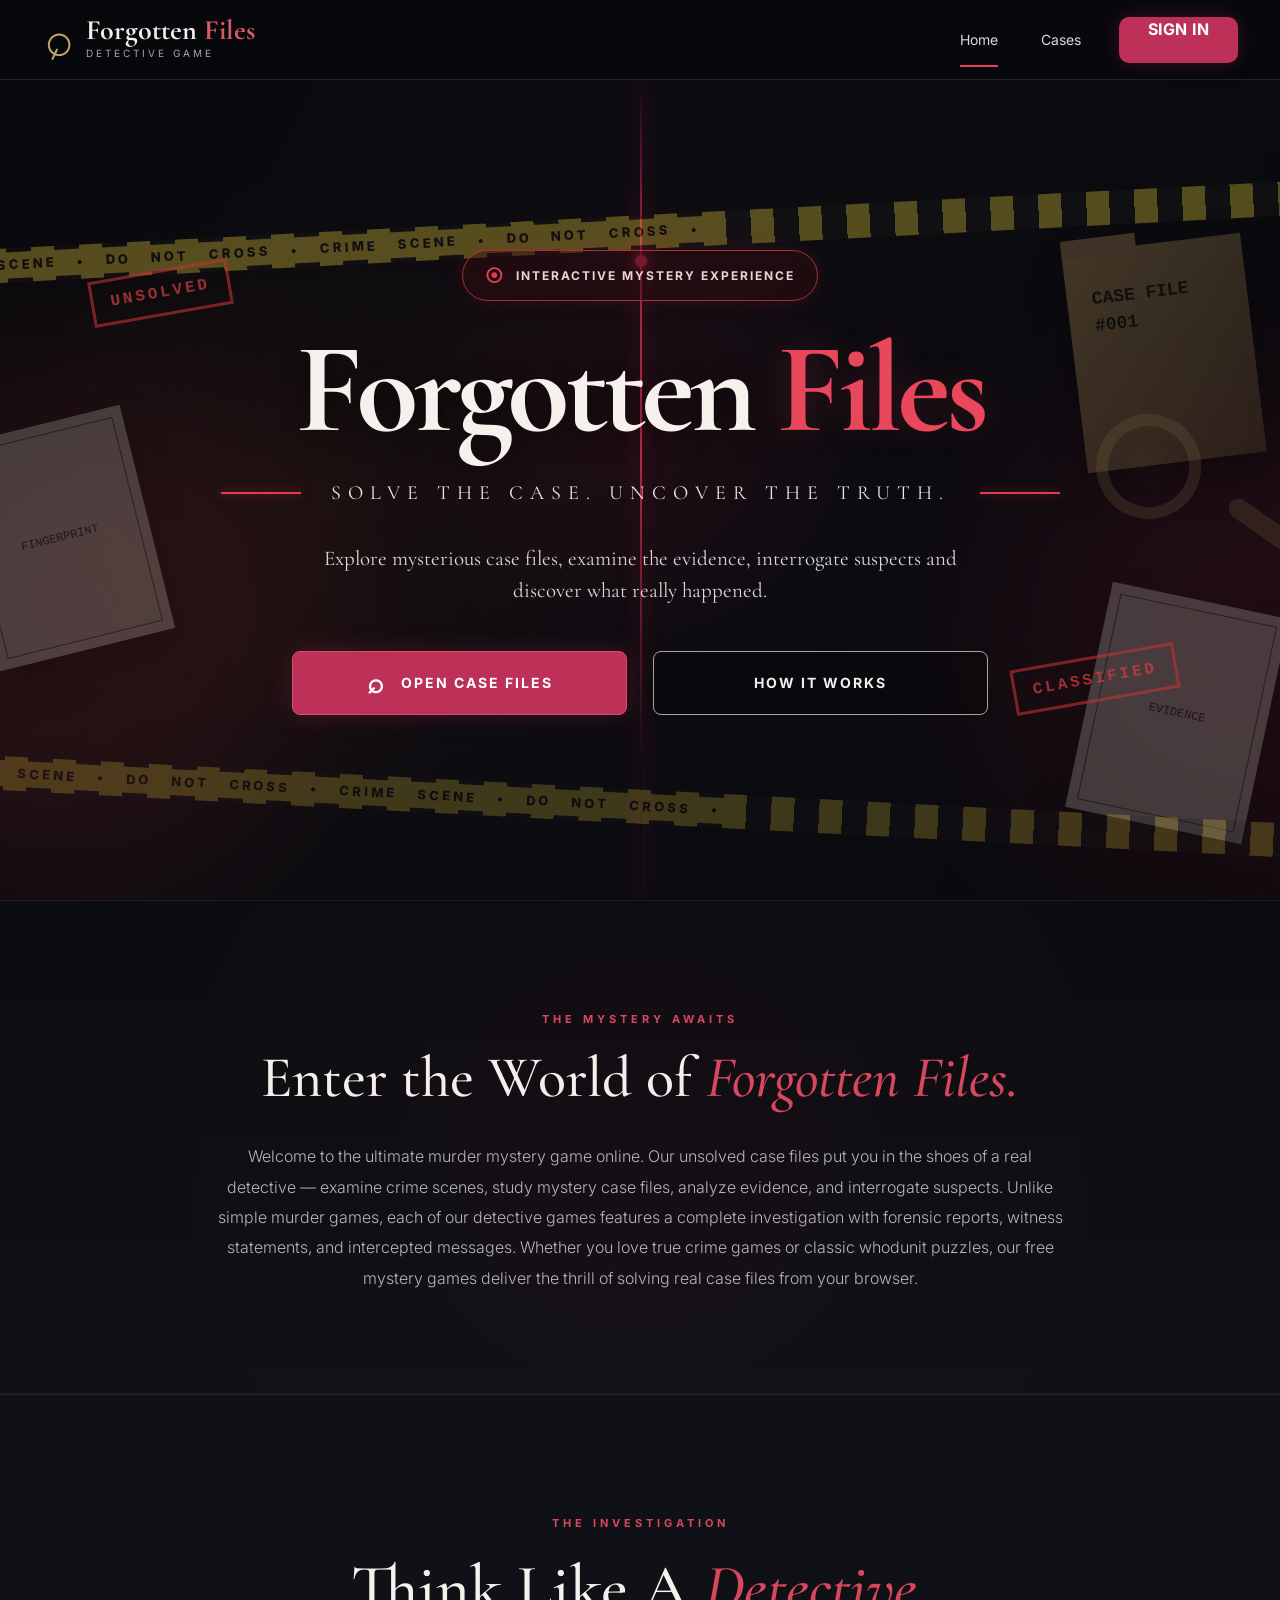
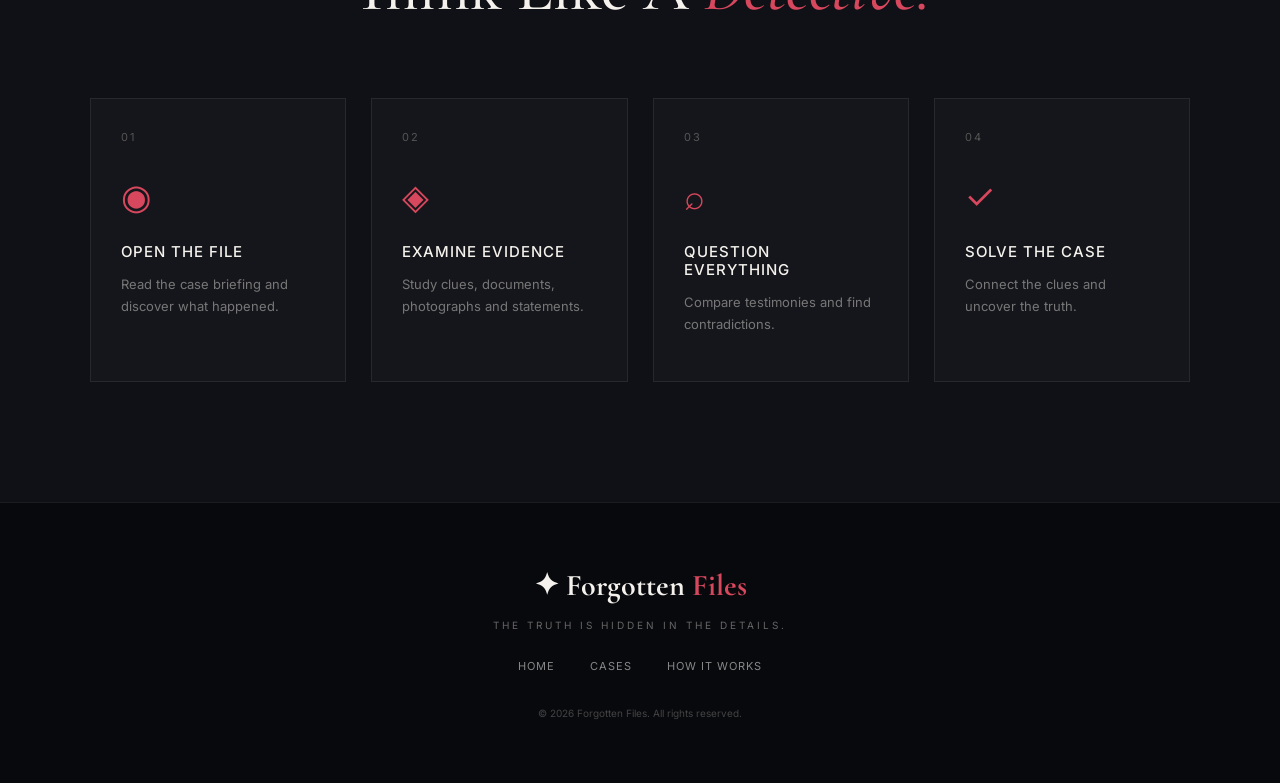
<file: index.html>
<!DOCTYPE html>
<html lang="en">

<head>

    <meta charset="UTF-8">

    <meta name="viewport" content="width=device-width, initial-scale=1.0">

    <title>Forgotten Files | Detective Game</title>

    <!-- Google Fonts -->
    <link rel="preconnect" href="https://fonts.googleapis.com">

    <link
        href="https://fonts.googleapis.com/css2?family=Cormorant+Garamond:wght@400;500;600;700&family=Inter:wght@300;400;500;600;700&display=swap"
        rel="stylesheet">

    <!-- Bootstrap -->
    <link
        href="https://cdn.jsdelivr.net/npm/bootstrap@5.3.3/dist/css/bootstrap.min.css"
        rel="stylesheet">

    <!-- Your CSS -->
    <link rel="stylesheet" href="style.css">

</head>


<body>


<!-- =====================================================
     NAVIGATION BAR
===================================================== -->

<header class="navbar">

    <div class="nav-left">

        <a href="index.html" class="logo">

            <span class="magnifying-glass">⌕</span>

            <div class="logo-text">

                <span class="logo-main">
                    Forgotten <b>Files</b>
                </span>

                <span class="logo-sub">
                    DETECTIVE GAME
                </span>

            </div>

        </a>

    </div>


<nav class="nav-links">

    <a href="index.html" class="active">
        Home
    </a>

    <a href="cases.html">
        Cases
    </a>

</nav>


<div class="nav-right">

    <a
        href="signin.html"
        class="signin-btn">

        SIGN IN

    </a>

</div>

</header>



<!-- =====================================================
     HERO SECTION
===================================================== -->

<main class="hero">


    <!-- Crime scene tape -->

    <div class="crime-tape tape-top">

        <span>
            CRIME SCENE • DO NOT CROSS • CRIME SCENE • DO NOT CROSS •
        </span>

    </div>


    <div class="crime-tape tape-bottom">

        <span>
            CRIME SCENE • DO NOT CROSS • CRIME SCENE • DO NOT CROSS •
        </span>

    </div>



    <!-- Background decorative elements -->

    <div class="red-glow glow-left"></div>

    <div class="red-glow glow-right"></div>


    <div class="vertical-light"></div>



    <!-- Evidence photos -->

    <div class="evidence-photo photo-left">

        <div class="photo-inner">
            FINGERPRINT
        </div>

    </div>


    <div class="evidence-photo photo-right">

        <div class="photo-inner">
            EVIDENCE
        </div>

    </div>



    <!-- Case file -->

    <div class="case-folder">

        CASE FILE
        <br>
        #001

    </div>



    <!-- UNSOLVED STAMP -->

    <div class="stamp unresolved">

        UNSOLVED

    </div>



    <!-- CLASSIFIED STAMP -->

    <div class="stamp classified">

        CLASSIFIED

    </div>



    <!-- Magnifying glass decoration -->

    <div class="magnifier">

        <div class="magnifier-glass"></div>

        <div class="magnifier-handle"></div>

    </div>



    <!-- =================================================
         MAIN HERO CONTENT
    ================================================= -->

    <div class="hero-content">


        <div class="hero-badge">

            <span class="target-icon">
                ⦿
            </span>

            INTERACTIVE MYSTERY EXPERIENCE

        </div>



        <h1>

            Forgotten
            <span>Files</span>

        </h1>



        <div class="hero-divider">

            <span></span>

            <p>
                SOLVE THE CASE. UNCOVER THE TRUTH.
            </p>

            <span></span>

        </div>



        <p class="hero-description">

            Explore mysterious case files, examine the evidence,
            interrogate suspects and discover what really happened.

        </p>



        <div class="hero-buttons">


            <a
                href="cases.html"
                class="primary-btn">

                <span class="search-icon">
                    ⌕
                </span>

                OPEN CASE FILES

            </a>



            <a
                href="#how-it-works"
                class="secondary-btn">

                HOW IT WORKS

            </a>

        </div>


    </div>


</main>

<!-- =====================================================
     ABOUT / INTRODUCTION
===================================================== -->

<section class="intro-section">

    <div class="intro-content">

        <p class="section-label">
            THE MYSTERY AWAITS
        </p>

        <h2>
            Enter the World of
            <i>Forgotten Files.</i>
        </h2>

        <p class="intro-text">

            Welcome to the ultimate murder mystery game online.
            Our unsolved case files put you in the shoes of a real
            detective — examine crime scenes, study mystery case
            files, analyze evidence, and interrogate suspects.

            Unlike simple murder games, each of our detective games
            features a complete investigation with forensic reports,
            witness statements, and intercepted messages.

            Whether you love true crime games or classic whodunit
            puzzles, our free mystery games deliver the thrill of
            solving real case files from your browser.

        </p>

    </div>

</section>

<!-- =====================================================
     HOW IT WORKS
===================================================== -->

<section
    class="how-section"
    id="how-it-works">

    <div class="container">

        <p class="section-label">
            THE INVESTIGATION
        </p>


        <h2>
            Think Like A
            <i>Detective.</i>
        </h2>


        <div class="steps">


            <div class="step">

                <div class="step-number">
                    01
                </div>

                <div class="step-icon">
                    ◉
                </div>

                <h3>
                    OPEN THE FILE
                </h3>

                <p>
                    Read the case briefing and
                    discover what happened.
                </p>

            </div>



            <div class="step">

                <div class="step-number">
                    02
                </div>

                <div class="step-icon">
                    ◈
                </div>

                <h3>
                    EXAMINE EVIDENCE
                </h3>

                <p>
                    Study clues, documents,
                    photographs and statements.
                </p>

            </div>



            <div class="step">

                <div class="step-number">
                    03
                </div>

                <div class="step-icon">
                    ⌕
                </div>

                <h3>
                    QUESTION EVERYTHING
                </h3>

                <p>
                    Compare testimonies and
                    find contradictions.
                </p>

            </div>



            <div class="step">

                <div class="step-number">
                    04
                </div>

                <div class="step-icon">
                    ✓
                </div>

                <h3>
                    SOLVE THE CASE
                </h3>

                <p>
                    Connect the clues and
                    uncover the truth.
                </p>

            </div>


        </div>

    </div>

</section>



<!-- =====================================================
     FOOTER
===================================================== -->

<footer>

    <div class="footer-logo">

        ✦ Forgotten <span>Files</span>

    </div>


    <p>
        THE TRUTH IS HIDDEN IN THE DETAILS.
    </p>


    <div class="footer-links">

        <a href="index.html">
            HOME
        </a>

        <a href="cases.html">
            CASES
        </a>

        <a href="#how-it-works">
            HOW IT WORKS
        </a>

    </div>


    <small>
        © 2026 Forgotten Files. All rights reserved.
    </small>

</footer>



<!-- JavaScript -->

<script src="script.js"></script>


</body>

</html>
</file>
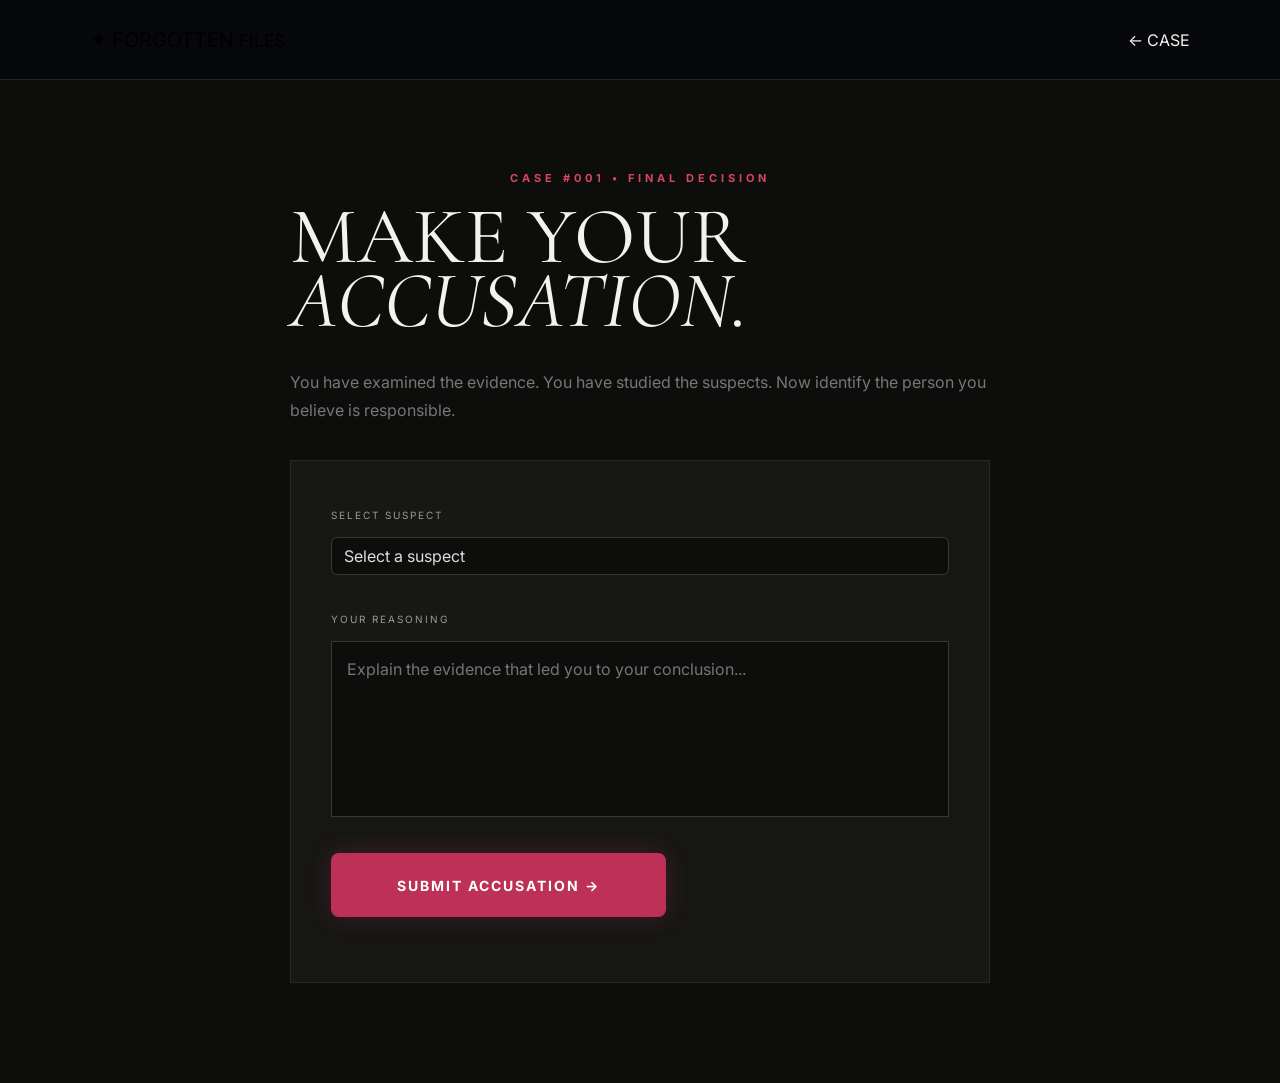
<file: accusation.html>
<!DOCTYPE html>

<html lang="en">

<head>

    <meta charset="UTF-8">

    <meta
        name="viewport"
        content="width=device-width, initial-scale=1.0">

    <title>Make Your Accusation | Forgotten Files</title>


    <link
        href="https://cdn.jsdelivr.net/npm/bootstrap@5.3.3/dist/css/bootstrap.min.css"
        rel="stylesheet">


    <link
        href="https://fonts.googleapis.com/css2?family=Cormorant+Garamond:wght@400;500;600&family=Inter:wght@300;400;500&display=swap"
        rel="stylesheet">


    <link
        rel="stylesheet"
        href="style.css">

</head>


<body>


<nav class="navbar fixed-top">

    <div class="container-fluid px-5">

        <a
            class="navbar-brand"
            href="index.html">

            ✦ FORGOTTEN

            <small>FILES</small>

        </a>


        <a
            href="case-001.html"
            class="nav-button">

            ← CASE

        </a>

    </div>

</nav>



<section
    style="
    min-height:100vh;
    padding-top:170px;
    padding-bottom:100px;
    background:#0d0d0c;
    ">

    <div class="container">

        <div
            style="
            max-width:700px;
            margin:auto;
            ">

            <p class="section-label">
                CASE #001 • FINAL DECISION
            </p>


            <h1
                style="
                font-family:'Cormorant Garamond';
                font-size:80px;
                font-weight:400;
                line-height:.8;
                ">

                MAKE YOUR
                <i>ACCUSATION.</i>

            </h1>


            <p
                style="
                color:#777;
                line-height:1.8;
                margin:35px 0;
                ">

                You have examined the evidence.
                You have studied the suspects.

                Now identify the person you believe
                is responsible.

            </p>



            <form
                id="accusationForm"
                onsubmit="return submitAccusation(event)"
                style="
                background:#171715;
                border:1px solid #292824;
                padding:40px;
                ">


                <label
                    for="suspect"
                    style="
                    color:#999;
                    font-size:10px;
                    letter-spacing:2px;
                    ">

                    SELECT SUSPECT

                </label>


                <select
                    id="suspect"
                    class="form-select"
                    style="
                    margin-top:12px;
                    margin-bottom:30px;
                    background:#0d0d0c;
                    color:#ddd;
                    border:1px solid #3a3833;
                    ">

                    <option value="">
                        Select a suspect
                    </option>

                    <option value="Victoria Ashford">
                        Victoria Ashford
                    </option>

                    <option value="Daniel Moore">
                        Daniel Moore
                    </option>

                    <option value="Michael Reed">
                        Michael Reed
                    </option>

                    <option value="Sophia Blake">
                        Sophia Blake
                    </option>

                    <option value="Thomas Green">
                        Thomas Green
                    </option>

                    <option value="Lucas Ashford">
                        Lucas Ashford
                    </option>

                </select>



                <label
                    for="reason"
                    style="
                    color:#999;
                    font-size:10px;
                    letter-spacing:2px;
                    ">

                    YOUR REASONING

                </label>


                <textarea
                    id="reason"
                    rows="6"
                    placeholder="Explain the evidence that led you to your conclusion..."
                    style="
                    width:100%;
                    margin-top:12px;
                    margin-bottom:30px;
                    padding:15px;
                    background:#0d0d0c;
                    color:#ddd;
                    border:1px solid #3a3833;
                    resize:none;
                    "></textarea>


                <button
                    type="submit"
                    class="primary-btn"
                    style="border:none;">

                    SUBMIT ACCUSATION →

                </button>


                <p
                    id="result"
                    style="
                    margin-top:25px;
                    color:#a79d8b;
                    "></p>


            </form>

        </div>

    </div>

</section>



<script>

function submitAccusation(event) {

    event.preventDefault();


    let suspect =
        document.getElementById(
            "suspect"
        ).value;


    let reason =
        document.getElementById(
            "reason"
        ).value.trim();


    let result =
        document.getElementById(
            "result"
        );


    if (suspect === "") {

        result.innerHTML =
            "⚠ Please select a suspect.";

        return false;

    }


    if (reason === "") {

        result.innerHTML =
            "⚠ Please provide your reasoning.";

        return false;

    }


    result.innerHTML =
        "✓ Your accusation has been recorded. The case file is being reviewed.";


    return false;

}

</script>


</body>

</html>
</file>
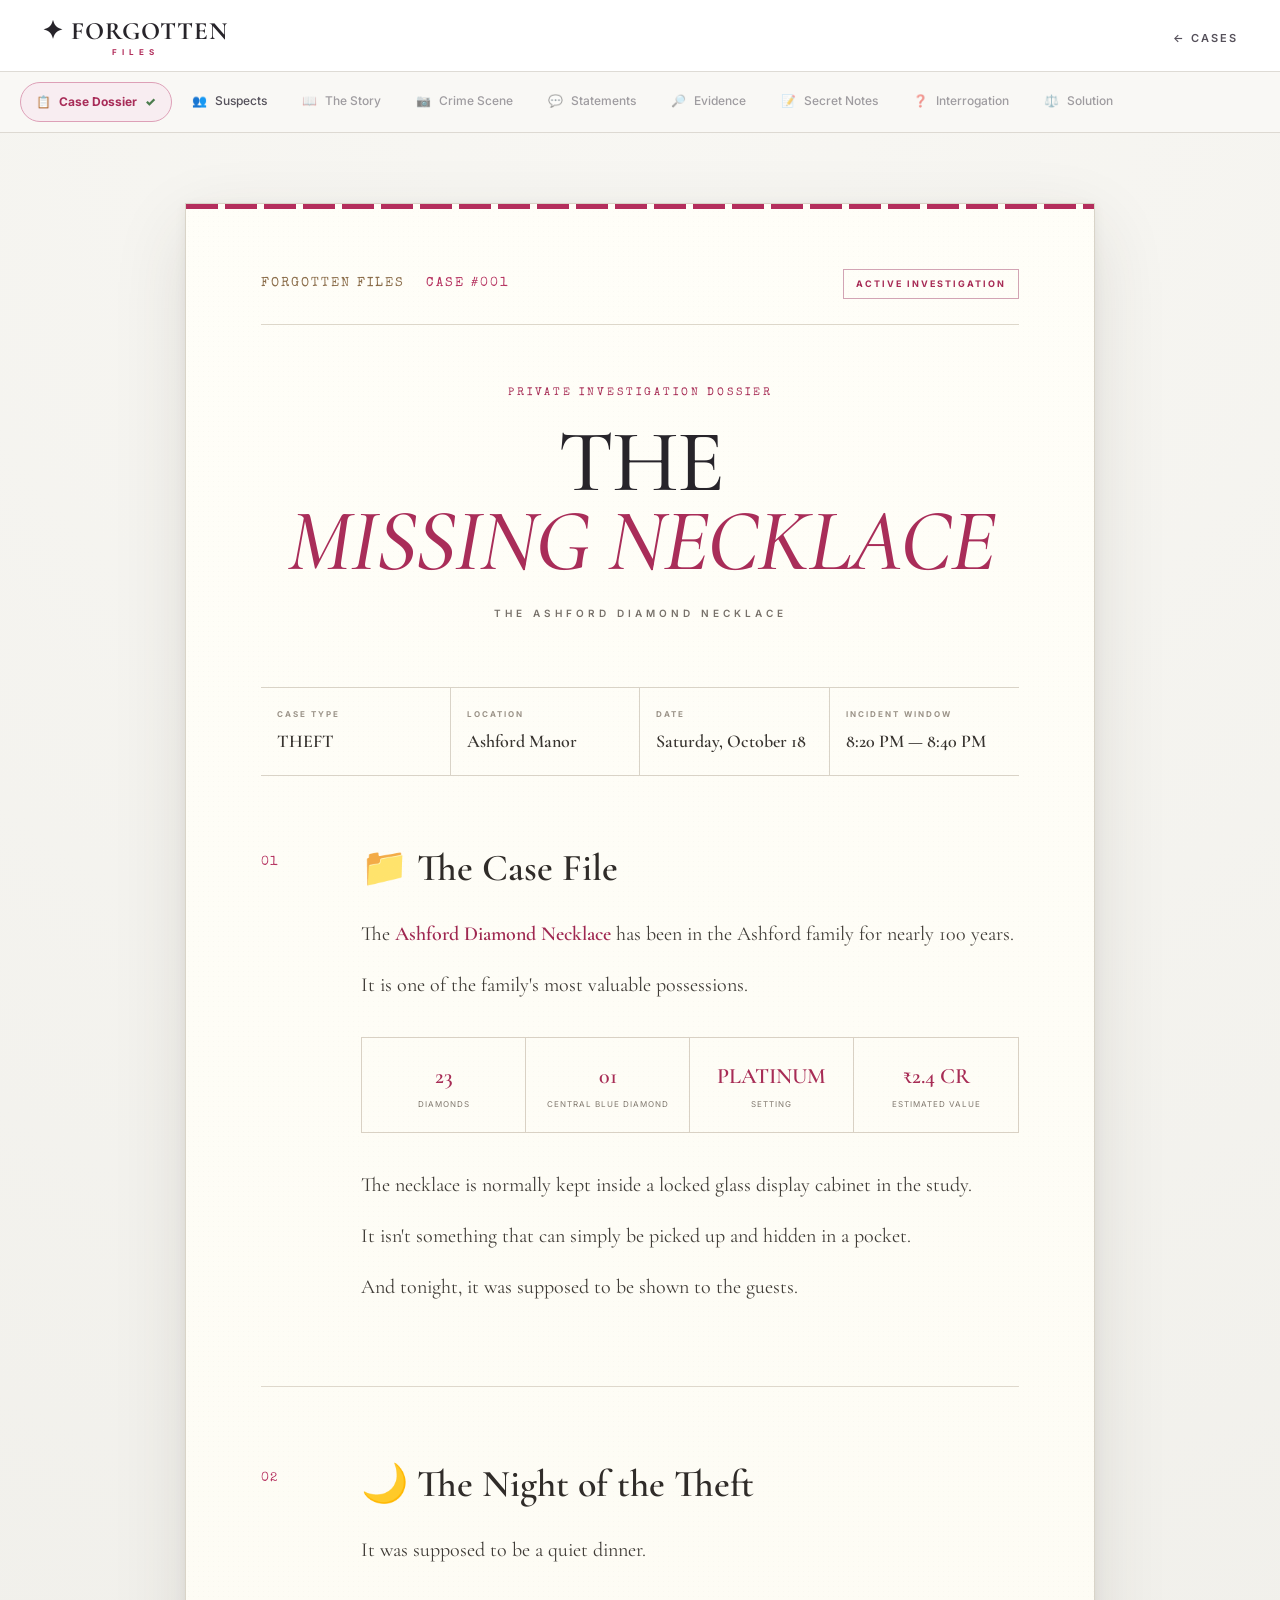
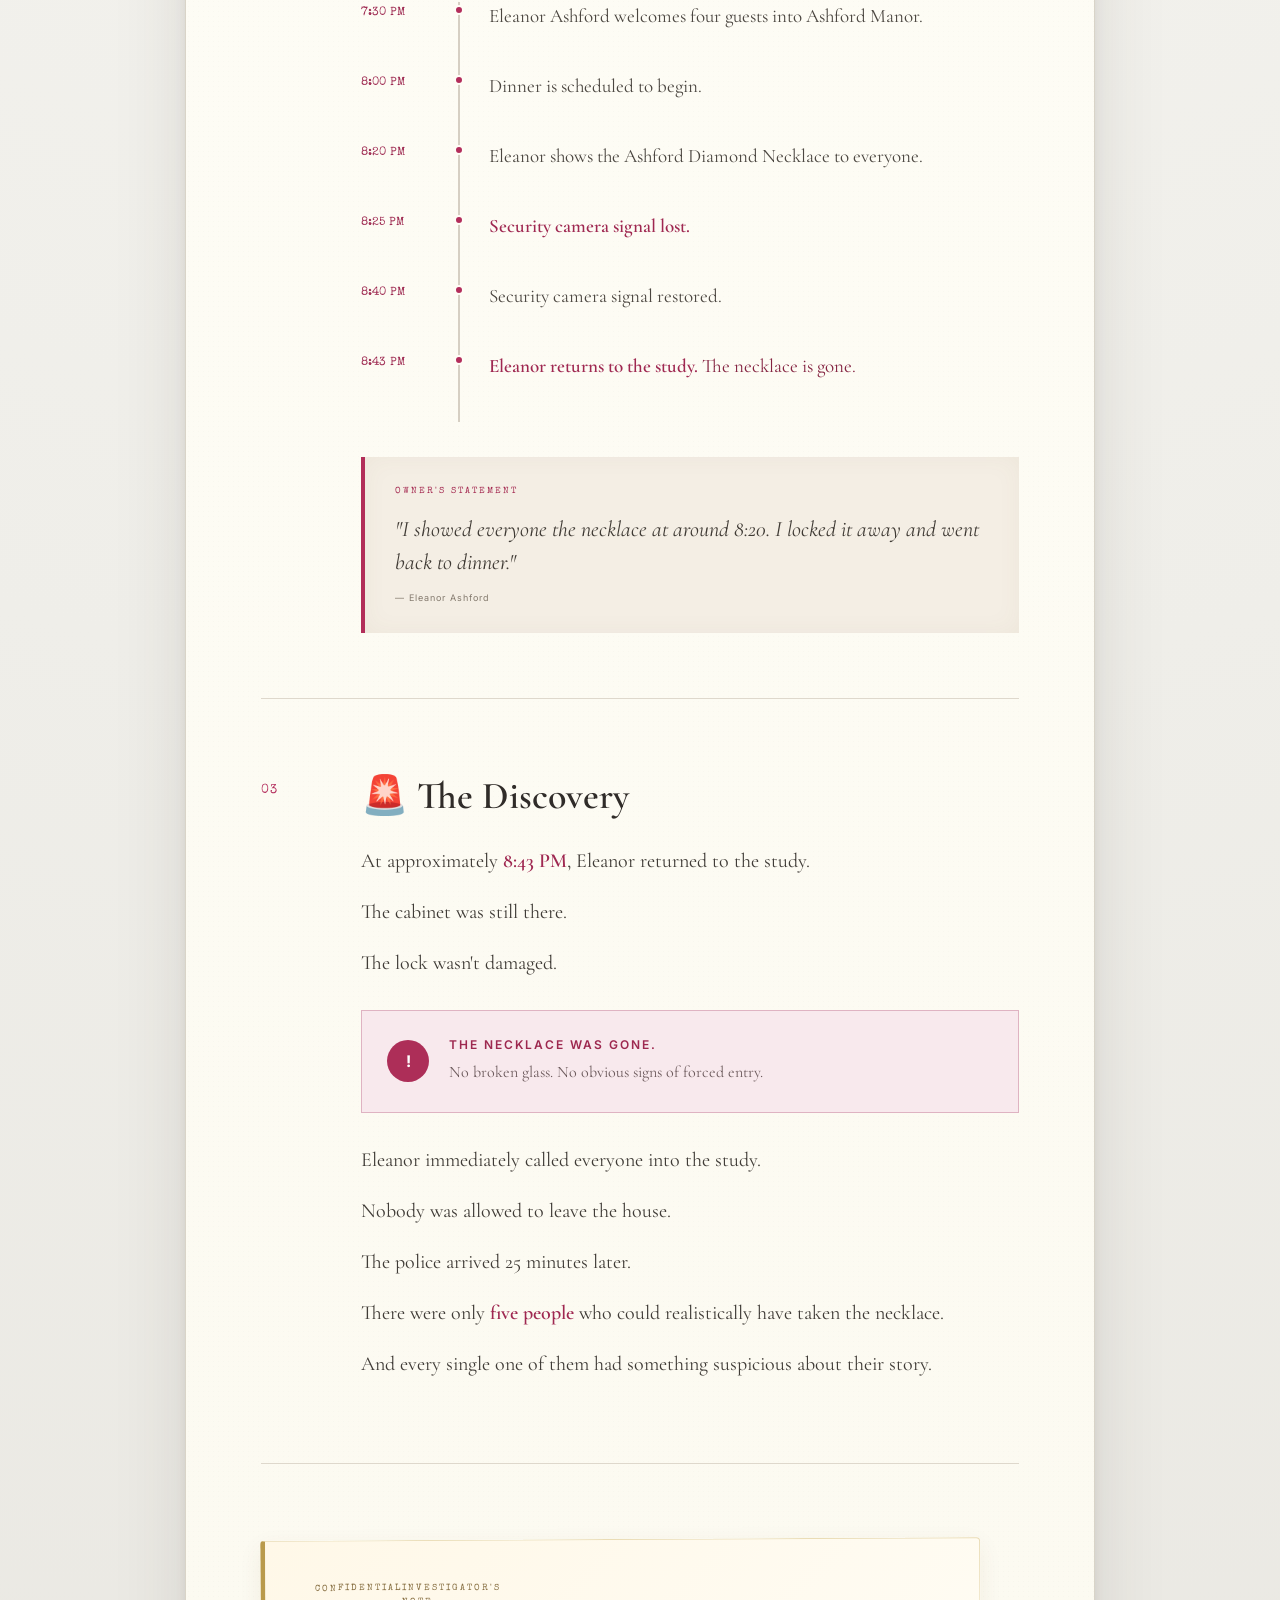
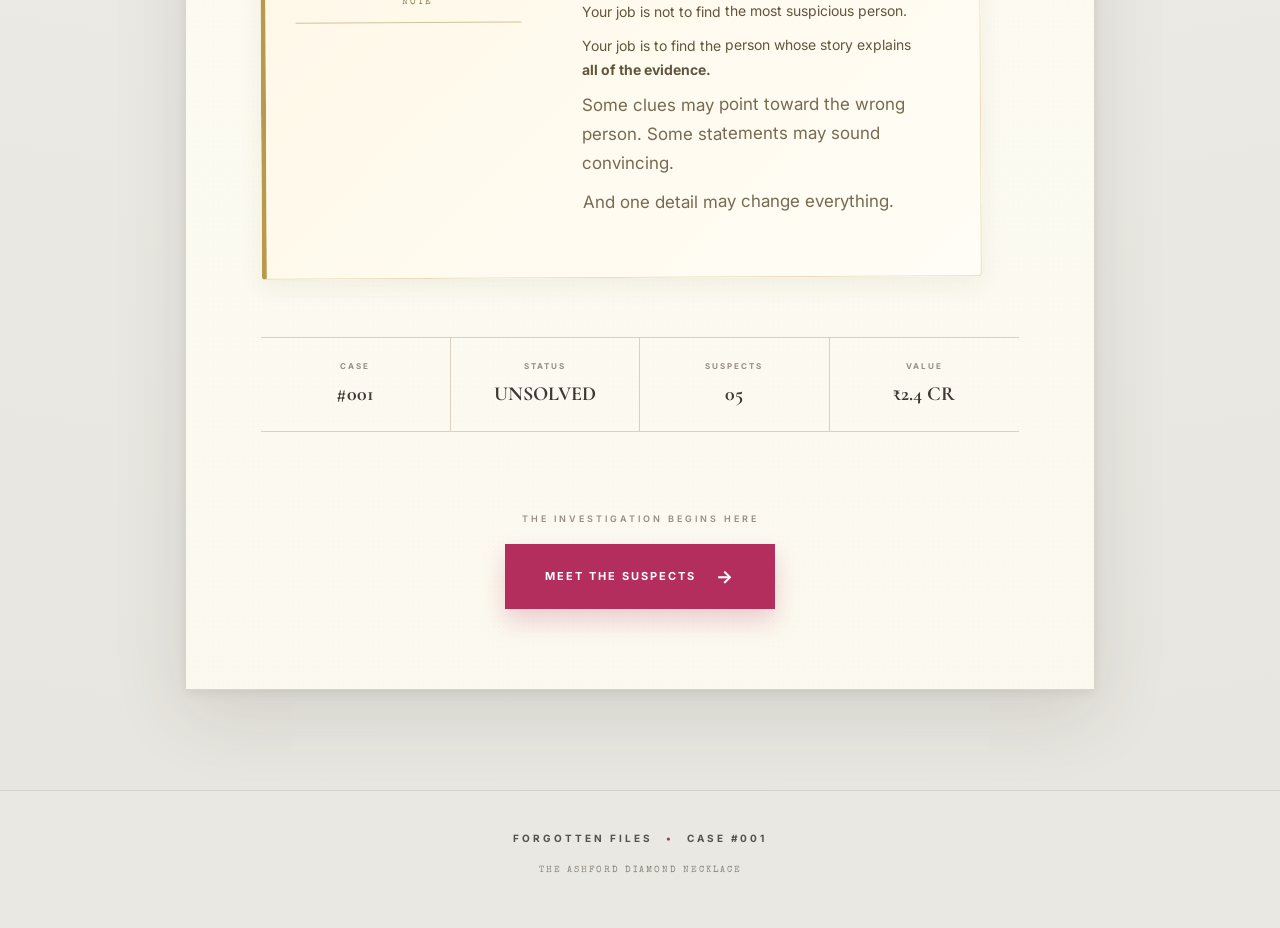
<file: case-001.html>
<!DOCTYPE html>
<html lang="en">

<head>

    <meta charset="UTF-8">

    <meta
        name="viewport"
        content="width=device-width, initial-scale=1.0">

    <title>Case #001 — The Missing Necklace | Forgotten Files</title>


    <!-- Bootstrap -->
    <link
        href="https://cdn.jsdelivr.net/npm/bootstrap@5.3.3/dist/css/bootstrap.min.css"
        rel="stylesheet">


    <!-- Google Fonts -->
    <link
        href="https://fonts.googleapis.com/css2?family=Cormorant+Garamond:wght@400;500;600;700&family=Inter:wght@300;400;500;600&family=Special+Elite&display=swap"
        rel="stylesheet">


    <!-- Main CSS -->
    <link
        rel="stylesheet"
        href="style.css">

</head>


<body class="case-file-page">


<!-- ==========================================
     TOP NAVIGATION
========================================== -->

<nav class="case-navbar">

    <div class="case-nav-left">

        <a
            href="index.html"
            class="case-brand">

            ✦ FORGOTTEN
            <small>FILES</small>

        </a>

    </div>


    <div class="case-nav-right">

        <a
            href="cases.html"
            class="case-nav-link">

            ← CASES

        </a>

    </div>

</nav>



<!-- ==========================================
     CASE PROGRESS NAVIGATION
========================================== -->

<div class="case-progress">

    <a
        href="case-001.html"
        class="progress-item active">

        <span>📋</span>
        Case Dossier
        <b>✓</b>

    </a>


    <a
        href="suspects.html"
        class="progress-item">

        <span>👥</span>
        Suspects

    </a>


    <span class="progress-item locked">

        <span>📖</span>
        The Story

    </span>


    <span class="progress-item locked">

        <span>📷</span>
        Crime Scene

    </span>


    <span class="progress-item locked">

        <span>💬</span>
        Statements

    </span>


    <span class="progress-item locked">

        <span>🔎</span>
        Evidence

    </span>


    <span class="progress-item locked">

        <span>📝</span>
        Secret Notes

    </span>


    <span class="progress-item locked">

        <span>❓</span>
        Interrogation

    </span>


    <span class="progress-item locked">

        <span>⚖️</span>
        Solution

    </span>

</div>



<!-- ==========================================
     MAIN CASE FILE
========================================== -->

<main class="case-file-main">


    <div class="case-paper">


        <!-- FILE HEADER -->

        <div class="case-file-top">

            <div class="case-file-number">

                FORGOTTEN FILES
                <span>CASE #001</span>

            </div>


            <div class="case-status">

                ACTIVE INVESTIGATION

            </div>

        </div>



        <!-- TITLE -->

        <header class="case-heading">

            <p class="case-classification">
                PRIVATE INVESTIGATION DOSSIER
            </p>


            <h1>
                THE
                <em>MISSING NECKLACE</em>
            </h1>


            <p class="case-heading-subtitle">
                THE ASHFORD DIAMOND NECKLACE
            </p>

        </header>



        <!-- CASE DETAILS -->

        <section class="case-details-grid">


            <div class="case-detail">

                <span>CASE TYPE</span>

                <strong>THEFT</strong>

            </div>


            <div class="case-detail">

                <span>LOCATION</span>

                <strong>Ashford Manor</strong>

            </div>


            <div class="case-detail">

                <span>DATE</span>

                <strong>Saturday, October 18</strong>

            </div>


            <div class="case-detail">

                <span>INCIDENT WINDOW</span>

                <strong>8:20 PM — 8:40 PM</strong>

            </div>


        </section>



        <!-- ==========================================
             THE CASE FILE
        =========================================== -->

        <section class="dossier-section">

            <div class="section-number">
                01
            </div>


            <div class="section-content">

                <h2>📁 The Case File</h2>


                <p>
                    The
                    <strong>Ashford Diamond Necklace</strong>
                    has been in the Ashford family for nearly
                    100 years.
                </p>


                <p>
                    It is one of the family's most valuable
                    possessions.
                </p>


                <div class="necklace-details">

                    <div>
                        <strong>23</strong>
                        <span>Diamonds</span>
                    </div>


                    <div>
                        <strong>01</strong>
                        <span>Central Blue Diamond</span>
                    </div>


                    <div>
                        <strong>PLATINUM</strong>
                        <span>Setting</span>
                    </div>


                    <div>
                        <strong>₹2.4 CR</strong>
                        <span>Estimated Value</span>
                    </div>

                </div>


                <p>
                    The necklace is normally kept inside a
                    locked glass display cabinet in the study.
                </p>


                <p>
                    It isn't something that can simply be
                    picked up and hidden in a pocket.
                </p>


                <p>
                    And tonight, it was supposed to be shown
                    to the guests.
                </p>

            </div>

        </section>



        <!-- ==========================================
             NIGHT OF THE THEFT
        =========================================== -->

        <section class="dossier-section">

            <div class="section-number">
                02
            </div>


            <div class="section-content">

                <h2>🌙 The Night of the Theft</h2>


                <p>
                    It was supposed to be a quiet dinner.
                </p>


                <div class="case-timeline">


                    <div class="timeline-row">

                        <div class="timeline-time">
                            7:30 PM
                        </div>

                        <div class="timeline-line"></div>

                        <div class="timeline-event">

                            Eleanor Ashford welcomes
                            four guests into Ashford Manor.

                        </div>

                    </div>


                    <div class="timeline-row">

                        <div class="timeline-time">
                            8:00 PM
                        </div>

                        <div class="timeline-line"></div>

                        <div class="timeline-event">

                            Dinner is scheduled to begin.

                        </div>

                    </div>


                    <div class="timeline-row">

                        <div class="timeline-time">
                            8:20 PM
                        </div>

                        <div class="timeline-line"></div>

                        <div class="timeline-event">

                            Eleanor shows the Ashford Diamond
                            Necklace to everyone.

                        </div>

                    </div>


                    <div class="timeline-row warning">

                        <div class="timeline-time">
                            8:25 PM
                        </div>

                        <div class="timeline-line"></div>

                        <div class="timeline-event">

                            <strong>
                                Security camera signal lost.
                            </strong>

                        </div>

                    </div>


                    <div class="timeline-row">

                        <div class="timeline-time">
                            8:40 PM
                        </div>

                        <div class="timeline-line"></div>

                        <div class="timeline-event">

                            Security camera signal restored.

                        </div>

                    </div>


                    <div class="timeline-row critical">

                        <div class="timeline-time">
                            8:43 PM
                        </div>

                        <div class="timeline-line"></div>

                        <div class="timeline-event">

                            <strong>
                                Eleanor returns to the study.
                            </strong>

                            The necklace is gone.

                        </div>

                    </div>


                </div>


                <div class="statement-box">

                    <span>OWNER'S STATEMENT</span>

                    <p>
                        "I showed everyone the necklace at
                        around 8:20. I locked it away and
                        went back to dinner."
                    </p>

                    <small>
                        — Eleanor Ashford
                    </small>

                </div>

            </div>

        </section>



        <!-- ==========================================
             THE DISCOVERY
        =========================================== -->

        <section class="dossier-section">

            <div class="section-number">
                03
            </div>


            <div class="section-content">

                <h2>🚨 The Discovery</h2>


                <p>
                    At approximately
                    <strong>8:43 PM</strong>,
                    Eleanor returned to the study.
                </p>


                <p>
                    The cabinet was still there.
                </p>


                <p>
                    The lock wasn't damaged.
                </p>


                <div class="discovery-warning">

                    <span class="warning-icon">!</span>

                    <div>

                        <strong>
                            THE NECKLACE WAS GONE.
                        </strong>

                        <p>
                            No broken glass.
                            No obvious signs of forced entry.
                        </p>

                    </div>

                </div>


                <p>
                    Eleanor immediately called everyone
                    into the study.
                </p>


                <p>
                    Nobody was allowed to leave the house.
                </p>


                <p>
                    The police arrived 25 minutes later.
                </p>


                <p>
                    There were only
                    <strong>five people</strong>
                    who could realistically have taken
                    the necklace.
                </p>


                <p>
                    And every single one of them had
                    something suspicious about their story.
                </p>

            </div>

        </section>



        <!-- ==========================================
             INVESTIGATOR'S NOTE
        =========================================== -->

        <section class="investigator-note">


            <div class="note-header">

                <span>CONFIDENTIAL</span>

                <span>INVESTIGATOR'S NOTE</span>

            </div>


            <div class="note-body">

                <p>
                    Your job is not to find the most
                    suspicious person.
                </p>


                <p>
                    Your job is to find the person whose
                    story explains
                    <strong>all of the evidence.</strong>
                </p>


                <p class="note-small">
                    Some clues may point toward the wrong
                    person. Some statements may sound
                    convincing.
                </p>


                <p class="note-small">
                    And one detail may change everything.
                </p>

            </div>

        </section>



        <!-- ==========================================
             CASE SUMMARY
        =========================================== -->

        <section class="case-summary">

            <div>

                <span>CASE</span>

                <strong>#001</strong>

            </div>


            <div>

                <span>STATUS</span>

                <strong>UNSOLVED</strong>

            </div>


            <div>

                <span>SUSPECTS</span>

                <strong>05</strong>

            </div>


            <div>

                <span>VALUE</span>

                <strong>₹2.4 CR</strong>

            </div>

        </section>



        <!-- ==========================================
             NEXT BUTTON
        =========================================== -->

        <div class="case-next">

            <p>
                THE INVESTIGATION BEGINS HERE
            </p>


            <a
                href="suspects.html"
                class="case-primary-button">

                MEET THE SUSPECTS
                <span>→</span>

            </a>

        </div>


    </div>

</main>



<!-- ==========================================
     FOOTER
========================================== -->

<footer class="case-footer">

    <p>
        FORGOTTEN FILES
        <span>•</span>
        CASE #001
    </p>

    <small>
        THE ASHFORD DIAMOND NECKLACE
    </small>

</footer>


</body>

</html>
</file>
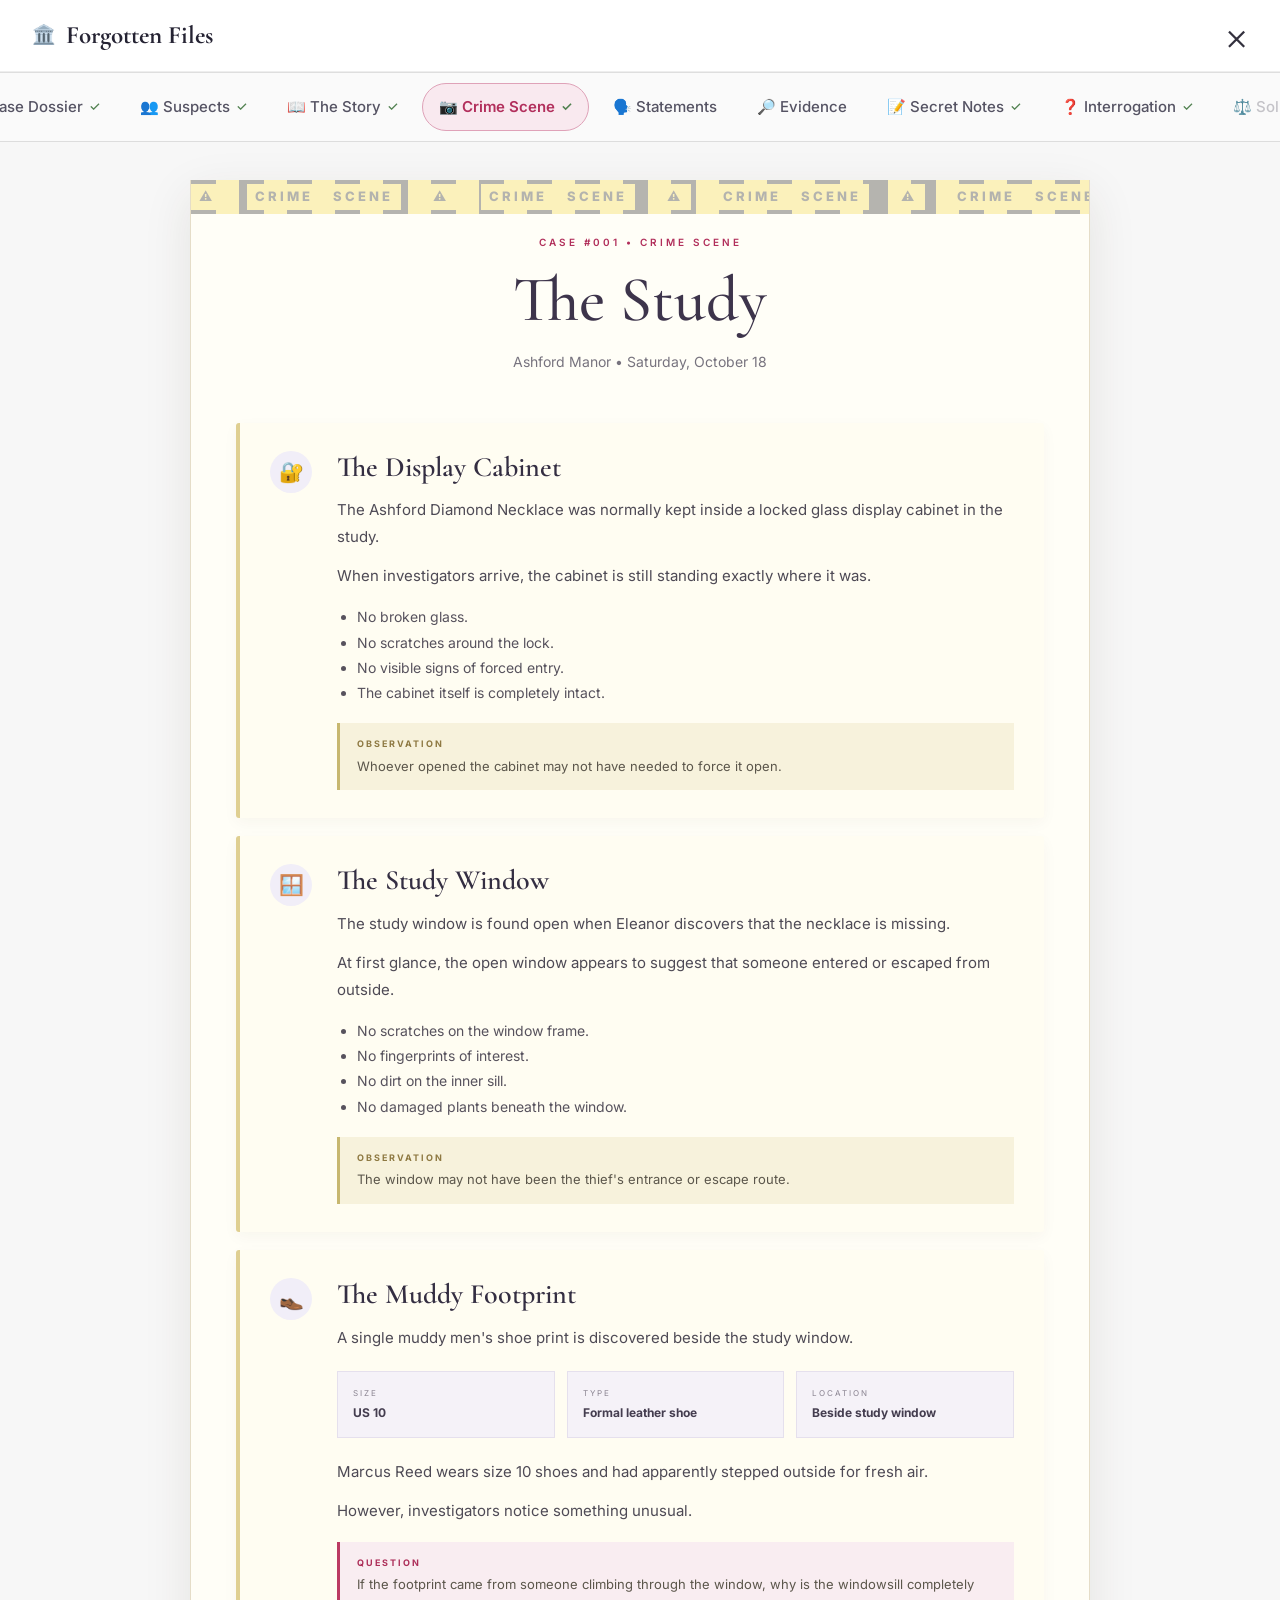
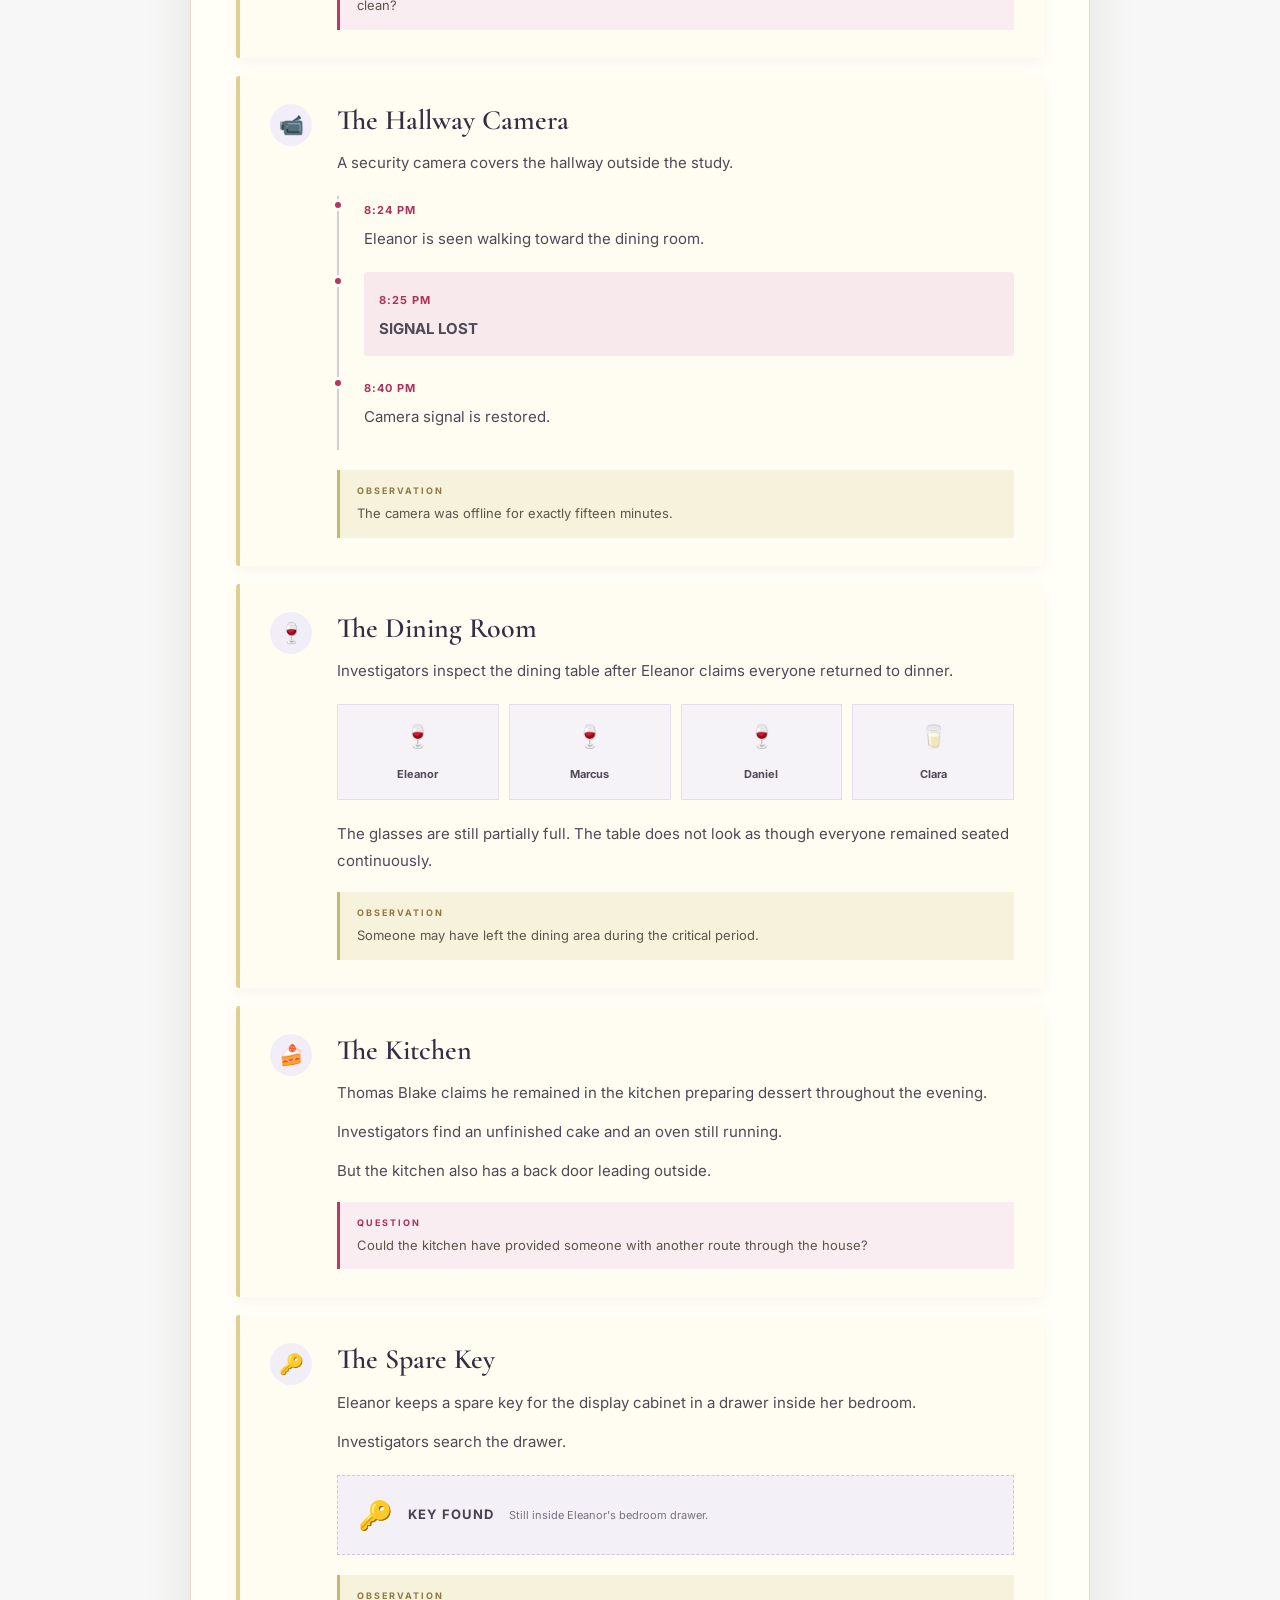
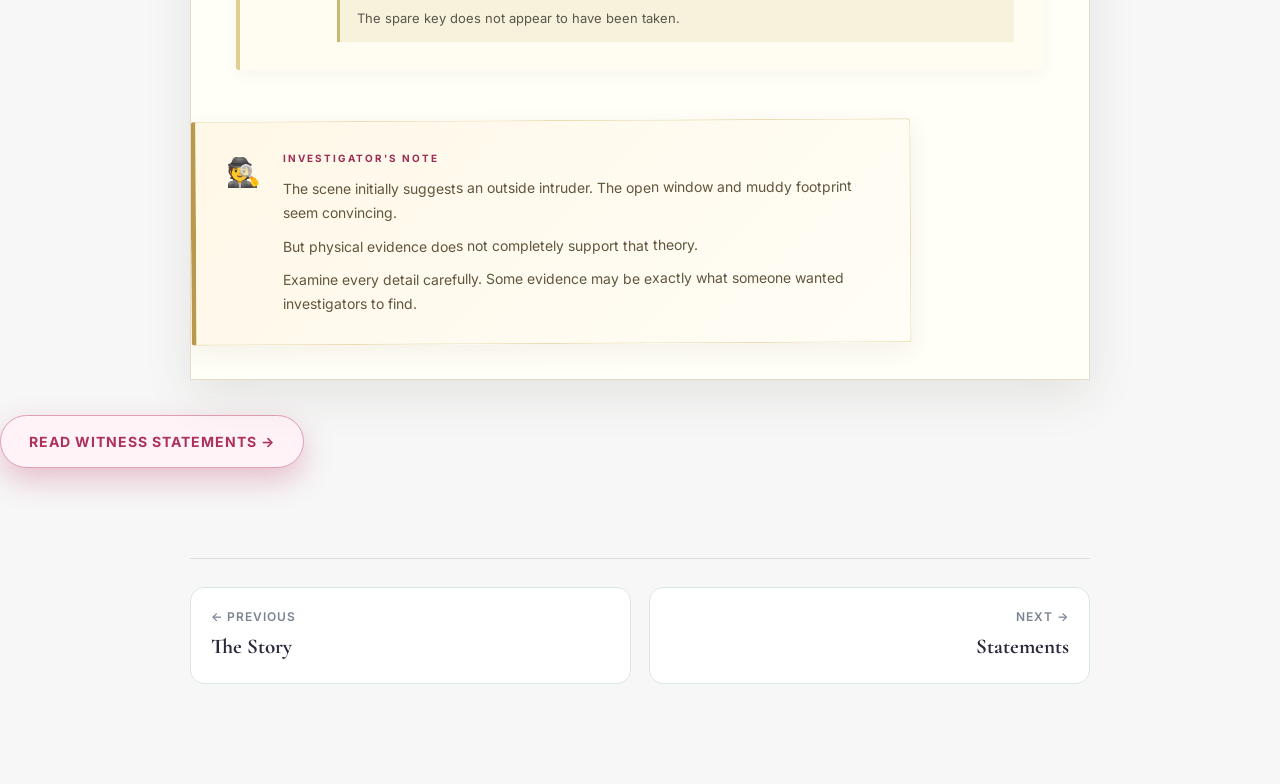
<file: crime-scene.html>
<!DOCTYPE html>
<html lang="en">

<head>

    <meta charset="UTF-8">

    <meta
        name="viewport"
        content="width=device-width, initial-scale=1.0">

    <title>Crime Scene | Forgotten Files</title>


    <!-- Google Fonts -->
    <link
        href="https://fonts.googleapis.com/css2?family=Cormorant+Garamond:wght@400;500;600;700&family=Inter:wght@300;400;500;600;700&display=swap"
        rel="stylesheet">


    <!-- Bootstrap -->
    <link
        href="https://cdn.jsdelivr.net/npm/bootstrap@5.3.3/dist/css/bootstrap.min.css"
        rel="stylesheet">


    <!-- Main CSS -->
    <link
        rel="stylesheet"
        href="style.css">

</head>


<body class="investigation-page">


<!-- =====================================================
     TOP HEADER
===================================================== -->

<header class="investigation-header">

    <div class="investigation-brand">

        <span class="brand-icon">🏛️</span>

        <span>Forgotten Files</span>

    </div>


    <a
        href="index.html"
        class="close-case">

        ×

    </a>

</header>



<!-- =====================================================
     CASE NAVIGATION
===================================================== -->

<nav class="case-navigation">

    <a href="case-001.html">
        📋 Case Dossier
        <span>✓</span>
    </a>


    <a href="suspects.html">
        👥 Suspects
        <span>✓</span>
    </a>


    <a href="story.html">
        📖 The Story
        <span>✓</span>
    </a>


    <a
        href="crime-scene.html"
        class="active">

        📷 Crime Scene
        <span>✓</span>

    </a>


    <a href="statements.html">
        🗣️ Statements
    </a>


    <a href="evidence.html">
        🔎 Evidence
    </a>


    <a href="secret-notes.html">
        📝 Secret Notes
        <span>✓</span>
    </a>


    <a href="interrogation.html">
        ❓ Interrogation
        <span>✓</span>
    </a>


    <a
        href="solution.html"
        class="locked">

        ⚖️ Solution

    </a>

</nav>



<!-- =====================================================
     MAIN CONTENT
===================================================== -->

<main class="crime-scene-page">


    <!-- =================================================
         CASE SHEET
    ================================================== -->

    <section class="crime-scene-sheet">


        <!-- Warning Tape -->

        <div class="crime-tape">

            <span>⚠</span>
            <span>CRIME SCENE</span>
            <span>⚠</span>
            <span>CRIME SCENE</span>
            <span>⚠</span>
            <span>CRIME SCENE</span>
            <span>⚠</span>
            <span>CRIME SCENE</span>
            <span>⚠</span>
            <span>CRIME SCENE</span>

        </div>



        <!-- Page Heading -->

        <div class="crime-scene-heading">

            <p class="case-label">
                CASE #001 • CRIME SCENE
            </p>

            <h1>
                The Study
            </h1>

            <p>
                Ashford Manor • Saturday, October 18
            </p>

        </div>



        <!-- =================================================
             SCENE 01
        ================================================== -->

        <article class="scene-evidence">

            <div class="scene-icon">
                🔐
            </div>


            <div class="scene-content">

                <h2>
                    The Display Cabinet
                </h2>


                <p>
                    The Ashford Diamond Necklace was normally kept
                    inside a locked glass display cabinet in the study.
                </p>


                <p>
                    When investigators arrive, the cabinet is still
                    standing exactly where it was.
                </p>


                <ul>

                    <li>
                        No broken glass.
                    </li>

                    <li>
                        No scratches around the lock.
                    </li>

                    <li>
                        No visible signs of forced entry.
                    </li>

                    <li>
                        The cabinet itself is completely intact.
                    </li>

                </ul>


                <div class="scene-note">

                    <strong>OBSERVATION</strong>

                    <span>
                        Whoever opened the cabinet may not have
                        needed to force it open.
                    </span>

                </div>

            </div>

        </article>



        <!-- =================================================
             SCENE 02
        ================================================== -->

        <article class="scene-evidence">

            <div class="scene-icon">
                🪟
            </div>


            <div class="scene-content">

                <h2>
                    The Study Window
                </h2>


                <p>
                    The study window is found open when Eleanor
                    discovers that the necklace is missing.
                </p>


                <p>
                    At first glance, the open window appears to
                    suggest that someone entered or escaped from
                    outside.
                </p>


                <ul>

                    <li>
                        No scratches on the window frame.
                    </li>

                    <li>
                        No fingerprints of interest.
                    </li>

                    <li>
                        No dirt on the inner sill.
                    </li>

                    <li>
                        No damaged plants beneath the window.
                    </li>

                </ul>


                <div class="scene-note">

                    <strong>OBSERVATION</strong>

                    <span>
                        The window may not have been the thief's
                        entrance or escape route.
                    </span>

                </div>

            </div>

        </article>



        <!-- =================================================
             SCENE 03
        ================================================== -->

        <article class="scene-evidence">

            <div class="scene-icon">
                👞
            </div>


            <div class="scene-content">

                <h2>
                    The Muddy Footprint
                </h2>


                <p>
                    A single muddy men's shoe print is discovered
                    beside the study window.
                </p>


                <div class="evidence-grid">

                    <div>

                        <span class="evidence-label">
                            SIZE
                        </span>

                        <strong>
                            US 10
                        </strong>

                    </div>


                    <div>

                        <span class="evidence-label">
                            TYPE
                        </span>

                        <strong>
                            Formal leather shoe
                        </strong>

                    </div>


                    <div>

                        <span class="evidence-label">
                            LOCATION
                        </span>

                        <strong>
                            Beside study window
                        </strong>

                    </div>

                </div>


                <p>
                    Marcus Reed wears size 10 shoes and had
                    apparently stepped outside for fresh air.
                </p>


                <p>
                    However, investigators notice something
                    unusual.
                </p>


                <div class="scene-note warning-note">

                    <strong>QUESTION</strong>

                    <span>
                        If the footprint came from someone climbing
                        through the window, why is the windowsill
                        completely clean?
                    </span>

                </div>

            </div>

        </article>



        <!-- =================================================
             SCENE 04
        ================================================== -->

        <article class="scene-evidence">

            <div class="scene-icon">
                📹
            </div>


            <div class="scene-content">

                <h2>
                    The Hallway Camera
                </h2>


                <p>
                    A security camera covers the hallway outside
                    the study.
                </p>


                <div class="camera-timeline">

                    <div class="camera-event">

                        <span>
                            8:24 PM
                        </span>

                        <p>
                            Eleanor is seen walking toward the
                            dining room.
                        </p>

                    </div>


                    <div class="camera-event camera-offline">

                        <span>
                            8:25 PM
                        </span>

                        <p>
                            <strong>
                                SIGNAL LOST
                            </strong>
                        </p>

                    </div>


                    <div class="camera-event">

                        <span>
                            8:40 PM
                        </span>

                        <p>
                            Camera signal is restored.
                        </p>

                    </div>

                </div>


                <div class="scene-note">

                    <strong>OBSERVATION</strong>

                    <span>
                        The camera was offline for exactly
                        fifteen minutes.
                    </span>

                </div>

            </div>

        </article>



        <!-- =================================================
             SCENE 05
        ================================================== -->

        <article class="scene-evidence">

            <div class="scene-icon">
                🍷
            </div>


            <div class="scene-content">

                <h2>
                    The Dining Room
                </h2>


                <p>
                    Investigators inspect the dining table after
                    Eleanor claims everyone returned to dinner.
                </p>


                <div class="glass-display">

                    <div class="glass-item">

                        <span>🍷</span>

                        <strong>
                            Eleanor
                        </strong>

                    </div>


                    <div class="glass-item">

                        <span>🍷</span>

                        <strong>
                            Marcus
                        </strong>

                    </div>


                    <div class="glass-item">

                        <span>🍷</span>

                        <strong>
                            Daniel
                        </strong>

                    </div>


                    <div class="glass-item">

                        <span>🥛</span>

                        <strong>
                            Clara
                        </strong>

                    </div>

                </div>


                <p>
                    The glasses are still partially full.
                    The table does not look as though everyone
                    remained seated continuously.
                </p>


                <div class="scene-note">

                    <strong>OBSERVATION</strong>

                    <span>
                        Someone may have left the dining area
                        during the critical period.
                    </span>

                </div>

            </div>

        </article>



        <!-- =================================================
             SCENE 06
        ================================================== -->

        <article class="scene-evidence">

            <div class="scene-icon">
                🍰
            </div>


            <div class="scene-content">

                <h2>
                    The Kitchen
                </h2>


                <p>
                    Thomas Blake claims he remained in the kitchen
                    preparing dessert throughout the evening.
                </p>


                <p>
                    Investigators find an unfinished cake and an
                    oven still running.
                </p>


                <p>
                    But the kitchen also has a back door leading
                    outside.
                </p>


                <div class="scene-note warning-note">

                    <strong>QUESTION</strong>

                    <span>
                        Could the kitchen have provided someone
                        with another route through the house?
                    </span>

                </div>

            </div>

        </article>



        <!-- =================================================
             SCENE 07
        ================================================== -->

        <article class="scene-evidence">

            <div class="scene-icon">
                🔑
            </div>


            <div class="scene-content">

                <h2>
                    The Spare Key
                </h2>


                <p>
                    Eleanor keeps a spare key for the display
                    cabinet in a drawer inside her bedroom.
                </p>


                <p>
                    Investigators search the drawer.
                </p>


                <div class="key-result">

                    <span>
                        🔑
                    </span>

                    <strong>
                        KEY FOUND
                    </strong>

                    <small>
                        Still inside Eleanor's bedroom drawer.
                    </small>

                </div>


                <div class="scene-note">

                    <strong>OBSERVATION</strong>

                    <span>
                        The spare key does not appear to have been
                        taken.
                    </span>

                </div>

            </div>

        </article>



        <!-- =================================================
             INVESTIGATOR'S NOTE
        ================================================== -->

        <section class="investigator-note">

            <span class="note-icon">
                🕵️
            </span>


            <div>

                <p class="note-title">
                    INVESTIGATOR'S NOTE
                </p>


                <p>
                    The scene initially suggests an outside
                    intruder. The open window and muddy footprint
                    seem convincing.
                </p>


                <p>
                    But physical evidence does not completely
                    support that theory.
                </p>


                <p>
                    Examine every detail carefully. Some evidence
                    may be exactly what someone wanted investigators
                    to find.
                </p>

            </div>

        </section>



    </section>



    <!-- =====================================================
         NEXT ACTION
    ===================================================== -->

    <a
        href="statements.html"
        class="investigate-button">

        READ WITNESS STATEMENTS →

    </a>



    <!-- =====================================================
         PAGE NAVIGATION
    ===================================================== -->

    <div class="page-navigation">


        <a
            href="story.html"
            class="page-nav-card">

            <span class="nav-direction">
                ← PREVIOUS
            </span>

            <strong>
                The Story
            </strong>

        </a>



        <a
            href="statements.html"
            class="page-nav-card next">

            <span class="nav-direction">
                NEXT →
            </span>

            <strong>
                Statements
            </strong>

        </a>


    </div>


</main>



</body>
</html>
</file>
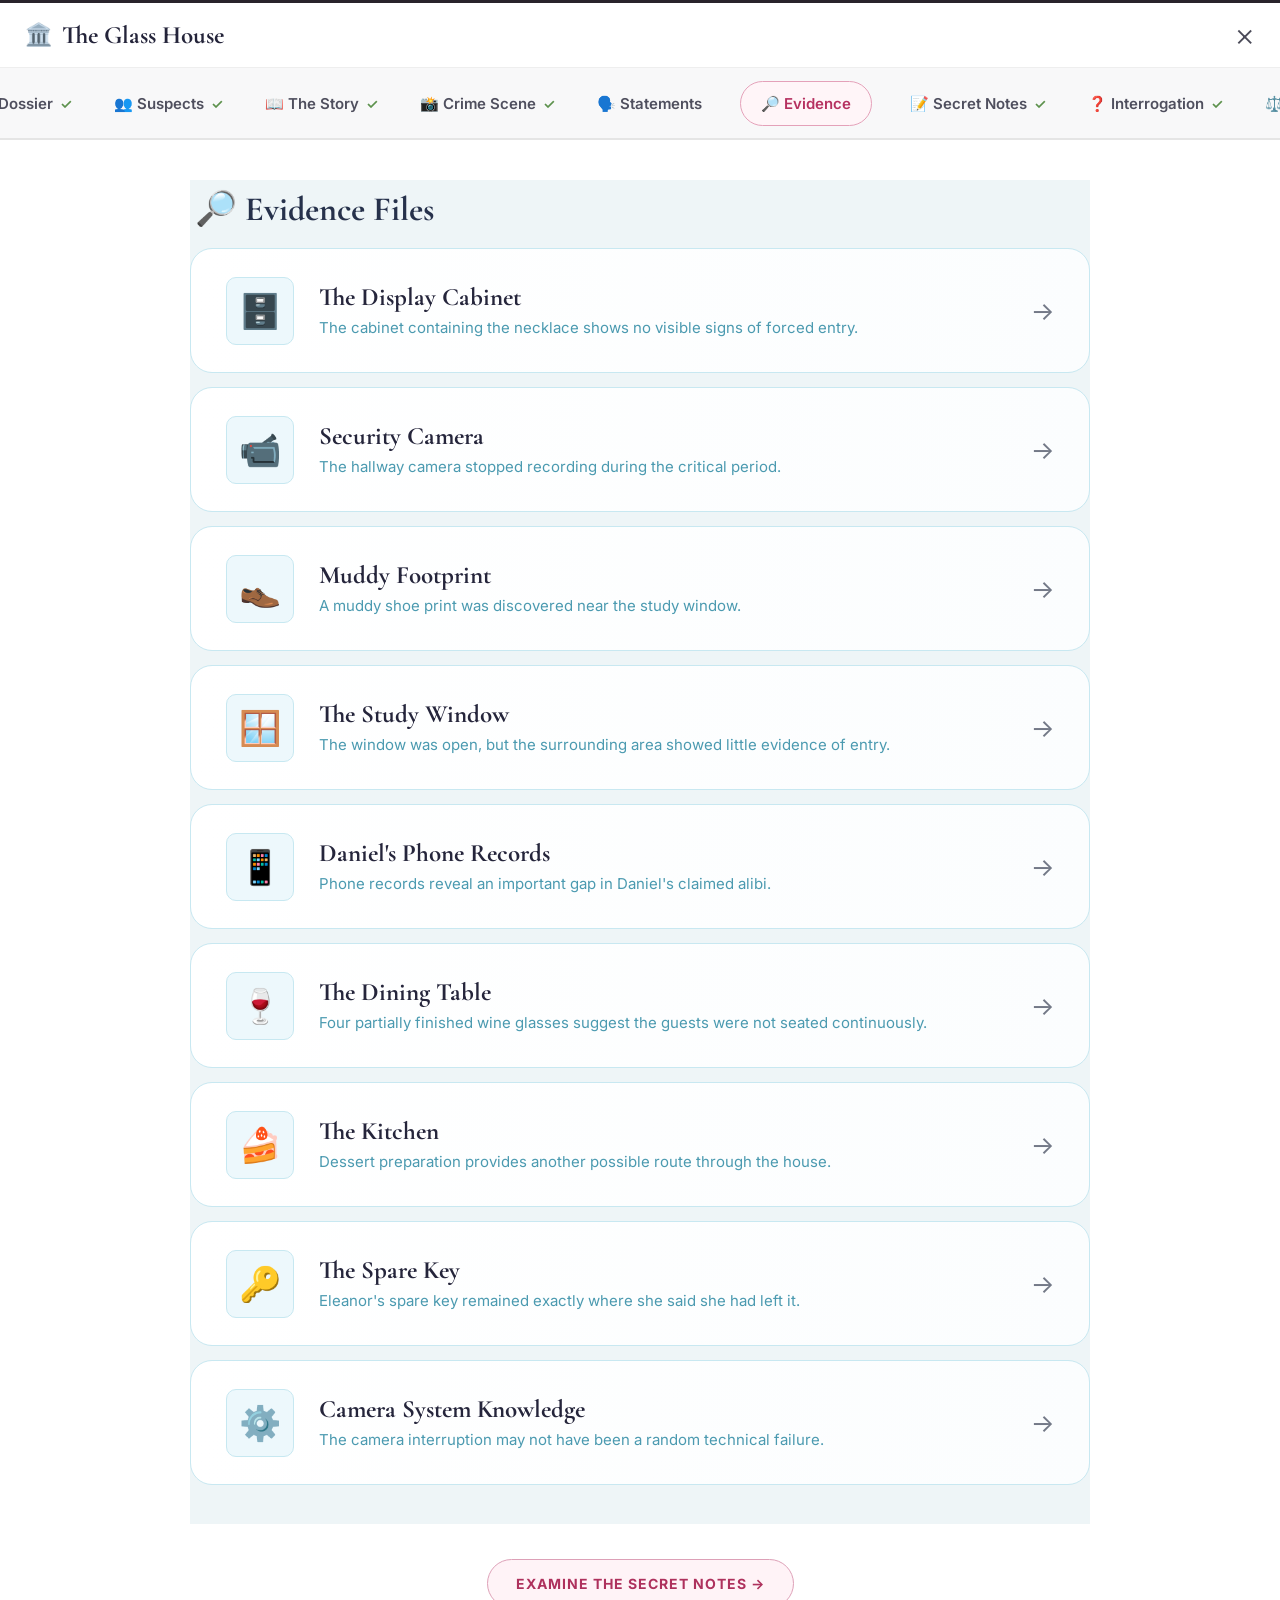
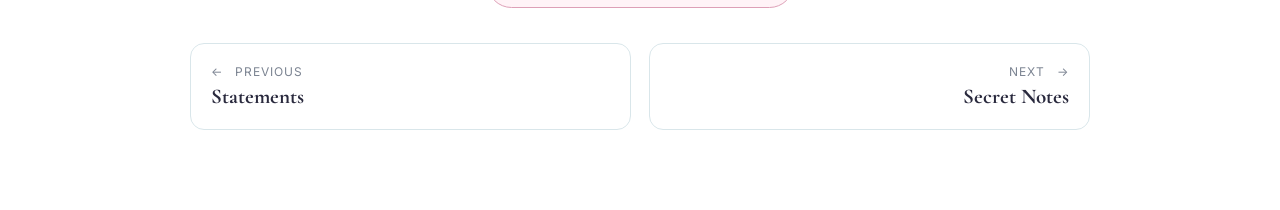
<file: evidence.html>
<!DOCTYPE html>
<html lang="en">
<head>
    <meta charset="UTF-8">
    <meta name="viewport" content="width=device-width, initial-scale=1.0">

    <title>Evidence | The Glass House</title>

    <link rel="preconnect" href="https://fonts.googleapis.com">
    <link rel="preconnect" href="https://fonts.gstatic.com" crossorigin>

    <link href="https://fonts.googleapis.com/css2?family=Cormorant+Garamond:wght@500;600;700&family=Inter:wght@400;500;600&family=Libre+Baskerville:ital@0;1&display=swap" rel="stylesheet">

    <style>

        /* ==========================================
           GLOBAL
        ========================================== */

        * {
            box-sizing: border-box;
            margin: 0;
            padding: 0;
        }

        body {
            background: #ffffff;
            color: #25263a;
            font-family: "Inter", sans-serif;
            min-height: 100vh;
        }

        a {
            text-decoration: none;
            color: inherit;
        }


        /* ==========================================
           TOP HEADER
        ========================================== */

        .glass-header {
            height: 68px;
            background: #ffffff;
            display: flex;
            align-items: center;
            justify-content: space-between;
            padding: 0 25px;
            border-top: 3px solid #29232b;
            border-bottom: 1px solid #eeeeee;
        }

        .glass-title {
            display: flex;
            align-items: center;
            gap: 10px;

            font-family: "Cormorant Garamond", serif;
            font-size: 25px;
            font-weight: 700;
            color: #24243a;
        }

        .glass-title span {
            font-size: 22px;
        }

        .close-button {
            font-size: 32px;
            font-weight: 300;
            color: #4a4a58;
            cursor: pointer;
            line-height: 1;
        }


        /* ==========================================
           CASE NAVIGATION
        ========================================== */

        .case-navigation {
            height: 72px;
            background: #f8f8f9;
            border-bottom: 2px solid #e5e5e5;

            display: flex;
            align-items: center;
            justify-content: center;
            gap: 34px;

            overflow-x: auto;
            white-space: nowrap;
        }

        .case-navigation a {
            display: flex;
            align-items: center;
            gap: 7px;

            color: #4f4f5e;
            font-size: 15px;
            font-weight: 600;

            padding: 12px 4px;
        }

        .case-navigation a:hover {
            color: #a83258;
        }

        .case-navigation .active {
            color: #b63160;

            border: 1px solid #e4a1b9;
            border-radius: 30px;

            padding: 12px 20px;

            background: #fff5f8;
        }

        .check {
            color: #5c914c;
            font-size: 14px;
        }


        /* ==========================================
           MAIN CONTAINER
        ========================================== */

        .evidence-container {
            width: min(900px, 92%);
            margin: 40px auto 80px;
        }

        .page-heading {
            background: #eef5f7;
            padding: 8px 5px 18px;

            font-family: "Cormorant Garamond", serif;
            font-size: 34px;
            font-weight: 700;
            color: #26314b;
        }

        .page-heading span {
            font-size: 32px;
        }


        /* ==========================================
           ALL EVIDENCE LIST
        ========================================== */

        #allEvidence {
            margin-top: 0;
            background: #eef5f7;
            padding-bottom: 25px;
        }

        .evidence-card {
            min-height: 125px;

            margin: 0 0 14px;

            padding: 25px 35px;

            background: linear-gradient(
                90deg,
                #ffffff,
                #fbfdfe
            );

            border: 1px solid #c8e8f1;
            border-radius: 22px;

            display: flex;
            align-items: center;
            gap: 25px;

            cursor: pointer;

            transition:
                transform 0.2s ease,
                box-shadow 0.2s ease,
                border-color 0.2s ease;
        }

        .evidence-card:hover {
            transform: translateY(-2px);

            border-color: #a8dbe8;

            box-shadow:
                0 8px 25px rgba(53, 96, 110, 0.10);
        }


        /* ==========================================
           EVIDENCE ICON
        ========================================== */

        .evidence-icon {
            width: 68px;
            height: 68px;

            flex-shrink: 0;

            display: flex;
            align-items: center;
            justify-content: center;

            background: #edf8fc;

            border: 1px solid #c7e8f1;
            border-radius: 10px;

            font-size: 34px;
        }


        /* ==========================================
           EVIDENCE TEXT
        ========================================== */

        .evidence-info {
            flex: 1;
        }

        .evidence-info h2 {
            font-family: "Cormorant Garamond", serif;

            font-size: 25px;
            font-weight: 700;

            color: #25253b;

            margin-bottom: 5px;
        }

        .evidence-info p {
            color: #4b9ab0;
            font-size: 15px;
            line-height: 1.5;
        }

        .evidence-arrow {
            font-size: 25px;
            color: #737987;
            padding-left: 15px;
        }


        /* ==========================================
           SINGLE EVIDENCE VIEW
        ========================================== */

        #singleEvidence {
            display: none;

            background: #eef5f7;

            padding: 0 0 35px;
        }


        /* ==========================================
           BACK BUTTON
        ========================================== */

        .back-evidence {
            display: inline-block;

            margin: 0 0 28px;

            padding: 11px 18px;

            border: 1px solid #c9cbd3;
            border-radius: 9px;

            background: #eeeeF4;

            color: #4c5267;

            font-family: "Inter", sans-serif;
            font-size: 14px;
            font-weight: 500;

            cursor: pointer;

            transition: 0.2s ease;
        }

        .back-evidence:hover {
            background: #e4e5eb;
        }


        /* ==========================================
           EVIDENCE DOCUMENT
        ========================================== */

        .full-evidence-card {
            display: none;

            background: #ffffff;

            border: 1px solid #c9e8f0;

            padding: 55px 58px;

            box-shadow:
                0 8px 25px rgba(30, 60, 70, 0.04);
        }

        .full-evidence-card:first-of-type {
            display: none;
        }


        /* ==========================================
           DOCUMENT LABEL
        ========================================== */

        .evidence-stamp {
            display: inline-block;

            border: 1px solid #b8dce5;

            padding: 7px 15px;

            color: #65a0b2;

            font-family: "Inter", sans-serif;
            font-size: 12px;
            font-weight: 700;

            letter-spacing: 4px;

            margin-bottom: 12px;
        }

        .evidence-document-title {
            display: inline-block;

            background: #e8f5f8;

            padding: 7px 15px;

            color: #35758a;

            font-size: 12px;
            font-weight: 700;

            letter-spacing: 3px;

            margin-bottom: 40px;
        }


        /* ==========================================
           DOCUMENT TITLE
        ========================================== */

        .full-evidence-card h1 {
            font-family: "Cormorant Garamond", serif;

            font-size: 34px;
            line-height: 1.15;

            color: #24243a;

            margin-bottom: 10px;
        }

        .evidence-subtitle {
            color: #5898aa;

            font-size: 15px;

            margin-bottom: 35px;
        }


        /* ==========================================
           EVIDENCE DETAILS
        ========================================== */

        .evidence-detail {
            display: grid;
            grid-template-columns: 175px 1fr;

            gap: 25px;

            padding: 25px 0;

            border-bottom: 1px solid #e1eef1;
        }

        .evidence-detail:last-child {
            border-bottom: none;
        }

        .evidence-detail h3 {
            font-family: "Cormorant Garamond", serif;

            font-size: 17px;

            color: #4b8da0;

            letter-spacing: 2px;

            text-transform: uppercase;
        }

        .evidence-detail p {
            font-size: 16px;

            line-height: 1.8;

            color: #303342;
        }


        /* ==========================================
           IMPORTANT CLUE
        ========================================== */

        .important-clue {
            margin-top: 30px;

            padding: 25px;

            background: #fff7fa;

            border-left: 4px solid #c75b7e;

            border-radius: 4px;
        }

        .important-clue strong {
            display: block;

            font-family: "Cormorant Garamond", serif;

            font-size: 20px;

            color: #9e3157;

            margin-bottom: 8px;
        }

        .important-clue p {
            font-size: 15px;

            line-height: 1.7;

            color: #4c3b43;
        }


        /* ==========================================
           BOTTOM ACTION
        ========================================== */

        .major-action {
            text-align: center;

            margin-top: 35px;
        }

        .investigate-button {
            display: inline-block;

            padding: 15px 28px;

            border-radius: 30px;

            background: #fff3f7;

            border: 1px solid #dda0b7;

            color: #ae315d;

            font-size: 14px;
            font-weight: 700;

            letter-spacing: 1px;

            transition: 0.2s ease;
        }

        .investigate-button:hover {
            background: #fce5ed;
        }


        /* ==========================================
           PREVIOUS / NEXT
        ========================================== */

        .page-navigation {
            display: grid;

            grid-template-columns: 1fr 1fr;

            gap: 18px;

            margin-top: 35px;
        }

        .page-nav-card {
            padding: 20px;

            background: #ffffff;

            border: 1px solid #d9e6ea;

            border-radius: 14px;

            transition: 0.2s ease;
        }

        .page-nav-card:hover {
            border-color: #c999ab;

            transform: translateY(-2px);
        }

        .page-nav-card.next {
            text-align: right;
        }

        .nav-direction {
            display: block;

            color: #7c8492;

            font-size: 12px;

            letter-spacing: 1px;

            margin-bottom: 5px;
        }

        .page-nav-card strong {
            font-family: "Cormorant Garamond", serif;

            font-size: 21px;

            color: #29293d;
        }


        /* ==========================================
           MOBILE
        ========================================== */

        @media (max-width: 700px) {

            .case-navigation {
                justify-content: flex-start;
                gap: 18px;
                padding: 0 15px;
            }

            .evidence-container {
                width: 94%;
                margin-top: 25px;
            }

            .page-heading {
                font-size: 29px;
            }

            .evidence-card {
                padding: 20px;

                gap: 15px;
            }

            .evidence-icon {
                width: 55px;
                height: 55px;
                font-size: 27px;
            }

            .evidence-info h2 {
                font-size: 21px;
            }

            .evidence-info p {
                font-size: 13px;
            }

            .evidence-arrow {
                font-size: 20px;
            }

            .full-evidence-card {
                padding: 35px 25px;
            }

            .full-evidence-card h1 {
                font-size: 29px;
            }

            .evidence-detail {
                grid-template-columns: 1fr;
                gap: 10px;
            }

            .page-navigation {
                grid-template-columns: 1fr;
            }

            .page-nav-card.next {
                text-align: left;
            }
        }

    </style>
</head>


<body>


    <!-- ==========================================
         HEADER
    ========================================== -->

    <header class="glass-header">

        <div class="glass-title">
            <span>🏛️</span>
            The Glass House
        </div>

        <div class="close-button" onclick="closeCase()">
            ×
        </div>

    </header>



    <!-- ==========================================
         CASE NAVIGATION
    ========================================== -->

    <nav class="case-navigation">

        <a href="case-001.html">
            📋 Case Dossier
            <span class="check">✓</span>
        </a>

        <a href="suspects.html">
            👥 Suspects
            <span class="check">✓</span>
        </a>

        <a href="story.html">
            📖 The Story
            <span class="check">✓</span>
        </a>

        <a href="crime-scene.html">
            📸 Crime Scene
            <span class="check">✓</span>
        </a>

        <a href="statements.html">
            🗣️ Statements
        </a>

        <a href="evidence.html" class="active">
            🔎 Evidence
        </a>

        <a href="secret-notes.html">
            📝 Secret Notes
            <span class="check">✓</span>
        </a>

        <a href="interrogation.html">
            ❓ Interrogation
            <span class="check">✓</span>
        </a>

        <a href="solution.html">
            ⚖️ Solution
        </a>

    </nav>



    <!-- ==========================================
         MAIN
    ========================================== -->

    <main class="evidence-container">


        <!-- ======================================
             ALL EVIDENCE
        ====================================== -->

        <div id="allEvidence">

            <div class="page-heading">
                🔎 Evidence Files
            </div>


            <!-- EVIDENCE 1 -->

            <div class="evidence-card"
                 onclick="showEvidence('cabinet')">

                <div class="evidence-icon">
                    🗄️
                </div>

                <div class="evidence-info">

                    <h2>
                        The Display Cabinet
                    </h2>

                    <p>
                        The cabinet containing the necklace shows no visible signs of forced entry.
                    </p>

                </div>

                <div class="evidence-arrow">
                    →
                </div>

            </div>



            <!-- EVIDENCE 2 -->

            <div class="evidence-card"
                 onclick="showEvidence('camera')">

                <div class="evidence-icon">
                    📹
                </div>

                <div class="evidence-info">

                    <h2>
                        Security Camera
                    </h2>

                    <p>
                        The hallway camera stopped recording during the critical period.
                    </p>

                </div>

                <div class="evidence-arrow">
                    →
                </div>

            </div>



            <!-- EVIDENCE 3 -->

            <div class="evidence-card"
                 onclick="showEvidence('footprint')">

                <div class="evidence-icon">
                    👞
                </div>

                <div class="evidence-info">

                    <h2>
                        Muddy Footprint
                    </h2>

                    <p>
                        A muddy shoe print was discovered near the study window.
                    </p>

                </div>

                <div class="evidence-arrow">
                    →
                </div>

            </div>



            <!-- EVIDENCE 4 -->

            <div class="evidence-card"
                 onclick="showEvidence('window')">

                <div class="evidence-icon">
                    🪟
                </div>

                <div class="evidence-info">

                    <h2>
                        The Study Window
                    </h2>

                    <p>
                        The window was open, but the surrounding area showed little evidence of entry.
                    </p>

                </div>

                <div class="evidence-arrow">
                    →
                </div>

            </div>



            <!-- EVIDENCE 5 -->

            <div class="evidence-card"
                 onclick="showEvidence('phone')">

                <div class="evidence-icon">
                    📱
                </div>

                <div class="evidence-info">

                    <h2>
                        Daniel's Phone Records
                    </h2>

                    <p>
                        Phone records reveal an important gap in Daniel's claimed alibi.
                    </p>

                </div>

                <div class="evidence-arrow">
                    →
                </div>

            </div>



            <!-- EVIDENCE 6 -->

            <div class="evidence-card"
                 onclick="showEvidence('dining')">

                <div class="evidence-icon">
                    🍷
                </div>

                <div class="evidence-info">

                    <h2>
                        The Dining Table
                    </h2>

                    <p>
                        Four partially finished wine glasses suggest the guests were not seated continuously.
                    </p>

                </div>

                <div class="evidence-arrow">
                    →
                </div>

            </div>



            <!-- EVIDENCE 7 -->

            <div class="evidence-card"
                 onclick="showEvidence('kitchen')">

                <div class="evidence-icon">
                    🍰
                </div>

                <div class="evidence-info">

                    <h2>
                        The Kitchen
                    </h2>

                    <p>
                        Dessert preparation provides another possible route through the house.
                    </p>

                </div>

                <div class="evidence-arrow">
                    →
                </div>

            </div>



            <!-- EVIDENCE 8 -->

            <div class="evidence-card"
                 onclick="showEvidence('sparekey')">

                <div class="evidence-icon">
                    🔑
                </div>

                <div class="evidence-info">

                    <h2>
                        The Spare Key
                    </h2>

                    <p>
                        Eleanor's spare key remained exactly where she said she had left it.
                    </p>

                </div>

                <div class="evidence-arrow">
                    →
                </div>

            </div>



            <!-- EVIDENCE 9 -->

            <div class="evidence-card"
                 onclick="showEvidence('camera-system')">

                <div class="evidence-icon">
                    ⚙️
                </div>

                <div class="evidence-info">

                    <h2>
                        Camera System Knowledge
                    </h2>

                    <p>
                        The camera interruption may not have been a random technical failure.
                    </p>

                </div>

                <div class="evidence-arrow">
                    →
                </div>

            </div>

        </div>



        <!-- ======================================
             SINGLE EVIDENCE VIEW
        ====================================== -->

        <div id="singleEvidence">

            <button
                type="button"
                class="back-evidence"
                onclick="backToEvidence()">

                ← Back to All Evidence

            </button>



            <!-- ==================================
                 CABINET
            ================================== -->

            <article
                id="cabinetEvidence"
                class="full-evidence-card">

                <div class="evidence-stamp">
                    EVIDENCE
                </div>

                <div class="evidence-document-title">
                    DISPLAY CABINET EXAMINATION
                </div>

                <h1>
                    The Display Cabinet
                </h1>

                <p class="evidence-subtitle">
                    Examination of the cabinet that contained the Ashford Diamond Necklace.
                </p>


                <div class="evidence-detail">

                    <h3>
                        Condition
                    </h3>

                    <p>
                        The glass cabinet is intact. There are no cracks, scratches or signs that the lock was forced.
                    </p>

                </div>


                <div class="evidence-detail">

                    <h3>
                        Lock
                    </h3>

                    <p>
                        The locking mechanism appears normal from the outside. However, examination of the latch reveals that it can appear secured even when the locking mechanism has not fully engaged.
                    </p>

                </div>


                <div class="evidence-detail">

                    <h3>
                        Significance
                    </h3>

                    <p>
                        Whoever removed the necklace may not have needed to break into the cabinet at all. Someone familiar with the mechanism could open it without leaving obvious damage.
                    </p>

                </div>


                <div class="important-clue">

                    <strong>
                        Investigator's Note
                    </strong>

                    <p>
                        A locked cabinet does not necessarily mean a properly secured cabinet. Look carefully at what the physical evidence does — and does not — show.
                    </p>

                </div>

            </article>



            <!-- ==================================
                 CAMERA
            ================================== -->

            <article
                id="cameraEvidence"
                class="full-evidence-card">

                <div class="evidence-stamp">
                    EVIDENCE
                </div>

                <div class="evidence-document-title">
                    SECURITY SYSTEM REPORT
                </div>

                <h1>
                    Security Camera
                </h1>

                <p class="evidence-subtitle">
                    Hallway security recording covering the study entrance.
                </p>


                <div class="evidence-detail">

                    <h3>
                        Recording
                    </h3>

                    <p>
                        The hallway camera was operating normally before the incident. At approximately 8:25 PM, the signal disappeared.
                    </p>

                </div>


                <div class="evidence-detail">

                    <h3>
                        Duration
                    </h3>

                    <p>
                        The camera remained offline until approximately 8:40 PM, creating a fifteen-minute blind spot during the investigation window.
                    </p>

                </div>


                <div class="evidence-detail">

                    <h3>
                        Question
                    </h3>

                    <p>
                        Was the camera failure simply a technical problem, or did someone deliberately create an opportunity to move around unseen?
                    </p>

                </div>

            </article>



            <!-- ==================================
                 FOOTPRINT
            ================================== -->

            <article
                id="footprintEvidence"
                class="full-evidence-card">

                <div class="evidence-stamp">
                    EVIDENCE
                </div>

                <div class="evidence-document-title">
                    FOOTWEAR EXAMINATION
                </div>

                <h1>
                    Muddy Footprint
                </h1>

                <p class="evidence-subtitle">
                    A partial shoe impression discovered near the study window.
                </p>


                <div class="evidence-detail">

                    <h3>
                        Print
                    </h3>

                    <p>
                        A muddy footprint was found near the study window. The impression is consistent with a formal leather shoe approximately US size 10.
                    </p>

                </div>


                <div class="evidence-detail">

                    <h3>
                        Marcus
                    </h3>

                    <p>
                        Marcus Reed wears approximately size 10 shoes and admitted that he went outside around 8:30 PM while the ground was wet.
                    </p>

                </div>


                <div class="evidence-detail">

                    <h3>
                        Problem
                    </h3>

                    <p>
                        The window sill itself contains no mud, and the flowerbed outside is undisturbed. The footprint may therefore not prove that anyone entered through the window.
                    </p>

                </div>


                <div class="important-clue">

                    <strong>
                        Investigator's Note
                    </strong>

                    <p>
                        The footprint makes the window theory tempting. But evidence should explain the entire scene, not just one suspicious detail.
                    </p>

                </div>

            </article>



            <!-- ==================================
                 WINDOW
            ================================== -->

            <article
                id="windowEvidence"
                class="full-evidence-card">

                <div class="evidence-stamp">
                    EVIDENCE
                </div>

                <div class="evidence-document-title">
                    STUDY WINDOW EXAMINATION
                </div>

                <h1>
                    The Study Window
                </h1>

                <p class="evidence-subtitle">
                    Examination of the supposed point of entry.
                </p>


                <div class="evidence-detail">

                    <h3>
                        Condition
                    </h3>

                    <p>
                        The study window was found open after the necklace disappeared.
                    </p>

                </div>


                <div class="evidence-detail">

                    <h3>
                        Exterior
                    </h3>

                    <p>
                        There are no obvious scratches, fingerprints or damaged surfaces around the window.
                    </p>

                </div>


                <div class="evidence-detail">

                    <h3>
                        Ground
                    </h3>

                    <p>
                        The flowerbed beneath the window remains undisturbed. There is no clear trail showing that someone climbed through the window.
                    </p>

                </div>


                <div class="important-clue">

                    <strong>
                        Investigator's Note
                    </strong>

                    <p>
                        An open window can tell a story — but it can also be part of a story someone wants investigators to believe.
                    </p>

                </div>

            </article>



            <!-- ==================================
                 PHONE
            ================================== -->

            <article
                id="phoneEvidence"
                class="full-evidence-card">

                <div class="evidence-stamp">
                    EVIDENCE
                </div>

                <div class="evidence-document-title">
                    TELEPHONE RECORDS
                </div>

                <h1>
                    Daniel's Phone Records
                </h1>

                <p class="evidence-subtitle">
                    Call history examined against Daniel's claimed whereabouts.
                </p>


                <div class="evidence-detail">

                    <h3>
                        His Claim
                    </h3>

                    <p>
                        Daniel said he went upstairs around 8:15 PM because he had an important phone call and remained upstairs until approximately 8:40 PM.
                    </p>

                </div>


                <div class="evidence-detail">

                    <h3>
                        Records
                    </h3>

                    <p>
                        The phone records show an actual call beginning at approximately 8:37 PM and ending at 8:44 PM.
                    </p>

                </div>


                <div class="evidence-detail">

                    <h3>
                        Gap
                    </h3>

                    <p>
                        The recorded call does not cover the period from approximately 8:20 PM to 8:37 PM — the first seventeen minutes of the disappearance window.
                    </p>

                </div>


                <div class="important-clue">

                    <strong>
                        Investigator's Note
                    </strong>

                    <p>
                        The phone call is real. The question is whether it proves where Daniel was before the call began.
                    </p>

                </div>

            </article>



            <!-- ==================================
                 DINING TABLE
            ================================== -->

            <article
                id="diningEvidence"
                class="full-evidence-card">

                <div class="evidence-stamp">
                    EVIDENCE
                </div>

                <div class="evidence-document-title">
                    DINING ROOM EXAMINATION
                </div>

                <h1>
                    The Dining Table
                </h1>

                <p class="evidence-subtitle">
                    Examination of the table and glasses after the necklace disappeared.
                </p>


                <div class="evidence-detail">

                    <h3>
                        Glasses
                    </h3>

                    <p>
                        Four wine glasses were found on the dining table, several of them still partially full.
                    </p>

                </div>


                <div class="evidence-detail">

                    <h3>
                        Timeline
                    </h3>

                    <p>
                        The glasses suggest that the guests were not continuously seated at the table throughout the critical period.
                    </p>

                </div>


                <div class="evidence-detail">

                    <h3>
                        Significance
                    </h3>

                    <p>
                        Statements claiming that everyone remained together at dinner should therefore be treated carefully.
                    </p>

                </div>

            </article>



            <!-- ==================================
                 KITCHEN
            ================================== -->

            <article
                id="kitchenEvidence"
                class="full-evidence-card">

                <div class="evidence-stamp">
                    EVIDENCE
                </div>

                <div class="evidence-document-title">
                    KITCHEN EXAMINATION
                </div>

                <h1>
                    The Kitchen
                </h1>

                <p class="evidence-subtitle">
                    Examination of Thomas Blake's claimed location.
                </p>


                <div class="evidence-detail">

                    <h3>
                        Dessert
                    </h3>

                    <p>
                        Dessert preparation was underway in the kitchen, with an unfinished cake and an oven still running.
                    </p>

                </div>


                <div class="evidence-detail">

                    <h3>
                        Access
                    </h3>

                    <p>
                        The kitchen has a back entrance that could provide another route through the house.
                    </p>

                </div>


                <div class="evidence-detail">

                    <h3>
                        Timing
                    </h3>

                    <p>
                        The dessert did not require constant supervision, meaning Thomas's statement that he could not have left the kitchen cannot be confirmed by the food alone.
                    </p>

                </div>

            </article>



            <!-- ==================================
                 SPARE KEY
            ================================== -->

            <article
                id="sparekeyEvidence"
                class="full-evidence-card">

                <div class="evidence-stamp">
                    EVIDENCE
                </div>

                <div class="evidence-document-title">
                    KEY EXAMINATION
                </div>

                <h1>
                    The Spare Key
                </h1>

                <p class="evidence-subtitle">
                    Eleanor's spare key to the study cabinet.
                </p>


                <div class="evidence-detail">

                    <h3>
                        Location
                    </h3>

                    <p>
                        The spare key was found inside the drawer in Eleanor's bedroom where she normally kept it.
                    </p>

                </div>


                <div class="evidence-detail">

                    <h3>
                        Condition
                    </h3>

                    <p>
                        The key appears to have remained in the drawer throughout the evening.
                    </p>

                </div>


                <div class="evidence-detail">

                    <h3>
                        Significance
                    </h3>

                    <p>
                        The thief apparently did not need to steal the spare key in order to access the cabinet.
                    </p>

                </div>

            </article>



            <!-- ==================================
                 CAMERA SYSTEM KNOWLEDGE
            ================================== -->

            <article
                id="camera-systemEvidence"
                class="full-evidence-card">

                <div class="evidence-stamp">
                    EVIDENCE
                </div>

                <div class="evidence-document-title">
                    SECURITY SYSTEM ANALYSIS
                </div>

                <h1>
                    Camera System Knowledge
                </h1>

                <p class="evidence-subtitle">
                    What the camera failure tells us about the person responsible.
                </p>


                <div class="evidence-detail">

                    <h3>
                        Blind Spot
                    </h3>

                    <p>
                        The hallway camera stopped recording precisely during the period in which the necklace disappeared.
                    </p>

                </div>


                <div class="evidence-detail">

                    <h3>
                        Familiarity
                    </h3>

                    <p>
                        Someone deliberately interfering with the system would need to know where the relevant equipment was and how to interrupt it.
                    </p>

                </div>


                <div class="evidence-detail">

                    <h3>
                        Investigation
                    </h3>

                    <p>
                        This makes knowledge of the manor and its systems potentially more important than simply being near the study.
                    </p>

                </div>


                <div class="important-clue">

                    <strong>
                        Investigator's Note
                    </strong>

                    <p>
                        Ask yourself: who knew the house well enough to move through it without attracting attention?
                    </p>

                </div>

            </article>

        </div>



        <!-- ======================================
             BOTTOM NAVIGATION
        ====================================== -->

        <div class="major-action">

            <a href="secret-notes.html"
               class="investigate-button">

                EXAMINE THE SECRET NOTES →

            </a>

        </div>


        <div class="page-navigation">

            <a href="statements.html"
               class="page-nav-card">

                <span class="nav-direction">
                    ← &nbsp; PREVIOUS
                </span>

                <strong>
                    Statements
                </strong>

            </a>


            <a href="secret-notes.html"
               class="page-nav-card next">

                <span class="nav-direction">
                    NEXT &nbsp; →
                </span>

                <strong>
                    Secret Notes
                </strong>

            </a>

        </div>

    </main>



    <!-- ==========================================
         JAVASCRIPT
    ========================================== -->

    <script>

        function showEvidence(evidence) {

            /* Hide the evidence list */
            document.getElementById("allEvidence").style.display = "none";

            /* Show the single evidence area */
            document.getElementById("singleEvidence").style.display = "block";


            /* Hide every evidence document */
            document
                .querySelectorAll(".full-evidence-card")
                .forEach(function(card) {

                    card.style.display = "none";

                });


            /* Show selected evidence */
            document
                .getElementById(evidence + "Evidence")
                .style.display = "block";


            /* Scroll to top */
            window.scrollTo({
                top: 0,
                behavior: "smooth"
            });

        }



        function backToEvidence() {

            /* Hide single evidence */
            document.getElementById("singleEvidence").style.display = "none";


            /* Show all evidence */
            document.getElementById("allEvidence").style.display = "block";


            /* Scroll to top */
            window.scrollTo({
                top: 0,
                behavior: "smooth"
            });

        }



        function closeCase() {

            window.location.href = "cases.html";

        }

    </script>

</body>
</html>
</file>
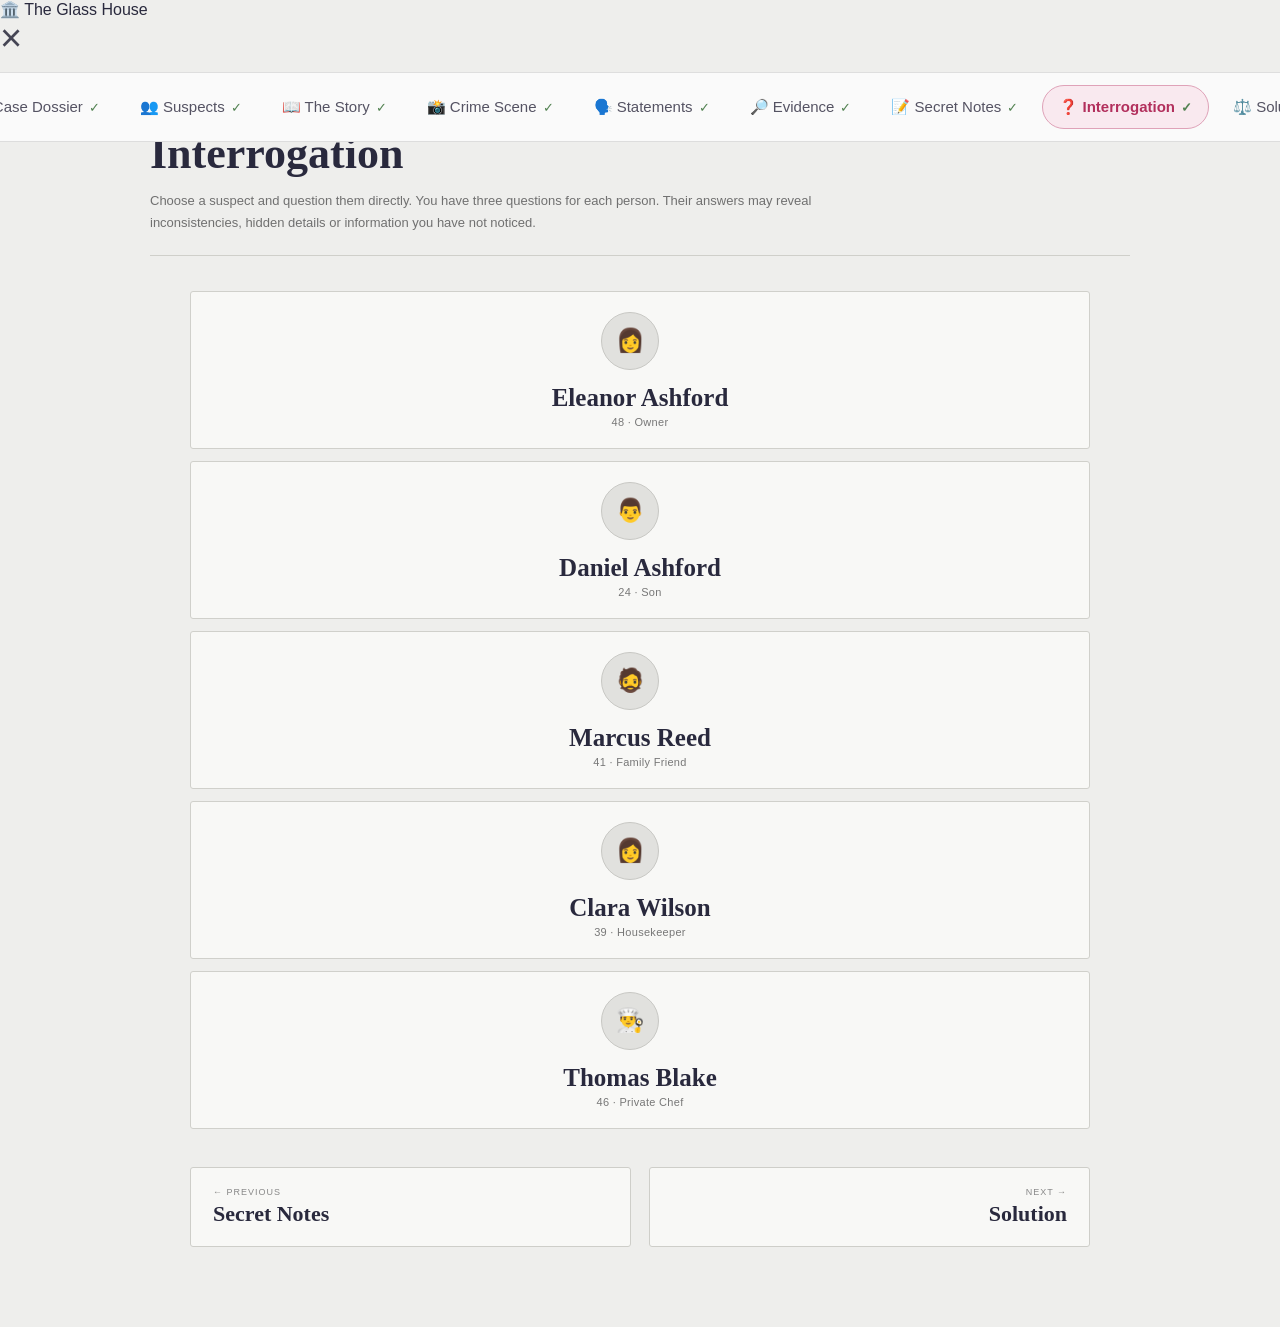
<file: interrogation.html>
<!DOCTYPE html>
<html lang="en">
<head>
    <meta charset="UTF-8">
    <meta name="viewport" content="width=device-width, initial-scale=1.0">

    <title>Interrogation | The Glass House</title>

    <link rel="stylesheet" href="style.css">

    <style>
        /* =====================================================
           INTERROGATION PAGE
           Same dark visual style as Evidence
        ===================================================== */

        body.interrogation-page {
            background: #111116;
            color: #eeeeee;
            margin: 0;
        }

        .interrogation-container {
            width: 100%;
            max-width: 1150px;
            margin: 0 auto;
            padding: 55px 35px 90px;
            box-sizing: border-box;
        }

        .interrogation-heading {
            margin-bottom: 40px;
            text-align: center;
        }

        .interrogation-heading .eyebrow {
            color: #9999a8;
            font-family: "Inter", sans-serif;
            font-size: 11px;
            letter-spacing: 3px;
            text-transform: uppercase;
            margin-bottom: 10px;
        }

        .interrogation-heading h1 {
            margin: 0;
            color: #ffffff;
            font-family: "Cormorant Garamond", serif;
            font-size: 52px;
            font-weight: 600;
        }

        .interrogation-heading p {
            max-width: 650px;
            margin: 12px auto 0;
            color: #9999a8;
            font-family: "Inter", sans-serif;
            font-size: 14px;
            line-height: 1.7;
        }

        /* =====================================================
           SUSPECT SELECTION
        ===================================================== */

        #suspectSelection {
            display: grid;
            grid-template-columns: repeat(5, 1fr);
            gap: 15px;
        }

        .interrogation-suspect {
            min-height: 160px;
            padding: 22px 15px;

            background: #1b1b21;
            border: 1px solid #30303a;

            display: flex;
            flex-direction: column;
            align-items: center;
            justify-content: center;

            text-align: center;

            cursor: pointer;

            transition:
                transform 0.2s ease,
                border-color 0.2s ease,
                background 0.2s ease;
        }

        .interrogation-suspect:hover {
            transform: translateY(-3px);
            border-color: #777783;
            background: #222229;
        }

        .suspect-icon {
            width: 58px;
            height: 58px;

            display: flex;
            align-items: center;
            justify-content: center;

            margin-bottom: 14px;

            border: 1px solid #454550;
            border-radius: 50%;

            background: #25252d;

            font-size: 25px;
        }

        .interrogation-suspect h2 {
            margin: 0 0 4px;

            color: #ffffff;

            font-family: "Cormorant Garamond", serif;
            font-size: 23px;
            font-weight: 600;
        }

        .interrogation-suspect span {
            color: #8e8e9a;

            font-family: "Inter", sans-serif;
            font-size: 11px;
        }

        /* =====================================================
           CHAT SECTION
        ===================================================== */

        #interrogationChat {
            display: none;
            max-width: 850px;
            margin: 0 auto;
        }

        .chat-top {
            display: flex;
            align-items: center;
            justify-content: space-between;

            margin-bottom: 20px;
        }

        .back-to-suspects {
            padding: 10px 16px;

            background: transparent;
            border: 1px solid #3c3c46;

            color: #aaaab5;

            font-family: "Inter", sans-serif;
            font-size: 11px;

            cursor: pointer;
        }

        .back-to-suspects:hover {
            background: #222229;
            color: #ffffff;
        }

        .chat-person {
            color: #777783;

            font-family: "Inter", sans-serif;
            font-size: 11px;
            letter-spacing: 1px;
            text-transform: uppercase;
        }

        /* Chat window */

        .chat-window {
            background: #18181e;
            border: 1px solid #30303a;
        }

        .chat-header {
            padding: 20px 25px;

            display: flex;
            align-items: center;
            gap: 15px;

            background: #202027;
            border-bottom: 1px solid #34343d;
        }

        .chat-avatar {
            width: 50px;
            height: 50px;
            min-width: 50px;

            display: flex;
            align-items: center;
            justify-content: center;

            border: 1px solid #484853;
            border-radius: 50%;

            background: #292930;

            font-size: 22px;
        }

        .chat-header h2 {
            margin: 0;

            color: #ffffff;

            font-family: "Cormorant Garamond", serif;
            font-size: 28px;
        }

        .chat-header p {
            margin: 3px 0 0;

            color: #858591;

            font-family: "Inter", sans-serif;
            font-size: 11px;
        }

        /* Messages */

        .chat-messages {
            min-height: 380px;
            max-height: 500px;

            padding: 25px;

            overflow-y: auto;

            background: #141419;
        }

        .message {
            display: flex;
            flex-direction: column;

            margin-bottom: 20px;
        }

        .message.detective {
            align-items: flex-end;
        }

        .message.suspect {
            align-items: flex-start;
        }

        .message-name {
            margin-bottom: 5px;

            color: #777783;

            font-family: "Inter", sans-serif;
            font-size: 10px;
            text-transform: uppercase;
            letter-spacing: 1px;
        }

        .message-bubble {
            max-width: 70%;

            padding: 12px 16px;

            border: 1px solid #383842;

            font-family: "Inter", sans-serif;
            font-size: 13px;
            line-height: 1.6;
        }

        .message.detective .message-bubble {
            background: #292932;
            color: #ffffff;
        }

        .message.suspect .message-bubble {
            background: #202027;
            color: #cfcfd5;
        }

        /* =====================================================
           QUESTION BUTTONS
        ===================================================== */

        .question-area {
            padding: 25px;

            background: #1b1b21;
            border-top: 1px solid #34343d;
        }

        .question-area-title {
            margin-bottom: 15px;

            color: #858591;

            font-family: "Inter", sans-serif;
            font-size: 10px;
            letter-spacing: 1.5px;
            text-transform: uppercase;
        }

        .question-buttons {
            display: flex;
            flex-direction: column;
            gap: 10px;
        }

        .question-button {
            width: 100%;

            padding: 13px 16px;

            background: #222229;
            border: 1px solid #3b3b46;

            color: #d8d8df;

            font-family: "Inter", sans-serif;
            font-size: 12px;

            text-align: left;

            cursor: pointer;

            transition: all 0.2s ease;
        }

        .question-button:hover:not(:disabled) {
            background: #2b2b34;
            border-color: #686874;
            color: #ffffff;
        }

        .question-button:disabled {
            opacity: 0.35;
            cursor: not-allowed;
        }

        /* =====================================================
           COMPLETED MESSAGE
        ===================================================== */

        .interrogation-complete {
            display: none;

            padding: 20px;

            border-top: 1px solid #34343d;

            background: #1b1b21;

            color: #9999a8;

            font-family: "Inter", sans-serif;
            font-size: 12px;

            text-align: center;
        }

        .interrogation-complete strong {
            display: block;

            margin-bottom: 5px;

            color: #ffffff;
        }

        /* =====================================================
           BOTTOM NAVIGATION
        ===================================================== */

        .interrogation-navigation {
            display: grid;
            grid-template-columns: 1fr 1fr;

            gap: 20px;

            max-width: 850px;

            margin: 45px auto 0;
        }

        .interrogation-nav-card {
            padding: 20px;

            background: #19191f;
            border: 1px solid #30303a;

            color: #ffffff;
            text-decoration: none;
        }

        .interrogation-nav-card:hover {
            background: #222229;
        }

        .interrogation-nav-card span {
            display: block;

            margin-bottom: 5px;

            color: #777783;

            font-family: "Inter", sans-serif;
            font-size: 10px;
            letter-spacing: 1px;
        }

        .interrogation-nav-card strong {
            font-family: "Cormorant Garamond", serif;
            font-size: 22px;
        }

        .interrogation-nav-card.next {
            text-align: right;
        }

        /* =====================================================
           MOBILE
        ===================================================== */

        @media (max-width: 900px) {

            #suspectSelection {
                grid-template-columns: repeat(2, 1fr);
            }
        }

        @media (max-width: 600px) {

            .interrogation-container {
                padding: 35px 18px 60px;
            }

            .interrogation-heading h1 {
                font-size: 40px;
            }

            #suspectSelection {
                grid-template-columns: 1fr;
            }

            .message-bubble {
                max-width: 85%;
            }

            .interrogation-navigation {
                grid-template-columns: 1fr;
            }

            .interrogation-nav-card.next {
                text-align: left;
            }
        }
    </style>
</head>

<body class="interrogation-page">

<header class="glass-header">
    <div class="glass-title">
        <span>🏛️</span> The Glass House
    </div>

    <div class="close-button" onclick="closeCase()">×</div>
</header>


<nav class="case-navigation">

    <a href="case-001.html">
        📋 Case Dossier <span class="check">✓</span>
    </a>

    <a href="suspects.html">
        👥 Suspects <span class="check">✓</span>
    </a>

    <a href="story.html">
        📖 The Story <span class="check">✓</span>
    </a>

    <a href="crime-scene.html">
        📸 Crime Scene <span class="check">✓</span>
    </a>

    <a href="statements.html">
        🗣️ Statements <span class="check">✓</span>
    </a>

    <a href="evidence.html">
        🔎 Evidence <span class="check">✓</span>
    </a>

    <a href="secret-notes.html">
        📝 Secret Notes <span class="check">✓</span>
    </a>

    <a href="interrogation.html" class="active">
        ❓ Interrogation <span class="check">✓</span>
    </a>

    <a href="solution.html">
        ⚖️ Solution
    </a>

</nav>


<main class="interrogation-container">

    <section class="interrogation-heading">

        <div class="eyebrow">
            Case Investigation
        </div>

        <h1>Interrogation</h1>

        <p>
            Choose a suspect and question them directly.
            You have three questions for each person.
            Their answers may reveal inconsistencies,
            hidden details or information you have not noticed.
        </p>

    </section>


    <!-- =====================================================
         SUSPECT SELECTION
    ====================================================== -->

    <section id="suspectSelection">

        <div class="interrogation-suspect"
             onclick="openInterrogation('eleanor')">

            <div class="suspect-icon">👩</div>

            <h2>Eleanor Ashford</h2>

            <span>48 · Owner</span>

        </div>


        <div class="interrogation-suspect"
             onclick="openInterrogation('daniel')">

            <div class="suspect-icon">👨</div>

            <h2>Daniel Ashford</h2>

            <span>24 · Son</span>

        </div>


        <div class="interrogation-suspect"
             onclick="openInterrogation('marcus')">

            <div class="suspect-icon">🧔</div>

            <h2>Marcus Reed</h2>

            <span>41 · Family Friend</span>

        </div>


        <div class="interrogation-suspect"
             onclick="openInterrogation('clara')">

            <div class="suspect-icon">👩</div>

            <h2>Clara Wilson</h2>

            <span>39 · Housekeeper</span>

        </div>


        <div class="interrogation-suspect"
             onclick="openInterrogation('thomas')">

            <div class="suspect-icon">👨‍🍳</div>

            <h2>Thomas Blake</h2>

            <span>46 · Private Chef</span>

        </div>

    </section>


    <!-- =====================================================
         CHAT
    ====================================================== -->

    <section id="interrogationChat">

        <div class="chat-top">

            <button
                class="back-to-suspects"
                onclick="backToSuspects()">

                ← BACK TO SUSPECTS

            </button>

            <span class="chat-person">
                PRIVATE INTERROGATION
            </span>

        </div>


        <div class="chat-window">

            <div class="chat-header">

                <div class="chat-avatar" id="chatAvatar">
                    👤
                </div>

                <div>

                    <h2 id="chatName">
                        Suspect
                    </h2>

                    <p id="chatDescription">
                        Interview
                    </p>

                </div>

            </div>


            <div
                class="chat-messages"
                id="chatMessages">

            </div>


            <div class="question-area">

                <div class="question-area-title">
                    Choose a question
                </div>

                <div
                    class="question-buttons"
                    id="questionButtons">

                </div>

            </div>


            <div
                class="interrogation-complete"
                id="interrogationComplete">

                <strong>
                    INTERROGATION COMPLETE
                </strong>

                You have used all three questions for this suspect.

            </div>

        </div>

    </section>


    <div class="interrogation-navigation">

        <a
            href="secret-notes.html"
            class="interrogation-nav-card">

            <span>← PREVIOUS</span>

            <strong>Secret Notes</strong>

        </a>


        <a
            href="solution.html"
            class="interrogation-nav-card next">

            <span>NEXT →</span>

            <strong>Solution</strong>

        </a>

    </div>

</main>


<script>

/* =====================================================
   INTERROGATION DATA
===================================================== */

const interrogations = {

    eleanor: {

        name: "Eleanor Ashford",
        description: "48 · Owner of Ashford Manor",
        avatar: "👩",

        questions: [

            {
                question: "You said you locked the cabinet before returning to dinner. Are you certain it was properly locked?",

                answer: "Yes. I remember closing it and turning the key. I have used that cabinet for years, so I would notice if something felt wrong."
            },

            {
                question: "Did anyone know how the cabinet worked?",

                answer: "The family knows where it is, of course. Daniel grew up here, so he has seen me use it many times."
            },

            {
                question: "Did you notice anyone behaving strangely that evening?",

                answer: "Not particularly. Everyone seemed normal. Daniel was quieter than usual, but I assumed he simply wanted to be left alone."
            }

        ]

    },


    daniel: {

        name: "Daniel Ashford",
        description: "24 · Eleanor's son",
        avatar: "👨",

        questions: [

            {
                question: "What time did your phone call actually begin?",

                answer: "Around 8:15, I think. I went upstairs because I needed privacy. I don't remember the exact minute."
            },

            {
                question: "Did you know how to open the necklace cabinet?",

                answer: "I have seen Mother use it before, but I never had any reason to open it myself."
            },

            {
                question: "Why were you upstairs for so long?",

                answer: "It was a private financial matter. I didn't want to discuss it with anyone downstairs."
            }

        ]

    },


    marcus: {

        name: "Marcus Reed",
        description: "41 · Family Friend",
        avatar: "🧔",

        questions: [

            {
                question: "Why did you go outside around 8:30?",

                answer: "I simply wanted some fresh air. The house was warm and there was a lot of conversation."
            },

            {
                question: "Did you go anywhere near the study window?",

                answer: "No. I stayed outside near the garden. I never went up to the study."
            },

            {
                question: "Were your shoes muddy when you came back inside?",

                answer: "A little, yes. The garden was wet from the earlier rain. I don't remember stepping anywhere unusual."
            }

        ]

    },


    clara: {

        name: "Clara Wilson",
        description: "39 · Housekeeper",
        avatar: "👩",

        questions: [

            {
                question: "Exactly where were you when you heard the door close?",

                answer: "I was still in the kitchen. I heard it from somewhere along the hallway, but I couldn't see who had closed it."
            },

            {
                question: "Do you know how the cabinet in the study is locked?",

                answer: "I know the cabinet is locked with a key. Eleanor has always been very particular about keeping it secure."
            },

            {
                question: "Did you see Daniel downstairs between 8:20 and 8:40?",

                answer: "No, I don't think I did. I was mostly focused on the dessert."
            }

        ]

    },


    thomas: {

        name: "Thomas Blake",
        description: "46 · Private Chef",
        avatar: "👨‍🍳",

        questions: [

            {
                question: "Could you leave the kitchen without anyone noticing?",

                answer: "Possibly for a short time, yes. But I had the oven running and dessert still needed attention."
            },

            {
                question: "Did you use the kitchen's back door that evening?",

                answer: "No. I didn't use it after I brought the supplies in earlier."
            },

            {
                question: "Did you see anyone moving toward the study?",

                answer: "No. I was in the kitchen most of the time, so I couldn't see the hallway clearly."
            }

        ]

    }

};


/* =====================================================
   CURRENT INTERROGATION
===================================================== */

let currentSuspect = null;


/* =====================================================
   OPEN SUSPECT
===================================================== */

function openInterrogation(person) {

    currentSuspect = person;

    const suspect = interrogations[person];

    document.getElementById("suspectSelection").style.display = "none";

    document.getElementById("interrogationChat").style.display = "block";

    document.getElementById("chatName").textContent = suspect.name;

    document.getElementById("chatDescription").textContent =
        suspect.description;

    document.getElementById("chatAvatar").textContent =
        suspect.avatar;


    const messages =
        document.getElementById("chatMessages");

    messages.innerHTML = "";


    const openingMessage = document.createElement("div");

    openingMessage.className = "message suspect";

    openingMessage.innerHTML = `
        <div class="message-name">
            ${suspect.name}
        </div>

        <div class="message-bubble">
            I have answered the questions already given to me.
            If there is something specific you want to know,
            ask.
        </div>
    `;

    messages.appendChild(openingMessage);


    createQuestionButtons(suspect.questions);

    document.getElementById("interrogationComplete").style.display =
        "none";

    window.scrollTo({
        top: 0,
        behavior: "smooth"
    });
}


/* =====================================================
   CREATE QUESTION BUTTONS
===================================================== */

function createQuestionButtons(questions) {

    const container =
        document.getElementById("questionButtons");

    container.innerHTML = "";

    questions.forEach(function(item, index) {

        const button =
            document.createElement("button");

        button.className = "question-button";

        button.textContent = item.question;

        button.onclick = function() {

            sendQuestion(index, item);

        };

        container.appendChild(button);

    });
}


/* =====================================================
   SEND QUESTION
===================================================== */

function sendQuestion(index, item) {

    const buttons =
        document.querySelectorAll(".question-button");

    const button = buttons[index];

    if (!button || button.disabled) {
        return;
    }


    /* Disable question */

    button.disabled = true;


    /* Detective message */

    addMessage(
        "detective",
        "YOU",
        item.question
    );


    /* Small delay before suspect replies */

    setTimeout(function() {

        addMessage(
            "suspect",
            interrogations[currentSuspect].name,
            item.answer
        );

        checkInterrogationComplete();

    }, 700);

}


/* =====================================================
   ADD MESSAGE
===================================================== */

function addMessage(type, name, text) {

    const messages =
        document.getElementById("chatMessages");

    const message =
        document.createElement("div");

    message.className =
        "message " + type;

    message.innerHTML = `

        <div class="message-name">
            ${name}
        </div>

        <div class="message-bubble">
            ${text}
        </div>

    `;

    messages.appendChild(message);


    messages.scrollTop =
        messages.scrollHeight;
}


/* =====================================================
   CHECK IF ALL QUESTIONS USED
===================================================== */

function checkInterrogationComplete() {

    const buttons =
        document.querySelectorAll(".question-button");

    let completed = true;

    buttons.forEach(function(button) {

        if (!button.disabled) {
            completed = false;
        }

    });


    if (completed) {

        document.getElementById(
            "interrogationComplete"
        ).style.display = "block";

    }

}


/* =====================================================
   BACK TO SUSPECTS
===================================================== */

function backToSuspects() {

    document.getElementById(
        "interrogationChat"
    ).style.display = "none";


    document.getElementById(
        "suspectSelection"
    ).style.display = "grid";


    window.scrollTo({
        top: 0,
        behavior: "smooth"
    });

}


/* =====================================================
   CLOSE CASE
===================================================== */

function closeCase() {

    window.location.href = "cases.html";

}

</script>

</body>
</html>
</file>
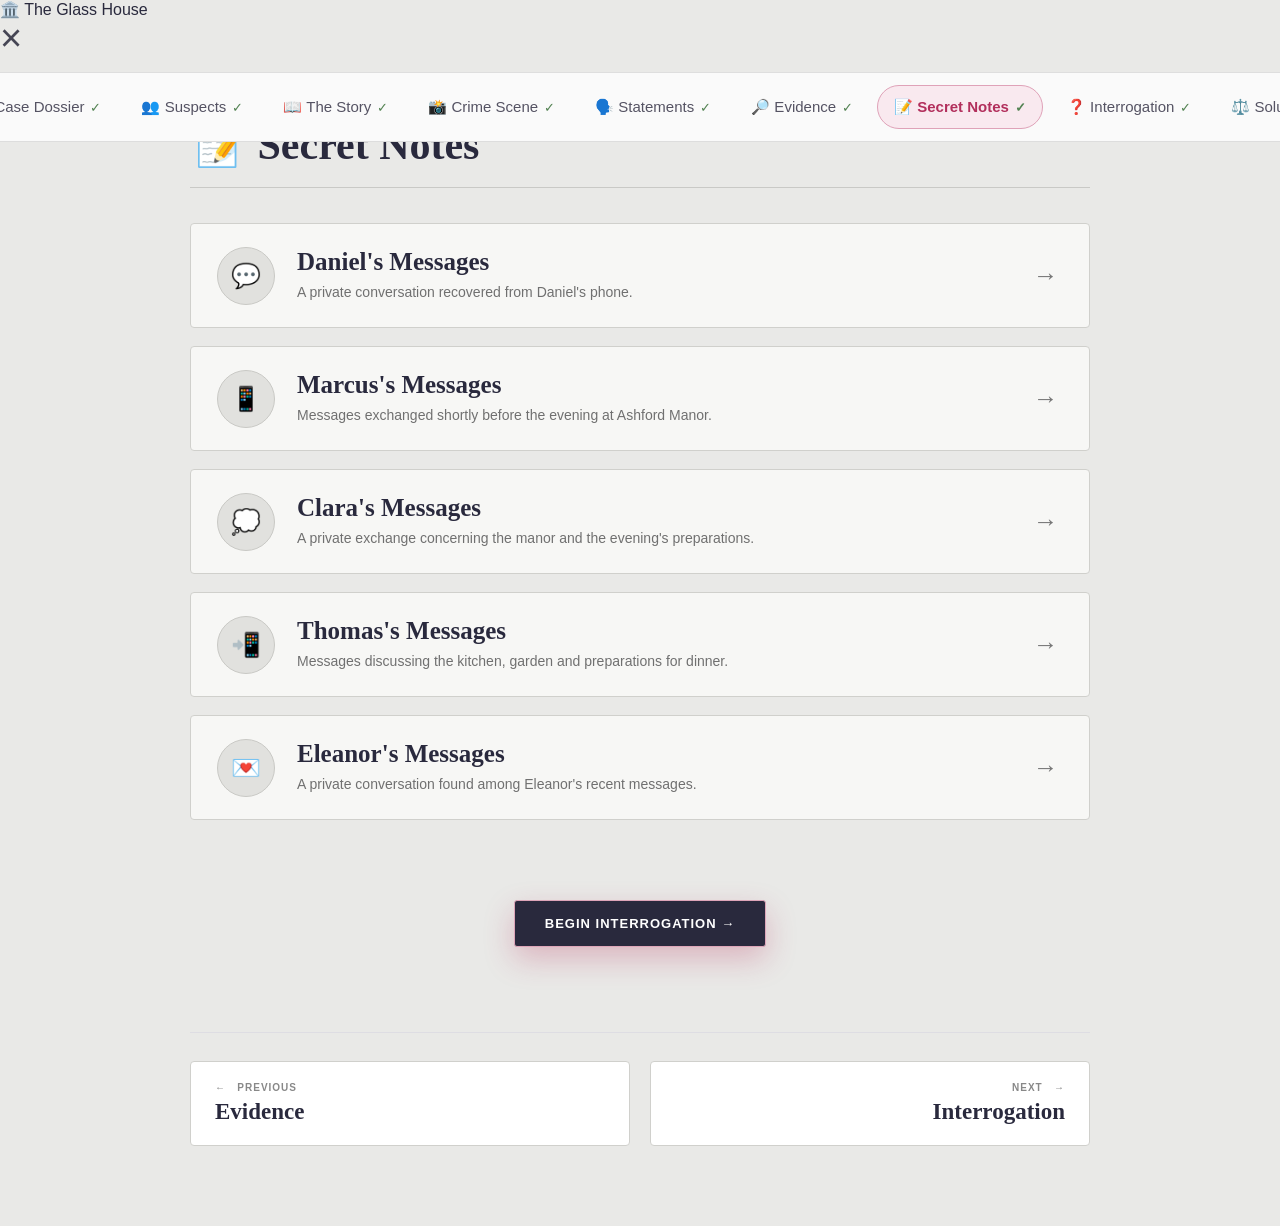
<file: secret-notes.html>
<!DOCTYPE html>
<html lang="en">

<head>

    <meta charset="UTF-8">

    <meta name="viewport"
          content="width=device-width, initial-scale=1.0">

    <title>Secret Notes | The Glass House</title>

    <link rel="stylesheet" href="style.css">

</head>


<body class="secret-notes-page">


    <!-- =====================================================
         HEADER
    ====================================================== -->

    <header class="glass-header">

        <div class="glass-title">
            <span>🏛️</span>
            The Glass House
        </div>

        <div class="close-button"
             onclick="closeCase()">

            ×

        </div>

    </header>



    <!-- =====================================================
         CASE NAVIGATION
    ====================================================== -->

    <nav class="case-navigation">

        <a href="case-001.html">
            📋 Case Dossier
            <span class="check">✓</span>
        </a>

        <a href="suspects.html">
            👥 Suspects
            <span class="check">✓</span>
        </a>

        <a href="story.html">
            📖 The Story
            <span class="check">✓</span>
        </a>

        <a href="crime-scene.html">
            📸 Crime Scene
            <span class="check">✓</span>
        </a>

        <a href="statements.html">
            🗣️ Statements
            <span class="check">✓</span>
        </a>

        <a href="evidence.html">
            🔎 Evidence
            <span class="check">✓</span>
        </a>

        <a href="secret-notes.html"
           class="active">

            📝 Secret Notes
            <span class="check">✓</span>

        </a>

        <a href="interrogation.html">

            ❓ Interrogation
            <span class="check">✓</span>

        </a>

        <a href="solution.html">

            ⚖️ Solution

        </a>

    </nav>



    <!-- =====================================================
         MAIN
    ====================================================== -->

    <main class="secret-notes-container">


        <!-- =================================================
             ALL SECRET NOTES
        ================================================== -->

        <div id="allSecretNotes">


            <!-- PAGE TITLE -->

            <div class="page-heading">

                📝 Secret Notes

            </div>



            <!-- =================================================
                 DANIEL
            ================================================== -->

            <div class="secret-note-preview"
                 onclick="showChat('daniel')">

                <div class="secret-note-avatar">
                    💬
                </div>

                <div class="secret-note-preview-info">

                    <h2>
                        Daniel's Messages
                    </h2>

                    <p>
                        A private conversation recovered from Daniel's phone.
                    </p>

                </div>

                <div class="secret-note-arrow">
                    →
                </div>

            </div>



            <!-- =================================================
                 MARCUS
            ================================================== -->

            <div class="secret-note-preview"
                 onclick="showChat('marcus')">

                <div class="secret-note-avatar">
                    📱
                </div>

                <div class="secret-note-preview-info">

                    <h2>
                        Marcus's Messages
                    </h2>

                    <p>
                        Messages exchanged shortly before the evening at Ashford Manor.
                    </p>

                </div>

                <div class="secret-note-arrow">
                    →
                </div>

            </div>



            <!-- =================================================
                 CLARA
            ================================================== -->

            <div class="secret-note-preview"
                 onclick="showChat('clara')">

                <div class="secret-note-avatar">
                    💭
                </div>

                <div class="secret-note-preview-info">

                    <h2>
                        Clara's Messages
                    </h2>

                    <p>
                        A private exchange concerning the manor and the evening's preparations.
                    </p>

                </div>

                <div class="secret-note-arrow">
                    →
                </div>

            </div>



            <!-- =================================================
                 THOMAS
            ================================================== -->

            <div class="secret-note-preview"
                 onclick="showChat('thomas')">

                <div class="secret-note-avatar">
                    📲
                </div>

                <div class="secret-note-preview-info">

                    <h2>
                        Thomas's Messages
                    </h2>

                    <p>
                        Messages discussing the kitchen, garden and preparations for dinner.
                    </p>

                </div>

                <div class="secret-note-arrow">
                    →
                </div>

            </div>



            <!-- =================================================
                 ELEANOR
            ================================================== -->

            <div class="secret-note-preview"
                 onclick="showChat('eleanor')">

                <div class="secret-note-avatar">
                    💌
                </div>

                <div class="secret-note-preview-info">

                    <h2>
                        Eleanor's Messages
                    </h2>

                    <p>
                        A private conversation found among Eleanor's recent messages.
                    </p>

                </div>

                <div class="secret-note-arrow">
                    →
                </div>

            </div>

        </div>



        <!-- =====================================================
             SINGLE SECRET NOTE
        ====================================================== -->

        <div id="singleSecretNote">


            <!-- BACK BUTTON -->

            <button
                type="button"
                class="back-secret-notes"
                onclick="backToChats()">

                ← Back to All Secret Notes

            </button>



            <!-- =================================================
                 DANIEL CHAT
            ================================================== -->

            <article
                id="danielChat"
                class="full-secret-note-card">


                <div class="secret-note-header">

                    <div class="secret-note-full-avatar">
                        💬
                    </div>

                    <div>

                        <h1>
                            Daniel's Messages
                        </h1>

                        <p>
                            Private conversation recovered from Daniel's phone
                        </p>

                    </div>

                </div>



                <div class="secret-chat">


                    <div class="secret-chat-message other">

                        <div class="secret-chat-name">
                            Unknown Number
                        </div>

                        <div class="secret-chat-bubble">
                            Are you still going through with it?
                        </div>

                        <div class="secret-chat-time">
                            7:42 PM
                        </div>

                    </div>


                    <div class="secret-chat-message mine">

                        <div class="secret-chat-name">
                            Daniel
                        </div>

                        <div class="secret-chat-bubble">
                            I told you I need to sort things out first.
                        </div>

                        <div class="secret-chat-time">
                            7:44 PM
                        </div>

                    </div>


                    <div class="secret-chat-message other">

                        <div class="secret-chat-name">
                            Unknown Number
                        </div>

                        <div class="secret-chat-bubble">
                            Your mother won't give you the money?
                        </div>

                        <div class="secret-chat-time">
                            7:45 PM
                        </div>

                    </div>


                    <div class="secret-chat-message mine">

                        <div class="secret-chat-name">
                            Daniel
                        </div>

                        <div class="secret-chat-bubble">
                            Not unless I give her a reason.
                        </div>

                        <div class="secret-chat-time">
                            7:47 PM
                        </div>

                    </div>


                    <div class="secret-chat-message other">

                        <div class="secret-chat-name">
                            Unknown Number
                        </div>

                        <div class="secret-chat-bubble">
                            Just don't do anything stupid tonight.
                        </div>

                        <div class="secret-chat-time">
                            7:48 PM
                        </div>

                    </div>


                    <div class="secret-chat-message mine">

                        <div class="secret-chat-name">
                            Daniel
                        </div>

                        <div class="secret-chat-bubble">
                            I know what I'm doing.
                        </div>

                        <div class="secret-chat-time">
                            7:49 PM
                        </div>

                    </div>

                </div>



                <div class="secret-note-investigator">

                    <strong>
                        Investigator's Note
                    </strong>

                    <p>
                        The conversation suggests Daniel was under financial pressure,
                        but it does not directly establish what he intended to do that night.
                    </p>

                </div>

            </article>



            <!-- =================================================
                 MARCUS CHAT
            ================================================== -->

            <article
                id="marcusChat"
                class="full-secret-note-card">


                <div class="secret-note-header">

                    <div class="secret-note-full-avatar">
                        📱
                    </div>

                    <div>

                        <h1>
                            Marcus's Messages
                        </h1>

                        <p>
                            Messages exchanged before Marcus arrived at the manor
                        </p>

                    </div>

                </div>



                <div class="secret-chat">


                    <div class="secret-chat-message other">

                        <div class="secret-chat-name">
                            Marcus's Friend
                        </div>

                        <div class="secret-chat-bubble">
                            Are you going to the Ashford dinner tonight?
                        </div>

                        <div class="secret-chat-time">
                            6:18 PM
                        </div>

                    </div>


                    <div class="secret-chat-message mine">

                        <div class="secret-chat-name">
                            Marcus
                        </div>

                        <div class="secret-chat-bubble">
                            Yes. Eleanor invited me.
                        </div>

                        <div class="secret-chat-time">
                            6:20 PM
                        </div>

                    </div>


                    <div class="secret-chat-message other">

                        <div class="secret-chat-name">
                            Marcus's Friend
                        </div>

                        <div class="secret-chat-bubble">
                            The necklace will be there, right?
                        </div>

                        <div class="secret-chat-time">
                            6:21 PM
                        </div>

                    </div>


                    <div class="secret-chat-message mine">

                        <div class="secret-chat-name">
                            Marcus
                        </div>

                        <div class="secret-chat-bubble">
                            Apparently. Eleanor likes showing it off.
                        </div>

                        <div class="secret-chat-time">
                            6:22 PM
                        </div>

                    </div>


                    <div class="secret-chat-message other">

                        <div class="secret-chat-name">
                            Marcus's Friend
                        </div>

                        <div class="secret-chat-bubble">
                            Don't get yourself involved in anything strange.
                        </div>

                        <div class="secret-chat-time">
                            6:23 PM
                        </div>

                    </div>


                    <div class="secret-chat-message mine">

                        <div class="secret-chat-name">
                            Marcus
                        </div>

                        <div class="secret-chat-bubble">
                            I'm there for dinner, nothing more.
                        </div>

                        <div class="secret-chat-time">
                            6:24 PM
                        </div>

                    </div>

                </div>

            </article>



            <!-- =================================================
                 CLARA CHAT
            ================================================== -->

            <article
                id="claraChat"
                class="full-secret-note-card">


                <div class="secret-note-header">

                    <div class="secret-note-full-avatar">
                        💭
                    </div>

                    <div>

                        <h1>
                            Clara's Messages
                        </h1>

                        <p>
                            Private messages concerning preparations at the manor
                        </p>

                    </div>

                </div>



                <div class="secret-chat">


                    <div class="secret-chat-message other">

                        <div class="secret-chat-name">
                            Sister
                        </div>

                        <div class="secret-chat-bubble">
                            How busy is the house tonight?
                        </div>

                        <div class="secret-chat-time">
                            6:51 PM
                        </div>

                    </div>


                    <div class="secret-chat-message mine">

                        <div class="secret-chat-name">
                            Clara
                        </div>

                        <div class="secret-chat-bubble">
                            Very. Eleanor has guests over.
                        </div>

                        <div class="secret-chat-time">
                            6:53 PM
                        </div>

                    </div>


                    <div class="secret-chat-message other">

                        <div class="secret-chat-name">
                            Sister
                        </div>

                        <div class="secret-chat-bubble">
                            Still working in the kitchen?
                        </div>

                        <div class="secret-chat-time">
                            6:54 PM
                        </div>

                    </div>


                    <div class="secret-chat-message mine">

                        <div class="secret-chat-name">
                            Clara
                        </div>

                        <div class="secret-chat-bubble">
                            Mostly. I have dessert to finish.
                        </div>

                        <div class="secret-chat-time">
                            6:55 PM
                        </div>

                    </div>


                    <div class="secret-chat-message other">

                        <div class="secret-chat-name">
                            Sister
                        </div>

                        <div class="secret-chat-bubble">
                            You know that house better than anyone.
                        </div>

                        <div class="secret-chat-time">
                            6:56 PM
                        </div>

                    </div>


                    <div class="secret-chat-message mine">

                        <div class="secret-chat-name">
                            Clara
                        </div>

                        <div class="secret-chat-bubble">
                            After eight years, I suppose I do.
                        </div>

                        <div class="secret-chat-time">
                            6:57 PM
                        </div>

                    </div>

                </div>

            </article>



            <!-- =================================================
                 THOMAS CHAT
            ================================================== -->

            <article
                id="thomasChat"
                class="full-secret-note-card">


                <div class="secret-note-header">

                    <div class="secret-note-full-avatar">
                        📲
                    </div>

                    <div>

                        <h1>
                            Thomas's Messages
                        </h1>

                        <p>
                            Messages concerning the dinner preparations
                        </p>

                    </div>

                </div>



                <div class="secret-chat">


                    <div class="secret-chat-message other">

                        <div class="secret-chat-name">
                            Restaurant Supplier
                        </div>

                        <div class="secret-chat-bubble">
                            Did you get everything delivered?
                        </div>

                        <div class="secret-chat-time">
                            4:37 PM
                        </div>

                    </div>


                    <div class="secret-chat-message mine">

                        <div class="secret-chat-name">
                            Thomas
                        </div>

                        <div class="secret-chat-bubble">
                            Yes. I'm at the manor now.
                        </div>

                        <div class="secret-chat-time">
                            4:39 PM
                        </div>

                    </div>


                    <div class="secret-chat-message other">

                        <div class="secret-chat-name">
                            Restaurant Supplier
                        </div>

                        <div class="secret-chat-bubble">
                            Everything okay there?
                        </div>

                        <div class="secret-chat-time">
                            4:40 PM
                        </div>

                    </div>


                    <div class="secret-chat-message mine">

                        <div class="secret-chat-name">
                            Thomas
                        </div>

                        <div class="secret-chat-bubble">
                            Busy evening. Guests are arriving soon.
                        </div>

                        <div class="secret-chat-time">
                            4:41 PM
                        </div>

                    </div>


                    <div class="secret-chat-message other">

                        <div class="secret-chat-name">
                            Restaurant Supplier
                        </div>

                        <div class="secret-chat-bubble">
                            Don't forget the cake.
                        </div>

                        <div class="secret-chat-time">
                            4:42 PM
                        </div>

                    </div>


                    <div class="secret-chat-message mine">

                        <div class="secret-chat-name">
                            Thomas
                        </div>

                        <div class="secret-chat-bubble">
                            I won't. That's the part I'm watching most carefully.
                        </div>

                        <div class="secret-chat-time">
                            4:43 PM
                        </div>

                    </div>

                </div>

            </article>



            <!-- =================================================
                 ELEANOR CHAT
            ================================================== -->

            <article
                id="eleanorChat"
                class="full-secret-note-card">


                <div class="secret-note-header">

                    <div class="secret-note-full-avatar">
                        💌
                    </div>

                    <div>

                        <h1>
                            Eleanor's Messages
                        </h1>

                        <p>
                            A private conversation found among Eleanor's messages
                        </p>

                    </div>

                </div>



                <div class="secret-chat">


                    <div class="secret-chat-message other">

                        <div class="secret-chat-name">
                            Eleanor's Friend
                        </div>

                        <div class="secret-chat-bubble">
                            Are you really showing the necklace tonight?
                        </div>

                        <div class="secret-chat-time">
                            5:32 PM
                        </div>

                    </div>


                    <div class="secret-chat-message mine">

                        <div class="secret-chat-name">
                            Eleanor
                        </div>

                        <div class="secret-chat-bubble">
                            Of course. Everyone always asks about it.
                        </div>

                        <div class="secret-chat-time">
                            5:34 PM
                        </div>

                    </div>


                    <div class="secret-chat-message other">

                        <div class="secret-chat-name">
                            Eleanor's Friend
                        </div>

                        <div class="secret-chat-bubble">
                            You trust everyone coming?
                        </div>

                        <div class="secret-chat-time">
                            5:35 PM
                        </div>

                    </div>


                    <div class="secret-chat-message mine">

                        <div class="secret-chat-name">
                            Eleanor
                        </div>

                        <div class="secret-chat-bubble">
                            They're family and friends. Besides, the cabinet is locked.
                        </div>

                        <div class="secret-chat-time">
                            5:36 PM
                        </div>

                    </div>


                    <div class="secret-chat-message other">

                        <div class="secret-chat-name">
                            Eleanor's Friend
                        </div>

                        <div class="secret-chat-bubble">
                            Still, be careful.
                        </div>

                        <div class="secret-chat-time">
                            5:37 PM
                        </div>

                    </div>


                    <div class="secret-chat-message mine">

                        <div class="secret-chat-name">
                            Eleanor
                        </div>

                        <div class="secret-chat-bubble">
                            I know exactly how everything in that study works.
                        </div>

                        <div class="secret-chat-time">
                            5:38 PM
                        </div>

                    </div>

                </div>



                <div class="secret-note-investigator">

                    <strong>
                        Investigator's Note
                    </strong>

                    <p>
                        Eleanor's message confirms that she knows the study and its
                        security well. Compare this with what the other suspects know.
                    </p>

                </div>

            </article>

        </div>



        <!-- =====================================================
             MAIN ACTION
        ====================================================== -->

        <div class="major-action">

            <a href="interrogation.html"
               class="investigate-button">

                BEGIN INTERROGATION →

            </a>

        </div>



        <!-- =====================================================
             PREVIOUS / NEXT
        ====================================================== -->

        <div class="page-navigation">


            <a href="evidence.html"
               class="page-nav-card">

                <span class="nav-direction">

                    ← &nbsp; PREVIOUS

                </span>

                <strong>

                    Evidence

                </strong>

            </a>



            <a href="interrogation.html"
               class="page-nav-card next">

                <span class="nav-direction">

                    NEXT &nbsp; →

                </span>

                <strong>

                    Interrogation

                </strong>

            </a>


        </div>


    </main>



    <!-- =====================================================
         JAVASCRIPT
    ====================================================== -->

    <script>


        function showChat(person) {

            /*
             * Hide the list of secret notes
             */

            document.getElementById(
                "allSecretNotes"
            ).style.display = "none";


            /*
             * Show the individual note area
             */

            document.getElementById(
                "singleSecretNote"
            ).style.display = "block";


            /*
             * Hide every chat
             */

            document
                .querySelectorAll(".full-secret-note-card")
                .forEach(function(card) {

                    card.style.display = "none";

                });


            /*
             * Show selected chat
             */

            const selectedChat =
                document.getElementById(
                    person + "Chat"
                );

            if (selectedChat) {

                selectedChat.style.display = "block";

            }


            /*
             * Scroll to the top
             */

            window.scrollTo({

                top: 0,

                behavior: "smooth"

            });

        }



        function backToChats() {

            /*
             * Hide individual note
             */

            document.getElementById(
                "singleSecretNote"
            ).style.display = "none";


            /*
             * Show all notes
             */

            document.getElementById(
                "allSecretNotes"
            ).style.display = "block";


            /*
             * Scroll to the top
             */

            window.scrollTo({

                top: 0,

                behavior: "smooth"

            });

        }



        function closeCase() {

            window.location.href = "cases.html";

        }

    </script>


</body>

</html>
</file>
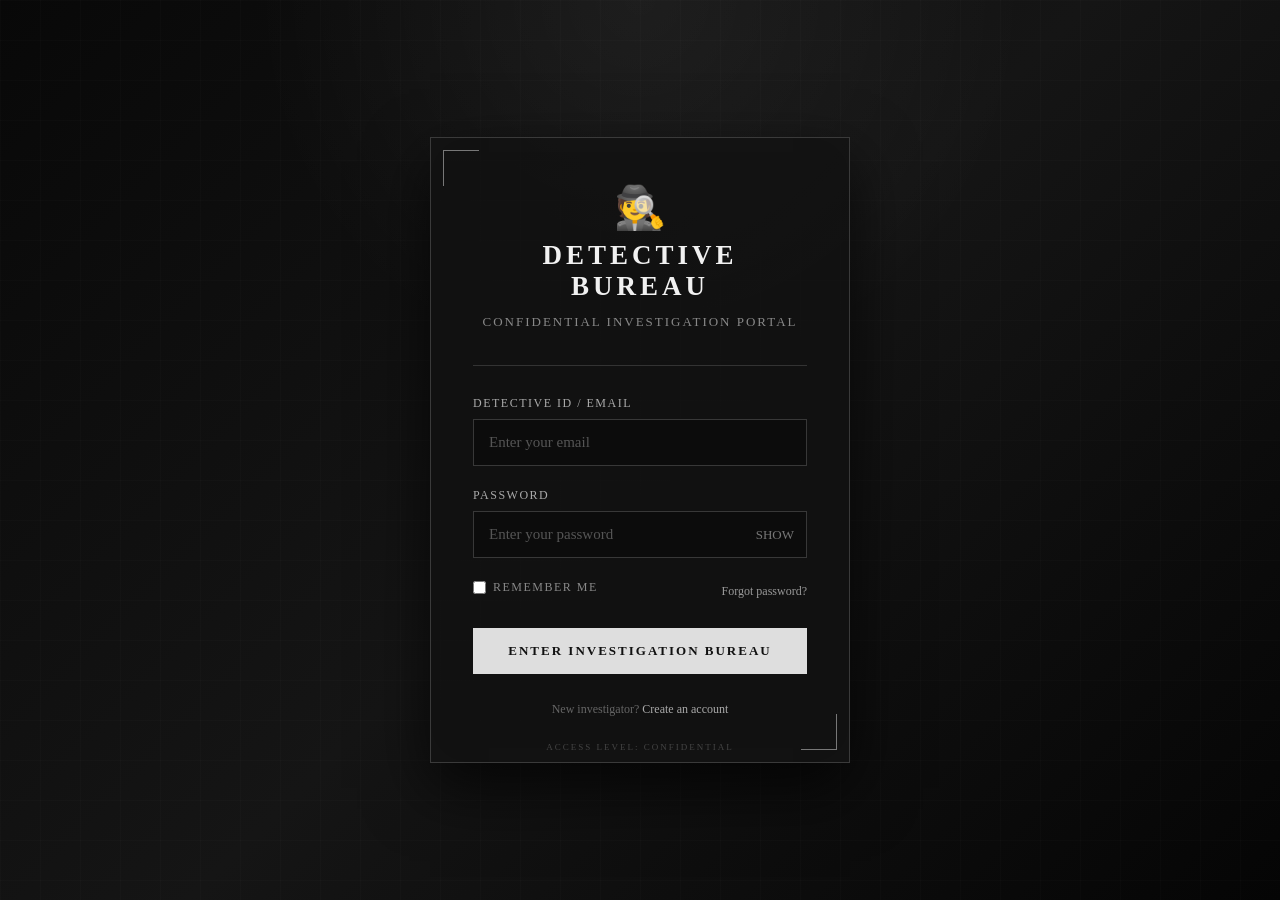
<file: signin.html>
<!DOCTYPE html>
<html lang="en">
<head>
    <meta charset="UTF-8">
    <meta name="viewport" content="width=device-width, initial-scale=1.0">

    <title>Sign In | The Detective Bureau</title>

    <style>
        * {
            margin: 0;
            padding: 0;
            box-sizing: border-box;
        }

        body {
            min-height: 100vh;
            background:
                radial-gradient(circle at top, rgba(255, 255, 255, 0.06), transparent 35%),
                linear-gradient(135deg, #080808, #151515 50%, #050505);
            color: #e8e8e8;
            font-family: Georgia, "Times New Roman", serif;

            display: flex;
            justify-content: center;
            align-items: center;

            overflow: hidden;
        }

        /* Background texture */
        body::before {
            content: "";
            position: fixed;
            inset: 0;

            background-image:
                linear-gradient(rgba(255,255,255,0.015) 1px, transparent 1px),
                linear-gradient(90deg, rgba(255,255,255,0.015) 1px, transparent 1px);

            background-size: 40px 40px;
            pointer-events: none;
        }

        /* Main container */
        .login-container {
            width: 420px;
            max-width: 90%;

            background: rgba(18, 18, 18, 0.96);

            border: 1px solid #3a3a3a;

            padding: 45px 42px;

            box-shadow:
                0 25px 60px rgba(0, 0, 0, 0.7),
                inset 0 0 40px rgba(255, 255, 255, 0.015);

            position: relative;
        }

        /* Decorative corners */
        .login-container::before,
        .login-container::after {
            content: "";
            position: absolute;

            width: 35px;
            height: 35px;

            border-color: #777;
            border-style: solid;
        }

        .login-container::before {
            top: 12px;
            left: 12px;

            border-width: 1px 0 0 1px;
        }

        .login-container::after {
            bottom: 12px;
            right: 12px;

            border-width: 0 1px 1px 0;
        }

        /* Logo */
        .logo {
            text-align: center;
            margin-bottom: 12px;
        }

        .logo-icon {
            font-size: 42px;
            margin-bottom: 8px;
        }

        .logo h1 {
            font-size: 27px;
            letter-spacing: 4px;
            text-transform: uppercase;
            color: #f1f1f1;
        }

        .subtitle {
            text-align: center;
            color: #888;
            font-size: 13px;
            letter-spacing: 2px;
            margin-bottom: 35px;
            text-transform: uppercase;
        }

        /* Divider */
        .divider {
            height: 1px;
            background: #333;
            margin-bottom: 30px;
        }

        /* Form */
        .form-group {
            margin-bottom: 22px;
        }

        label {
            display: block;

            font-size: 12px;
            letter-spacing: 1.5px;
            text-transform: uppercase;

            color: #aaa;

            margin-bottom: 8px;
        }

        .input-wrapper {
            position: relative;
        }

        input {
            width: 100%;

            padding: 14px 15px;

            background: #0c0c0c;

            border: 1px solid #383838;

            color: #eee;

            font-family: Georgia, "Times New Roman", serif;
            font-size: 15px;

            outline: none;

            transition: 0.3s;
        }

        input:focus {
            border-color: #999;
            background: #101010;
            box-shadow: 0 0 0 2px rgba(255, 255, 255, 0.04);
        }

        input::placeholder {
            color: #555;
        }

        /* Password toggle */
        .toggle-password {
            position: absolute;

            right: 13px;
            top: 50%;

            transform: translateY(-50%);

            background: none;
            border: none;

            color: #777;

            cursor: pointer;

            font-size: 13px;

            font-family: Georgia, "Times New Roman", serif;
        }

        .toggle-password:hover {
            color: #ddd;
        }

        /* Remember me */
        .options {
            display: flex;
            justify-content: space-between;
            align-items: center;

            margin: 4px 0 25px;

            font-size: 12px;
        }

        .remember {
            display: flex;
            align-items: center;
            gap: 7px;

            color: #888;
        }

        .remember input {
            width: auto;
            accent-color: #888;
        }

        .forgot {
            color: #999;
            text-decoration: none;
        }

        .forgot:hover {
            color: #fff;
        }

        /* Login button */
        .login-btn {
            width: 100%;

            padding: 15px;

            background: #dedede;
            color: #111;

            border: none;

            font-family: Georgia, "Times New Roman", serif;

            font-size: 13px;
            font-weight: bold;

            letter-spacing: 2px;
            text-transform: uppercase;

            cursor: pointer;

            transition: 0.3s;
        }

        .login-btn:hover {
            background: #ffffff;
            transform: translateY(-1px);
        }

        .login-btn:active {
            transform: translateY(0);
        }

        /* Error message */
        .error-message {
            display: none;

            background: rgba(120, 20, 20, 0.15);

            border: 1px solid #602626;

            color: #d98989;

            padding: 10px 12px;

            font-size: 12px;

            margin-bottom: 20px;

            text-align: center;
        }

        /* Success message */
        .success-message {
            display: none;

            background: rgba(30, 100, 50, 0.15);

            border: 1px solid #315c3d;

            color: #91c59d;

            padding: 10px 12px;

            font-size: 12px;

            margin-bottom: 20px;

            text-align: center;
        }

        /* Bottom text */
        .bottom-text {
            text-align: center;

            margin-top: 28px;

            color: #666;

            font-size: 12px;
        }

        .bottom-text a {
            color: #aaa;
            text-decoration: none;
        }

        .bottom-text a:hover {
            color: #fff;
        }

        /* Case number */
        .case-number {
            position: absolute;

            bottom: 10px;
            left: 50%;

            transform: translateX(-50%);

            color: #444;

            font-size: 9px;

            letter-spacing: 2px;

            white-space: nowrap;
        }

        /* Mobile */
        @media (max-width: 500px) {

            .login-container {
                padding: 35px 25px;
            }

            .logo h1 {
                font-size: 21px;
                letter-spacing: 3px;
            }

            .subtitle {
                font-size: 11px;
            }
        }
    </style>
</head>

<body>

    <div class="login-container">

        <div class="logo">

            <div class="logo-icon">
                🕵️
            </div>

            <h1>Detective Bureau</h1>

        </div>

        <div class="subtitle">
            Confidential Investigation Portal
        </div>

        <div class="divider"></div>


        <!-- Login Form -->

        <form id="loginForm">

            <!-- Email -->

            <div class="form-group">

                <label for="email">
                    Detective ID / Email
                </label>

                <div class="input-wrapper">

                    <input
                        type="email"
                        id="email"
                        placeholder="Enter your email"
                        autocomplete="email"
                    >

                </div>

            </div>


            <!-- Password -->

            <div class="form-group">

                <label for="password">
                    Password
                </label>

                <div class="input-wrapper">

                    <input
                        type="password"
                        id="password"
                        placeholder="Enter your password"
                        autocomplete="current-password"
                    >

                    <button
                        type="button"
                        class="toggle-password"
                        id="togglePassword"
                    >
                        SHOW
                    </button>

                </div>

            </div>


            <!-- Error -->

            <div
                class="error-message"
                id="errorMessage"
            >
                Invalid credentials.
            </div>


            <!-- Success -->

            <div
                class="success-message"
                id="successMessage"
            >
                Authentication successful. Opening investigation bureau...
            </div>


            <!-- Options -->

            <div class="options">

                <label class="remember">

                    <input
                        type="checkbox"
                        id="remember"
                    >

                    Remember me

                </label>

                <a
                    href="#"
                    class="forgot"
                    onclick="forgotPassword(event)"
                >
                    Forgot password?
                </a>

            </div>


            <!-- Submit -->

            <button
                type="submit"
                class="login-btn"
            >
                Enter Investigation Bureau
            </button>

        </form>


        <div class="bottom-text">

            New investigator?
            <a href="#" onclick="createAccount(event)">
                Create an account
            </a>

        </div>


        <div class="case-number">
            ACCESS LEVEL: CONFIDENTIAL
        </div>

    </div>


    <script>

        /* =====================================
           LOGIN
        ===================================== */

        const loginForm = document.getElementById("loginForm");

        const emailInput = document.getElementById("email");

        const passwordInput = document.getElementById("password");

        const errorMessage = document.getElementById("errorMessage");

        const successMessage = document.getElementById("successMessage");


        loginForm.addEventListener("submit", function(event) {

            event.preventDefault();

            const email = emailInput.value.trim();

            const password = passwordInput.value.trim();


            /* Hide previous messages */

            errorMessage.style.display = "none";

            successMessage.style.display = "none";


            /* Empty fields */

            if (email === "" || password === "") {

                errorMessage.textContent =
                    "Please enter your email and password.";

                errorMessage.style.display = "block";

                return;
            }


            /* Basic email validation */

            const emailPattern =
                /^[^\s@]+@[^\s@]+\.[^\s@]+$/;


            if (!emailPattern.test(email)) {

                errorMessage.textContent =
                    "Please enter a valid email address.";

                errorMessage.style.display = "block";

                return;
            }


            /* 
               DEMO LOGIN

               Change these credentials if you want.
            */

            const correctEmail = "detective@gmail.com";

            const correctPassword = "123456";


            if (
                email === correctEmail &&
                password === correctPassword
            ) {

                /* Successful login */

                successMessage.style.display = "block";


                /*
                   Save login status.

                   This allows index.html to know
                   that the user has logged in.
                */

                localStorage.setItem(
                    "isLoggedIn",
                    "true"
                );

                localStorage.setItem(
                    "detectiveEmail",
                    email
                );


                /*
                   Small delay so the success
                   message can be seen.
                */

                setTimeout(function() {

                    window.location.href = "index.html";

                }, 800);


            } else {

                errorMessage.textContent =
                    "Invalid Detective ID or password.";

                errorMessage.style.display = "block";

            }

        });


        /* =====================================
           SHOW / HIDE PASSWORD
        ===================================== */

        const togglePassword =
            document.getElementById("togglePassword");


        togglePassword.addEventListener("click", function() {

            if (passwordInput.type === "password") {

                passwordInput.type = "text";

                togglePassword.textContent = "HIDE";

            } else {

                passwordInput.type = "password";

                togglePassword.textContent = "SHOW";

            }

        });


        /* =====================================
           FORGOT PASSWORD
        ===================================== */

        function forgotPassword(event) {

            event.preventDefault();

            alert(
                "Password recovery will be available soon."
            );

        }


        /* =====================================
           CREATE ACCOUNT
        ===================================== */

        function createAccount(event) {

            event.preventDefault();

            alert(
                "Account registration will be available soon."
            );

        }

    </script>

</body>
</html>
</file>
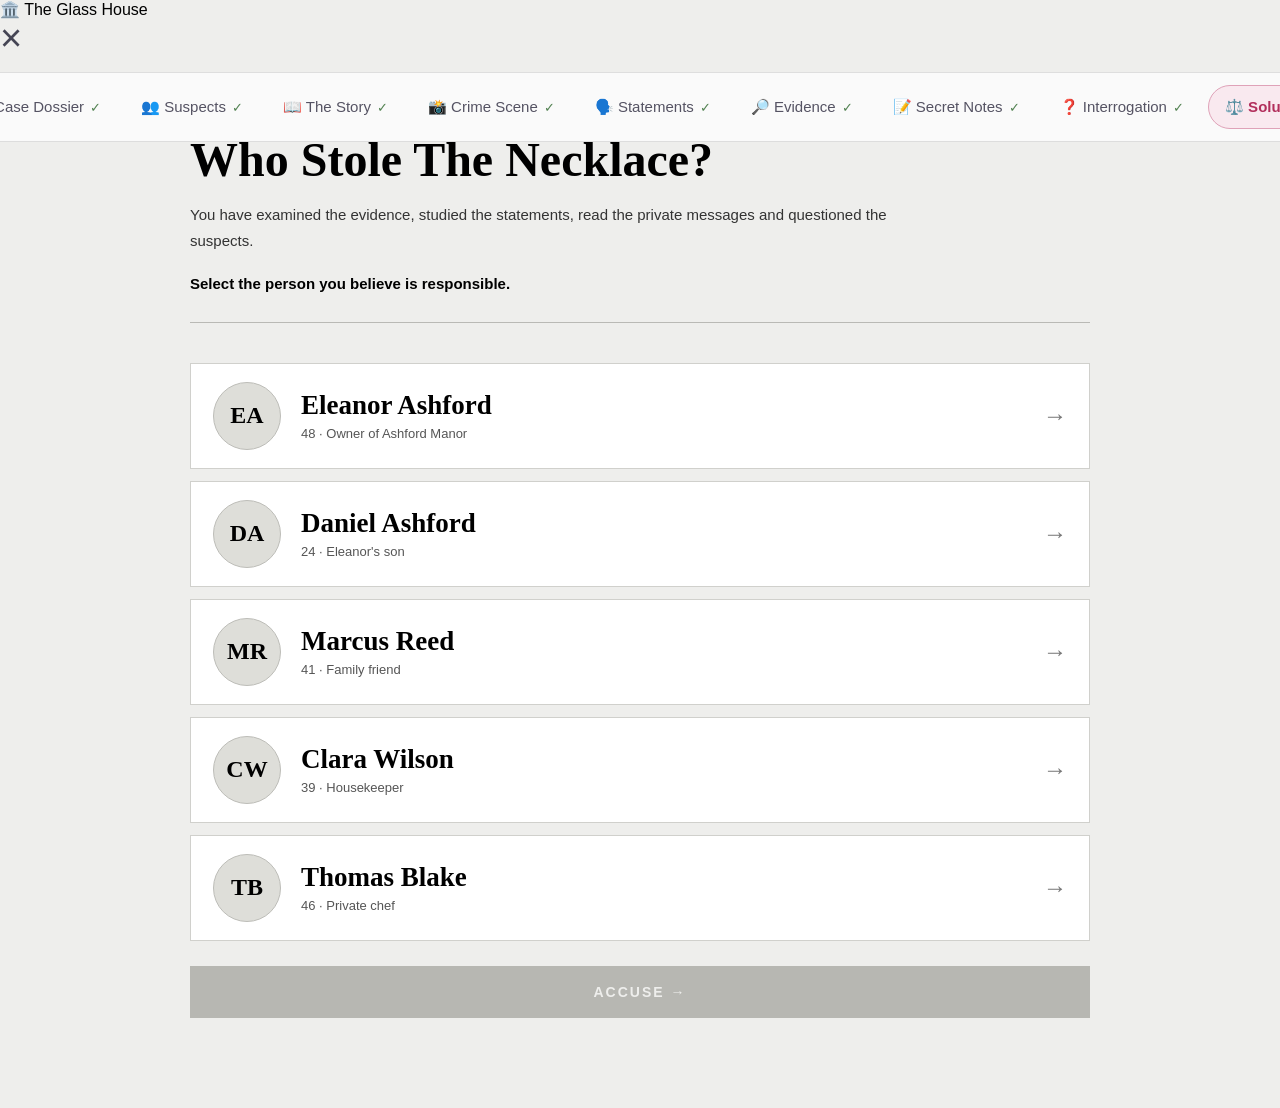
<file: solution.html>
<!DOCTYPE html>
<html lang="en">
<head>
    <meta charset="UTF-8">
    <meta name="viewport" content="width=device-width, initial-scale=1.0">

    <title>Solution | The Glass House</title>

    <link rel="stylesheet" href="style.css">
</head>

<body class="solution-page">

<header class="glass-header">

    <div class="glass-title">
        <span>🏛️</span> The Glass House
    </div>

    <div class="close-button" onclick="closeCase()">×</div>

</header>


<!-- CASE NAVIGATION -->

<nav class="case-navigation">

    <a href="case-001.html">
        📋 Case Dossier <span class="check">✓</span>
    </a>

    <a href="suspects.html">
        👥 Suspects <span class="check">✓</span>
    </a>

    <a href="story.html">
        📖 The Story <span class="check">✓</span>
    </a>

    <a href="crime-scene.html">
        📸 Crime Scene <span class="check">✓</span>
    </a>

    <a href="statements.html">
        🗣️ Statements <span class="check">✓</span>
    </a>

    <a href="evidence.html">
        🔎 Evidence <span class="check">✓</span>
    </a>

    <a href="secret-notes.html">
        📝 Secret Notes <span class="check">✓</span>
    </a>

    <a href="interrogation.html">
        ❓ Interrogation <span class="check">✓</span>
    </a>

    <a href="solution.html" class="active">
        ⚖️ Solution
    </a>

</nav>


<main class="solution-container">


    <!-- ==========================================
         ACCUSATION SECTION
    =========================================== -->

    <section id="accusationSection">

        <div class="solution-heading">

            <span class="solution-label">
                FINAL DECISION
            </span>

            <h1>
                Who Stole The Necklace?
            </h1>

            <p>
                You have examined the evidence, studied the statements,
                read the private messages and questioned the suspects.
            </p>

            <p class="solution-instruction">
                Select the person you believe is responsible.
            </p>

        </div>


        <!-- SUSPECTS -->

        <div class="solution-suspects">


            <!-- ELEANOR -->

            <div class="solution-suspect"
                 onclick="selectSuspect('Eleanor Ashford', this)">

                <div class="solution-avatar">
                    EA
                </div>

                <div class="solution-suspect-info">

                    <h2>Eleanor Ashford</h2>

                    <p>
                        48 · Owner of Ashford Manor
                    </p>

                </div>

                <div class="solution-arrow">
                    →
                </div>

            </div>


            <!-- DANIEL -->

            <div class="solution-suspect"
                 onclick="selectSuspect('Daniel Ashford', this)">

                <div class="solution-avatar">
                    DA
                </div>

                <div class="solution-suspect-info">

                    <h2>Daniel Ashford</h2>

                    <p>
                        24 · Eleanor's son
                    </p>

                </div>

                <div class="solution-arrow">
                    →
                </div>

            </div>


            <!-- MARCUS -->

            <div class="solution-suspect"
                 onclick="selectSuspect('Marcus Reed', this)">

                <div class="solution-avatar">
                    MR
                </div>

                <div class="solution-suspect-info">

                    <h2>Marcus Reed</h2>

                    <p>
                        41 · Family friend
                    </p>

                </div>

                <div class="solution-arrow">
                    →
                </div>

            </div>


            <!-- CLARA -->

            <div class="solution-suspect"
                 onclick="selectSuspect('Clara Wilson', this)">

                <div class="solution-avatar">
                    CW
                </div>

                <div class="solution-suspect-info">

                    <h2>Clara Wilson</h2>

                    <p>
                        39 · Housekeeper
                    </p>

                </div>

                <div class="solution-arrow">
                    →
                </div>

            </div>


            <!-- THOMAS -->

            <div class="solution-suspect"
                 onclick="selectSuspect('Thomas Blake', this)">

                <div class="solution-avatar">
                    TB
                </div>

                <div class="solution-suspect-info">

                    <h2>Thomas Blake</h2>

                    <p>
                        46 · Private chef
                    </p>

                </div>

                <div class="solution-arrow">
                    →
                </div>

            </div>

        </div>


        <!-- SELECTED SUSPECT -->

        <div id="selectedAccusation"
             class="selected-accusation">

            <span>You are accusing:</span>

            <strong id="selectedSuspectName">
                —
            </strong>

        </div>


        <!-- ACCUSE BUTTON -->

        <div class="accuse-area">

            <button
                type="button"
                id="accuseButton"
                class="accuse-button"
                onclick="submitAccusation()"
                disabled>

                ACCUSE →

            </button>

        </div>

    </section>



    <!-- ==========================================
         RESULT SECTION
    =========================================== -->

    <section id="solutionResult" style="display:none;">


        <div id="resultStatus"
             class="result-status">

        </div>


        <div class="result-heading">

            <span class="solution-label">
                CASE #001
            </span>

            <h1 id="resultTitle">
                The Solution
            </h1>

            <p id="resultMessage">
            </p>

        </div>


        <!-- THE ACTUAL SOLUTION -->

        <div class="true-solution-card">

            <div class="solution-reveal-avatar">
                DA
            </div>

            <div class="true-solution-content">

                <span class="reveal-label">
                    THE ACTUAL THIEF
                </span>

                <h2>
                    Daniel Ashford
                </h2>

                <p class="solution-role">
                    24 · Eleanor Ashford's son
                </p>

            </div>

        </div>



        <!-- HOW -->

        <div class="solution-explanation">

            <div class="explanation-number">
                01
            </div>

            <div>

                <span class="explanation-label">
                    HOW DID HE DO IT?
                </span>

                <h2>
                    He was already inside.
                </h2>

                <p>
                    Daniel did not need to enter through the window
                    or use the kitchen entrance. He was already inside
                    Ashford Manor as one of the guests.
                </p>

                <p>
                    After the necklace was displayed, Daniel used his
                    knowledge of the study and the cabinet to take the
                    necklace. He then opened the study window and
                    staged the scene to make it appear that someone
                    had entered from outside.
                </p>

                <p>
                    The muddy footprint near the window supported the
                    false story, but the clean windowsill and untouched
                    flowerbed showed that the window was not the real
                    entry point.
                </p>

            </div>

        </div>



        <!-- THE CABINET -->

        <div class="solution-explanation">

            <div class="explanation-number">
                02
            </div>

            <div>

                <span class="explanation-label">
                    THE CABINET
                </span>

                <h2>
                    The lock was the hidden clue.
                </h2>

                <p>
                    The display cabinet showed no signs of forced entry.
                    That meant the thief either had a key or understood
                    how the locking mechanism worked.
                </p>

                <p>
                    Daniel had grown up in the manor and had watched
                    Eleanor use the cabinet many times.
                </p>

                <p>
                    The cabinet had a subtle flaw: if the key was turned
                    slightly past the locking position, the cabinet could
                    appear locked even though the latch had not fully
                    engaged.
                </p>

                <p>
                    Daniel knew this and used it to make the theft look
                    like an impossible locked-room crime.
                </p>

            </div>

        </div>



        <!-- CAMERA -->

        <div class="solution-explanation">

            <div class="explanation-number">
                03
            </div>

            <div>

                <span class="explanation-label">
                    THE CAMERA
                </span>

                <h2>
                    He created a gap in the timeline.
                </h2>

                <p>
                    The hallway security camera stopped recording at
                    approximately 8:25 PM and returned at 8:40 PM.
                </p>

                <p>
                    This gave Daniel enough time to move around the
                    house without appearing on camera.
                </p>

                <p>
                    His familiarity with the manor and its security
                    system made the camera interruption far more
                    significant than it first appeared.
                </p>

            </div>

        </div>



        <!-- PHONE -->

        <div class="solution-explanation">

            <div class="explanation-number">
                04
            </div>

            <div>

                <span class="explanation-label">
                    THE FALSE ALIBI
                </span>

                <h2>
                    His phone call did not cover the whole disappearance.
                </h2>

                <p>
                    Daniel claimed that he was upstairs on an important
                    phone call from around 8:15 until 8:40.
                </p>

                <p>
                    The phone records told a different story.
                    The actual call began at approximately 8:37 PM
                    and ended at 8:44 PM.
                </p>

                <p>
                    That left a significant gap between 8:20 and 8:37 PM —
                    exactly when the necklace disappeared.
                </p>

            </div>

        </div>



        <!-- WHY -->

        <div class="solution-explanation final-explanation">

            <div class="explanation-number">
                05
            </div>

            <div>

                <span class="explanation-label">
                    WHY DID HE DO IT?
                </span>

                <h2>
                    Financial pressure.
                </h2>

                <p>
                    Daniel had been struggling financially and had
                    argued with Eleanor about money.
                </p>

                <p>
                    The necklace was worth approximately ₹2.4 crore.
                    Taking it gave Daniel access to an enormous amount
                    of potential value.
                </p>

                <p>
                    His plan was not simply to steal the necklace.
                    He wanted to make the theft look like an outside
                    intrusion, while his phone call created a false
                    impression that he had been upstairs.
                </p>

            </div>

        </div>



        <!-- FINAL CONNECTION -->

        <div class="final-connection">

            <span>
                THE FINAL CONNECTION
            </span>

            <h2>
                The most suspicious clue was not the most important clue.
            </h2>

            <p>
                The muddy footprint pointed toward Marcus.
                The kitchen access made Thomas suspicious.
                Clara knew the manor.
                Eleanor controlled the necklace.
            </p>

            <p>
                But Daniel's incomplete alibi, his knowledge of the
                manor, the cabinet mechanism, the camera interruption
                and the staged window all fit together.
            </p>

            <strong>
                Daniel Ashford stole the Ashford Diamond Necklace.
            </strong>

        </div>



        <!-- NEXT STEP -->

        <div class="solution-actions">

            <a href="cases.html"
               class="solution-home-button">

                RETURN TO CASE FILES

            </a>

        </div>


    </section>


</main>



<script>

let selectedSuspect = "";



/* ==========================================
   SELECT SUSPECT
========================================== */

function selectSuspect(name, card) {

    selectedSuspect = name;

    /* Remove previous selection */

    document.querySelectorAll(".solution-suspect")
        .forEach(function(item) {

            item.classList.remove("selected");

        });


    /* Highlight selected suspect */

    card.classList.add("selected");


    /* Show selected name */

    document.getElementById("selectedSuspectName")
        .textContent = name;


    document.getElementById("selectedAccusation")
        .classList.add("visible");


    /* Enable accuse button */

    document.getElementById("accuseButton")
        .disabled = false;

}



/* ==========================================
   ACCUSE
========================================== */

function submitAccusation() {

    if (selectedSuspect === "") {

        return;

    }


    /* Hide accusation */

    document.getElementById("accusationSection")
        .style.display = "none";


    /* Show solution */

    document.getElementById("solutionResult")
        .style.display = "block";


    const resultStatus =
        document.getElementById("resultStatus");

    const resultTitle =
        document.getElementById("resultTitle");

    const resultMessage =
        document.getElementById("resultMessage");


    /* CORRECT */

    if (selectedSuspect === "Daniel Ashford") {

        resultStatus.textContent =
            "✓ CASE SUCCESSFULLY SOLVED";

        resultStatus.classList.add("success");

        resultTitle.textContent =
            "Excellent Detective Work.";

        resultMessage.textContent =
            "Your accusation was correct. You identified the person responsible for the disappearance of the Ashford Diamond Necklace.";

    }


    /* WRONG */

    else {

        resultStatus.textContent =
            "✕ CASE FAILED";

        resultStatus.classList.add("failed");

        resultTitle.textContent =
            "Your Accusation Was Incorrect.";

        resultMessage.textContent =
            "The person you accused was not responsible. The complete solution is revealed below.";

    }


    window.scrollTo({

        top: 0,

        behavior: "smooth"

    });

}



/* ==========================================
   CLOSE CASE
========================================== */

function closeCase() {

    window.location.href = "cases.html";

}

</script>


</body>
</html>
</file>
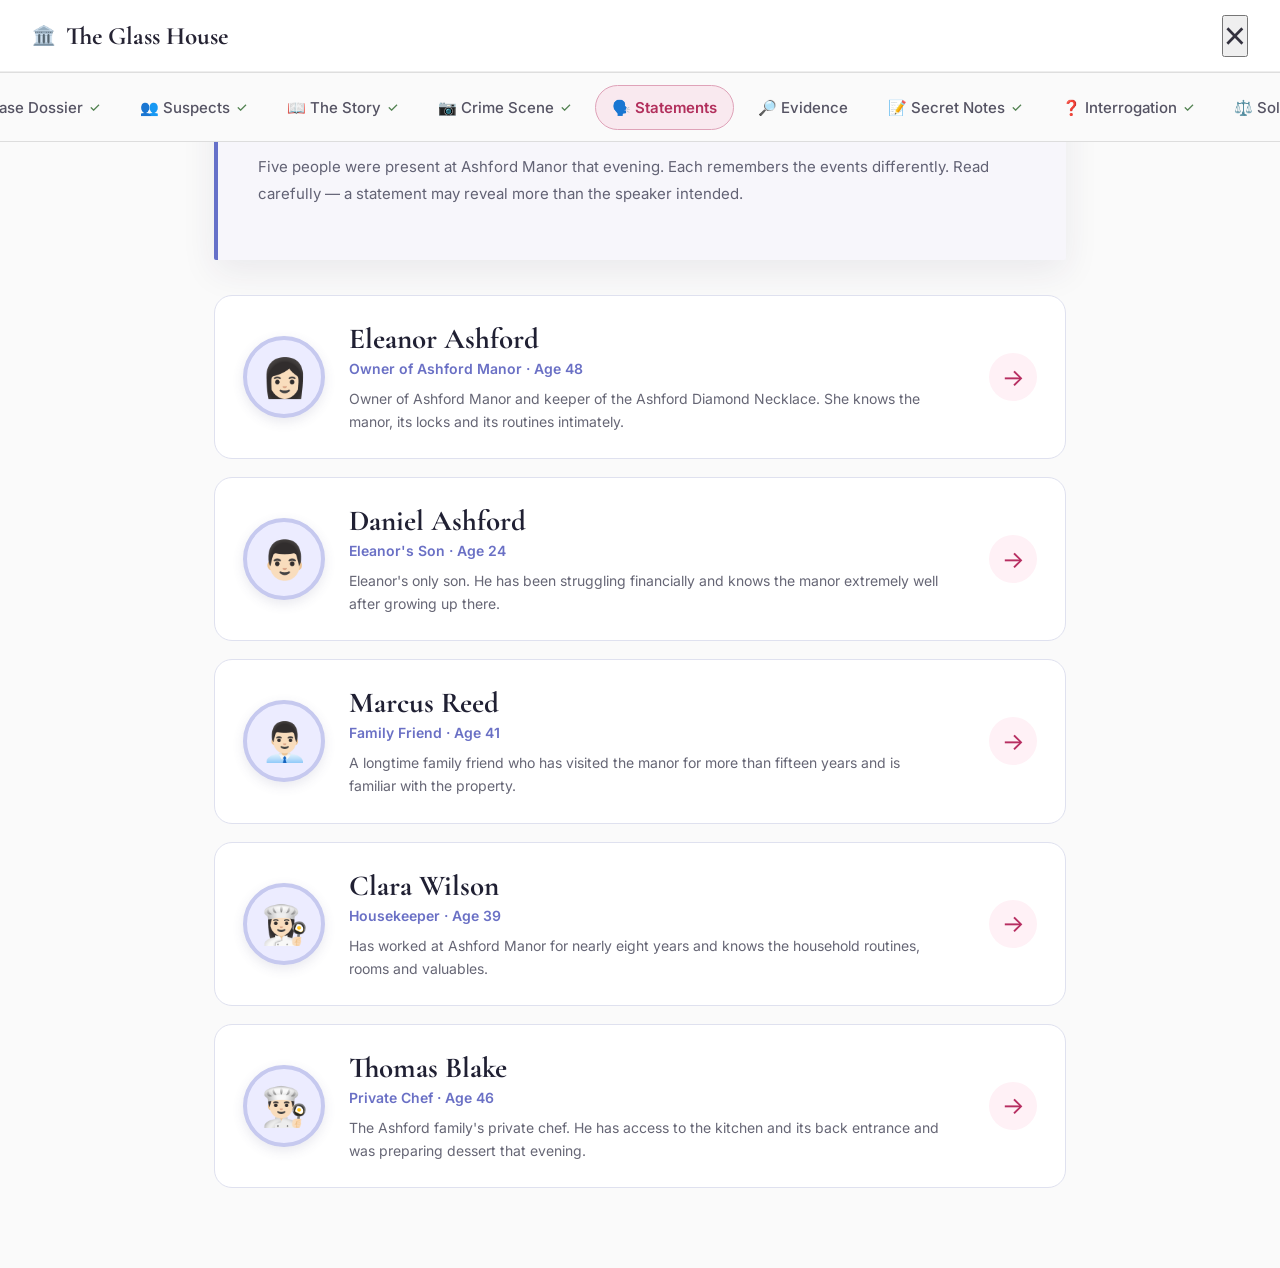
<file: statements.html>
<!DOCTYPE html>
<html lang="en">

<head>
    <meta charset="UTF-8">
    <meta name="viewport" content="width=device-width, initial-scale=1.0">

    <title>Witness Statements | The Missing Necklace</title>

    <!-- Google Fonts -->
    <link rel="preconnect" href="https://fonts.googleapis.com">
    <link rel="preconnect" href="https://fonts.gstatic.com" crossorigin>

    <link
        href="https://fonts.googleapis.com/css2?family=Cormorant+Garamond:wght@500;600;700&family=Inter:wght@400;500;600;700&family=Libre+Baskerville:ital,wght@0,400;0,700;1,400&display=swap"
        rel="stylesheet">

    <link rel="stylesheet" href="style.css">

    <style>

        /* =====================================================
           STATEMENTS PAGE
        ===================================================== */

        .statements-container {
            max-width: 900px;
            margin: 0 auto;
            padding: 55px 24px 80px;
        }

        /* =====================================================
           HEADING
        ===================================================== */

        .statements-heading {
            margin-bottom: 35px;
        }

        .statements-heading h1 {
            font-family: "Cormorant Garamond", serif;
            font-size: 42px;
            margin-bottom: 12px;
            color: #202033;
        }

        .statements-heading p {
            max-width: 760px;
            color: #626274;
            line-height: 1.8;
            font-size: 15px;
        }

        /* =====================================================
           ALL STATEMENTS VIEW
        ===================================================== */

        #allStatementsView {
            display: block;
        }

        .statement-list {
            display: flex;
            flex-direction: column;
            gap: 18px;
        }

        /* =====================================================
           COLLAPSED STATEMENT CARD
        ===================================================== */

        .statement-preview {
            position: relative;
            display: flex;
            align-items: center;
            gap: 24px;

            background: #ffffff;
            border: 1px solid #dfe1ef;
            border-radius: 18px;

            padding: 25px 28px;

            cursor: pointer;

            transition:
                transform 0.25s ease,
                box-shadow 0.25s ease,
                border-color 0.25s ease;
        }

        .statement-preview:hover {
            transform: translateY(-3px);
            border-color: #c77b98;
            box-shadow: 0 12px 30px rgba(62, 48, 73, 0.10);
        }

        /* =====================================================
           AVATAR
        ===================================================== */

        .statement-avatar {
            width: 82px;
            height: 82px;

            min-width: 82px;

            border-radius: 50%;

            display: flex;
            align-items: center;
            justify-content: center;

            background: #ececff;

            border: 4px solid #c6c9ef;

            font-size: 38px;
        }

        /* =====================================================
           PREVIEW INFORMATION
        ===================================================== */

        .statement-preview-info {
            flex: 1;
        }

        .statement-preview-info h2 {
            font-family: "Cormorant Garamond", serif;
            font-size: 29px;
            color: #202033;
            margin: 0 0 4px;
        }

        .statement-role {
            margin: 0 0 10px;
            color: #6a70c5;
            font-size: 14px;
            font-weight: 600;
        }

        .statement-short-description {
            margin: 0;
            color: #666675;
            font-size: 14px;
            line-height: 1.65;
        }

        /* =====================================================
           ARROW
        ===================================================== */

        .statement-arrow {
            width: 48px;
            height: 48px;

            min-width: 48px;

            border-radius: 50%;

            display: flex;
            align-items: center;
            justify-content: center;

            color: #b72e61;
            background: #fff1f6;

            font-size: 24px;

            transition:
                transform 0.25s ease,
                background 0.25s ease;
        }

        .statement-preview:hover .statement-arrow {
            transform: translateX(5px);
            background: #f8dce8;
        }

        /* =====================================================
           INDIVIDUAL STATEMENT VIEW
        ===================================================== */

        #individualStatementView {
            display: none;
        }

        .back-to-statements {
            display: inline-flex;
            align-items: center;
            gap: 8px;

            padding: 12px 18px;

            border: 1px solid #cfcfe0;
            border-radius: 10px;

            background: #ffffff;

            color: #4c4c60;

            text-decoration: none;

            font-size: 14px;
            font-weight: 500;

            margin-bottom: 28px;

            transition: all 0.2s ease;
        }

        .back-to-statements:hover {
            color: #b72e61;
            border-color: #d78ca7;
            background: #fff8fb;
        }

        /* =====================================================
           FULL STATEMENT CARD
        ===================================================== */

        .full-statement-card {
            background: #ffffff;

            border: 1px solid #dfe1ef;
            border-radius: 20px;

            padding: 42px;

            box-shadow: 0 12px 35px rgba(49, 45, 65, 0.07);
        }

        /* =====================================================
           FULL PROFILE HEADER
        ===================================================== */

        .full-statement-header {
            display: flex;
            align-items: center;
            gap: 25px;

            padding-bottom: 30px;

            border-bottom: 1px solid #e1e1eb;
        }

        .full-avatar {
            width: 105px;
            height: 105px;

            min-width: 105px;

            border-radius: 50%;

            display: flex;
            align-items: center;
            justify-content: center;

            background: #ececff;

            border: 5px solid #c4c8ee;

            font-size: 50px;
        }

        .full-statement-header h2 {
            font-family: "Cormorant Garamond", serif;
            font-size: 40px;

            margin: 0 0 5px;

            color: #202033;
        }

        .full-role {
            color: #6870c9;
            font-weight: 600;
            font-size: 15px;
        }

        /* =====================================================
           PROFILE BOX
        ===================================================== */

        .profile-box {
            margin-top: 30px;

            padding: 25px 28px;

            background: #f2f3fb;

            border-left: 4px solid #6970ca;

            border-radius: 8px;
        }

        .profile-box span {
            display: block;

            font-family: "Inter", sans-serif;

            font-size: 11px;
            letter-spacing: 3px;
            font-weight: 700;

            color: #6970ca;

            margin-bottom: 12px;
        }

        .profile-box p {
            margin: 0;

            color: #4f5062;

            font-size: 15px;
            line-height: 1.8;
        }

        /* =====================================================
           WITNESS STATEMENTS
        ===================================================== */

        .testimony-heading {
            margin-top: 38px;
            margin-bottom: 20px;

            font-size: 11px;
            letter-spacing: 3px;

            color: #a36a7d;

            font-weight: 700;
        }

        .testimony {
            margin-bottom: 20px;

            padding: 24px 28px;

            background: #f6f6fc;

            border-left: 4px solid #a9ace0;

            border-radius: 7px;
        }

        .testimony p {
            margin: 0;

            font-family: "Libre Baskerville", serif;

            font-size: 15px;
            line-height: 2;

            color: #38384a;

            font-style: italic;
        }

        /* =====================================================
           INVESTIGATOR NOTE
        ===================================================== */

        .investigator-note {
            display: flex;
            gap: 20px;

            margin-top: 35px;
            padding: 25px;

            background: #fff9e8;

            border: 1px solid #eadca8;
            border-radius: 12px;
        }

        .note-icon {
            font-size: 30px;
        }

        .investigator-note h3 {
            margin: 0 0 8px;

            font-size: 13px;
            letter-spacing: 2px;

            color: #806c2d;
        }

        .investigator-note p {
            margin: 5px 0;

            font-size: 14px;
            line-height: 1.7;

            color: #625c43;
        }

        /* =====================================================
           MAJOR ACTION
        ===================================================== */

        .major-action {
            text-align: center;
            margin-top: 45px;
        }

        .investigate-button {
            display: inline-block;

            padding: 17px 35px;

            background: linear-gradient(
                135deg,
                #b72e61,
                #d06b8e
            );

            color: white;

            text-decoration: none;

            border-radius: 10px;

            font-size: 14px;
            font-weight: 700;
            letter-spacing: 1px;

            box-shadow: 0 12px 28px rgba(183, 46, 97, 0.25);

            transition: transform 0.2s ease;
        }

        .investigate-button:hover {
            transform: translateY(-2px);
            color: white;
        }

        /* =====================================================
           PAGE NAVIGATION
        ===================================================== */

        .page-navigation {
            display: grid;

            grid-template-columns: 1fr 1fr;

            gap: 18px;

            margin-top: 50px;
            padding-top: 30px;

            border-top: 1px solid #dedee7;
        }

        .page-nav-card {
            display: flex;
            flex-direction: column;

            gap: 5px;

            padding: 22px;

            background: #ffffff;

            border: 1px solid #e0e0e8;

            border-radius: 15px;

            text-decoration: none;

            transition: all 0.2s ease;
        }

        .page-nav-card:hover {
            border-color: #ce7394;
            box-shadow: 0 8px 20px rgba(50, 40, 60, 0.08);
        }

        .page-nav-card.next {
            text-align: right;
        }

        .nav-direction {
            font-size: 11px;

            letter-spacing: 1.5px;

            color: #8a8998;
        }

        .page-nav-card strong {
            font-family: "Cormorant Garamond", serif;

            font-size: 21px;

            color: #242438;
        }

        /* =====================================================
           MOBILE
        ===================================================== */

        @media (max-width: 700px) {

            .statements-container {
                padding: 35px 16px 60px;
            }

            .statements-heading h1 {
                font-size: 34px;
            }

            .statement-preview {
                padding: 20px;
                gap: 15px;
            }

            .statement-avatar {
                width: 65px;
                height: 65px;
                min-width: 65px;
                font-size: 30px;
            }

            .statement-preview-info h2 {
                font-size: 24px;
            }

            .statement-short-description {
                font-size: 13px;
            }

            .statement-arrow {
                width: 40px;
                height: 40px;
                min-width: 40px;
            }

            .full-statement-card {
                padding: 25px 20px;
            }

            .full-statement-header {
                align-items: flex-start;
            }

            .full-avatar {
                width: 75px;
                height: 75px;
                min-width: 75px;
                font-size: 36px;
            }

            .full-statement-header h2 {
                font-size: 31px;
            }

            .page-navigation {
                grid-template-columns: 1fr;
            }

            .page-nav-card.next {
                text-align: left;
            }

        }

    </style>
</head>


<body class="investigation-page">


<!-- =====================================================
     TOP HEADER
===================================================== -->

<header class="investigation-header">

    <div class="investigation-brand">
        <span class="brand-icon">🏛️</span>
        <span>The Glass House</span>
    </div>

    <button class="close-case" aria-label="Close case">
        ×
    </button>

</header>


<!-- =====================================================
     CASE NAVIGATION
===================================================== -->

<nav class="case-navigation">

    <a href="case-001.html">
        📋 Case Dossier
        <span class="nav-check">✓</span>
    </a>

    <a href="suspects.html">
        👥 Suspects
        <span class="nav-check">✓</span>
    </a>

    <a href="story.html">
        📖 The Story
        <span class="nav-check">✓</span>
    </a>

    <a href="crime-scene.html">
        📷 Crime Scene
        <span class="nav-check">✓</span>
    </a>

    <a href="statements.html" class="active">
        🗣️ Statements
    </a>

    <a href="evidence.html">
        🔎 Evidence
    </a>

    <a href="secret-notes.html">
        📝 Secret Notes
        <span class="nav-check">✓</span>
    </a>

    <a href="interrogation.html">
        ❓ Interrogation
        <span class="nav-check">✓</span>
    </a>

    <a href="solution.html" class="disabled">
        ⚖️ Solution
    </a>

</nav>


<!-- =====================================================
     MAIN CONTENT
===================================================== -->

<main class="statements-container">


    <!-- =================================================
         ALL STATEMENTS VIEW
    ================================================== -->

    <section id="allStatementsView">

        <div class="statements-heading">

            <h1>
                🗣️ Witness Statements
            </h1>

            <p>
                Five people were present at Ashford Manor that evening.
                Each remembers the events differently.
                Read carefully — a statement may reveal more than the
                speaker intended.
            </p>

        </div>


        <div class="statement-list">


            <!-- =============================================
                 ELEANOR
            ============================================== -->

            <article
                class="statement-preview"
                onclick="openStatement('eleanor')"
            >

                <div class="statement-avatar">
                    👩🏻
                </div>

                <div class="statement-preview-info">

                    <h2>
                        Eleanor Ashford
                    </h2>

                    <p class="statement-role">
                        Owner of Ashford Manor · Age 48
                    </p>

                    <p class="statement-short-description">
                        Owner of Ashford Manor and keeper of the
                        Ashford Diamond Necklace. She knows the manor,
                        its locks and its routines intimately.
                    </p>

                </div>

                <div class="statement-arrow">
                    →
                </div>

            </article>


            <!-- =============================================
                 DANIEL
            ============================================== -->

            <article
                class="statement-preview"
                onclick="openStatement('daniel')"
            >

                <div class="statement-avatar">
                    👨🏻
                </div>

                <div class="statement-preview-info">

                    <h2>
                        Daniel Ashford
                    </h2>

                    <p class="statement-role">
                        Eleanor's Son · Age 24
                    </p>

                    <p class="statement-short-description">
                        Eleanor's only son. He has been struggling
                        financially and knows the manor extremely well
                        after growing up there.
                    </p>

                </div>

                <div class="statement-arrow">
                    →
                </div>

            </article>


            <!-- =============================================
                 MARCUS
            ============================================== -->

            <article
                class="statement-preview"
                onclick="openStatement('marcus')"
            >

                <div class="statement-avatar">
                    👨🏻‍💼
                </div>

                <div class="statement-preview-info">

                    <h2>
                        Marcus Reed
                    </h2>

                    <p class="statement-role">
                        Family Friend · Age 41
                    </p>

                    <p class="statement-short-description">
                        A longtime family friend who has visited the
                        manor for more than fifteen years and is familiar
                        with the property.
                    </p>

                </div>

                <div class="statement-arrow">
                    →
                </div>

            </article>


            <!-- =============================================
                 CLARA
            ============================================== -->

            <article
                class="statement-preview"
                onclick="openStatement('clara')"
            >

                <div class="statement-avatar">
                    👩🏻‍🍳
                </div>

                <div class="statement-preview-info">

                    <h2>
                        Clara Wilson
                    </h2>

                    <p class="statement-role">
                        Housekeeper · Age 39
                    </p>

                    <p class="statement-short-description">
                        Has worked at Ashford Manor for nearly eight
                        years and knows the household routines,
                        rooms and valuables.
                    </p>

                </div>

                <div class="statement-arrow">
                    →
                </div>

            </article>


            <!-- =============================================
                 THOMAS
            ============================================== -->

            <article
                class="statement-preview"
                onclick="openStatement('thomas')"
            >

                <div class="statement-avatar">
                    👨🏻‍🍳
                </div>

                <div class="statement-preview-info">

                    <h2>
                        Thomas Blake
                    </h2>

                    <p class="statement-role">
                        Private Chef · Age 46
                    </p>

                    <p class="statement-short-description">
                        The Ashford family's private chef. He has
                        access to the kitchen and its back entrance
                        and was preparing dessert that evening.
                    </p>

                </div>

                <div class="statement-arrow">
                    →
                </div>

            </article>


        </div>

    </section>



    <!-- =================================================
         INDIVIDUAL STATEMENT VIEW
    ================================================== -->

    <section id="individualStatementView">

        <button
            class="back-to-statements"
            onclick="showAllStatements()"
        >
            ← Back to All Statements
        </button>


        <!-- =================================================
             ELEANOR
        ================================================== -->

        <article
            class="full-statement-card"
            id="statement-eleanor"
        >

            <div class="full-statement-header">

                <div class="full-avatar">
                    👩🏻
                </div>

                <div>

                    <h2>
                        Eleanor Ashford
                    </h2>

                    <div class="full-role">
                        Owner of Ashford Manor · Age 48
                    </div>

                </div>

            </div>


            <div class="profile-box">

                <span>
                    PROFILE
                </span>

                <p>
                    Eleanor Ashford is the owner of Ashford Manor and the
                    keeper of the Ashford Diamond Necklace. She has lived
                    in the manor for more than twenty years and knows its
                    rooms, locks and routines intimately.
                </p>

            </div>


            <div class="testimony-heading">
                WITNESS STATEMENT
            </div>


            <div class="testimony">
                <p>
                    "I showed the necklace to everyone at around 8:20.
                    It was something of a tradition whenever we had guests.
                    I remember opening the cabinet myself."
                </p>
            </div>


            <div class="testimony">
                <p>
                    "After everyone had seen it, I closed the cabinet and
                    made sure it was locked. I then returned to the dining
                    room. I had no reason to think anything was wrong."
                </p>
            </div>


            <div class="testimony">
                <p>
                    "The necklace belonged to my family long before I
                    inherited the house. I understand why people might
                    think I would benefit from losing it, but that necklace
                    means far more to me than its insurance value."
                </p>
            </div>


            <div class="testimony">
                <p>
                    "The camera going down was strange. I assumed it was
                    some kind of technical problem. The system has never
                    been completely reliable."
                </p>
            </div>

        </article>



        <!-- =================================================
             DANIEL
        ================================================== -->

        <article
            class="full-statement-card"
            id="statement-daniel"
            style="display:none;"
        >

            <div class="full-statement-header">

                <div class="full-avatar">
                    👨🏻
                </div>

                <div>

                    <h2>
                        Daniel Ashford
                    </h2>

                    <div class="full-role">
                        Eleanor's Son · Age 24
                    </div>

                </div>

            </div>


            <div class="profile-box">

                <span>
                    PROFILE
                </span>

                <p>
                    Daniel is Eleanor's only son. He has recently been
                    struggling financially and has occasionally argued
                    with his mother about money. He knows the manor well
                    and has spent most of his childhood there.
                </p>

            </div>


            <div class="testimony-heading">
                WITNESS STATEMENT
            </div>


            <div class="testimony">
                <p>
                    "I went upstairs around 8:15. I had an important
                    phone call to deal with and didn't want everyone
                    listening in."
                </p>
            </div>


            <div class="testimony">
                <p>
                    "I stayed upstairs for most of the evening. I remember
                    hearing people moving around downstairs, but I wasn't
                    paying attention to what they were doing."
                </p>
            </div>


            <div class="testimony">
                <p>
                    "Yes, I knew Mother was showing the necklace. Everyone
                    knew about it. It's practically the first thing people
                    ask about when they visit."
                </p>
            </div>


            <div class="testimony">
                <p>
                    "I didn't go anywhere near the study. I certainly didn't
                    touch the cabinet. I wouldn't even know why I'd need
                    to open it."
                </p>
            </div>


            <div class="testimony">
                <p>
                    "When I came back downstairs, everyone seemed confused.
                    Mother was already talking about the missing necklace.
                    That's when I realized something had happened."
                </p>
            </div>

        </article>



        <!-- =================================================
             MARCUS
        ================================================== -->

        <article
            class="full-statement-card"
            id="statement-marcus"
            style="display:none;"
        >

            <div class="full-statement-header">

                <div class="full-avatar">
                    👨🏻‍💼
                </div>

                <div>

                    <h2>
                        Marcus Reed
                    </h2>

                    <div class="full-role">
                        Family Friend · Age 41
                    </div>

                </div>

            </div>


            <div class="profile-box">

                <span>
                    PROFILE
                </span>

                <p>
                    Marcus Reed has known the Ashford family for more than
                    fifteen years. He is a frequent guest at the manor and
                    is familiar with the property, although he does not
                    live there.
                </p>

            </div>


            <div class="testimony-heading">
                WITNESS STATEMENT
            </div>


            <div class="testimony">
                <p>
                    "I stayed in the living room after dinner. Eleanor was
                    talking with Clara, and Thomas was still working in
                    the kitchen."
                </p>
            </div>


            <div class="testimony">
                <p>
                    "Around 8:30, I stepped outside for some fresh air.
                    It was only for a few minutes. I remember the ground
                    was wet because of the rain earlier."
                </p>
            </div>


            <div class="testimony">
                <p>
                    "I didn't enter the study. I have no reason to go in
                    there unless Eleanor specifically asks me to."
                </p>
            </div>


            <div class="testimony">
                <p>
                    "When I came back inside, everyone was still where
                    I expected them to be. I didn't notice anything
                    unusual."
                </p>
            </div>


            <div class="testimony">
                <p>
                    "The necklace is beautiful, certainly, but I have
                    never had any interest in owning it. Eleanor knows
                    that."
                </p>
            </div>

        </article>



        <!-- =================================================
             CLARA
        ================================================== -->

        <article
            class="full-statement-card"
            id="statement-clara"
            style="display:none;"
        >

            <div class="full-statement-header">

                <div class="full-avatar">
                    👩🏻‍🍳
                </div>

                <div>

                    <h2>
                        Clara Wilson
                    </h2>

                    <div class="full-role">
                        Housekeeper · Age 39
                    </div>

                </div>

            </div>


            <div class="profile-box">

                <span>
                    PROFILE
                </span>

                <p>
                    Clara has worked at Ashford Manor for nearly eight
                    years. She manages much of the household routine and
                    knows which rooms are occupied, where valuables are
                    stored and how the house is arranged.
                </p>

            </div>


            <div class="testimony-heading">
                WITNESS STATEMENT
            </div>


            <div class="testimony">
                <p>
                    "I was in the kitchen preparing dessert. There was
                    still quite a bit to do before it could be served."
                </p>
            </div>


            <div class="testimony">
                <p>
                    "At around 8:30 I heard a door close somewhere along
                    the hallway. I couldn't tell exactly who it was.
                    There were people moving around that evening."
                </p>
            </div>


            <div class="testimony">
                <p>
                    "I know the study well. I clean it regularly, but I
                    wouldn't go inside without a reason while guests are
                    visiting."
                </p>
            </div>


            <div class="testimony">
                <p>
                    "The camera system is old. I've seen it lose its signal
                    before, although I don't know why it happened that
                    night."
                </p>
            </div>


            <div class="testimony">
                <p>
                    "I didn't see anyone carrying the necklace. If someone
                    took it, they would have had to be very careful."
                </p>
            </div>

        </article>



        <!-- =================================================
             THOMAS
        ================================================== -->

        <article
            class="full-statement-card"
            id="statement-thomas"
            style="display:none;"
        >

            <div class="full-statement-header">

                <div class="full-avatar">
                    👨🏻‍🍳
                </div>

                <div>

                    <h2>
                        Thomas Blake
                    </h2>

                    <div class="full-role">
                        Private Chef · Age 46
                    </div>

                </div>

            </div>


            <div class="profile-box">

                <span>
                    PROFILE
                </span>

                <p>
                    Thomas is the Ashford family's private chef. He has
                    worked for Eleanor for three years and was responsible
                    for preparing dessert and finishing the evening meal.
                    He had access to the kitchen and its back entrance.
                </p>

            </div>


            <div class="testimony-heading">
                WITNESS STATEMENT
            </div>


            <div class="testimony">
                <p>
                    "I didn't leave the kitchen. I was finishing the
                    dessert and keeping an eye on the oven."
                </p>
            </div>


            <div class="testimony">
                <p>
                    "There was no reason for me to go into the study.
                    Eleanor had already shown everyone the necklace before
                    I returned to preparing the meal."
                </p>
            </div>


            <div class="testimony">
                <p>
                    "The kitchen has a back door, yes. But I didn't use it.
                    I had everything I needed inside."
                </p>
            </div>


            <div class="testimony">
                <p>
                    "I did notice the weather had made the garden muddy.
                    I had been outside earlier in the afternoon to bring
                    supplies inside."
                </p>
            </div>


            <div class="testimony">
                <p>
                    "When Eleanor announced that the necklace was gone,
                    everyone immediately started looking at one another.
                    I had nothing to hide."
                </p>
            </div>

        </article>



        <!-- =================================================
             INVESTIGATOR NOTE
        ================================================== -->

        <section class="investigator-note">

            <div class="note-icon">
                🔎
            </div>

            <div>

                <h3>
                    INVESTIGATOR'S NOTE
                </h3>

                <p>
                    Statements are not evidence by themselves. Compare
                    what each person says with the crime scene, physical
                    evidence and timeline.
                </p>

                <p>
                    Pay particular attention to details that appear
                    insignificant. A person does not always lie by
                    inventing a story — sometimes they lie by leaving
                    something out.
                </p>

            </div>

        </section>


        <!-- =================================================
             NEXT BUTTON
        ================================================== -->

        <div class="major-action">

            <a
                href="evidence.html"
                class="investigate-button"
            >
                EXAMINE THE EVIDENCE →
            </a>

        </div>


        <!-- =================================================
             PREVIOUS / NEXT
        ================================================== -->

        <div class="page-navigation">

            <a
                href="crime-scene.html"
                class="page-nav-card"
            >

                <span class="nav-direction">
                    ← &nbsp; PREVIOUS
                </span>

                <strong>
                    Crime Scene
                </strong>

            </a>


            <a
                href="evidence.html"
                class="page-nav-card next"
            >

                <span class="nav-direction">
                    NEXT &nbsp; →
                </span>

                <strong>
                    Evidence
                </strong>

            </a>

        </div>

    </section>

</main>


<!-- =====================================================
     JAVASCRIPT
===================================================== -->

<script>

    /* =====================================================
       CLOSE CASE
    ===================================================== */

    const closeButton = document.querySelector(".close-case");

    if (closeButton) {

        closeButton.addEventListener("click", function () {

            window.location.href = "cases.html";

        });

    }


    /* =====================================================
       OPEN INDIVIDUAL STATEMENT
    ===================================================== */

    function openStatement(person) {

        const allStatements =
            document.getElementById("allStatementsView");

        const individualView =
            document.getElementById("individualStatementView");

        /* Hide the list */

        allStatements.style.display = "none";

        /* Show individual page */

        individualView.style.display = "block";


        /* Hide every person's statement */

        const statements =
            document.querySelectorAll(".full-statement-card");

        statements.forEach(function (statement) {

            statement.style.display = "none";

        });


        /* Show selected person */

        const selectedStatement =
            document.getElementById("statement-" + person);

        if (selectedStatement) {

            selectedStatement.style.display = "block";

        }


        /* Scroll to top */

        window.scrollTo({
            top: 0,
            behavior: "smooth"
        });

    }


    /* =====================================================
       BACK TO ALL STATEMENTS
    ===================================================== */

    function showAllStatements() {

        const allStatements =
            document.getElementById("allStatementsView");

        const individualView =
            document.getElementById("individualStatementView");


        /* Hide individual */

        individualView.style.display = "none";


        /* Show all */

        allStatements.style.display = "block";


        /* Scroll back to top */

        window.scrollTo({
            top: 0,
            behavior: "smooth"
        });

    }

</script>


</body>
</html>
</file>
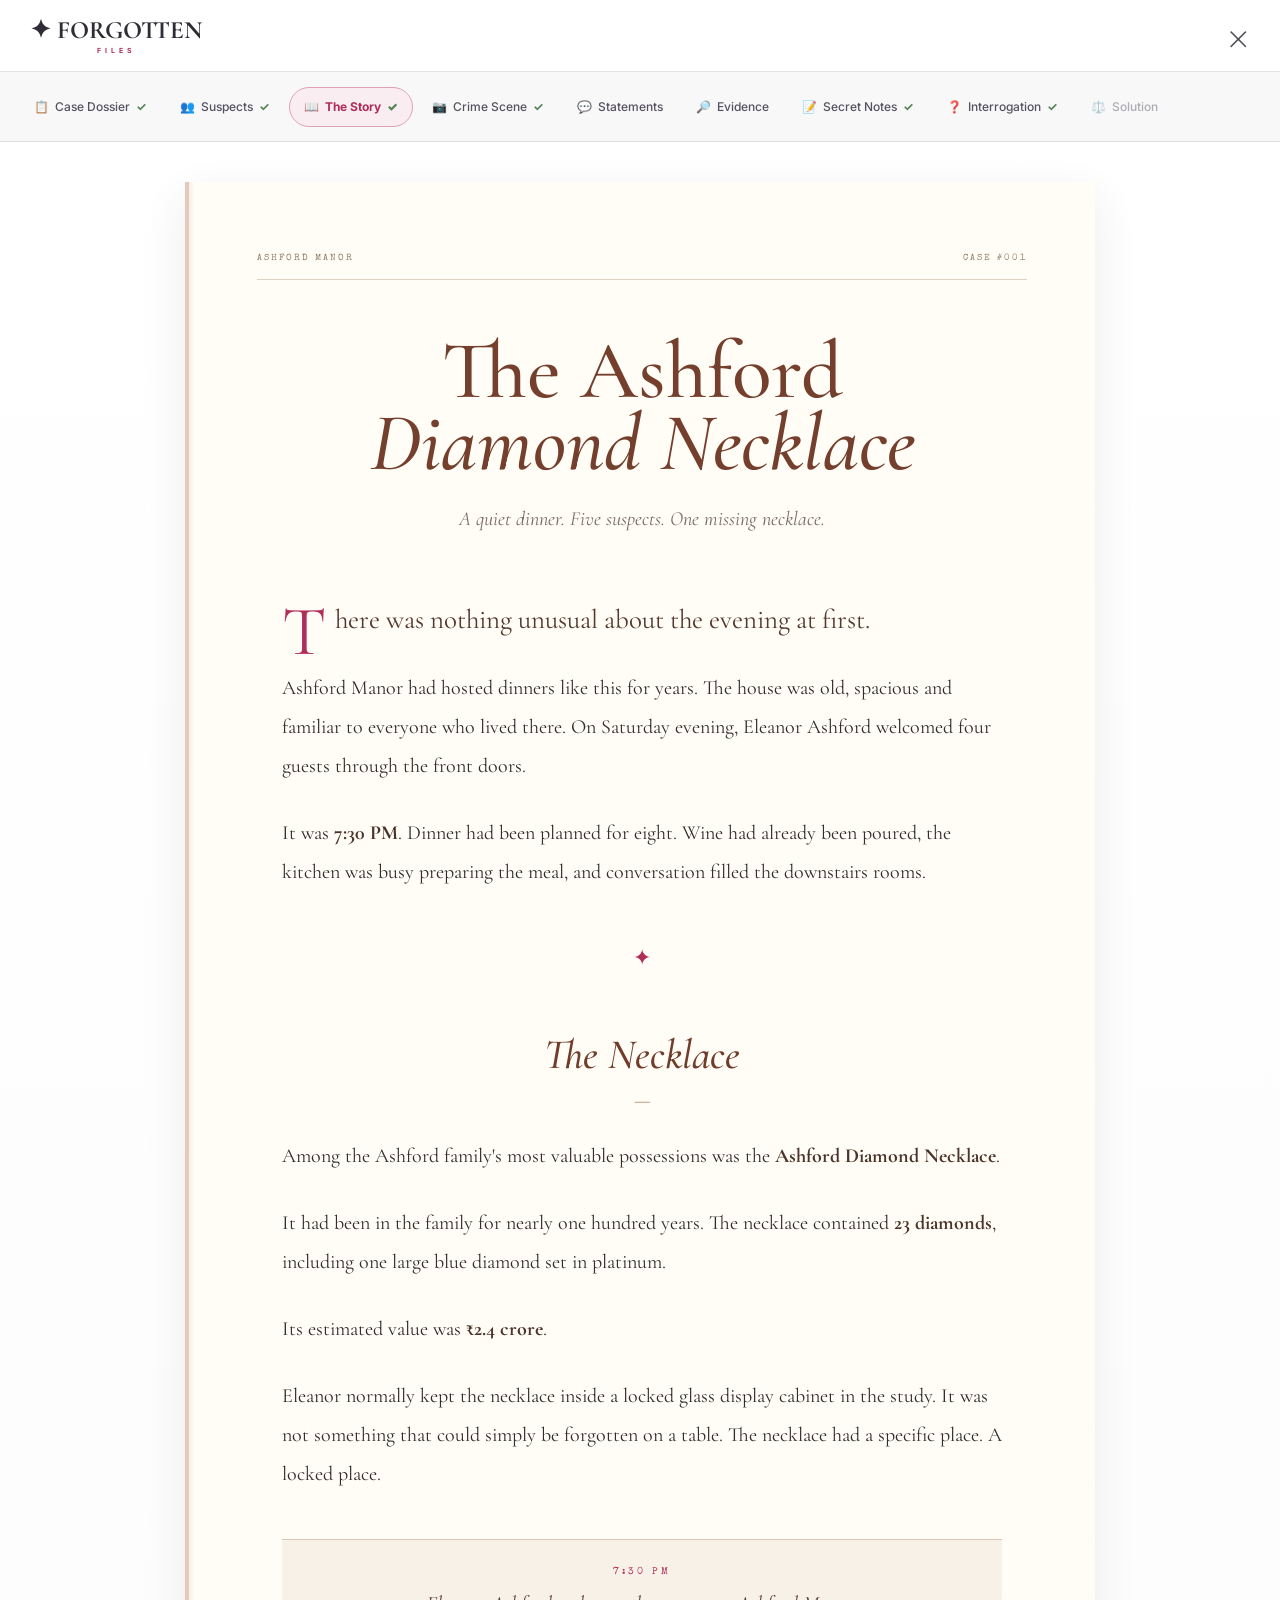
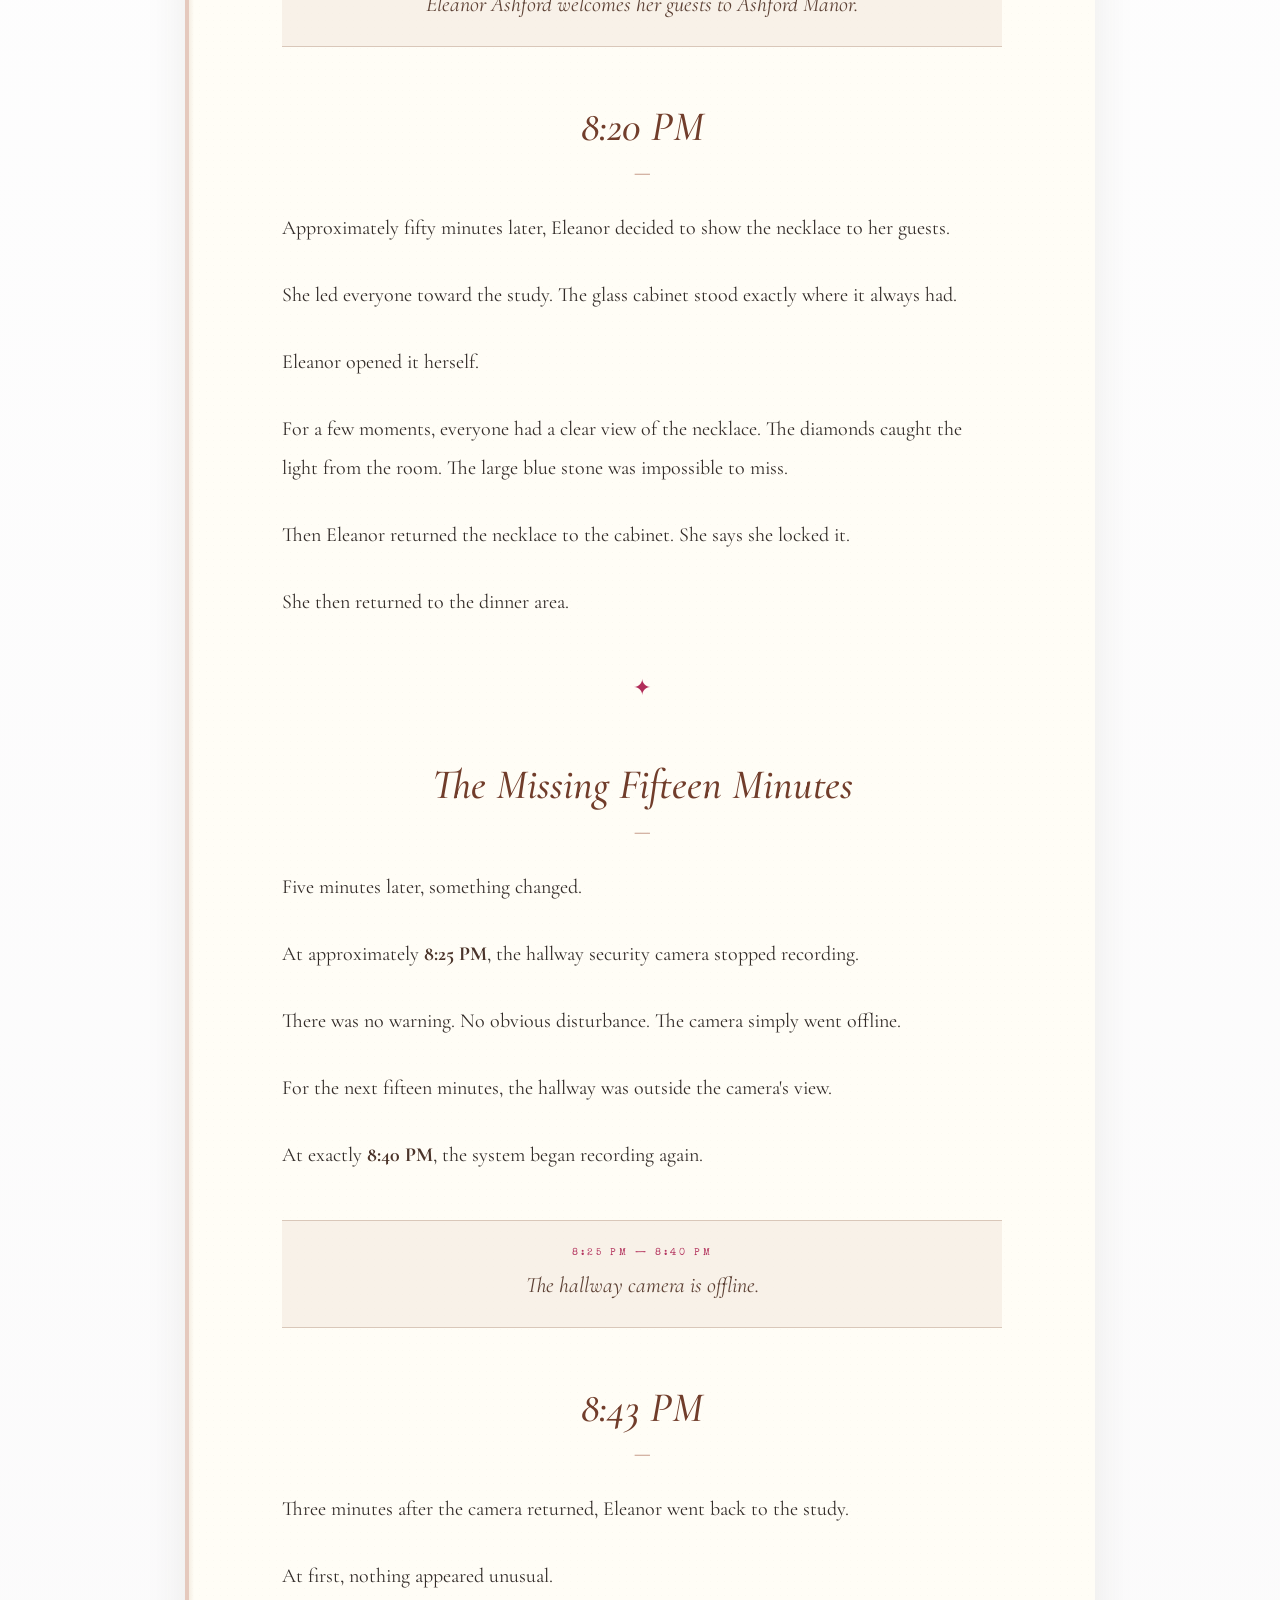
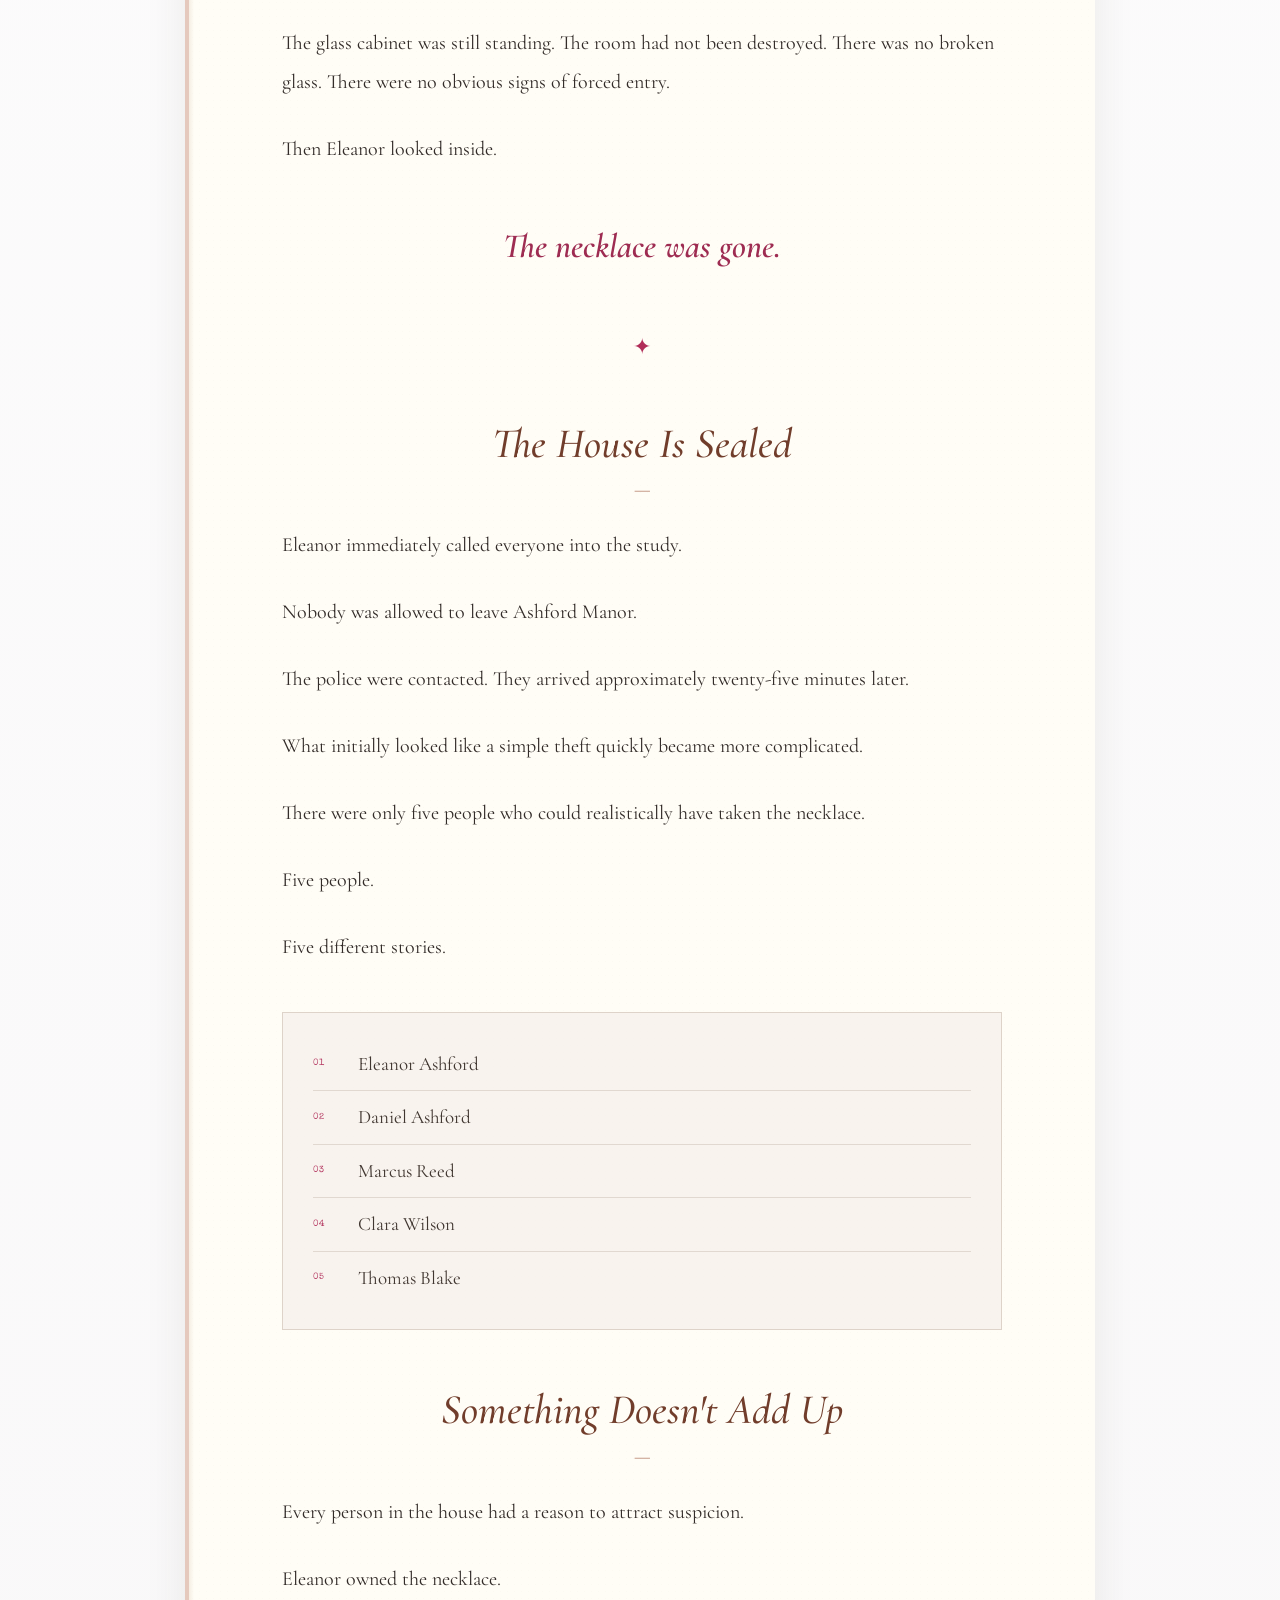
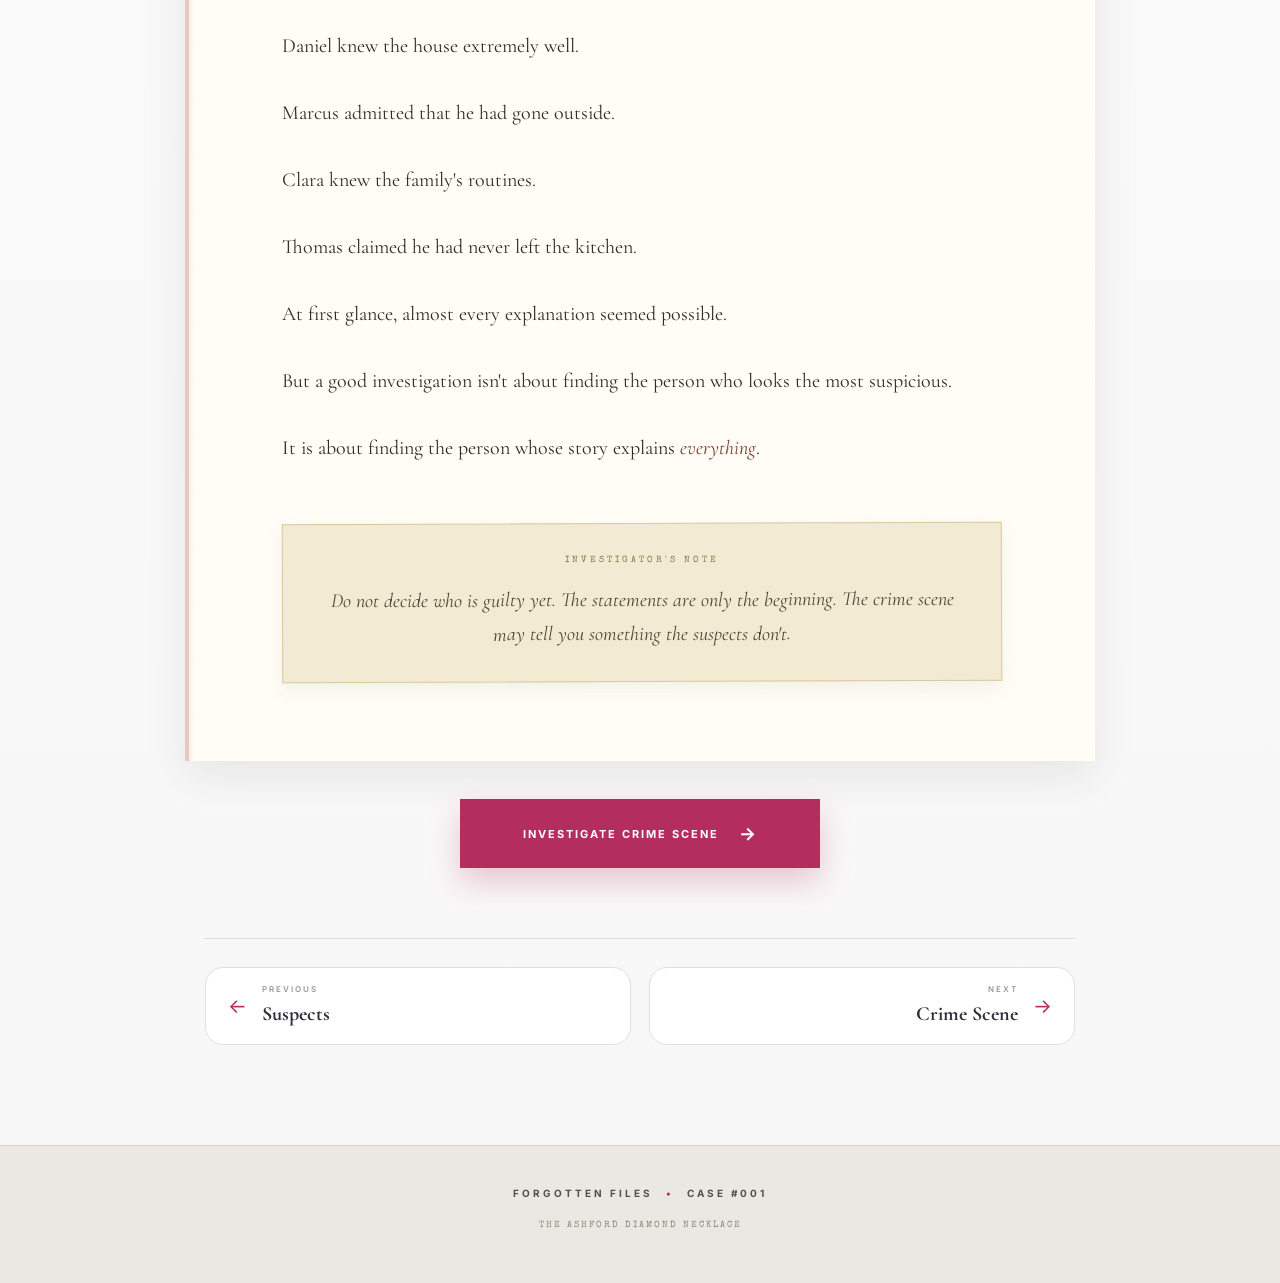
<file: story.html>
<!DOCTYPE html>
<html lang="en">

<head>

    <meta charset="UTF-8">

    <meta
        name="viewport"
        content="width=device-width, initial-scale=1.0">

    <title>The Story | Case #001 | Forgotten Files</title>


    <!-- Bootstrap -->
    <link
        href="https://cdn.jsdelivr.net/npm/bootstrap@5.3.3/dist/css/bootstrap.min.css"
        rel="stylesheet">


    <!-- Google Fonts -->
    <link
        href="https://fonts.googleapis.com/css2?family=Cormorant+Garamond:wght@400;500;600;700&family=Inter:wght@300;400;500;600&family=Special+Elite&display=swap"
        rel="stylesheet">


    <!-- Main CSS -->
    <link
        rel="stylesheet"
        href="style.css">

</head>


<body class="story-page">


<!-- =====================================================
     TOP HEADER
===================================================== -->

<header class="story-header">

    <a
        href="index.html"
        class="story-brand">

        ✦ FORGOTTEN
        <small>FILES</small>

    </a>


    <a
        href="cases.html"
        class="story-close">

        ×

    </a>

</header>



<!-- =====================================================
     CASE NAVIGATION
===================================================== -->

<nav class="investigation-nav">


    <a
        href="case-001.html"
        class="investigation-nav-item">

        <span>📋</span>
        Case Dossier
        <b>✓</b>

    </a>


    <a
        href="suspects.html"
        class="investigation-nav-item">

        <span>👥</span>
        Suspects
        <b>✓</b>

    </a>


    <a
        href="story.html"
        class="investigation-nav-item active">

        <span>📖</span>
        The Story
        <b>✓</b>

    </a>


    <a
        href="crime-scene.html"
        class="investigation-nav-item">

        <span>📷</span>
        Crime Scene
        <b>✓</b>

    </a>


    <a
        href="statements.html"
        class="investigation-nav-item">

        <span>💬</span>
        Statements

    </a>


    <a
        href="evidence.html"
        class="investigation-nav-item">

        <span>🔎</span>
        Evidence

    </a>


    <a
        href="secret-notes.html"
        class="investigation-nav-item">

        <span>📝</span>
        Secret Notes
        <b>✓</b>

    </a>


    <a
        href="interrogation.html"
        class="investigation-nav-item">

        <span>❓</span>
        Interrogation
        <b>✓</b>

    </a>


    <span
        class="investigation-nav-item disabled">

        <span>⚖️</span>
        Solution

    </span>


</nav>



<!-- =====================================================
     MAIN STORY
===================================================== -->

<main class="story-main">


    <section class="story-container">


        <!-- =================================================
             STORY PAPER
        ================================================== -->

        <article class="story-paper">


            <!-- FILE HEADER -->

            <div class="story-file-header">

                <span>
                    ASHFORD MANOR
                </span>

                <span>
                    CASE #001
                </span>

            </div>



            <!-- STORY TITLE -->

            <h1>
                The Ashford
                <em>Diamond Necklace</em>
            </h1>


            <p class="story-subtitle">
                A quiet dinner. Five suspects.
                One missing necklace.
            </p>



            <!-- =================================================
                 STORY
            ================================================== -->

            <div class="story-content">


                <p class="story-opening">

                    There was nothing unusual about the evening
                    at first.

                </p>


                <p>

                    Ashford Manor had hosted dinners like this
                    for years. The house was old, spacious and
                    familiar to everyone who lived there.

                    On Saturday evening, Eleanor Ashford welcomed
                    four guests through the front doors.

                </p>


                <p>

                    It was <strong>7:30 PM</strong>.

                    Dinner had been planned for eight.

                    Wine had already been poured, the kitchen
                    was busy preparing the meal, and conversation
                    filled the downstairs rooms.

                </p>


                <div class="story-divider">
                    ✦
                </div>



                <h2>
                    The Necklace
                </h2>


                <p>

                    Among the Ashford family's most valuable
                    possessions was the

                    <strong>Ashford Diamond Necklace</strong>.

                </p>


                <p>

                    It had been in the family for nearly
                    one hundred years.

                    The necklace contained

                    <strong>23 diamonds</strong>,

                    including one large blue diamond set in
                    platinum.

                </p>


                <p>

                    Its estimated value was

                    <strong>₹2.4 crore</strong>.

                </p>


                <p>

                    Eleanor normally kept the necklace inside
                    a locked glass display cabinet in the study.

                    It was not something that could simply be
                    forgotten on a table.

                    The necklace had a specific place.

                    A locked place.

                </p>



                <div class="story-pullquote">

                    <span>7:30 PM</span>

                    Eleanor Ashford welcomes her guests
                    to Ashford Manor.

                </div>



                <h2>
                    8:20 PM
                </h2>


                <p>

                    Approximately fifty minutes later,
                    Eleanor decided to show the necklace
                    to her guests.

                </p>


                <p>

                    She led everyone toward the study.

                    The glass cabinet stood exactly where
                    it always had.

                </p>


                <p>

                    Eleanor opened it herself.

                </p>


                <p>

                    For a few moments, everyone had a clear
                    view of the necklace.

                    The diamonds caught the light from the
                    room.

                    The large blue stone was impossible to miss.

                </p>


                <p>

                    Then Eleanor returned the necklace to
                    the cabinet.

                    She says she locked it.

                </p>


                <p>

                    She then returned to the dinner area.

                </p>



                <div class="story-divider">
                    ✦
                </div>



                <h2>
                    The Missing Fifteen Minutes
                </h2>


                <p>

                    Five minutes later, something changed.

                </p>


                <p>

                    At approximately

                    <strong>8:25 PM</strong>,

                    the hallway security camera stopped
                    recording.

                </p>


                <p>

                    There was no warning.

                    No obvious disturbance.

                    The camera simply went offline.

                </p>


                <p>

                    For the next fifteen minutes, the hallway
                    was outside the camera's view.

                </p>


                <p>

                    At exactly

                    <strong>8:40 PM</strong>,

                    the system began recording again.

                </p>



                <div class="story-pullquote">

                    <span>8:25 PM — 8:40 PM</span>

                    The hallway camera is offline.

                </div>



                <h2>
                    8:43 PM
                </h2>


                <p>

                    Three minutes after the camera returned,
                    Eleanor went back to the study.

                </p>


                <p>

                    At first, nothing appeared unusual.

                </p>


                <p>

                    The glass cabinet was still standing.

                    The room had not been destroyed.

                    There was no broken glass.

                    There were no obvious signs of forced entry.

                </p>


                <p>

                    Then Eleanor looked inside.

                </p>


                <p class="story-emphasis">

                    The necklace was gone.

                </p>



                <div class="story-divider">
                    ✦
                </div>



                <h2>
                    The House Is Sealed
                </h2>


                <p>

                    Eleanor immediately called everyone
                    into the study.

                </p>


                <p>

                    Nobody was allowed to leave Ashford Manor.

                </p>


                <p>

                    The police were contacted.

                    They arrived approximately twenty-five
                    minutes later.

                </p>


                <p>

                    What initially looked like a simple theft
                    quickly became more complicated.

                </p>


                <p>

                    There were only five people who could
                    realistically have taken the necklace.

                </p>


                <p>

                    Five people.

                </p>


                <p>

                    Five different stories.

                </p>



                <div class="story-suspect-list">

                    <div>
                        <span>01</span>
                        Eleanor Ashford
                    </div>

                    <div>
                        <span>02</span>
                        Daniel Ashford
                    </div>

                    <div>
                        <span>03</span>
                        Marcus Reed
                    </div>

                    <div>
                        <span>04</span>
                        Clara Wilson
                    </div>

                    <div>
                        <span>05</span>
                        Thomas Blake
                    </div>

                </div>



                <h2>
                    Something Doesn't Add Up
                </h2>


                <p>

                    Every person in the house had a reason
                    to attract suspicion.

                </p>


                <p>

                    Eleanor owned the necklace.

                </p>


                <p>

                    Daniel knew the house extremely well.

                </p>


                <p>

                    Marcus admitted that he had gone outside.

                </p>


                <p>

                    Clara knew the family's routines.

                </p>


                <p>

                    Thomas claimed he had never left the
                    kitchen.

                </p>


                <p>

                    At first glance, almost every explanation
                    seemed possible.

                </p>


                <p>

                    But a good investigation isn't about finding
                    the person who looks the most suspicious.

                </p>


                <p>

                    It is about finding the person whose story
                    explains <em>everything</em>.

                </p>



                <div class="story-final-note">

                    <span>INVESTIGATOR'S NOTE</span>

                    <p>

                        Do not decide who is guilty yet.

                        The statements are only the beginning.

                        The crime scene may tell you something
                        the suspects don't.

                    </p>

                </div>


            </div>


            <!-- END OF PAPER -->

        </article>



        <!-- =================================================
             NEXT BUTTON
        ================================================== -->

        <div class="story-action">

            <a
                href="crime-scene.html"
                class="story-primary-button">

                INVESTIGATE CRIME SCENE

                <span>→</span>

            </a>

        </div>



        <!-- =================================================
             PAGE NAVIGATION
        ================================================== -->

        <div class="page-navigation">


            <a
                href="suspects.html"
                class="page-nav-button">

                <span>←</span>

                <div>

                    <small>
                        PREVIOUS
                    </small>

                    <strong>
                        Suspects
                    </strong>

                </div>

            </a>



            <a
                href="crime-scene.html"
                class="page-nav-button next">

                <div>

                    <small>
                        NEXT
                    </small>

                    <strong>
                        Crime Scene
                    </strong>

                </div>

                <span>
                    →
                </span>

            </a>


        </div>


    </section>

</main>



<!-- =====================================================
     FOOTER
===================================================== -->

<footer class="case-footer">

    <p>
        FORGOTTEN FILES
        <span>•</span>
        CASE #001
    </p>

    <small>
        THE ASHFORD DIAMOND NECKLACE
    </small>

</footer>


</body>

</html>
</file>
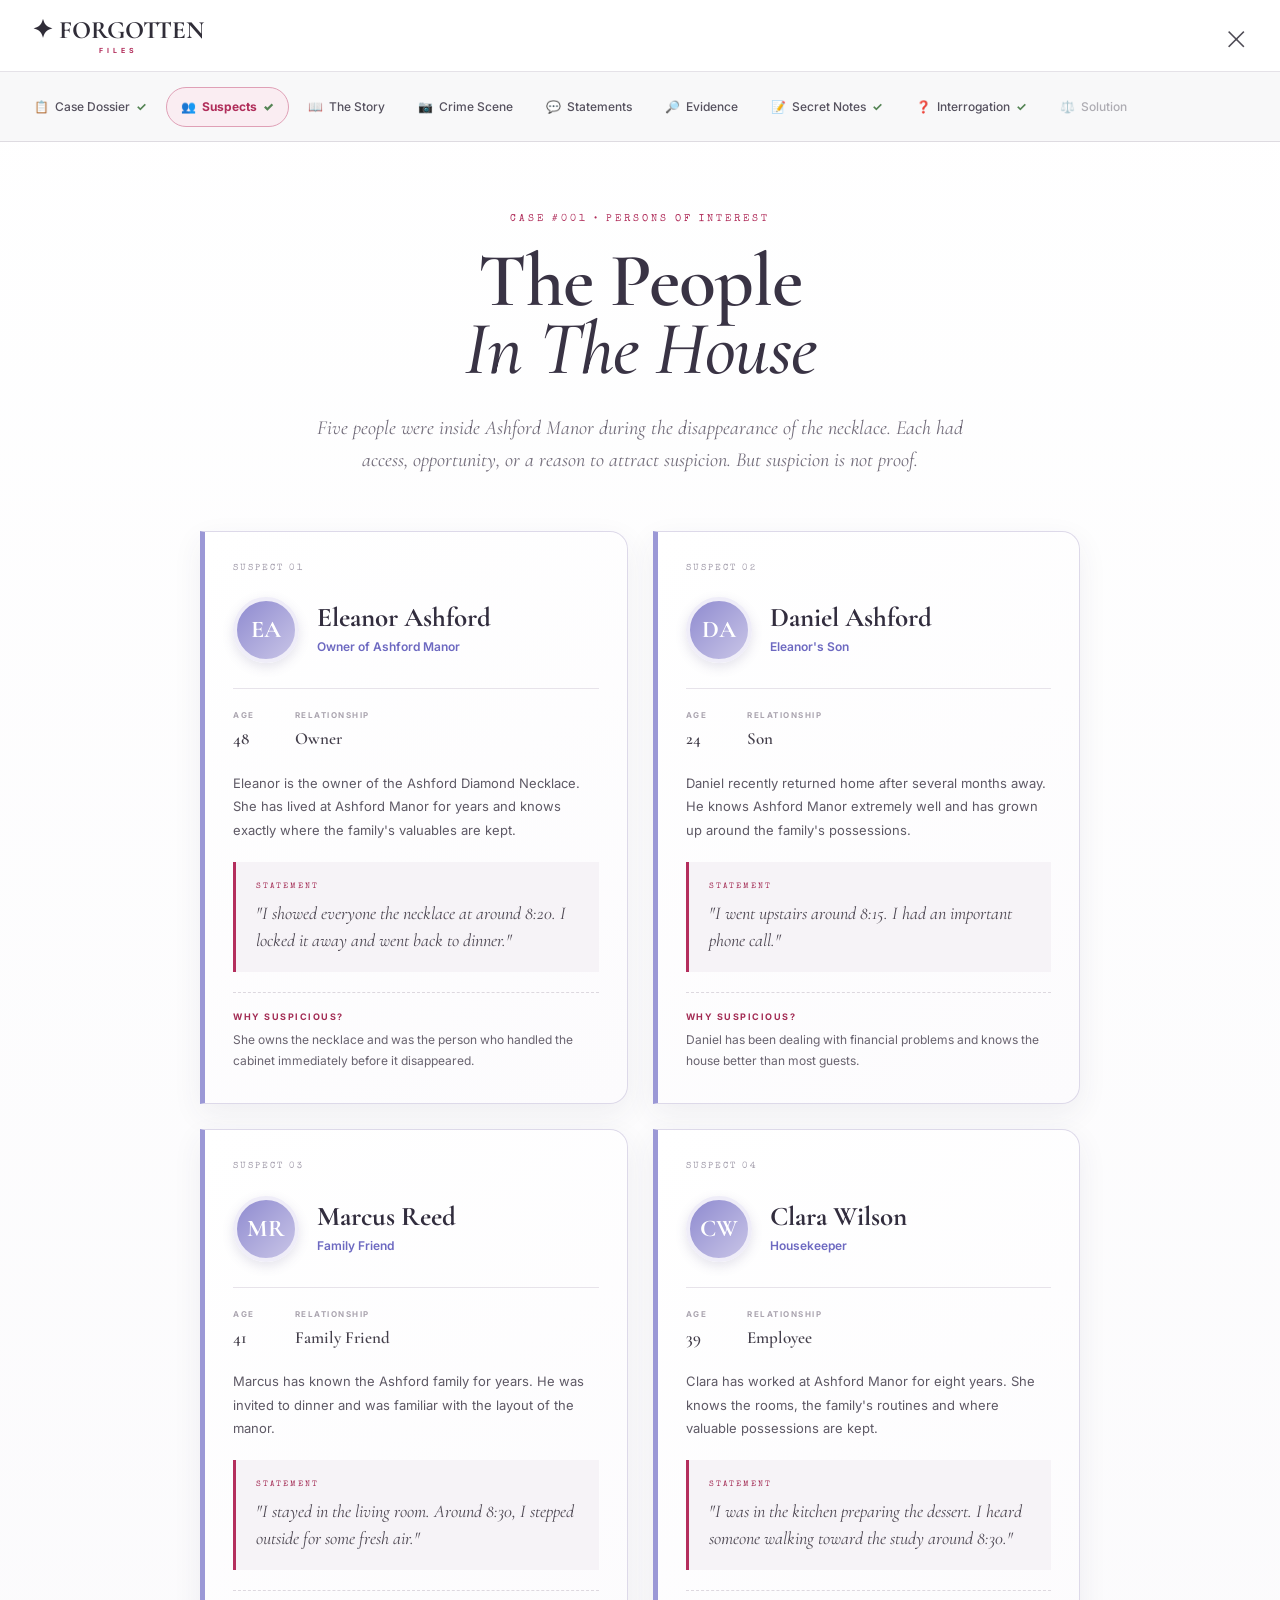
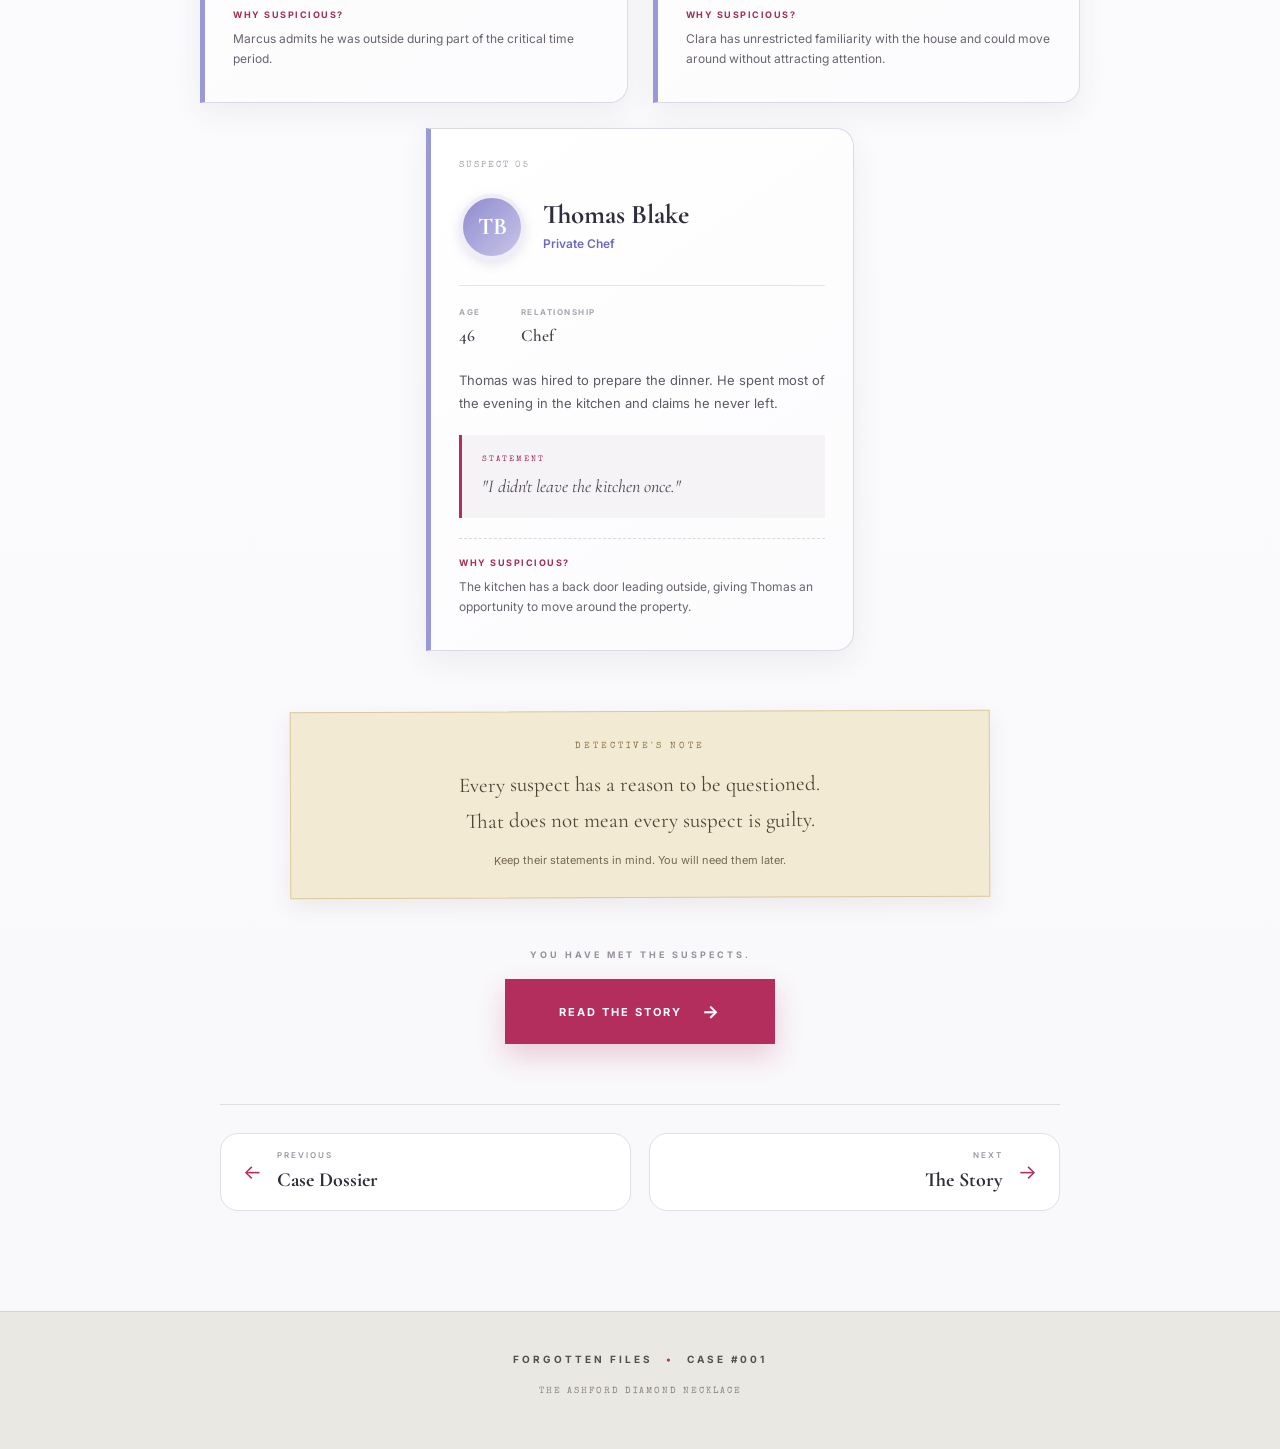
<file: suspects.html>
<!DOCTYPE html>
<html lang="en">

<head>

    <meta charset="UTF-8">

    <meta
        name="viewport"
        content="width=device-width, initial-scale=1.0">

    <title>Suspects | Case #001 | Forgotten Files</title>


    <!-- Bootstrap -->
    <link
        href="https://cdn.jsdelivr.net/npm/bootstrap@5.3.3/dist/css/bootstrap.min.css"
        rel="stylesheet">


    <!-- Google Fonts -->
    <link
        href="https://fonts.googleapis.com/css2?family=Cormorant+Garamond:wght@400;500;600;700&family=Inter:wght@300;400;500;600&family=Special+Elite&display=swap"
        rel="stylesheet">


    <!-- Main CSS -->
    <link
        rel="stylesheet"
        href="style.css">

</head>


<body class="suspects-page">


<!-- ==========================================
     TOP HEADER
========================================== -->

<header class="suspects-header">

    <a
        href="index.html"
        class="suspects-brand">

        ✦ FORGOTTEN
        <small>FILES</small>

    </a>


    <a
        href="cases.html"
        class="suspects-close">

        ×

    </a>

</header>



<!-- ==========================================
     CASE NAVIGATION
========================================== -->

<nav class="investigation-nav">

    <a
        href="case-001.html"
        class="investigation-nav-item">

        <span>📋</span>
        Case Dossier
        <b>✓</b>

    </a>


    <a
        href="suspects.html"
        class="investigation-nav-item active">

        <span>👥</span>
        Suspects
        <b>✓</b>

    </a>


    <span class="investigation-nav-item">

        <span>📖</span>
        The Story

    </span>


    <span class="investigation-nav-item">

        <span>📷</span>
        Crime Scene

    </span>


    <span class="investigation-nav-item">

        <span>💬</span>
        Statements

    </span>


    <span class="investigation-nav-item">

        <span>🔎</span>
        Evidence

    </span>


    <span class="investigation-nav-item">

        <span>📝</span>
        Secret Notes
        <b>✓</b>

    </span>


    <span class="investigation-nav-item">

        <span>❓</span>
        Interrogation
        <b>✓</b>

    </span>


    <span class="investigation-nav-item disabled">

        <span>⚖️</span>
        Solution

    </span>

</nav>



<!-- ==========================================
     MAIN CONTENT
========================================== -->

<main class="suspects-main">


    <section class="suspects-container">


        <!-- PAGE INTRO -->

        <div class="suspects-intro">

            <p class="suspects-label">
                CASE #001 • PERSONS OF INTEREST
            </p>


            <h1>
                The People
                <em>In The House</em>
            </h1>


            <p class="suspects-description">

                Five people were inside Ashford Manor
                during the disappearance of the necklace.

                Each had access, opportunity, or a reason
                to attract suspicion.

                But suspicion is not proof.

            </p>

        </div>



        <!-- ==========================================
             SUSPECT GRID
        =========================================== -->

        <div class="suspect-grid">


            <!-- SUSPECT 01 -->

            <article class="suspect-card">

                <div class="suspect-card-number">
                    SUSPECT 01
                </div>


                <div class="suspect-header">

                    <div class="suspect-avatar">
                        EA
                    </div>


                    <div>

                        <h2>
                            Eleanor Ashford
                        </h2>

                        <p>
                            Owner of Ashford Manor
                        </p>

                    </div>

                </div>


                <div class="suspect-divider"></div>


                <div class="suspect-info">

                    <div>
                        <span>AGE</span>
                        <strong>48</strong>
                    </div>


                    <div>
                        <span>RELATIONSHIP</span>
                        <strong>Owner</strong>
                    </div>

                </div>


                <p class="suspect-description">

                    Eleanor is the owner of the Ashford
                    Diamond Necklace. She has lived at
                    Ashford Manor for years and knows
                    exactly where the family's valuables
                    are kept.

                </p>


                <div class="suspect-statement">

                    <span>STATEMENT</span>

                    <p>
                        "I showed everyone the necklace
                        at around 8:20. I locked it away
                        and went back to dinner."
                    </p>

                </div>


                <div class="suspect-question">

                    <strong>WHY SUSPICIOUS?</strong>

                    <p>
                        She owns the necklace and was the
                        person who handled the cabinet
                        immediately before it disappeared.
                    </p>

                </div>

            </article>



            <!-- SUSPECT 02 -->

            <article class="suspect-card">

                <div class="suspect-card-number">
                    SUSPECT 02
                </div>


                <div class="suspect-header">

                    <div class="suspect-avatar">
                        DA
                    </div>


                    <div>

                        <h2>
                            Daniel Ashford
                        </h2>

                        <p>
                            Eleanor's Son
                        </p>

                    </div>

                </div>


                <div class="suspect-divider"></div>


                <div class="suspect-info">

                    <div>
                        <span>AGE</span>
                        <strong>24</strong>
                    </div>


                    <div>
                        <span>RELATIONSHIP</span>
                        <strong>Son</strong>
                    </div>

                </div>


                <p class="suspect-description">

                    Daniel recently returned home after
                    several months away. He knows Ashford
                    Manor extremely well and has grown up
                    around the family's possessions.

                </p>


                <div class="suspect-statement">

                    <span>STATEMENT</span>

                    <p>
                        "I went upstairs around 8:15.
                        I had an important phone call."
                    </p>

                </div>


                <div class="suspect-question">

                    <strong>WHY SUSPICIOUS?</strong>

                    <p>
                        Daniel has been dealing with
                        financial problems and knows
                        the house better than most guests.
                    </p>

                </div>

            </article>



            <!-- SUSPECT 03 -->

            <article class="suspect-card">

                <div class="suspect-card-number">
                    SUSPECT 03
                </div>


                <div class="suspect-header">

                    <div class="suspect-avatar">
                        MR
                    </div>


                    <div>

                        <h2>
                            Marcus Reed
                        </h2>

                        <p>
                            Family Friend
                        </p>

                    </div>

                </div>


                <div class="suspect-divider"></div>


                <div class="suspect-info">

                    <div>
                        <span>AGE</span>
                        <strong>41</strong>
                    </div>


                    <div>
                        <span>RELATIONSHIP</span>
                        <strong>Family Friend</strong>
                    </div>

                </div>


                <p class="suspect-description">

                    Marcus has known the Ashford family
                    for years. He was invited to dinner
                    and was familiar with the layout of
                    the manor.

                </p>


                <div class="suspect-statement">

                    <span>STATEMENT</span>

                    <p>
                        "I stayed in the living room.
                        Around 8:30, I stepped outside
                        for some fresh air."
                    </p>

                </div>


                <div class="suspect-question">

                    <strong>WHY SUSPICIOUS?</strong>

                    <p>
                        Marcus admits he was outside during
                        part of the critical time period.
                    </p>

                </div>

            </article>



            <!-- SUSPECT 04 -->

            <article class="suspect-card">

                <div class="suspect-card-number">
                    SUSPECT 04
                </div>


                <div class="suspect-header">

                    <div class="suspect-avatar">
                        CW
                    </div>


                    <div>

                        <h2>
                            Clara Wilson
                        </h2>

                        <p>
                            Housekeeper
                        </p>

                    </div>

                </div>


                <div class="suspect-divider"></div>


                <div class="suspect-info">

                    <div>
                        <span>AGE</span>
                        <strong>39</strong>
                    </div>


                    <div>
                        <span>RELATIONSHIP</span>
                        <strong>Employee</strong>
                    </div>

                </div>


                <p class="suspect-description">

                    Clara has worked at Ashford Manor
                    for eight years. She knows the rooms,
                    the family's routines and where
                    valuable possessions are kept.

                </p>


                <div class="suspect-statement">

                    <span>STATEMENT</span>

                    <p>
                        "I was in the kitchen preparing
                        the dessert. I heard someone
                        walking toward the study around
                        8:30."
                    </p>

                </div>


                <div class="suspect-question">

                    <strong>WHY SUSPICIOUS?</strong>

                    <p>
                        Clara has unrestricted familiarity
                        with the house and could move
                        around without attracting attention.
                    </p>

                </div>

            </article>



            <!-- SUSPECT 05 -->

            <article class="suspect-card suspect-card-center">

                <div class="suspect-card-number">
                    SUSPECT 05
                </div>


                <div class="suspect-header">

                    <div class="suspect-avatar">
                        TB
                    </div>


                    <div>

                        <h2>
                            Thomas Blake
                        </h2>

                        <p>
                            Private Chef
                        </p>

                    </div>

                </div>


                <div class="suspect-divider"></div>


                <div class="suspect-info">

                    <div>
                        <span>AGE</span>
                        <strong>46</strong>
                    </div>


                    <div>
                        <span>RELATIONSHIP</span>
                        <strong>Chef</strong>
                    </div>

                </div>


                <p class="suspect-description">

                    Thomas was hired to prepare the dinner.
                    He spent most of the evening in the
                    kitchen and claims he never left.

                </p>


                <div class="suspect-statement">

                    <span>STATEMENT</span>

                    <p>
                        "I didn't leave the kitchen once."
                    </p>

                </div>


                <div class="suspect-question">

                    <strong>WHY SUSPICIOUS?</strong>

                    <p>
                        The kitchen has a back door leading
                        outside, giving Thomas an opportunity
                        to move around the property.
                    </p>

                </div>

            </article>


        </div>



        <!-- ==========================================
             INVESTIGATOR'S WARNING
        =========================================== -->

        <div class="suspect-note">

            <div class="suspect-note-title">
                DETECTIVE'S NOTE
            </div>


            <p>
                Every suspect has a reason to be questioned.
            </p>


            <p>
                That does not mean every suspect is guilty.
            </p>


            <span>
                Keep their statements in mind.
                You will need them later.
            </span>

        </div>



        <!-- ==========================================
             NEXT BUTTON
        =========================================== -->

        <div class="suspects-next">

            <p>
                YOU HAVE MET THE SUSPECTS.
            </p>


            <a
                href="story.html"
                class="suspects-primary-button">

                READ THE STORY
                <span>→</span>

            </a>

        </div>



        <!-- ==========================================
             PREVIOUS / NEXT
        =========================================== -->

        <div class="page-navigation">


            <a
                href="case-001.html"
                class="page-nav-button">

                <span>←</span>

                <div>
                    <small>PREVIOUS</small>
                    <strong>Case Dossier</strong>
                </div>

            </a>


            <a
                href="story.html"
                class="page-nav-button next">

                <div>
                    <small>NEXT</small>
                    <strong>The Story</strong>
                </div>

                <span>→</span>

            </a>

        </div>

    </section>

</main>



<!-- ==========================================
     FOOTER
========================================== -->

<footer class="case-footer">

    <p>
        FORGOTTEN FILES
        <span>•</span>
        CASE #001
    </p>

    <small>
        THE ASHFORD DIAMOND NECKLACE
    </small>

</footer>


</body>

</html>
</file>
<file: style.css>
/* =====================================================
   GLOBAL
===================================================== */

* {
    margin: 0;
    padding: 0;
    box-sizing: border-box;
}

html {
    scroll-behavior: smooth;
}

body {
    background: #08090d;
    color: #f5f2ed;
    font-family: "Inter", sans-serif;
    overflow-x: hidden;
}

a {
    text-decoration: none;
    color: inherit;
}


/* =====================================================
   NAVBAR
===================================================== */

.navbar {
    height: 80px;
    width: 100%;

    position: fixed;
    top: 0;
    left: 0;

    z-index: 1000;

    display: flex;
    align-items: center;
    justify-content: space-between;

    padding: 0 42px;

    background:
        linear-gradient(
            180deg,
            rgba(7, 8, 12, 0.98),
            rgba(7, 8, 12, 0.94)
        );

    border-bottom: 1px solid rgba(255,255,255,0.12);

    backdrop-filter: blur(12px);
}


/* =====================================================
   LOGO
===================================================== */

.logo {
    display: flex;
    align-items: center;
    gap: 15px;
}

.magnifying-glass {
    font-family: Georgia, serif;
    font-size: 49px;
    color: #c5a66b;
    line-height: 1;
    transform: rotate(-20deg);
}

.logo-text {
    display: flex;
    flex-direction: column;
}

.logo-main {
    font-family: "Cormorant Garamond", serif;
    font-size: 28px;
    font-weight: 700;
    color: #f3eee8;
    line-height: 24px;
}

.logo-main b {
    color: #d85a68;
}

.logo-sub {
    margin-top: 4px;
    font-size: 10px;
    letter-spacing: 3px;
    color: #a9a3a1;
}


/* =====================================================
   NAV LINKS
===================================================== */

.nav-links {
    display: flex;
    align-items: center;
    gap: 43px;

    margin-left: auto;
    margin-right: 38px;
}

.nav-links a {
    position: relative;
    font-size: 14px;
    color: #ddd9df;
    transition: 0.25s;
}

.nav-links a:hover {
    color: white;
}

.nav-links a.active::after {
    content: "";

    position: absolute;

    left: 0;
    right: 0;

    bottom: -17px;

    height: 2px;

    background: #e33f58;
}


/* =====================================================
   NAV RIGHT
===================================================== */

.nav-right {
    display: flex;
    align-items: center;
    gap: 36px;
}

.language-select {
    width: 128px;
    height: 44px;

    padding: 0 15px;

    border-radius: 11px;

    border: 1px solid rgba(255,255,255,0.18);

    background: rgba(255,255,255,0.04);

    color: #eee;

    font-size: 14px;

    outline: none;
}

.language-select option {
    background: #15151b;
    color: white;
}

.signin-btn {
    height: 46px;

    padding: 0 29px;

    border: none;

    border-radius: 10px;

    background: #bd3158;

    color: white;

    font-weight: 700;

    letter-spacing: 0.5px;

    cursor: pointer;

    box-shadow:
        0 0 22px rgba(189,49,88,0.25);

    transition: 0.3s;
}

.signin-btn:hover {
    background: #d53a64;

    transform: translateY(-2px);

    box-shadow:
        0 0 30px rgba(213,58,100,0.4);
}


/* =====================================================
   HOME HERO
===================================================== */

.hero {
    min-height: 100vh;

    position: relative;

    overflow: hidden;

    display: flex;

    align-items: center;
    justify-content: center;

    padding-top: 80px;

    background:

        radial-gradient(
            circle at 50% 48%,
            rgba(130, 23, 38, 0.15),
            transparent 32%
        ),

        radial-gradient(
            circle at 25% 55%,
            rgba(83, 36, 17, 0.18),
            transparent 30%
        ),

        linear-gradient(
            115deg,
            #08090d,
            #0c0c11 50%,
            #08090d
        );
}

.hero::before {
    content: "";

    position: absolute;

    inset: 0;

    opacity: 0.17;

    background-image:
        repeating-linear-gradient(
            0deg,
            transparent,
            transparent 3px,
            rgba(255,255,255,0.025) 4px
        );

    pointer-events: none;
}


/* =====================================================
   RED LIGHT
===================================================== */

.vertical-light {
    position: absolute;

    top: 80px;
    bottom: 0;

    left: 50%;

    width: 2px;

    background:
        linear-gradient(
            to bottom,
            transparent,
            #d72851 18%,
            #ff355e 45%,
            transparent 85%
        );

    box-shadow:
        0 0 18px rgba(255,35,75,0.7),
        0 0 55px rgba(255,35,75,0.3);

    opacity: 0.7;
}

.vertical-light::after {
    content: "";

    position: absolute;

    width: 12px;
    height: 12px;

    border-radius: 50%;

    background: #ed315a;

    left: -5px;
    top: 175px;

    box-shadow:
        0 0 12px #ed315a,
        0 0 30px #ed315a;
}


/* =====================================================
   GLOW
===================================================== */

.red-glow {
    position: absolute;

    width: 500px;
    height: 500px;

    border-radius: 50%;

    filter: blur(100px);

    opacity: 0.16;
}

.glow-left {
    left: -200px;
    bottom: 20px;

    background: #c2362f;
}

.glow-right {
    right: -220px;
    bottom: 10px;

    background: #9d2034;
}


/* =====================================================
   HERO CONTENT
===================================================== */

.hero-content {
    position: relative;

    z-index: 10;

    width: min(950px, 90%);

    text-align: center;

    margin-top: -15px;
}

.hero-badge {
    display: inline-flex;

    align-items: center;

    gap: 11px;

    padding: 11px 22px;

    border: 1px solid #a93137;

    border-radius: 30px;

    background: rgba(50, 12, 17, 0.45);

    color: #e5d5d5;

    font-size: 12px;

    font-weight: 700;

    letter-spacing: 2px;

    box-shadow:
        0 0 20px rgba(221,38,60,0.15);
}

.target-icon {
    color: #e73c57;
    font-size: 18px;
}

.hero h1 {
    margin-top: 38px;

    font-family:
        "Cormorant Garamond",
        Georgia,
        serif;

    font-size:
        clamp(80px, 10vw, 150px);

    font-weight: 700;

    line-height: 0.8;

    letter-spacing: -5px;

    color: #f6f1ec;

    text-shadow:
        0 4px 25px rgba(0,0,0,0.5);
}

.hero h1 span {
    color: #e9475c;

    text-shadow:
        0 0 35px rgba(233,71,92,0.22);
}

.hero-divider {
    display: flex;

    align-items: center;
    justify-content: center;

    gap: 30px;

    margin-top: 36px;
}

.hero-divider span {
    width: 80px;
    height: 2px;

    background: #e33b54;

    box-shadow:
        0 0 8px rgba(227,59,84,0.5);
}

.hero-divider p {
    margin: 0;

    font-family:
        "Cormorant Garamond",
        serif;

    font-size: 20px;

    letter-spacing: 7px;

    color: #eee7e5;
}

.hero-description {
    max-width: 700px;

    margin: 35px auto 0;

    font-family:
        "Cormorant Garamond",
        Georgia,
        serif;

    font-size: 21px;

    line-height: 1.55;

    color: #ddd7d8;
}

.hero-buttons {
    display: flex;

    justify-content: center;

    gap: 26px;

    margin-top: 43px;
}

.primary-btn,
.secondary-btn {
    min-width: 335px;

    height: 64px;

    display: inline-flex;

    align-items: center;
    justify-content: center;

    gap: 15px;

    border-radius: 8px;

    font-size: 14px;

    font-weight: 700;

    letter-spacing: 2px;

    transition: 0.3s;
}

.primary-btn {
    background: #bd3158;

    border: 1px solid #e04a69;

    color: white;

    box-shadow:
        0 0 25px rgba(189,49,88,0.25);
}

.primary-btn:hover {
    background: #d33860;

    transform: translateY(-3px);

    box-shadow:
        0 0 35px rgba(211,56,96,0.45);
}

.secondary-btn {
    background: rgba(0,0,0,0.2);

    border: 1px solid #aaa5a3;

    color: #f3eeee;
}

.secondary-btn:hover {
    background: rgba(255,255,255,0.07);

    border-color: white;

    transform: translateY(-3px);
}

.search-icon {
    font-size: 28px;
    line-height: 1;
}


/* =====================================================
   CRIME SCENE TAPE
===================================================== */

.crime-tape {
    position: absolute;

    z-index: 5;

    width: 130%;
    height: 53px;

    display: flex;

    align-items: center;

    overflow: hidden;

    background:
        repeating-linear-gradient(
            -45deg,
            #817247 0px,
            #817247 45px,
            #292516 45px,
            #292516 90px
        );

    opacity: 0.32;

    color: #0b0a08;

    font-family:
        "Courier New",
        monospace;

    font-weight: 900;

    letter-spacing: 7px;

    white-space: nowrap;
}

.crime-tape span {
    font-size: 13px;
    word-spacing: 14px;
}

.tape-top {
    top: 210px;
    left: -90px;
    transform: rotate(-3deg);
}

.tape-bottom {
    bottom: 70px;
    left: -70px;
    transform: rotate(3deg);
    opacity: 0.22;
}


/* =====================================================
   STAMPS
===================================================== */

.stamp {
    position: absolute;

    z-index: 6;

    border: 3px solid rgba(194,51,51,0.6);

    color: rgba(211,61,65,0.72);

    padding: 8px 17px;

    font-family:
        "Courier New",
        monospace;

    font-weight: bold;

    letter-spacing: 3px;

    font-size: 16px;

    transform: rotate(-11deg);
}

.unresolved {
    left: 7%;
    top: 30%;
    transform: rotate(-10deg);
}

.classified {
    right: 8%;
    bottom: 22%;
    transform: rotate(-10deg);
}


/* =====================================================
   CASE FOLDER
===================================================== */

.case-folder {
    position: absolute;

    z-index: 3;

    right: 2%;
    top: 27%;

    width: 180px;
    height: 220px;

    padding: 35px 25px;

    background:
        linear-gradient(
            135deg,
            #705b3b,
            #3c3021
        );

    color: #16120e;

    font-family:
        "Courier New",
        monospace;

    font-weight: bold;

    font-size: 18px;

    transform: rotate(-7deg);

    box-shadow:
        0 15px 40px rgba(0,0,0,0.6);

    opacity: 0.55;
}

.case-folder::before {
    content: "";

    position: absolute;

    top: -13px;
    left: 0;

    width: 75px;
    height: 20px;

    background: #685438;
}


/* =====================================================
   EVIDENCE PHOTOS
===================================================== */

.evidence-photo {
    position: absolute;

    z-index: 2;

    width: 180px;
    height: 230px;

    padding: 10px;

    background: #bbb8ae;

    box-shadow:
        0 20px 40px rgba(0,0,0,0.7);

    opacity: 0.27;
}

.photo-inner {
    height: 100%;

    display: flex;

    align-items: center;
    justify-content: center;

    border: 1px solid #444;

    color: #222;

    font-family:
        "Courier New",
        monospace;

    font-size: 12px;
}

.photo-left {
    left: -30px;
    top: 47%;

    transform:
        rotate(-14deg);
}

.photo-right {
    right: 1%;
    bottom: 8%;

    transform:
        rotate(12deg);
}


/* =====================================================
   MAGNIFYING GLASS
===================================================== */

.magnifier {
    position: absolute;

    z-index: 3;

    right: 3%;
    top: 45%;

    width: 140px;
    height: 140px;

    opacity: 0.22;

    transform: rotate(-25deg);
}

.magnifier-glass {
    width: 105px;
    height: 105px;

    border: 12px solid #806a47;

    border-radius: 50%;

    background:
        radial-gradient(
            circle,
            rgba(255,255,255,0.08),
            transparent 60%
        );
}

.magnifier-handle {
    position: absolute;

    width: 20px;
    height: 75px;

    background: #806a47;

    right: 0;
    bottom: -50px;

    transform: rotate(-30deg);

    border-radius: 10px;
}


/* =====================================================
   HOW IT WORKS
===================================================== */

.how-section {
    padding: 120px 40px;

    background: #101116;

    border-top:
        1px solid rgba(255,255,255,0.08);
}

.section-label {
    color: #d7475d;

    font-size: 11px;

    font-weight: 700;

    letter-spacing: 4px;

    text-align: center;

    margin-bottom: 18px;
}

.how-section h2 {
    text-align: center;

    font-family:
        "Cormorant Garamond",
        serif;

    font-size: 65px;

    font-weight: 500;
}

.how-section h2 i {
    color: #d7475d;
}

.steps {
    max-width: 1100px;

    margin: 70px auto 0;

    display: grid;

    grid-template-columns:
        repeat(4, 1fr);

    gap: 25px;
}

.step {
    position: relative;

    padding: 30px;

    min-height: 250px;

    background: #15161b;

    border:
        1px solid rgba(255,255,255,0.08);

    transition: 0.3s;
}

.step:hover {
    transform: translateY(-7px);

    border-color:
        rgba(215,71,93,0.5);
}

.step-number {
    color: #555;

    font-size: 11px;

    letter-spacing: 2px;
}

.step-icon {
    margin-top: 25px;

    font-size: 35px;

    color: #d7475d;
}

.step h3 {
    margin-top: 20px;

    font-size: 15px;

    letter-spacing: 1px;
}

.step p {
    margin-top: 12px;

    color: #777;

    font-size: 13px;

    line-height: 1.7;
}


/* =====================================================
   FOOTER
===================================================== */

footer {
    padding: 60px 30px;

    text-align: center;

    background: #08090d;

    border-top:
        1px solid rgba(255,255,255,0.08);
}

.footer-logo {
    font-family:
        "Cormorant Garamond",
        serif;

    font-size: 30px;

    font-weight: 700;
}

.footer-logo span {
    color: #d7475d;
}

footer p {
    margin-top: 10px;

    color: #666;

    font-size: 10px;

    letter-spacing: 3px;
}

.footer-links {
    display: flex;

    justify-content: center;

    gap: 35px;

    margin: 25px 0;
}

.footer-links a {
    color: #888;

    font-size: 11px;

    letter-spacing: 1px;
}

.footer-links a:hover {
    color: white;
}

footer small {
    color: #444;

    font-size: 10px;
}


/* =====================================================
   SIGN IN PAGE
===================================================== */

.signin-page {
    min-height: 100vh;

    background:
        radial-gradient(
            circle at 50% 45%,
            rgba(150, 25, 45, 0.16),
            transparent 35%
        ),

        linear-gradient(
            135deg,
            #08090d,
            #111117,
            #08090d
        );
}

.signin-container {
    min-height: 100vh;

    padding-top: 80px;

    display: flex;

    align-items: center;
    justify-content: center;

    position: relative;

    overflow: hidden;
}

.signin-container::before {
    content: "";

    position: absolute;

    inset: 0;

    background:
        repeating-linear-gradient(
            0deg,
            transparent,
            transparent 4px,
            rgba(255,255,255,0.018) 5px
        );

    pointer-events: none;
}

.signin-glow {
    position: absolute;

    width: 500px;
    height: 500px;

    border-radius: 50%;

    background: #a51f39;

    filter: blur(150px);

    opacity: 0.12;
}

.signin-card {
    position: relative;

    z-index: 10;

    width: 450px;

    padding: 48px 50px;

    background:
        linear-gradient(
            145deg,
            rgba(25,25,32,0.97),
            rgba(12,13,18,0.97)
        );

    border:
        1px solid rgba(255,255,255,0.12);

    border-radius: 6px;

    box-shadow:
        0 30px 80px rgba(0,0,0,0.65),
        0 0 50px rgba(180,35,65,0.08);
}

.signin-card::before {
    content: "";

    position: absolute;

    top: 0;
    left: 35px;
    right: 35px;

    height: 2px;

    background: #c73758;

    box-shadow:
        0 0 15px rgba(199,55,88,0.6);
}

.signin-icon {
    width: 60px;
    height: 60px;

    margin: 0 auto 20px;

    display: flex;

    align-items: center;
    justify-content: center;

    border:
        1px solid rgba(213,62,88,0.5);

    border-radius: 50%;

    color: #dc4965;

    font-size: 36px;

    background:
        rgba(194,44,74,0.08);
}

.signin-label {
    text-align: center;

    color: #d64761;

    font-size: 10px;

    font-weight: 700;

    letter-spacing: 4px;

    margin-bottom: 10px;
}

.signin-card h1 {
    text-align: center;

    font-family:
        "Cormorant Garamond",
        Georgia,
        serif;

    font-size: 52px;

    font-weight: 600;

    color: #f5f0eb;

    line-height: 1;

    margin-bottom: 13px;
}

.signin-description {
    text-align: center;

    color: #85858c;

    font-size: 13px;

    margin-bottom: 35px;
}

.form-group {
    margin-bottom: 24px;
}

.form-group label {
    display: block;

    margin-bottom: 9px;

    color: #aaa8ac;

    font-size: 10px;

    font-weight: 700;

    letter-spacing: 2px;
}

.form-group input[type="email"],
.form-group input[type="password"] {
    width: 100%;

    height: 50px;

    padding: 0 15px;

    background: #0b0c11;

    border:
        1px solid rgba(255,255,255,0.13);

    border-radius: 4px;

    color: white;

    font-family: "Inter", sans-serif;

    font-size: 13px;

    outline: none;

    transition: 0.25s;
}

.form-group input:focus {
    border-color: #c63b59;

    box-shadow:
        0 0 0 2px rgba(198,59,89,0.08);
}

.form-group input::placeholder {
    color: #55565c;
}

.password-label {
    display: flex;

    align-items: center;
    justify-content: space-between;
}

.password-label label {
    margin-bottom: 9px;
}

.password-label a {
    color: #c83a59;

    font-size: 10px;

    margin-bottom: 9px;

    transition: 0.2s;
}

.password-label a:hover {
    color: #ed5474;
}

.password-box {
    position: relative;
}

.password-box input {
    padding-right: 65px !important;
}

.password-box button {
    position: absolute;

    right: 13px;

    top: 50%;

    transform: translateY(-50%);

    border: none;

    background: none;

    color: #b93a56;

    font-size: 9px;

    font-weight: 700;

    letter-spacing: 1px;

    cursor: pointer;
}

.password-box button:hover {
    color: #e65370;
}

.remember-row {
    margin-top: -5px;
    margin-bottom: 25px;
}

.remember-row label {
    display: flex;

    align-items: center;

    gap: 9px;

    color: #77777d;

    font-size: 11px;

    cursor: pointer;
}

.remember-row input {
    accent-color: #c33859;

    width: 14px;
    height: 14px;
}

.signin-submit {
    width: 100%;

    height: 54px;

    border: none;

    border-radius: 4px;

    background: #bb3157;

    color: white;

    font-size: 12px;

    font-weight: 700;

    letter-spacing: 2px;

    cursor: pointer;

    box-shadow:
        0 10px 25px rgba(187,49,87,0.18);

    transition: 0.3s;
}

.signin-submit:hover {
    background: #d33a62;

    transform: translateY(-2px);

    box-shadow:
        0 12px 30px rgba(211,58,98,0.3);
}

.or-divider {
    display: flex;

    align-items: center;

    gap: 12px;

    margin: 28px 0;

    color: #55565c;

    font-size: 9px;

    letter-spacing: 2px;
}

.or-divider span {
    flex: 1;

    height: 1px;

    background:
        rgba(255,255,255,0.08);
}

.create-account {
    text-align: center;

    color: #77777d;

    font-size: 12px;

    margin: 0;
}

.create-account a {
    color: #d04461;
    font-weight: 600;
}

.create-account a:hover {
    color: #ef5874;
}

.signin-stamp {
    position: absolute;

    right: 8%;
    top: 25%;

    z-index: 2;

    padding: 10px 18px;

    border:
        3px solid rgba(187,48,57,0.35);

    color:
        rgba(200,55,65,0.4);

    font-family:
        "Courier New",
        monospace;

    font-size: 15px;

    font-weight: bold;

    letter-spacing: 3px;

    transform: rotate(-12deg);
}

.signin-file {
    position: absolute;

    left: 7%;
    bottom: 20%;

    width: 170px;
    height: 210px;

    padding: 30px 22px;

    background:
        linear-gradient(
            135deg,
            #5d4b32,
            #32281c
        );

    color: #18130e;

    font-family:
        "Courier New",
        monospace;

    font-size: 16px;

    font-weight: bold;

    transform: rotate(8deg);

    opacity: 0.3;

    box-shadow:
        0 20px 50px rgba(0,0,0,0.6);
}

.signin-file::before {
    content: "";

    position: absolute;

    top: -12px;
    left: 0;

    width: 70px;
    height: 18px;

    background: #59472e;
}

.signin-footer {
    position: fixed;

    bottom: 18px;
    left: 0;

    width: 100%;

    text-align: center;

    z-index: 20;
}

.signin-footer p {
    color: #414149;

    font-size: 9px;

    letter-spacing: 3px;

    margin: 0;
}


/* =====================================================
   INTRODUCTION SECTION
===================================================== */

.intro-section {
    padding: 110px 30px 100px;

    background:
        linear-gradient(
            180deg,
            #0b0c11 0%,
            #101116 100%
        );

    border-top:
        1px solid rgba(255,255,255,0.06);

    border-bottom:
        1px solid rgba(255,255,255,0.06);

    position: relative;

    overflow: hidden;
}

.intro-section::before {
    content: "";

    position: absolute;

    width: 450px;
    height: 450px;

    left: 50%;
    top: 50%;

    transform:
        translate(-50%, -50%);

    background: #8f1e38;

    filter: blur(150px);

    opacity: 0.08;

    pointer-events: none;
}

.intro-content {
    position: relative;

    z-index: 2;

    max-width: 950px;

    margin: auto;

    text-align: center;
}

.intro-section .section-label {
    color: #d7475d;

    font-size: 11px;

    font-weight: 700;

    letter-spacing: 4px;

    margin-bottom: 18px;
}

.intro-section h2 {
    font-family:
        "Cormorant Garamond",
        Georgia,
        serif;

    font-size: 58px;

    font-weight: 500;

    line-height: 1.1;

    color: #f4efeb;

    margin-bottom: 32px;
}

.intro-section h2 i {
    color: #d7475d;

    font-style: italic;
}

.intro-text {
    max-width: 850px;

    margin: auto;

    color: #b8b6ba;

    font-family:
        "Inter",
        sans-serif;

    font-size: 16px;

    line-height: 1.9;

    font-weight: 300;
}


/* =====================================================
   =====================================================
   CASES PAGE — FINAL DARK DESIGN
   =====================================================
===================================================== */

.cases-page {

    min-height: 100vh;

    background:
        radial-gradient(
            circle at 50% 20%,
            rgba(180, 25, 55, 0.08),
            transparent 35%
        ),

        #080b0e;

    color: #f5f5f5;
}


/* =====================================================
   CASES HERO
===================================================== */

.cases-hero {

    min-height: calc(100vh - 80px);

    padding:
        135px 7% 90px;

    position: relative;

    overflow: hidden;

    background:

        linear-gradient(
            rgba(5, 7, 9, 0.88),
            rgba(5, 7, 9, 0.94)
        ),

        radial-gradient(
            circle at 50% 0%,
            rgba(150, 25, 50, 0.10),
            transparent 45%
        );

}


/* =====================================================
   BACKGROUND CASE FILE
===================================================== */

.cases-hero::before {

    content: "";

    position: absolute;

    top: 25px;

    right: -30px;

    width: 300px;

    height: 390px;

    background:
        linear-gradient(
            135deg,
            #806b4c,
            #4c3c28
        );

    opacity: 0.16;

    transform:
        rotate(-10deg);

    box-shadow:
        0 20px 50px
        rgba(0,0,0,0.7);

    pointer-events: none;
}


/* =====================================================
   LEFT EVIDENCE PHOTO
===================================================== */

.cases-hero::after {

    content: "";

    position: absolute;

    left: -45px;

    top: 100px;

    width: 150px;

    height: 240px;

    background:

        linear-gradient(
            135deg,
            #35383b,
            #15181b
        );

    opacity: 0.18;

    transform:
        rotate(9deg);

    box-shadow:
        0 20px 40px
        rgba(0,0,0,0.7);

    pointer-events: none;
}


/* =====================================================
   CASE HEADING
===================================================== */

.cases-heading {

    position: relative;

    z-index: 5;

    max-width: 1250px;

    margin:
        0 auto 48px;

    text-align: center;
}


/* =====================================================
   LABEL
===================================================== */

.cases-label {

    display: flex;

    align-items: center;

    justify-content: center;

    gap: 22px;

    color: #f02f58;

    font-size: 11px;

    font-weight: 700;

    letter-spacing: 4px;

    margin-bottom: 27px;
}

.cases-label::after {

    content: "";

    width: 65px;

    height: 2px;

    background:
        #f02f58;

    box-shadow:
        0 0 12px
        rgba(240,47,88,0.5);
}


/* =====================================================
   MAIN CASE TITLE
===================================================== */

.cases-heading h1 {

    margin:
        0 0 27px;

    font-family:
        "Cormorant Garamond",
        Georgia,
        serif;

    font-size:
        clamp(50px, 5vw, 70px);

    line-height: 1;

    font-weight: 600;

    color: #f4f2f1;

    letter-spacing: -1px;
}


/*
   If your HTML contains:
   "Cold Case Files -- Play Murder Mystery Games Free"

   the HTML itself must be changed to:
   "Cold Case Files"

   CSS cannot reliably delete text from inside an h1.
*/


.cases-heading h1 span {

    color: #f02f58;

}


/* =====================================================
   CASE DESCRIPTION
===================================================== */

.cases-description {

    max-width: 850px;

    margin: auto;

    color: #a9bbc5;

    font-size: 15px;

    line-height: 1.9;
}

.cases-description strong {

    color: #f1f1f1;
}


/* =====================================================
   CASE GRID
===================================================== */

.case-grid {

    position: relative;

    z-index: 5;

    max-width: 1250px;

    margin: auto;

    display: grid;

    grid-template-columns:
        repeat(3, 1fr);

    gap: 30px;

    align-items: stretch;
}


/* =====================================================
   CASE CARD
===================================================== */

.case-card {

    position: relative;

    background:
        linear-gradient(
            145deg,
            #10151a,
            #090d11
        );

    border:
        1px solid
        #273039;

    border-radius: 15px;

    overflow: hidden;

    box-shadow:
        0 15px 45px
        rgba(0,0,0,0.45);

    transition:
        transform 0.3s ease,
        border-color 0.3s ease,
        box-shadow 0.3s ease;
}


.case-card:hover {

    transform:
        translateY(-7px);

    border-color:
        #d9254d;

    box-shadow:

        0 20px 55px
        rgba(0,0,0,0.65),

        0 0 25px
        rgba(217,37,77,0.08);
}


/* =====================================================
   FEATURED FIRST CASE
===================================================== */

.featured-case {

    border:
        2px solid
        #f02654;

    box-shadow:

        0 0 30px
        rgba(240,38,84,0.10);
}


/* =====================================================
   CASE IMAGE
===================================================== */

.case-image {

    height: 220px;

    position: relative;

    overflow: hidden;

    background:
        #15191d;
}


.case-image img {

    width: 100%;

    height: 100%;

    object-fit: cover;

    display: block;

    transition:
        transform 0.5s ease;
}


.case-card:hover
.case-image img {

    transform:
        scale(1.06);
}


/* =====================================================
   IMAGE OVERLAY
===================================================== */

.image-overlay {

    position: absolute;

    inset: 0;

    background:

        linear-gradient(
            to bottom,
            transparent 40%,
            rgba(8,11,14,0.88) 100%
        );

    pointer-events: none;
}


/* =====================================================
   DIFFICULTY
===================================================== */

.difficulty {

    position: absolute;

    top: 18px;

    left: 18px;

    padding:
        8px 14px;

    border:
        1px solid
        #f02654;

    border-radius: 6px;

    background:
        rgba(7,10,13,0.78);

    color:
        #ff315b;

    font-size: 10px;

    font-weight: 700;

    letter-spacing: 2px;

    backdrop-filter:
        blur(5px);

    z-index: 5;
}


/* =====================================================
   REMOVE FREE RIBBON
===================================================== */

.free-ribbon {

    display: none !important;
}


/* =====================================================
   CASE CONTENT
===================================================== */

.case-content {

    padding:
        20px 25px 27px;
}


.case-number {

    margin:
        0 0 8px;

    color:
        #ef3158;

    font-size: 9px;

    font-weight: 700;

    letter-spacing: 3px;
}


.case-content h2 {

    margin:
        0 0 12px;

    font-family:
        "Cormorant Garamond",
        Georgia,
        serif;

    font-size: 29px;

    line-height: 1.1;

    color:
        #f5f3f1;
}


.case-description {

    min-height: 82px;

    margin:
        0 0 18px;

    color:
        #afc0c9;

    font-size: 14px;

    line-height: 1.8;
}


/* =====================================================
   CASE DETAILS
===================================================== */

.case-details {

    display: flex;

    flex-wrap: wrap;

    gap: 7px;

    margin-bottom: 20px;
}


.case-details span {

    padding:
        6px 9px;

    border:
        1px solid
        #293239;

    border-radius: 4px;

    background:
        #11161a;

    color:
        #82929b;

    font-size: 8px;

    font-weight: 700;

    letter-spacing: 0.8px;
}


/* =====================================================
   INVESTIGATE BUTTON
===================================================== */

.investigate-btn {

    width: 100%;

    min-height: 48px;

    display: flex;

    align-items: center;

    justify-content: space-between;

    padding:
        0 17px;

    border:
        1px solid
        #d9274e;

    border-radius: 5px;

    background:
        transparent;

    color:
        #f02e57;

    text-decoration: none;

    font-size: 10px;

    font-weight: 700;

    letter-spacing: 1.7px;

    cursor: pointer;

    transition:
        0.25s ease;
}


.investigate-btn:hover {

    background:
        #c92349;

    color:
        white;

    box-shadow:
        0 8px 25px
        rgba(201,35,73,0.25);
}


.investigate-btn span {

    font-size: 22px;

    line-height: 1;

    transition:
        transform 0.2s ease;
}


.investigate-btn:hover span {

    transform:
        translateX(4px);
}


/* =====================================================
   LOCKED CASES
===================================================== */

.locked-case {

    opacity: 0.88;
}


.case-placeholder {

    height: 220px;

    display: flex;

    align-items: center;

    justify-content: center;

    position: relative;

    background:

        linear-gradient(
            135deg,
            #11171c,
            #20282e,
            #101419
        );
}


.case-placeholder.second {

    background:

        linear-gradient(
            135deg,
            #15191d,
            #283037,
            #0e1215
        );
}


.locked-icon {

    font-size: 45px;

    opacity: 0.25;

    filter:
        grayscale(1);
}


.locked-btn {

    border-color:
        #3b454c;

    color:
        #65737b;

    cursor:
        default;
}


.locked-btn:hover {

    background:
        transparent;

    color:
        #65737b;

    box-shadow:
        none;
}


/* =====================================================
   BOTTOM CASE MESSAGE
===================================================== */

.cases-bottom {

    position: relative;

    z-index: 5;

    padding:
        75px 20px 35px;

    text-align: center;
}


.cases-bottom p {

    margin: 0;

    font-family:
        "Cormorant Garamond",
        Georgia,
        serif;

    font-size: 27px;

    color:
        #68757c;

    letter-spacing: 1px;
}


.cases-bottom span {

    color:
        #e12b50;
}


/* =====================================================
   CASES FOOTER
===================================================== */

.footer {

    padding:
        32px 20px;

    background:
        #06080a;

    border-top:
        1px solid
        #1b2227;

    text-align: center;
}


.footer p {

    margin: 0;

    color:
        #4f5a60;

    font-size: 9px;

    letter-spacing: 3px;
}


/* =====================================================
   RESPONSIVE — 1000px
===================================================== */

@media (max-width: 1000px) {

    .nav-links {
        gap: 20px;
        margin-right: 15px;
    }

    .nav-right {
        gap: 10px;
    }

    .language-select {
        width: 100px;
    }

    .signin-btn {
        padding: 0 18px;
    }

    .steps {

        grid-template-columns:
            repeat(2, 1fr);
    }

    .case-grid {

        grid-template-columns:
            repeat(2, 1fr);
    }
}


/* =====================================================
   RESPONSIVE — 768px
===================================================== */

@media (max-width: 768px) {

    .navbar {
        padding: 0 18px;
    }

    .nav-links {
        display: none;
    }

    .logo-main {
        font-size: 22px;
    }

    .logo-sub {
        font-size: 8px;
    }

    .magnifying-glass {
        font-size: 38px;
    }

    .language-select {
        display: none;
    }

    .hero h1 {
        font-size: 75px;
        letter-spacing: -3px;
    }

    .hero-divider {
        gap: 10px;
    }

    .hero-divider span {
        width: 35px;
    }

    .hero-divider p {
        font-size: 13px;
        letter-spacing: 3px;
    }

    .hero-description {
        font-size: 18px;
    }

    .hero-buttons {
        flex-direction: column;
        align-items: center;
    }

    .primary-btn,
    .secondary-btn {
        min-width: 280px;
    }

    .case-folder,
    .evidence-photo,
    .magnifier {
        display: none;
    }

    .stamp {
        display: none;
    }

    .steps {
        grid-template-columns: 1fr;
    }

    .intro-section {
        padding: 80px 25px;
    }

    .intro-section h2 {
        font-size: 43px;
    }

    .intro-text {
        font-size: 14px;
        line-height: 1.8;
    }

    .cases-hero {

        padding:
            115px 25px 60px;
    }

    .cases-heading h1 {

        font-size: 48px;
    }

    .cases-description {

        font-size: 13px;
    }

    .case-grid {

        grid-template-columns:
            1fr;

        max-width: 500px;
    }

    .case-image,
    .case-placeholder {

        height: 230px;
    }
}


/* =====================================================
   RESPONSIVE — 700px
===================================================== */

@media (max-width: 700px) {

    .signin-card {

        width: 90%;

        padding:
            40px 30px;
    }

    .signin-stamp,
    .signin-file {

        display: none;
    }
}


/* =====================================================
   RESPONSIVE — 480px
===================================================== */

@media (max-width: 480px) {

    .signin-btn {

        height: 40px;

        padding:
            0 14px;

        font-size: 11px;
    }

    .hero h1 {

        font-size: 62px;
    }

    .hero-divider p {

        font-size: 10px;
    }

    .hero-description {

        font-size: 16px;
    }

    .signin-card h1 {

        font-size: 42px;
    }

    .signin-card {

        padding:
            40px 22px;
    }

    .cases-heading h1 {

        font-size: 40px;
    }

    .cases-label {

        font-size: 9px;

        letter-spacing: 3px;
    }

    .cases-label::after {

        width: 40px;
    }

    .case-content {

        padding:
            18px 20px 23px;
    }
}
/* =====================================================
   FORGOTTEN FILES — INVESTIGATION PAGE
===================================================== */

.investigation-page {
    margin: 0;
    background: #fafafa;
    color: #272634;
    font-family: 'Inter', sans-serif;
}


/* =====================================================
   TOP HEADER
===================================================== */

.investigation-header {
    height: 72px;
    background: #ffffff;
    border-bottom: 1px solid #eeeeee;

    display: flex;
    align-items: center;
    justify-content: space-between;

    padding: 0 32px;

    position: relative;
    z-index: 10;
}


.house-name {
    font-family: 'Cormorant Garamond', serif;

    font-size: 25px;
    font-weight: 600;

    color: #252535;
}


.close-button {
    font-size: 38px;
    font-weight: 300;

    color: #454554;

    cursor: pointer;

    line-height: 1;
}


/* =====================================================
   INVESTIGATION NAVIGATION
===================================================== */

.investigation-nav {

    height: 70px;

    background: #f7f7f7;

    border-bottom: 1px solid #dddddd;

    display: flex;
    align-items: center;

    gap: 12px;

    padding: 0 14px;

    overflow-x: auto;
}


.investigation-step {

    height: 50px;

    display: flex;
    align-items: center;

    gap: 7px;

    padding: 0 18px;

    border-radius: 28px;

    white-space: nowrap;

    color: #4f4f60;

    font-size: 16px;
    font-weight: 500;
}


.investigation-step span {

    color: #4d804b;

    font-weight: 700;

}


.investigation-step.active {

    border: 1px solid #d98ba7;

    background: #fff5f8;

    color: #ad315b;

}


.investigation-step.disabled {

    color: #c7c7ca;

}



/* =====================================================
   MAIN AREA
===================================================== */

.investigation-content {

    width: 100%;

    padding: 40px 20px 70px;

    background: #fafafa;
}



/* =====================================================
   CASE DOSSIER
===================================================== */

.case-dossier {

    width: min(890px, 100%);

    margin: 0 auto;

    background: #fffdf4;

    border-left: 1px solid #ebe7d9;
    border-right: 1px solid #ebe7d9;
    border-bottom: 1px solid #ebe7d9;

    box-shadow:
        0 12px 35px rgba(0,0,0,0.07);

    position: relative;

    padding: 58px 56px 20px;
}


/* pink dashed line */

.case-dossier::before {

    content: "";

    position: absolute;

    top: 0;
    left: 0;
    right: 0;

    height: 5px;

    background:
        repeating-linear-gradient(
            to right,
            #b42f5c 0px,
            #b42f5c 35px,
            transparent 35px,
            transparent 42px
        );
}



/* =====================================================
   CASE NUMBER
===================================================== */

.case-number {

    display: inline-block;

    border: 1px solid #d44c78;

    color: #c1436d;

    padding: 7px 14px;

    margin-bottom: 28px;

    font-family: 'Cormorant Garamond', serif;

    font-size: 14px;

    letter-spacing: 2px;

    text-transform: uppercase;
}



/* =====================================================
   DOSSIER ROW
===================================================== */

.dossier-row {

    display: grid;

    grid-template-columns: 150px 1fr;

    gap: 28px;

    padding: 22px 0;

    border-bottom: 1px solid #e8e3d5;
}


.dossier-row:last-child {

    border-bottom: none;

}


.dossier-label {

    font-family: 'Cormorant Garamond', serif;

    font-size: 17px;

    font-weight: 700;

    letter-spacing: 1px;

    color: #987b4e;

    line-height: 1.35;

}


.dossier-text {

    font-family: 'Cormorant Garamond', serif;

    font-size: 20px;

    line-height: 1.75;

    color: #292622;
}



/* =====================================================
   BACKGROUND
===================================================== */

.background-row {

    padding-bottom: 30px;

}


.background-row .dossier-text {

    line-height: 1.8;

}


.background-row strong {

    font-weight: 700;

}



/* =====================================================
   MEET THE SUSPECTS BUTTON
===================================================== */

.meet-suspects {

    text-align: center;

    padding: 40px 0 50px;

}


.meet-button {

    display: inline-flex;

    align-items: center;

    justify-content: center;

    min-width: 360px;

    padding: 20px 45px;

    background: #b53261;

    color: white;

    text-decoration: none;

    border-radius: 12px;

    font-size: 18px;

    font-weight: 600;

    letter-spacing: 2px;

    box-shadow:
        0 15px 30px rgba(181,50,97,0.25);

    transition: all 0.25s ease;
}


.meet-button:hover {

    background: #9f2854;

    color: white;

    transform: translateY(-2px);

}



/* =====================================================
   PREVIOUS / NEXT
===================================================== */

.case-navigation {

    width: min(970px, 100%);

    margin: 0 auto;

    display: grid;

    grid-template-columns: 1fr 1fr;

    gap: 16px;

    border-top: 1px solid #dedede;

    padding-top: 30px;

}


.navigation-box {

    min-height: 80px;

    border: 1px solid #e2e2e2;

    border-radius: 18px;

    background: #ffffff;

    display: flex;

    flex-direction: column;

    justify-content: center;

    padding: 14px 25px;

    text-decoration: none;

}


.navigation-box.previous {

    text-align: left;

}


.navigation-box.next {

    text-align: right;

}


.navigation-box.disabled {

    opacity: 0.45;

}


.nav-small {

    font-size: 11px;

    letter-spacing: 2px;

    color: #888;

}


.nav-title {

    margin-top: 5px;

    font-size: 16px;

    font-weight: 600;

    color: #272634;

}


.navigation-box.next:hover {

    border-color: #d5d5d5;

}



/* =====================================================
   MOBILE
===================================================== */

@media (max-width: 768px) {

    .investigation-header {

        padding: 0 18px;

    }


    .house-name {

        font-size: 21px;

    }


    .investigation-nav {

        gap: 4px;

    }


    .investigation-step {

        font-size: 13px;

        padding: 0 12px;

    }


    .case-dossier {

        padding: 45px 25px 15px;

    }


    .dossier-row {

        grid-template-columns: 1fr;

        gap: 10px;

    }


    .dossier-label {

        font-size: 15px;

    }


    .dossier-text {

        font-size: 18px;

    }


    .meet-button {

        min-width: 0;

        width: 90%;

        font-size: 15px;

    }


    .case-navigation {

        grid-template-columns: 1fr;

    }


    .navigation-box.next,
    .navigation-box.previous {

        text-align: left;

    }

}
/* =====================================================
   CASE #001 — ASHFORD DIAMOND NECKLACE
   CASE DOSSIER
===================================================== */


/* =====================================================
   PAGE
===================================================== */

.case-file-page {
    margin: 0;
    padding: 0;
    background:
        radial-gradient(
            circle at top,
            #f8f7f3 0%,
            #efeee9 55%,
            #e7e5df 100%
        );
    color: #292724;
    min-height: 100vh;
}


/* =====================================================
   TOP NAVIGATION
===================================================== */

.case-navbar {
    position: sticky;
    top: 0;
    z-index: 1000;

    height: 72px;

    display: flex;
    align-items: center;
    justify-content: space-between;

    padding: 0 42px;

    background: rgba(255, 255, 255, 0.96);

    border-bottom: 1px solid #dedbd5;

    backdrop-filter: blur(12px);
}


.case-brand {
    text-decoration: none;

    color: #27242a;

    font-family: "Cormorant Garamond", serif;

    font-size: 25px;
    font-weight: 700;

    letter-spacing: 1px;
}


.case-brand small {
    display: block;

    margin-top: -5px;

    font-family: "Inter", sans-serif;

    font-size: 8px;

    letter-spacing: 5px;

    text-align: center;

    color: #b22d5b;
}


.case-nav-link {
    text-decoration: none;

    font-family: "Inter", sans-serif;

    font-size: 11px;

    font-weight: 600;

    letter-spacing: 2px;

    color: #55505a;

    transition: 0.25s ease;
}


.case-nav-link:hover {
    color: #b22d5b;
}


/* =====================================================
   CASE PROGRESS NAVIGATION
===================================================== */

.case-progress {
    position: sticky;
    top: 72px;
    z-index: 900;

    display: flex;

    overflow-x: auto;

    padding: 10px 20px;

    gap: 5px;

    background: rgba(249, 248, 245, 0.97);

    border-bottom: 1px solid #ddd9d2;

    scrollbar-width: thin;
}


.progress-item {
    flex-shrink: 0;

    padding: 10px 15px;

    border-radius: 25px;

    color: #55515b;

    text-decoration: none;

    font-family: "Inter", sans-serif;

    font-size: 12px;

    font-weight: 500;

    white-space: nowrap;

    transition: 0.25s ease;
}


.progress-item span {
    margin-right: 5px;
}


.progress-item b {
    margin-left: 5px;

    color: #4b7c4d;
}


.progress-item:hover {
    background: #eeeae7;

    color: #b22d5b;
}


.progress-item.active {
    background: #f8edf1;

    border: 1px solid #dda0b7;

    color: #a82c58;

    font-weight: 700;
}


.progress-item.locked {
    opacity: 0.55;

    cursor: default;
}


/* =====================================================
   MAIN AREA
===================================================== */

.case-file-main {
    padding: 70px 20px 100px;
}


.case-paper {
    position: relative;

    max-width: 910px;

    margin: 0 auto;

    padding: 65px 75px 80px;

    background:
        linear-gradient(
            rgba(255, 254, 248, 0.97),
            rgba(252, 250, 240, 0.97)
        );

    border: 1px solid #d9d4c8;

    box-shadow:
        0 25px 70px rgba(54, 48, 40, 0.12),
        0 3px 10px rgba(54, 48, 40, 0.08);

    overflow: hidden;
}


/* Paper top red line */

.case-paper::before {
    content: "";

    position: absolute;

    top: 0;
    left: 0;
    right: 0;

    height: 5px;

    background:
        repeating-linear-gradient(
            90deg,
            #b42e5d 0,
            #b42e5d 32px,
            transparent 32px,
            transparent 39px
        );
}


/* subtle paper texture */

.case-paper::after {
    content: "";

    position: absolute;

    inset: 0;

    pointer-events: none;

    opacity: 0.22;

    background-image:
        radial-gradient(
            rgba(100, 90, 75, 0.12) 0.5px,
            transparent 0.5px
        );

    background-size: 5px 5px;
}


/* =====================================================
   FILE HEADER
===================================================== */

.case-file-top {
    position: relative;
    z-index: 2;

    display: flex;

    justify-content: space-between;

    align-items: center;

    padding-bottom: 25px;

    border-bottom: 1px solid #ddd7ca;
}


.case-file-number {
    font-family: "Special Elite", monospace;

    font-size: 13px;

    letter-spacing: 2px;

    color: #8a6c49;
}


.case-file-number span {
    margin-left: 15px;

    color: #b42e5d;
}


.case-status {
    padding: 7px 12px;

    border: 1px solid #d2a4b4;

    color: #a72b55;

    font-family: "Inter", sans-serif;

    font-size: 9px;

    font-weight: 700;

    letter-spacing: 2px;
}


/* =====================================================
   MAIN TITLE
===================================================== */

.case-heading {
    position: relative;
    z-index: 2;

    text-align: center;

    padding: 60px 0 50px;
}


.case-classification {
    margin-bottom: 22px;

    font-family: "Special Elite", monospace;

    color: #a72c55;

    font-size: 11px;

    letter-spacing: 3px;
}


.case-heading h1 {
    margin: 0;

    font-family: "Cormorant Garamond", serif;

    font-size: clamp(55px, 8vw, 88px);

    font-weight: 500;

    line-height: 0.9;

    letter-spacing: -2px;

    color: #27242a;
}


.case-heading h1 em {
    display: block;

    color: #a92d59;

    font-weight: 500;
}


.case-heading-subtitle {
    margin-top: 25px;

    font-family: "Inter", sans-serif;

    font-size: 10px;

    font-weight: 600;

    letter-spacing: 4px;

    color: #77716a;
}


/* =====================================================
   CASE DETAILS
===================================================== */

.case-details-grid {
    position: relative;
    z-index: 2;

    display: grid;

    grid-template-columns: repeat(4, 1fr);

    border-top: 1px solid #d9d3c7;

    border-bottom: 1px solid #d9d3c7;

    margin-bottom: 70px;
}


.case-detail {
    padding: 20px 16px;

    border-right: 1px solid #d9d3c7;
}


.case-detail:last-child {
    border-right: none;
}


.case-detail span {
    display: block;

    margin-bottom: 8px;

    font-family: "Inter", sans-serif;

    font-size: 8px;

    font-weight: 700;

    letter-spacing: 2px;

    color: #9b9388;
}


.case-detail strong {
    font-family: "Cormorant Garamond", serif;

    font-size: 18px;

    font-weight: 600;

    color: #37332f;
}


/* =====================================================
   DOSSIER SECTIONS
===================================================== */

.dossier-section {
    position: relative;
    z-index: 2;

    display: grid;

    grid-template-columns: 75px 1fr;

    gap: 25px;

    margin-bottom: 75px;

    padding-bottom: 65px;

    border-bottom: 1px solid #ded8cc;
}


.section-number {
    font-family: "Special Elite", monospace;

    font-size: 13px;

    color: #b42e5d;

    padding-top: 7px;

    letter-spacing: 1px;
}


.section-content h2 {
    margin: 0 0 25px;

    font-family: "Cormorant Garamond", serif;

    font-size: 38px;

    font-weight: 600;

    color: #302c29;
}


.section-content p {
    max-width: 680px;

    margin-bottom: 17px;

    font-family: "Cormorant Garamond", serif;

    font-size: 20px;

    line-height: 1.7;

    color: #403c37;
}


.section-content strong {
    color: #9f2851;

    font-weight: 600;
}


/* =====================================================
   NECKLACE DETAILS
===================================================== */

.necklace-details {
    display: grid;

    grid-template-columns: repeat(4, 1fr);

    margin: 35px 0;

    border: 1px solid #d9d1c4;
}


.necklace-details div {
    padding: 22px 12px;

    text-align: center;

    border-right: 1px solid #d9d1c4;
}


.necklace-details div:last-child {
    border-right: none;
}


.necklace-details strong {
    display: block;

    font-family: "Cormorant Garamond", serif;

    font-size: 22px;

    color: #a72c55;
}


.necklace-details span {
    display: block;

    margin-top: 6px;

    font-family: "Inter", sans-serif;

    font-size: 8px;

    line-height: 1.4;

    letter-spacing: 1px;

    text-transform: uppercase;

    color: #81796f;
}


/* =====================================================
   TIMELINE
===================================================== */

.case-timeline {
    margin: 35px 0 35px;
}


.timeline-row {
    display: grid;

    grid-template-columns: 90px 18px 1fr;

    min-height: 70px;
}


.timeline-time {
    padding-top: 2px;

    font-family: "Special Elite", monospace;

    font-size: 12px;

    color: #9d2850;
}


.timeline-line {
    position: relative;

    width: 2px;

    margin-left: 7px;

    background: #d6cfc3;
}


.timeline-line::before {
    content: "";

    position: absolute;

    top: 3px;

    left: -4px;

    width: 10px;
    height: 10px;

    border-radius: 50%;

    background: #b32d5b;

    border: 2px solid #fffdf6;
}


.timeline-event {
    padding: 0 0 28px 20px;

    font-family: "Cormorant Garamond", serif;

    font-size: 19px;

    line-height: 1.5;

    color: #4b4640;
}


.timeline-row.warning .timeline-event {
    color: #a12b50;
}


.timeline-row.critical .timeline-event {
    color: #842341;
}


/* =====================================================
   OWNER STATEMENT
===================================================== */

.statement-box {
    margin-top: 35px;

    padding: 28px 30px;

    background: #f4eee4;

    border-left: 4px solid #b22e59;

    box-shadow: inset 0 0 25px rgba(120, 90, 60, 0.05);
}


.statement-box span {
    display: block;

    margin-bottom: 15px;

    font-family: "Special Elite", monospace;

    font-size: 9px;

    letter-spacing: 2px;

    color: #a52b52;
}


.statement-box p {
    margin: 0;

    font-size: 22px;

    font-style: italic;

    line-height: 1.5;

    color: #3f3a34;
}


.statement-box small {
    display: block;

    margin-top: 12px;

    font-family: "Inter", sans-serif;

    font-size: 9px;

    letter-spacing: 1px;

    color: #83796d;
}


/* =====================================================
   DISCOVERY WARNING
===================================================== */

.discovery-warning {
    display: flex;

    align-items: center;

    gap: 20px;

    margin: 30px 0;

    padding: 25px;

    background: #f8e9ed;

    border: 1px solid #dfb3c2;
}


.warning-icon {
    display: flex;

    align-items: center;
    justify-content: center;

    flex-shrink: 0;

    width: 42px;
    height: 42px;

    border-radius: 50%;

    background: #ad2e58;

    color: white;

    font-family: "Inter", sans-serif;

    font-weight: 700;
}


.discovery-warning strong {
    display: block;

    font-family: "Inter", sans-serif;

    font-size: 12px;

    letter-spacing: 2px;

    color: #9d284f;
}


.discovery-warning p {
    margin: 5px 0 0;

    font-size: 16px;

    color: #6d5b5d;
}


/* =====================================================
   INVESTIGATOR'S NOTE
===================================================== */

.investigator-note {
    position: relative;
    z-index: 2;

    max-width: 720px;

    margin: 20px auto 70px;

    transform: rotate(-0.3deg);

    background: #f2e7ca;

    border: 1px solid #d6c59d;

    box-shadow:
        0 10px 25px rgba(67, 55, 37, 0.13);
}


.note-header {
    display: flex;

    justify-content: space-between;

    padding: 13px 20px;

    border-bottom: 1px solid #d4c29a;

    font-family: "Special Elite", monospace;

    font-size: 9px;

    letter-spacing: 2px;

    color: #876f42;
}


.note-body {
    padding: 32px 38px;
}


.note-body p {
    margin-bottom: 14px;

    font-family: "Cormorant Garamond", serif;

    font-size: 23px;

    line-height: 1.5;

    color: #514632;
}


.note-body .note-small {
    font-size: 17px;

    color: #776a52;
}


/* =====================================================
   CASE SUMMARY
===================================================== */

.case-summary {
    position: relative;
    z-index: 2;

    display: grid;

    grid-template-columns: repeat(4, 1fr);

    margin: 60px 0;

    border-top: 1px solid #d7d0c3;

    border-bottom: 1px solid #d7d0c3;
}


.case-summary div {
    padding: 22px 10px;

    text-align: center;

    border-right: 1px solid #d7d0c3;
}


.case-summary div:last-child {
    border-right: none;
}


.case-summary span {
    display: block;

    margin-bottom: 7px;

    font-family: "Inter", sans-serif;

    font-size: 8px;

    font-weight: 700;

    letter-spacing: 2px;

    color: #958d83;
}


.case-summary strong {
    font-family: "Cormorant Garamond", serif;

    font-size: 20px;

    color: #3e3934;
}


/* =====================================================
   NEXT BUTTON
===================================================== */

.case-next {
    position: relative;
    z-index: 2;

    text-align: center;

    padding-top: 20px;
}


.case-next p {
    margin-bottom: 18px;

    font-family: "Inter", sans-serif;

    font-size: 9px;

    font-weight: 600;

    letter-spacing: 3px;

    color: #958c82;
}


.case-primary-button {
    display: inline-flex;

    align-items: center;

    justify-content: center;

    gap: 20px;

    min-width: 270px;

    padding: 19px 30px;

    background: #b42e5d;

    color: white;

    text-decoration: none;

    font-family: "Inter", sans-serif;

    font-size: 11px;

    font-weight: 700;

    letter-spacing: 2px;

    box-shadow:
        0 12px 25px rgba(180, 46, 93, 0.22);

    transition:
        transform 0.25s ease,
        box-shadow 0.25s ease,
        background 0.25s ease;
}


.case-primary-button span {
    font-size: 18px;
}


.case-primary-button:hover {
    color: white;

    background: #972448;

    transform: translateY(-3px);

    box-shadow:
        0 17px 30px rgba(180, 46, 93, 0.30);
}


/* =====================================================
   FOOTER
===================================================== */

.case-footer {
    padding: 40px 20px 50px;

    text-align: center;

    border-top: 1px solid #d6d2ca;

    background: #eae8e2;
}


.case-footer p {
    margin: 0 0 8px;

    font-family: "Inter", sans-serif;

    font-size: 10px;

    font-weight: 700;

    letter-spacing: 3px;

    color: #55504a;
}


.case-footer p span {
    margin: 0 8px;

    color: #b42e5d;
}


.case-footer small {
    font-family: "Special Elite", monospace;

    font-size: 9px;

    letter-spacing: 2px;

    color: #8c857b;
}


/* =====================================================
   RESPONSIVE — TABLET
===================================================== */

@media (max-width: 900px) {

    .case-progress {
        top: 72px;
    }


    .case-paper {
        padding: 55px 45px 65px;
    }


    .case-details-grid {
        grid-template-columns: repeat(2, 1fr);
    }


    .case-detail:nth-child(2) {
        border-right: none;
    }


    .case-detail:nth-child(-n + 2) {
        border-bottom: 1px solid #d9d3c7;
    }


    .necklace-details {
        grid-template-columns: repeat(2, 1fr);
    }


    .necklace-details div:nth-child(2) {
        border-right: none;
    }


    .necklace-details div:nth-child(-n + 2) {
        border-bottom: 1px solid #d9d1c4;
    }

}


/* =====================================================
   RESPONSIVE — MOBILE
===================================================== */

@media (max-width: 600px) {

    .case-navbar {
        height: 62px;

        padding: 0 18px;
    }


    .case-brand {
        font-size: 21px;
    }


    .case-progress {
        top: 62px;

        padding: 8px 10px;
    }


    .progress-item {
        padding: 8px 11px;

        font-size: 10px;
    }


    .case-file-main {
        padding: 35px 10px 60px;
    }


    .case-paper {
        padding: 40px 22px 50px;
    }


    .case-file-top {
        flex-direction: column;

        align-items: flex-start;

        gap: 15px;
    }


    .case-heading {
        padding: 45px 0 40px;
    }


    .case-heading h1 {
        font-size: 54px;

        letter-spacing: -1px;
    }


    .case-heading-subtitle {
        font-size: 8px;

        letter-spacing: 2px;
    }


    .case-details-grid {
        grid-template-columns: 1fr;

        margin-bottom: 50px;
    }


    .case-detail {
        border-right: none;

        border-bottom: 1px solid #d9d3c7;
    }


    .case-detail:last-child {
        border-bottom: none;
    }


    .dossier-section {
        grid-template-columns: 1fr;

        gap: 8px;

        margin-bottom: 50px;

        padding-bottom: 45px;
    }


    .section-number {
        padding: 0;

        margin-bottom: 5px;
    }


    .section-content h2 {
        font-size: 32px;
    }


    .section-content p {
        font-size: 18px;
    }


    .necklace-details {
        grid-template-columns: 1fr 1fr;
    }


    .timeline-row {
        grid-template-columns: 75px 14px 1fr;
    }


    .timeline-event {
        padding-left: 15px;

        font-size: 17px;
    }


    .statement-box {
        padding: 22px;
    }


    .statement-box p {
        font-size: 19px;
    }


    .discovery-warning {
        padding: 20px;

        gap: 13px;
    }


    .investigator-note {
        margin-bottom: 50px;
    }


    .note-body {
        padding: 25px;
    }


    .note-body p {
        font-size: 20px;
    }


    .case-summary {
        grid-template-columns: 1fr 1fr;
    }


    .case-summary div:nth-child(2) {
        border-right: none;
    }


    .case-summary div:nth-child(-n + 2) {
        border-bottom: 1px solid #d7d0c3;
    }


    .case-primary-button {
        width: 100%;

        min-width: 0;
    }

}
/* =====================================================
   CASE #001 — SUSPECTS PAGE
===================================================== */


/* =====================================================
   PAGE
===================================================== */

.suspects-page {
    margin: 0;
    padding: 0;

    min-height: 100vh;

    background:
        linear-gradient(
            180deg,
            #ffffff 0%,
            #f8f7fa 100%
        );

    color: #302d38;
}


/* =====================================================
   TOP HEADER
===================================================== */

.suspects-header {
    position: sticky;

    top: 0;

    z-index: 1000;

    height: 72px;

    display: flex;

    align-items: center;

    justify-content: space-between;

    padding: 0 32px;

    background: rgba(255,255,255,0.97);

    border-bottom: 1px solid #e5e2e8;

    backdrop-filter: blur(10px);
}


.suspects-brand {
    text-decoration: none;

    font-family:
        "Cormorant Garamond",
        serif;

    font-size: 25px;

    font-weight: 700;

    color: #302d38;

    line-height: 1;
}


.suspects-brand small {
    display: block;

    margin-top: 4px;

    text-align: center;

    font-family: "Inter", sans-serif;

    font-size: 7px;

    letter-spacing: 4px;

    color: #b22d5b;
}


.suspects-close {
    text-decoration: none;

    font-family: "Inter", sans-serif;

    font-size: 38px;

    font-weight: 200;

    color: #4d4a54;

    line-height: 1;

    transition: 0.2s ease;
}


.suspects-close:hover {
    color: #b22d5b;

    transform: rotate(90deg);
}


/* =====================================================
   INVESTIGATION NAV
===================================================== */

.investigation-nav {
    position: sticky;

    top: 72px;

    z-index: 900;

    display: flex;

    align-items: center;

    gap: 5px;

    padding: 10px 20px;

    overflow-x: auto;

    background: rgba(248,248,249,0.98);

    border-bottom: 1px solid #dedbe1;

    scrollbar-width: thin;
}


.investigation-nav-item {
    flex-shrink: 0;

    display: flex;

    align-items: center;

    gap: 6px;

    padding: 10px 14px;

    border-radius: 30px;

    text-decoration: none;

    white-space: nowrap;

    color: #55515e;

    font-family: "Inter", sans-serif;

    font-size: 12px;

    font-weight: 500;

    transition: 0.2s ease;
}


.investigation-nav-item:hover {
    background: #f0edf1;

    color: #a82c58;
}


.investigation-nav-item.active {
    background: #faedf2;

    border: 1px solid #dfa0b6;

    color: #b02d5a;

    font-weight: 700;
}


.investigation-nav-item b {
    color: #548454;

    font-size: 12px;
}


.investigation-nav-item.disabled {
    opacity: 0.45;
}


/* =====================================================
   MAIN
===================================================== */

.suspects-main {
    min-height: calc(100vh - 130px);

    padding: 70px 20px 100px;
}


.suspects-container {
    max-width: 880px;

    margin: 0 auto;
}


/* =====================================================
   INTRO
===================================================== */

.suspects-intro {
    max-width: 720px;

    margin: 0 auto 55px;

    text-align: center;
}


.suspects-label {
    margin-bottom: 20px;

    font-family: "Special Elite", monospace;

    font-size: 10px;

    letter-spacing: 3px;

    color: #b02d5a;
}


.suspects-intro h1 {
    margin: 0;

    font-family:
        "Cormorant Garamond",
        serif;

    font-size: clamp(55px, 7vw, 76px);

    line-height: 0.9;

    font-weight: 600;

    letter-spacing: -1px;

    color: #393344;
}


.suspects-intro h1 em {
    display: block;

    font-weight: 500;

    color: #393344;
}


.suspects-description {
    max-width: 650px;

    margin: 28px auto 0;

    font-family:
        "Cormorant Garamond",
        serif;

    font-size: 20px;

    line-height: 1.6;

    font-style: italic;

    color: #716b79;
}


/* =====================================================
   SUSPECT GRID
===================================================== */

.suspect-grid {
    display: grid;

    grid-template-columns: repeat(2, 1fr);

    gap: 25px;
}


/* =====================================================
   SUSPECT CARD
===================================================== */

.suspect-card {
    position: relative;

    padding: 30px 28px 32px;

    background:
        linear-gradient(
            145deg,
            #ffffff,
            #fcfbfd
        );

    border: 1px solid #ddd9e9;

    border-left: 5px solid #9b98d6;

    border-radius: 0 18px 18px 0;

    box-shadow:
        0 10px 30px rgba(60, 53, 85, 0.07);

    transition:
        transform 0.25s ease,
        box-shadow 0.25s ease;
}


.suspect-card:hover {
    transform: translateY(-4px);

    box-shadow:
        0 18px 40px rgba(60, 53, 85, 0.12);
}


.suspect-card-center {
    grid-column: 1 / 3;

    width: calc(50% - 12px);

    justify-self: center;
}


/* =====================================================
   CARD NUMBER
===================================================== */

.suspect-card-number {
    margin-bottom: 22px;

    font-family: "Special Elite", monospace;

    font-size: 9px;

    letter-spacing: 2px;

    color: #a09aa9;
}


/* =====================================================
   SUSPECT HEADER
===================================================== */

.suspect-header {
    display: flex;

    align-items: center;

    gap: 18px;
}


.suspect-avatar {
    display: flex;

    align-items: center;

    justify-content: center;

    flex-shrink: 0;

    width: 66px;

    height: 66px;

    border-radius: 50%;

    background:
        linear-gradient(
            135deg,
            #8f8bd0,
            #c9c5e7
        );

    border: 4px solid #efedf8;

    color: white;

    font-family:
        "Cormorant Garamond",
        serif;

    font-size: 24px;

    font-weight: 700;

    box-shadow:
        0 4px 12px rgba(80, 75, 130, 0.15);
}


.suspect-header h2 {
    margin: 0;

    font-family:
        "Cormorant Garamond",
        serif;

    font-size: 27px;

    line-height: 1.05;

    font-weight: 700;

    color: #322d3e;
}


.suspect-header p {
    margin: 6px 0 0;

    font-family: "Inter", sans-serif;

    font-size: 12px;

    font-weight: 600;

    color: #6d69c1;
}


/* =====================================================
   DIVIDER
===================================================== */

.suspect-divider {
    height: 1px;

    margin: 25px 0 20px;

    background: #e7e3ea;
}


/* =====================================================
   INFO
===================================================== */

.suspect-info {
    display: flex;

    gap: 40px;

    margin-bottom: 20px;
}


.suspect-info span {
    display: block;

    margin-bottom: 5px;

    font-family: "Inter", sans-serif;

    font-size: 8px;

    font-weight: 700;

    letter-spacing: 1.5px;

    color: #aaa4af;
}


.suspect-info strong {
    font-family:
        "Cormorant Garamond",
        serif;

    font-size: 17px;

    font-weight: 600;

    color: #443f4b;
}


/* =====================================================
   DESCRIPTION
===================================================== */

.suspect-description {
    margin: 0 0 20px;

    font-family: "Inter", sans-serif;

    font-size: 13px;

    line-height: 1.8;

    color: #5e5965;
}


/* =====================================================
   STATEMENT
===================================================== */

.suspect-statement {
    margin: 20px 0;

    padding: 18px 20px;

    background: #f6f3f7;

    border-left: 3px solid #b42e5d;
}


.suspect-statement span {
    display: block;

    margin-bottom: 8px;

    font-family: "Special Elite", monospace;

    font-size: 8px;

    letter-spacing: 2px;

    color: #a32b54;
}


.suspect-statement p {
    margin: 0;

    font-family:
        "Cormorant Garamond",
        serif;

    font-size: 18px;

    line-height: 1.5;

    font-style: italic;

    color: #4c4651;
}


/* =====================================================
   WHY SUSPICIOUS
===================================================== */

.suspect-question {
    padding-top: 17px;

    border-top: 1px dashed #ddd8df;
}


.suspect-question strong {
    display: block;

    margin-bottom: 7px;

    font-family: "Inter", sans-serif;

    font-size: 9px;

    letter-spacing: 1.5px;

    color: #a32c54;
}


.suspect-question p {
    margin: 0;

    font-family: "Inter", sans-serif;

    font-size: 12px;

    line-height: 1.7;

    color: #69636f;
}


/* =====================================================
   DETECTIVE NOTE
===================================================== */

.suspect-note {
    max-width: 700px;

    margin: 60px auto 50px;

    padding: 28px 35px;

    text-align: center;

    background: #f3ead3;

    border: 1px solid #d9c99e;

    box-shadow:
        0 8px 22px rgba(80, 65, 40, 0.08);

    transform: rotate(-0.2deg);
}


.suspect-note-title {
    margin-bottom: 15px;

    font-family: "Special Elite", monospace;

    font-size: 9px;

    letter-spacing: 3px;

    color: #8c7449;
}


.suspect-note p {
    margin: 5px 0;

    font-family:
        "Cormorant Garamond",
        serif;

    font-size: 21px;

    color: #4e4536;
}


.suspect-note span {
    display: block;

    margin-top: 15px;

    font-family: "Inter", sans-serif;

    font-size: 11px;

    line-height: 1.6;

    color: #75694f;
}


/* =====================================================
   NEXT SECTION
===================================================== */

.suspects-next {
    text-align: center;

    margin-bottom: 60px;
}


.suspects-next p {
    margin-bottom: 18px;

    font-family: "Inter", sans-serif;

    font-size: 9px;

    font-weight: 700;

    letter-spacing: 3px;

    color: #96909b;
}


.suspects-primary-button {
    display: inline-flex;

    align-items: center;

    justify-content: center;

    gap: 20px;

    min-width: 270px;

    padding: 19px 30px;

    text-decoration: none;

    background: #b42e5d;

    color: white;

    font-family: "Inter", sans-serif;

    font-size: 11px;

    font-weight: 700;

    letter-spacing: 2px;

    box-shadow:
        0 12px 28px rgba(180, 46, 93, 0.22);

    transition: 0.25s ease;
}


.suspects-primary-button:hover {
    color: white;

    background: #972449;

    transform: translateY(-3px);

    box-shadow:
        0 18px 35px rgba(180, 46, 93, 0.3);
}


.suspects-primary-button span {
    font-size: 18px;
}


/* =====================================================
   PREVIOUS / NEXT NAVIGATION
===================================================== */

.page-navigation {
    display: grid;

    grid-template-columns: 1fr 1fr;

    gap: 15px;

    padding-top: 25px;

    border-top: 1px solid #dfdce1;
}


.page-nav-button {
    display: flex;

    align-items: center;

    gap: 15px;

    min-height: 74px;

    padding: 15px 22px;

    text-decoration: none;

    background: white;

    border: 1px solid #e1dee5;

    border-radius: 18px;

    color: #3e3945;

    transition: 0.25s ease;
}


.page-nav-button:hover {
    color: #a92c57;

    border-color: #d7a3b5;

    box-shadow:
        0 8px 20px rgba(70, 60, 80, 0.07);
}


.page-nav-button.next {
    justify-content: flex-end;

    text-align: right;
}


.page-nav-button > span {
    color: #b42e5d;

    font-size: 20px;
}


.page-nav-button small {
    display: block;

    margin-bottom: 4px;

    font-family: "Inter", sans-serif;

    font-size: 8px;

    font-weight: 600;

    letter-spacing: 2px;

    color: #9d96a1;
}


.page-nav-button strong {
    display: block;

    font-family:
        "Cormorant Garamond",
        serif;

    font-size: 20px;

    color: #302b38;
}


/* =====================================================
   MOBILE
===================================================== */

@media (max-width: 700px) {

    .suspects-header {
        height: 62px;

        padding: 0 18px;
    }


    .suspects-brand {
        font-size: 21px;
    }


    .investigation-nav {
        top: 62px;
    }


    .suspects-main {
        padding: 45px 14px 70px;
    }


    .suspects-intro {
        margin-bottom: 40px;
    }


    .suspects-intro h1 {
        font-size: 52px;
    }


    .suspects-description {
        font-size: 18px;
    }


    .suspect-grid {
        grid-template-columns: 1fr;
    }


    .suspect-card-center {
        grid-column: auto;

        width: 100%;
    }


    .suspect-card {
        padding: 25px 22px 28px;
    }


    .suspect-header h2 {
        font-size: 25px;
    }


    .suspect-avatar {
        width: 58px;
        height: 58px;

        font-size: 21px;
    }


    .suspect-note {
        padding: 25px 20px;
    }


    .page-navigation {
        grid-template-columns: 1fr;
    }


    .page-nav-button.next {
        justify-content: space-between;

        text-align: left;
    }


    .suspects-primary-button {
        width: 100%;

        min-width: 0;
    }

}
/* =====================================================
   CASE #001 — THE STORY
===================================================== */

.story-page {
    margin: 0;
    padding: 0;

    min-height: 100vh;

    background:
        linear-gradient(
            180deg,
            #ffffff 0%,
            #f8f7f8 100%
        );

    color: #29252b;
}


/* =====================================================
   TOP HEADER
===================================================== */

.story-header {
    position: sticky;

    top: 0;

    z-index: 1000;

    height: 72px;

    display: flex;

    align-items: center;

    justify-content: space-between;

    padding: 0 30px;

    background: rgba(255,255,255,0.97);

    border-bottom: 1px solid #e5e2e7;

    backdrop-filter: blur(10px);
}


.story-brand {
    text-decoration: none;

    font-family:
        "Cormorant Garamond",
        serif;

    font-size: 25px;

    font-weight: 700;

    line-height: 1;

    color: #302c35;
}


.story-brand small {
    display: block;

    margin-top: 4px;

    text-align: center;

    font-family: "Inter", sans-serif;

    font-size: 7px;

    letter-spacing: 4px;

    color: #b12d59;
}


.story-close {
    text-decoration: none;

    font-family: "Inter", sans-serif;

    font-size: 38px;

    font-weight: 200;

    line-height: 1;

    color: #514d56;

    transition: 0.2s ease;
}


.story-close:hover {
    color: #b12d59;

    transform: rotate(90deg);
}


/* =====================================================
   MAIN STORY AREA
===================================================== */

.story-main {
    padding: 40px 20px 100px;

    min-height: calc(100vh - 130px);
}


.story-container {
    max-width: 910px;

    margin: 0 auto;
}


/* =====================================================
   PAPER
===================================================== */

.story-paper {
    position: relative;

    padding: 70px 68px 80px;

    background:
        linear-gradient(
            90deg,
            #f5eee3 0,
            #fffdf6 5px,
            #fffdf6 100%
        );

    border-left: 4px solid #e5c9bd;

    box-shadow:
        0 15px 40px rgba(60, 50, 45, 0.09);
}


/* subtle paper texture */

.story-paper::before {
    content: "";

    position: absolute;

    inset: 0;

    pointer-events: none;

    opacity: 0.25;

    background-image:
        radial-gradient(
            rgba(120,90,70,0.08) 0.6px,
            transparent 0.6px
        );

    background-size: 7px 7px;
}


/* =====================================================
   FILE HEADER
===================================================== */

.story-file-header {
    position: relative;

    display: flex;

    justify-content: space-between;

    margin-bottom: 55px;

    padding-bottom: 13px;

    border-bottom: 1px solid #ddd2c6;

    font-family: "Special Elite", monospace;

    font-size: 9px;

    letter-spacing: 2px;

    color: #917d6c;
}


/* =====================================================
   TITLE
===================================================== */

.story-paper h1 {
    position: relative;

    margin: 0;

    text-align: center;

    font-family:
        "Cormorant Garamond",
        serif;

    font-size: clamp(55px, 7vw, 82px);

    line-height: 0.88;

    font-weight: 500;

    color: #743f2d;
}


.story-paper h1 em {
    display: block;

    font-weight: 500;
}


.story-subtitle {
    position: relative;

    max-width: 550px;

    margin: 25px auto 65px;

    text-align: center;

    font-family:
        "Cormorant Garamond",
        serif;

    font-size: 20px;

    font-style: italic;

    line-height: 1.5;

    color: #786b63;
}


/* =====================================================
   STORY CONTENT
===================================================== */

.story-content {
    position: relative;

    max-width: 720px;

    margin: auto;
}


.story-content p {
    margin: 0 0 28px;

    font-family:
        "Cormorant Garamond",
        serif;

    font-size: 20px;

    line-height: 1.95;

    color: #332c29;
}


.story-content strong {
    font-weight: 700;

    color: #4b342a;
}


.story-content em {
    color: #78402f;
}


/* =====================================================
   OPENING
===================================================== */

.story-opening {
    font-size: 27px !important;

    line-height: 1.55 !important;

    color: #55392f !important;
}


.story-opening::first-letter {
    float: left;

    padding: 7px 9px 0 0;

    font-family:
        "Cormorant Garamond",
        serif;

    font-size: 70px;

    line-height: 0.75;

    color: #b12d59;
}


/* =====================================================
   HEADINGS
===================================================== */

.story-content h2 {
    margin: 55px 0 25px;

    text-align: center;

    font-family:
        "Cormorant Garamond",
        serif;

    font-size: 42px;

    font-weight: 500;

    font-style: italic;

    color: #713d2b;
}


.story-content h2::after {
    content: "—";

    display: block;

    margin-top: 8px;

    font-family:
        "Cormorant Garamond",
        serif;

    font-size: 20px;

    font-style: normal;

    color: #bd8d79;
}


/* =====================================================
   DIVIDER
===================================================== */

.story-divider {
    margin: 50px 0;

    text-align: center;

    font-family:
        "Cormorant Garamond",
        serif;

    font-size: 22px;

    color: #b12d59;
}


/* =====================================================
   PULL QUOTE / TIMELINE
===================================================== */

.story-pullquote {
    margin: 45px 0;

    padding: 25px 30px;

    text-align: center;

    background: rgba(244,235,224,0.65);

    border-top: 1px solid #d9c7b9;

    border-bottom: 1px solid #d9c7b9;

    font-family:
        "Cormorant Garamond",
        serif;

    font-size: 22px;

    line-height: 1.5;

    font-style: italic;

    color: #5c4034;
}


.story-pullquote span {
    display: block;

    margin-bottom: 8px;

    font-family: "Special Elite", monospace;

    font-size: 10px;

    font-style: normal;

    letter-spacing: 3px;

    color: #b12d59;
}


/* =====================================================
   IMPORTANT LINE
===================================================== */

.story-emphasis {
    margin: 45px 0 !important;

    text-align: center;

    font-family:
        "Cormorant Garamond",
        serif !important;

    font-size: 34px !important;

    font-weight: 600;

    font-style: italic;

    color: #9e2c52 !important;
}


/* =====================================================
   SUSPECT LIST
===================================================== */

.story-suspect-list {
    margin: 45px 0;

    padding: 25px 30px;

    background: rgba(245,240,235,0.7);

    border: 1px solid #ded3c9;
}


.story-suspect-list div {
    display: flex;

    align-items: center;

    gap: 15px;

    padding: 12px 0;

    border-bottom: 1px solid #e1d8d0;

    font-family:
        "Cormorant Garamond",
        serif;

    font-size: 19px;

    color: #403630;
}


.story-suspect-list div:last-child {
    border-bottom: none;
}


.story-suspect-list span {
    width: 30px;

    font-family: "Special Elite", monospace;

    font-size: 9px;

    color: #b12d59;
}


/* =====================================================
   INVESTIGATOR NOTE
===================================================== */

.story-final-note {
    margin-top: 55px;

    padding: 30px 35px;

    background: #f3ead3;

    border: 1px solid #d9c99e;

    box-shadow:
        0 7px 18px rgba(80,65,40,0.07);

    transform: rotate(-0.2deg);

    text-align: center;
}


.story-final-note span {
    display: block;

    margin-bottom: 15px;

    font-family: "Special Elite", monospace;

    font-size: 9px;

    letter-spacing: 3px;

    color: #8c7449;
}


.story-final-note p {
    margin: 0;

    font-size: 20px;

    line-height: 1.7;

    font-style: italic;

    color: #514635;
}


/* =====================================================
   ACTION BUTTON
===================================================== */

.story-action {
    display: flex;

    justify-content: center;

    margin: 38px 0 70px;
}


.story-primary-button {
    display: inline-flex;

    align-items: center;

    justify-content: center;

    gap: 20px;

    min-width: 360px;

    padding: 21px 32px;

    text-decoration: none;

    background: #b32e5c;

    color: white;

    font-family: "Inter", sans-serif;

    font-size: 11px;

    font-weight: 700;

    letter-spacing: 2px;

    box-shadow:
        0 13px 30px rgba(179,46,92,0.25);

    transition: 0.25s ease;
}


.story-primary-button:hover {
    color: white;

    background: #98254b;

    transform: translateY(-3px);

    box-shadow:
        0 18px 35px rgba(179,46,92,0.32);
}


.story-primary-button span {
    font-size: 18px;
}


/* =====================================================
   MOBILE
===================================================== */

@media (max-width: 700px) {

    .story-header {
        height: 62px;

        padding: 0 18px;
    }


    .story-brand {
        font-size: 21px;
    }


    .story-main {
        padding: 20px 10px 70px;
    }


    .story-paper {
        padding: 45px 25px 55px;

        border-left-width: 3px;
    }


    .story-file-header {
        margin-bottom: 40px;

        font-size: 8px;
    }


    .story-paper h1 {
        font-size: 54px;
    }


    .story-subtitle {
        font-size: 18px;

        margin-bottom: 45px;
    }


    .story-content p {
        font-size: 18px;

        line-height: 1.8;
    }


    .story-opening {
        font-size: 23px !important;
    }


    .story-content h2 {
        font-size: 35px;

        margin-top: 45px;
    }


    .story-pullquote {
        font-size: 19px;

        padding: 20px;
    }


    .story-emphasis {
        font-size: 27px !important;
    }


    .story-primary-button {
        width: 100%;

        min-width: 0;

        text-align: center;
    }


    .story-suspect-list {
        padding: 20px;
    }

}
/* =========================================================
   CRIME SCENE PAGE
========================================================= */

.crime-scene-page {
    background: #f7f7f7;
    min-height: 100vh;
    padding-top: 145px;
    padding-bottom: 100px;
}


/* =========================================================
   HEADER
========================================================= */

.investigation-header {
    position: fixed;
    top: 0;
    left: 0;
    width: 100%;
    height: 72px;

    background: #ffffff;

    display: flex;
    align-items: center;
    justify-content: space-between;

    padding: 0 32px;

    z-index: 1000;

    border-bottom: 1px solid #eeeeee;
}


.investigation-brand {
    display: flex;
    align-items: center;

    gap: 10px;

    font-family: "Cormorant Garamond", serif;

    font-size: 25px;
    font-weight: 700;

    color: #252333;
}


.brand-icon {
    font-size: 19px;
}


.close-case {
    color: #33313e;

    text-decoration: none;

    font-size: 38px;

    font-weight: 300;

    line-height: 1;

    transition: 0.2s ease;
}


.close-case:hover {
    color: #b42f5d;
    transform: rotate(90deg);
}



/* =========================================================
   CASE NAVIGATION
========================================================= */

.case-navigation {
    position: fixed;

    top: 72px;
    left: 0;

    width: 100%;

    height: 70px;

    background: #fafafa;

    border-bottom: 1px solid #dddddd;

    display: flex;
    align-items: center;
    justify-content: center;

    gap: 8px;

    padding: 0 20px;

    z-index: 999;

    overflow-x: auto;
}


.case-navigation a {
    display: inline-flex;
    align-items: center;

    gap: 6px;

    padding: 12px 16px;

    border-radius: 28px;

    text-decoration: none;

    color: #555363;

    font-size: 15px;

    font-weight: 500;

    white-space: nowrap;

    transition: all 0.25s ease;
}


.case-navigation a:hover {
    background: #f3e8ed;

    color: #ad2f5a;
}


.case-navigation a.active {
    background: #f9e9ef;

    border: 1px solid #dfa2b8;

    color: #b22f5c;

    font-weight: 600;
}


.case-navigation a span {
    color: #518150;

    font-size: 13px;
}


.case-navigation a.locked {
    color: #c4c3c8;

    pointer-events: none;
}



/* =========================================================
   CRIME SCENE SHEET
========================================================= */

.crime-scene-sheet {
    width: min(900px, calc(100% - 40px));

    margin: 35px auto 0;

    background: #fffef7;

    border-left: 1px solid #e5ddc8;
    border-right: 1px solid #e5ddc8;

    border-bottom: 1px solid #e5ddc8;

    box-shadow:
        0 15px 45px rgba(60, 50, 30, 0.10);

    position: relative;

    overflow: hidden;
}



/* =========================================================
   WARNING TAPE
========================================================= */

.crime-tape {
    height: 34px;

    display: flex;

    align-items: center;

    overflow: hidden;

    background:
        repeating-linear-gradient(
            90deg,
            #1b1b1b 0px,
            #1b1b1b 25px,
            #f4d73e 25px,
            #f4d73e 48px
        );

    color: #171717;

    font-family: "Inter", sans-serif;

    font-size: 9px;

    font-weight: 800;

    letter-spacing: 3px;

    white-space: nowrap;
}


.crime-tape span {
    margin-right: 24px;

    background: #f4d73e;

    padding: 3px 8px;
}



/* =========================================================
   PAGE HEADING
========================================================= */

.crime-scene-heading {
    text-align: center;

    padding: 55px 60px 35px;
}


.case-label {
    font-family: "Inter", sans-serif;

    font-size: 10px;

    font-weight: 600;

    letter-spacing: 3px;

    color: #b12f5b;

    margin-bottom: 12px;
}


.crime-scene-heading h1 {
    font-family: "Cormorant Garamond", serif;

    font-size: 64px;

    font-weight: 500;

    color: #3d344b;

    margin: 0;
}


.crime-scene-heading p:last-child {
    font-family: "Inter", sans-serif;

    font-size: 14px;

    color: #77737e;

    margin-top: 12px;
}



/* =========================================================
   EVIDENCE CARDS
========================================================= */

.scene-evidence {
    display: flex;

    gap: 25px;

    margin: 0 45px 18px;

    padding: 28px 30px;

    background: #fffdf2;

    border-left: 4px solid #dfcf91;

    border-radius: 3px;

    box-shadow:
        0 5px 15px rgba(70, 60, 30, 0.04);
}


.scene-icon {
    width: 42px;
    min-width: 42px;

    height: 42px;

    display: flex;

    align-items: center;
    justify-content: center;

    background: #f1eef8;

    border-radius: 50%;

    font-size: 20px;
}


.scene-content {
    flex: 1;
}


.scene-content h2 {
    font-family: "Cormorant Garamond", serif;

    font-size: 28px;

    font-weight: 600;

    color: #342e42;

    margin: 0 0 12px;
}


.scene-content p {
    font-family: "Inter", sans-serif;

    font-size: 15px;

    line-height: 1.8;

    color: #4e4a55;

    margin-bottom: 12px;
}


.scene-content ul {
    padding-left: 20px;

    margin-top: 15px;
    margin-bottom: 15px;
}


.scene-content li {
    font-family: "Inter", sans-serif;

    color: #57525d;

    font-size: 14px;

    line-height: 1.8;
}



/* =========================================================
   SCENE NOTE
========================================================= */

.scene-note {
    display: flex;

    flex-direction: column;

    gap: 5px;

    margin-top: 18px;

    padding: 14px 17px;

    background: #f7f2dc;

    border-left: 3px solid #c7b76f;
}


.scene-note strong {
    font-family: "Inter", sans-serif;

    font-size: 9px;

    letter-spacing: 2px;

    color: #8e7942;
}


.scene-note span {
    font-family: "Inter", sans-serif;

    font-size: 13px;

    line-height: 1.6;

    color: #5b564b;
}


.warning-note {
    background: #f9edf1;

    border-left-color: #bb3a63;
}


.warning-note strong {
    color: #ad2f59;
}



/* =========================================================
   EVIDENCE GRID
========================================================= */

.evidence-grid {
    display: grid;

    grid-template-columns:
        repeat(3, 1fr);

    gap: 12px;

    margin: 20px 0;
}


.evidence-grid > div {
    padding: 15px;

    background: #f5f2f8;

    border: 1px solid #e5e0ed;

    display: flex;

    flex-direction: column;

    gap: 5px;
}


.evidence-label {
    font-family: "Inter", sans-serif;

    font-size: 8px;

    letter-spacing: 2px;

    color: #8a8491;
}


.evidence-grid strong {
    font-family: "Inter", sans-serif;

    font-size: 12px;

    color: #443d4f;
}



/* =========================================================
   CAMERA TIMELINE
========================================================= */

.camera-timeline {
    margin: 20px 0;

    border-left: 2px solid #d6ccd4;

    padding-left: 25px;
}


.camera-event {
    position: relative;

    padding-bottom: 20px;
}


.camera-event::before {
    content: "";

    position: absolute;

    left: -32px;
    top: 3px;

    width: 12px;
    height: 12px;

    background: #b73560;

    border-radius: 50%;

    border: 3px solid #fffef7;
}


.camera-event span {
    font-family: "Inter", sans-serif;

    font-size: 11px;

    font-weight: 700;

    letter-spacing: 1px;

    color: #b12f5b;
}


.camera-event p {
    margin-top: 5px;

    margin-bottom: 0;
}


.camera-offline {
    padding: 14px 15px;

    background: #f8e9ed;

    border-radius: 3px;

    margin-bottom: 18px;
}



/* =========================================================
   GLASSES
========================================================= */

.glass-display {
    display: grid;

    grid-template-columns:
        repeat(4, 1fr);

    gap: 10px;

    margin: 20px 0;
}


.glass-item {
    padding: 15px 8px;

    background: #f6f3f8;

    border: 1px solid #e4dfeb;

    text-align: center;
}


.glass-item span {
    display: block;

    font-size: 22px;

    margin-bottom: 7px;
}


.glass-item strong {
    font-family: "Inter", sans-serif;

    font-size: 11px;

    color: #504957;
}



/* =========================================================
   KEY RESULT
========================================================= */

.key-result {
    display: flex;

    align-items: center;

    gap: 15px;

    margin: 20px 0;

    padding: 18px 20px;

    background: #f3f0f7;

    border: 1px dashed #cfc6dc;
}


.key-result span {
    font-size: 28px;
}


.key-result strong {
    font-family: "Inter", sans-serif;

    font-size: 13px;

    color: #484151;

    letter-spacing: 1px;
}


.key-result small {
    color: #77717e;

    font-family: "Inter", sans-serif;

    font-size: 11px;
}



/* =========================================================
   INVESTIGATOR NOTE
========================================================= */

.investigator-note {
    display: flex;

    gap: 20px;

    margin: 35px 45px 50px;

    padding: 28px;

    background: #f2eef8;

    border: 1px solid #ddd5e7;

    border-radius: 4px;
}


.note-icon {
    font-size: 30px;
}


.note-title {
    font-family: "Inter", sans-serif !important;

    font-size: 10px !important;

    letter-spacing: 2px;

    font-weight: 700;

    color: #9c2d54 !important;

    margin-bottom: 10px !important;
}


.investigator-note p {
    font-family: "Inter", sans-serif;

    color: #514b5a;

    font-size: 14px;

    line-height: 1.7;

    margin-bottom: 8px;
}



/* =========================================================
   INVESTIGATE BUTTON
========================================================= */

.investigate-button {
    display: block;

    width: fit-content;

    margin: 35px auto 55px;

    padding: 21px 55px;

    background: #b52f5c;

    color: white;

    text-decoration: none;

    font-family: "Inter", sans-serif;

    font-size: 14px;

    font-weight: 700;

    letter-spacing: 1.5px;

    border-radius: 7px;

    box-shadow:
        0 15px 35px rgba(181, 47, 92, 0.30);

    transition: all 0.25s ease;
}


.investigate-button:hover {
    background: #96264b;

    color: white;

    transform: translateY(-3px);

    box-shadow:
        0 20px 40px rgba(181, 47, 92, 0.35);
}



/* =========================================================
   PAGE NAVIGATION
========================================================= */

.page-navigation {
    width: min(900px, calc(100% - 40px));

    margin: 0 auto;

    padding-top: 25px;

    border-top: 1px solid #dddddd;

    display: grid;

    grid-template-columns:
        1fr 1fr;

    gap: 15px;
}


.page-nav-card {
    min-height: 88px;

    background: white;

    border: 1px solid #e2e2e2;

    border-radius: 18px;

    padding: 18px 25px;

    text-decoration: none;

    display: flex;

    flex-direction: column;

    justify-content: center;

    color: #252333;

    transition: all 0.25s ease;
}


.page-nav-card:hover {
    border-color: #d5a0b4;

    box-shadow:
        0 8px 20px rgba(0, 0, 0, 0.06);

    transform: translateY(-2px);
}


.page-nav-card.next {
    text-align: right;
}


.nav-direction {
    font-family: "Inter", sans-serif;

    font-size: 9px;

    letter-spacing: 2px;

    color: #9a8791;

    margin-bottom: 5px;
}


.page-nav-card strong {
    font-family: "Inter", sans-serif;

    font-size: 16px;

    font-weight: 600;

    color: #292535;
}



/* =========================================================
   RESPONSIVE
========================================================= */

@media (max-width: 900px) {

    .case-navigation {
        justify-content: flex-start;
    }

    .crime-scene-sheet {
        width: calc(100% - 24px);
    }

    .scene-evidence {
        margin-left: 20px;
        margin-right: 20px;
    }

    .investigator-note {
        margin-left: 20px;
        margin-right: 20px;
    }

    .evidence-grid {
        grid-template-columns: 1fr;
    }

}


@media (max-width: 650px) {

    .investigation-header {
        padding: 0 18px;
    }

    .investigation-brand {
        font-size: 21px;
    }

    .crime-scene-page {
        padding-top: 140px;
    }

    .crime-scene-heading {
        padding: 40px 25px 25px;
    }

    .crime-scene-heading h1 {
        font-size: 48px;
    }

    .scene-evidence {
        flex-direction: column;

        padding: 22px;

        gap: 15px;
    }

    .glass-display {
        grid-template-columns: repeat(2, 1fr);
    }

    .investigator-note {
        flex-direction: column;
    }

    .investigate-button {
        width: calc(100% - 40px);

        text-align: center;

        padding: 18px 20px;
    }

    .page-navigation {
        grid-template-columns: 1fr;
    }

    .page-nav-card.next {
        text-align: left;
    }

}
/* =========================================================
   STATEMENTS PAGE
   CASE #001 - THE MISSING NECKLACE
========================================================= */

.statements-container {
    width: min(900px, 92%);
    margin: 40px auto 80px;
}


/* =========================================================
   PAGE HEADING
========================================================= */

.statements-heading {
    background: linear-gradient(
        135deg,
        #f7f5fb,
        #f1eff8
    );

    padding: 38px 45px;
    margin-bottom: 30px;

    border-left: 4px solid #b62f5b;

    box-shadow:
        0 12px 35px rgba(54, 43, 76, 0.08);
}

.statements-heading h1 {
    margin: 0 0 14px;

    color: #29243a;

    font-family:
        "Cormorant Garamond",
        Georgia,
        serif;

    font-size: 42px;
    font-weight: 700;
}

.statements-heading p {
    margin: 0;

    color: #575267;

    font-family: "Inter", sans-serif;

    font-size: 16px;
    line-height: 1.8;
}


/* =========================================================
   STATEMENT CARD
========================================================= */

.statement-card {
    position: relative;

    background:
        linear-gradient(
            135deg,
            #ffffff 0%,
            #fafaff 100%
        );

    border: 1px solid #d9d9ee;

    border-radius: 18px;

    padding: 48px 58px 55px;

    margin-bottom: 35px;

    box-shadow:
        0 12px 35px rgba(49, 43, 76, 0.08);

    overflow: hidden;
}


/* subtle left line */

.statement-card::before {
    content: "";

    position: absolute;

    left: 0;
    top: 0;
    bottom: 0;

    width: 5px;

    background:
        linear-gradient(
            to bottom,
            #7474c8,
            #b62f5b
        );
}


/* =========================================================
   STATEMENT LABEL
========================================================= */

.statement-label {
    text-align: right;

    margin-bottom: 28px;

    color: #8a8eb8;

    font-family: "Inter", sans-serif;

    font-size: 11px;

    font-weight: 700;

    letter-spacing: 3px;
}


/* =========================================================
   PROFILE HEADER
========================================================= */

.statement-profile {
    display: flex;

    align-items: center;

    gap: 25px;
}


.statement-avatar {
    width: 90px;
    height: 90px;

    flex-shrink: 0;

    display: flex;

    align-items: center;
    justify-content: center;

    border-radius: 50%;

    background:
        linear-gradient(
            135deg,
            #e5e5fa,
            #d6d8f1
        );

    border: 5px solid #b0b5df;

    font-size: 40px;

    box-shadow:
        0 4px 12px rgba(75, 72, 120, 0.12);
}


.statement-profile h2 {
    margin: 0 0 5px;

    color: #28243a;

    font-family:
        "Cormorant Garamond",
        Georgia,
        serif;

    font-size: 34px;

    font-weight: 700;
}


.statement-role {
    margin: 0;

    color: #6571c8;

    font-family: "Inter", sans-serif;

    font-size: 15px;

    font-weight: 500;
}


/* =========================================================
   DIVIDER
========================================================= */

.statement-divider {
    height: 2px;

    background:
        linear-gradient(
            to right,
            #dedff2,
            transparent
        );

    margin: 30px 0;
}


/* =========================================================
   PROFILE BOX
========================================================= */

.profile-box {
    background:
        linear-gradient(
            135deg,
            #eef0fa,
            #f5f4fb
        );

    border: 1px solid #d2d5ec;

    border-left: 4px solid #6870c5;

    border-radius: 8px;

    padding: 22px 25px;

    margin-bottom: 28px;
}


.profile-box span {
    display: block;

    margin-bottom: 10px;

    color: #7176b2;

    font-family:
        "Courier New",
        monospace;

    font-size: 12px;

    font-weight: 700;

    letter-spacing: 3px;
}


.profile-box p {
    margin: 0;

    color: #454157;

    font-family: "Inter", sans-serif;

    font-size: 15px;

    line-height: 1.8;
}


/* =========================================================
   TESTIMONY
========================================================= */

.testimony {
    position: relative;

    background:
        linear-gradient(
            135deg,
            #f4f3fa,
            #f8f7fc
        );

    border-left: 4px solid #9b9dd8;

    padding: 23px 30px;

    margin: 22px 0;

    border-radius: 0 8px 8px 0;
}


.testimony::before {
    content: "“";

    position: absolute;

    top: -5px;
    left: 10px;

    color: #b7b8dc;

    font-family:
        Georgia,
        serif;

    font-size: 40px;
}


.testimony p {
    margin: 0;

    padding-left: 22px;

    color: #4c4050;

    font-family:
        "Libre Baskerville",
        Georgia,
        serif;

    font-size: 16px;

    font-style: italic;

    line-height: 1.9;
}


/* =========================================================
   INVESTIGATOR NOTE
========================================================= */

.investigator-note {
    display: flex;

    gap: 22px;

    align-items: flex-start;

    background:
        linear-gradient(
            135deg,
            #fff8e8,
            #fffdf6
        );

    border: 1px solid #eadcb5;

    border-left: 5px solid #b99a4c;

    padding: 28px 30px;

    margin: 50px 0 35px;

    box-shadow:
        0 8px 25px rgba(96, 76, 31, 0.07);
}


.note-icon {
    font-size: 28px;

    flex-shrink: 0;
}


.investigator-note h3 {
    margin: 0 0 12px;

    color: #6c5931;

    font-family: "Inter", sans-serif;

    font-size: 13px;

    letter-spacing: 2px;
}


.investigator-note p {
    margin: 0 0 10px;

    color: #61563d;

    font-family: "Inter", sans-serif;

    font-size: 14px;

    line-height: 1.7;
}


.investigator-note p:last-child {
    margin-bottom: 0;
}


/* =========================================================
   MAIN ACTION BUTTON
========================================================= */

.major-action {
    display: flex;

    justify-content: center;

    margin: 45px 0 50px;
}


.investigate-button {
    display: inline-block;

    padding: 20px 42px;

    background:
        linear-gradient(
            135deg,
            #b72f5b,
            #c54870
        );

    color: #ffffff;

    text-decoration: none;

    font-family: "Inter", sans-serif;

    font-size: 15px;

    font-weight: 700;

    letter-spacing: 1px;

    border-radius: 9px;

    box-shadow:
        0 12px 30px rgba(182, 47, 91, 0.28);

    transition:
        transform 0.25s ease,
        box-shadow 0.25s ease;
}


.investigate-button:hover {
    color: #ffffff;

    transform: translateY(-3px);

    box-shadow:
        0 17px 38px rgba(182, 47, 91, 0.36);
}


/* =========================================================
   PREVIOUS / NEXT NAVIGATION
========================================================= */

.page-navigation {
    display: grid;

    grid-template-columns: 1fr 1fr;

    gap: 20px;

    padding-top: 30px;

    border-top: 1px solid #dedde4;
}


.page-nav-card {
    display: flex;

    flex-direction: column;

    justify-content: center;

    min-height: 95px;

    padding: 20px 25px;

    background: #ffffff;

    border: 1px solid #e0dfe5;

    border-radius: 16px;

    text-decoration: none;

    transition:
        transform 0.25s ease,
        border-color 0.25s ease,
        box-shadow 0.25s ease;
}


.page-nav-card:hover {
    transform: translateY(-3px);

    border-color: #c7c4d9;

    box-shadow:
        0 10px 25px rgba(46, 42, 65, 0.08);
}


.page-nav-card.next {
    text-align: right;
}


.nav-direction {
    color: #8b8494;

    font-family: "Inter", sans-serif;

    font-size: 11px;

    font-weight: 600;

    letter-spacing: 1.5px;

    margin-bottom: 5px;
}


.page-nav-card strong {
    color: #29243a;

    font-family:
        "Cormorant Garamond",
        Georgia,
        serif;

    font-size: 22px;

    font-weight: 700;
}


/* =========================================================
   RESPONSIVE
========================================================= */

@media (max-width: 900px) {

    .statements-container {
        width: 94%;

        margin-top: 25px;
    }

    .statement-card {
        padding: 38px 35px 42px;
    }

    .statements-heading {
        padding: 30px;
    }

    .statements-heading h1 {
        font-size: 36px;
    }

}


@media (max-width: 650px) {

    .statements-container {
        width: 94%;
    }

    .statements-heading {
        padding: 25px 22px;
    }

    .statements-heading h1 {
        font-size: 31px;
    }

    .statement-card {
        padding: 30px 22px 35px;

        border-radius: 12px;
    }

    .statement-label {
        text-align: left;
    }

    .statement-profile {
        align-items: flex-start;

        gap: 16px;
    }

    .statement-avatar {
        width: 70px;
        height: 70px;

        font-size: 30px;
    }

    .statement-profile h2 {
        font-size: 28px;
    }

    .statement-role {
        font-size: 13px;
    }

    .profile-box {
        padding: 18px;
    }

    .testimony {
        padding: 20px 18px;
    }

    .testimony p {
        padding-left: 15px;

        font-size: 14px;

        line-height: 1.8;
    }

    .investigator-note {
        padding: 22px;

        gap: 14px;
    }

    .page-navigation {
        grid-template-columns: 1fr;
    }

    .page-nav-card.next {
        text-align: left;
    }

    .investigate-button {
        width: 100%;

        text-align: center;

        padding: 18px 20px;
    }

}
/* =========================================================
   STATEMENTS PAGE
   CASE #001 — THE MISSING NECKLACE
========================================================= */


/* =========================================================
   PAGE
========================================================= */

.statements-wrapper {
    width: 100%;
    max-width: 900px;
    margin: 40px auto 80px;
    padding: 0 20px;
}


/* =========================================================
   STATEMENTS HEADING
========================================================= */

.statements-heading {
    background: #f5f4fa;
    padding: 35px 40px;
    margin-bottom: 25px;

    border-left: 4px solid #6671c9;

    border-radius: 3px;

    text-align: left;
}

.statements-heading h1 {
    margin: 0 0 15px;

    font-family: "Cormorant Garamond", serif;

    font-size: 38px;
    font-weight: 700;

    color: #27233d;
}

.statements-heading p {
    margin: 7px 0;

    font-size: 15px;
    line-height: 1.8;

    color: #55566b;
}

.statement-instruction {
    margin-top: 18px !important;

    font-weight: 600;

    color: #b52f5b !important;
}


/* =========================================================
   PERSON CARDS
========================================================= */

.statement-person-card {
    position: relative;

    display: flex;
    align-items: center;

    min-height: 180px;

    margin-bottom: 20px;
    padding: 30px 35px;

    background: #ffffff;

    border: 1px solid #d9dcf2;
    border-radius: 20px;

    box-shadow: 0 10px 30px rgba(60, 60, 100, 0.06);

    cursor: pointer;

    transition:
        transform 0.25s ease,
        box-shadow 0.25s ease,
        border-color 0.25s ease;
}


/* LEFT ACCENT */

.statement-person-card::before {
    content: "";

    position: absolute;

    left: 0;
    top: 0;
    bottom: 0;

    width: 4px;

    background: #6973c9;

    border-radius: 20px 0 0 20px;
}


/* HOVER */

.statement-person-card:hover {

    transform: translateY(-4px);

    border-color: #b8bde5;

    box-shadow:
        0 15px 35px rgba(60, 60, 100, 0.12);
}


/* =========================================================
   AVATAR
========================================================= */

.person-avatar {

    flex-shrink: 0;

    width: 92px;
    height: 92px;

    display: flex;
    align-items: center;
    justify-content: center;

    margin-right: 30px;

    border-radius: 50%;

    background:
        linear-gradient(
            135deg,
            #e7e8fa,
            #cdd1f1
        );

    border: 4px solid #adb5e4;

    font-size: 40px;
}


/* =========================================================
   PERSON INFORMATION
========================================================= */

.person-information {
    flex: 1;
}

.person-information h2 {

    margin: 0 0 5px;

    font-family: "Cormorant Garamond", serif;

    font-size: 28px;
    font-weight: 700;

    color: #27233d;
}

.person-role {

    display: block;

    margin-bottom: 12px;

    font-size: 14px;
    font-weight: 600;

    color: #6570c7;
}

.person-information p {

    max-width: 680px;

    margin: 0;

    font-size: 15px;

    line-height: 1.7;

    color: #515269;
}


/* =========================================================
   ARROW
========================================================= */

.statement-arrow {

    flex-shrink: 0;

    margin-left: 25px;

    font-size: 30px;

    color: #7b819d;

    transition:
        transform 0.25s ease,
        color 0.25s ease;
}

.statement-person-card:hover .statement-arrow {

    transform: translateX(7px);

    color: #b52f5b;
}


/* =========================================================
   DETAIL VIEW
========================================================= */

.statement-detail-view {
    width: 100%;
}


/* =========================================================
   BACK BUTTON
========================================================= */

.back-statements {

    display: inline-flex;

    align-items: center;

    margin-bottom: 25px;

    padding: 12px 20px;

    background: #f4f1f5;

    border: 1px solid #d4bfd0;
    border-radius: 10px;

    font-family: "Inter", sans-serif;

    font-size: 14px;

    color: #4e5265;

    cursor: pointer;

    transition: all 0.2s ease;
}

.back-statements:hover {

    background: #eee6ed;

    color: #a92e59;

    transform: translateX(-3px);
}


/* =========================================================
   PROFILE BOX
========================================================= */

.statement-profile {

    margin-bottom: 30px;

    padding: 28px 30px;

    background: #eef0fa;

    border-left: 5px solid #6671c9;

    border-radius: 5px;
}

.profile-label {

    display: block;

    margin-bottom: 12px;

    font-family: monospace;

    font-size: 13px;

    font-weight: 700;

    letter-spacing: 3px;

    color: #7078bb;
}

.statement-profile p {

    margin: 0;

    font-size: 16px;

    line-height: 1.8;

    color: #3f4155;
}


/* =========================================================
   FULL STATEMENT CARD
========================================================= */

.full-statement-card {

    position: relative;

    padding: 55px;

    background: #ffffff;

    border: 1px solid #d7daf1;

    border-radius: 22px;

    box-shadow:
        0 12px 40px rgba(60, 60, 100, 0.08);
}


/* =========================================================
   CARD LABEL
========================================================= */

.statement-card-label {

    position: absolute;

    top: 25px;
    right: 30px;

    font-family: monospace;

    font-size: 12px;

    font-weight: 700;

    letter-spacing: 3px;

    color: #9298c3;
}


/* =========================================================
   PERSON HEADER
========================================================= */

.statement-person-header {

    display: flex;

    align-items: center;

    gap: 25px;

    padding-top: 20px;
}

.large-person-avatar {

    width: 96px;
    height: 96px;

    display: flex;
    align-items: center;
    justify-content: center;

    flex-shrink: 0;

    border-radius: 50%;

    background:
        linear-gradient(
            135deg,
            #e4e6f8,
            #ccd0ef
        );

    border: 4px solid #aab1df;

    font-size: 42px;
}

.statement-person-header h1 {

    margin: 0 0 5px;

    font-family: "Cormorant Garamond", serif;

    font-size: 36px;
    font-weight: 700;

    color: #29253d;
}

.statement-person-header span {

    font-size: 15px;

    color: #6570c7;
}


/* =========================================================
   DIVIDER
========================================================= */

.statement-divider {

    width: 100%;

    height: 2px;

    margin: 30px 0 35px;

    background: #e0e2f1;
}


/* =========================================================
   QUOTES
========================================================= */

.statement-quotes {

    display: flex;

    flex-direction: column;

    gap: 28px;
}

.statement-quote {

    padding: 25px 30px;

    background: #f4f4fa;

    border-left: 4px solid #9ba3dd;

    border-radius: 0 8px 8px 0;

    font-family: "Cormorant Garamond", serif;

    font-size: 21px;

    font-style: italic;

    line-height: 1.8;

    color: #403b4d;
}


/* =========================================================
   BOTTOM NAVIGATION
========================================================= */

.statement-bottom-navigation {

    display: grid;

    grid-template-columns: 1fr 1fr;

    gap: 20px;

    margin-top: 50px;

    padding-top: 30px;

    border-top: 1px solid #dedee5;
}

.statement-nav-card {

    display: flex;

    flex-direction: column;

    justify-content: center;

    min-height: 90px;

    padding: 20px 28px;

    background: #ffffff;

    border: 1px solid #dedee5;

    border-radius: 18px;

    text-decoration: none;

    color: #29253d;

    transition: all 0.25s ease;
}

.statement-nav-card:hover {

    transform: translateY(-3px);

    border-color: #c2c6e6;

    box-shadow:
        0 10px 25px rgba(60, 60, 100, 0.08);
}

.statement-nav-card.next {

    text-align: right;
}

.nav-small {

    display: block;

    margin-bottom: 4px;

    font-size: 11px;

    letter-spacing: 2px;

    color: #8b8da0;
}

.statement-nav-card strong {

    font-family: "Cormorant Garamond", serif;

    font-size: 21px;
}


/* =========================================================
   MOBILE
========================================================= */

@media (max-width: 768px) {

    .statements-wrapper {

        margin-top: 25px;

        padding: 0 14px;
    }

    .statements-heading {

        padding: 25px 22px;
    }

    .statements-heading h1 {

        font-size: 30px;
    }

    .statement-person-card {

        align-items: flex-start;

        padding: 25px 20px;
    }

    .person-avatar {

        width: 65px;
        height: 65px;

        margin-right: 18px;

        font-size: 28px;
    }

    .person-information h2 {

        font-size: 24px;
    }

    .person-information p {

        font-size: 14px;
    }

    .statement-arrow {

        margin-left: 10px;

        font-size: 24px;
    }

    .full-statement-card {

        padding: 30px 22px;
    }

    .statement-card-label {

        position: static;

        margin-bottom: 20px;
    }

    .statement-person-header {

        gap: 18px;
    }

    .large-person-avatar {

        width: 72px;
        height: 72px;

        font-size: 32px;
    }

    .statement-person-header h1 {

        font-size: 29px;
    }

    .statement-quote {

        padding: 20px;

        font-size: 18px;
    }

    .statement-bottom-navigation {

        grid-template-columns: 1fr;
    }

    .statement-nav-card.next {

        text-align: left;
    }
}


@media (max-width: 500px) {

    .statement-person-card {

        display: block;
    }

    .person-avatar {

        margin-bottom: 15px;
    }

    .statement-arrow {

        position: absolute;

        right: 20px;
        top: 25px;
    }

}
/* =====================================================
   STATEMENTS PAGE
===================================================== */

.statements-container {
    width: min(900px, 92%);
    margin: 40px auto 80px;
}


/* =====================================================
   STATEMENTS HEADER
===================================================== */

.statements-heading {
    background: #f7f6fb;
    padding: 35px 40px;
    margin-bottom: 25px;
    border-radius: 2px;
}

.statements-heading h1 {
    margin: 0 0 10px;
    font-family: "Cormorant Garamond", serif;
    font-size: 42px;
    font-weight: 700;
    color: #29243a;
}

.statements-heading p {
    margin: 0 0 18px;
    color: #666477;
    font-size: 15px;
    line-height: 1.7;
}

.statement-instruction {
    display: inline-block;
    padding: 10px 16px;
    border-left: 3px solid #bd3260;
    background: #fff;
    color: #686578;
    font-size: 13px;
}


/* =====================================================
   PERSON CARD
===================================================== */

.statement-person {
    margin-bottom: 18px;
    background: #fff;
    border: 1px solid #d9daf0;
    border-radius: 18px;
    overflow: hidden;
    box-shadow: 0 8px 25px rgba(54, 49, 82, 0.06);
    transition: 0.3s ease;
}

.statement-person:hover {
    box-shadow: 0 12px 32px rgba(54, 49, 82, 0.10);
}


/* =====================================================
   CLICKABLE HEADER
===================================================== */

.statement-header {
    width: 100%;
    border: none;
    background: #fff;
    display: flex;
    align-items: center;
    gap: 24px;
    padding: 28px 30px;
    text-align: left;
    cursor: pointer;
    font-family: "Inter", sans-serif;
}

.statement-header:hover {
    background: #fbfaff;
}


/* =====================================================
   PERSON ICON
===================================================== */

.person-icon {
    width: 78px;
    height: 78px;
    flex-shrink: 0;

    border-radius: 50%;

    display: flex;
    align-items: center;
    justify-content: center;

    background: #eeeefa;
    border: 4px solid #b7bae8;

    font-size: 32px;
}


/* =====================================================
   PERSON INFORMATION
===================================================== */

.person-summary {
    flex: 1;
}

.person-summary h2 {
    margin: 0 0 4px;

    font-family: "Cormorant Garamond", serif;
    font-size: 29px;
    font-weight: 700;

    color: #29243a;
}

.person-summary span {
    display: block;

    margin-bottom: 9px;

    color: #6670cf;
    font-size: 14px;
    font-weight: 600;
}

.person-summary p {
    margin: 0;

    max-width: 700px;

    color: #4f4c5e;
    font-size: 14px;
    line-height: 1.65;
}


/* =====================================================
   ARROW
===================================================== */

.statement-arrow {
    width: 42px;
    height: 42px;

    display: flex;
    align-items: center;
    justify-content: center;

    border-radius: 50%;

    color: #9b9aaa;
    font-size: 24px;

    transition: 0.3s ease;
}

.statement-person.open .statement-arrow {
    transform: rotate(90deg);
    color: #b92f5c;
    background: #f9e8ef;
}


/* =====================================================
   HIDDEN STATEMENT CONTENT
===================================================== */

.statement-details {
    max-height: 0;
    overflow: hidden;

    padding: 0 30px;

    background: #fafaff;

    transition:
        max-height 0.5s ease,
        padding 0.4s ease;
}

.statement-person.open .statement-details {
    padding: 5px 30px 30px;
}


/* =====================================================
   PROFILE SECTION
===================================================== */

.detail-description {
    margin: 15px 0 20px;

    padding: 20px 24px;

    background: #eeeff9;

    border-left: 4px solid #6870c9;

    border-radius: 4px;
}

.detail-label {
    display: block;

    margin-bottom: 9px;

    color: #8d94ca;

    font-size: 11px;
    font-weight: 700;

    letter-spacing: 3px;
    text-transform: uppercase;
}

.detail-description p {
    margin: 0;

    color: #424052;

    font-size: 15px;
    line-height: 1.8;
}


/* =====================================================
   WITNESS STATEMENTS
===================================================== */

.witness-box {
    margin-top: 16px;

    padding: 20px 24px;

    background: #f1f1fa;

    border-left: 4px solid #9da1dc;

    border-radius: 4px;
}

.witness-box blockquote {
    margin: 0;

    color: #463f48;

    font-family: "Cormorant Garamond", serif;

    font-size: 20px;
    line-height: 1.7;

    font-style: italic;
}


/* =====================================================
   OPEN CARD
===================================================== */

.statement-person.open {
    border-color: #c5c7e8;
}

.statement-person.open .statement-header {
    background: #fafaff;
}


/* =====================================================
   PAGE NAVIGATION
===================================================== */

.page-navigation {
    display: grid;
    grid-template-columns: 1fr 1fr;

    gap: 18px;

    margin-top: 45px;

    padding-top: 28px;

    border-top: 1px solid #dedde3;
}

.page-nav-card {
    min-height: 90px;

    padding: 20px 25px;

    display: flex;
    flex-direction: column;

    justify-content: center;

    text-decoration: none;

    background: #fff;

    border: 1px solid #e0dfe4;

    border-radius: 18px;

    transition: 0.3s ease;
}

.page-nav-card:hover {
    transform: translateY(-3px);

    border-color: #d7a0b6;

    box-shadow: 0 10px 25px rgba(80, 55, 75, 0.08);
}

.page-nav-card.next {
    text-align: right;
}

.nav-small {
    margin-bottom: 5px;

    color: #8c8798;

    font-size: 10px;

    font-weight: 600;

    letter-spacing: 2px;
}

.page-nav-card strong {
    color: #29243a;

    font-family: "Cormorant Garamond", serif;

    font-size: 21px;
}


/* =====================================================
   RESPONSIVE
===================================================== */

@media (max-width: 900px) {

    .case-navigation {
        overflow-x: auto;
        justify-content: flex-start;
    }

    .case-navigation a {
        white-space: nowrap;
    }

    .statements-container {
        width: 94%;
    }

}


@media (max-width: 650px) {

    .statements-heading {
        padding: 25px 22px;
    }

    .statements-heading h1 {
        font-size: 34px;
    }

    .statement-header {
        padding: 22px 18px;
        gap: 14px;
    }

    .person-icon {
        width: 58px;
        height: 58px;
        font-size: 24px;
    }

    .person-summary h2 {
        font-size: 24px;
    }

    .person-summary p {
        font-size: 13px;
    }

    .statement-arrow {
        width: 30px;
        height: 30px;
        font-size: 20px;
    }

    .statement-details {
        padding-left: 18px;
        padding-right: 18px;
    }

    .statement-person.open .statement-details {
        padding-left: 18px;
        padding-right: 18px;
        padding-bottom: 20px;
    }

    .witness-box,
    .detail-description {
        padding: 17px;
    }

    .witness-box blockquote {
        font-size: 18px;
    }

    .page-navigation {
        grid-template-columns: 1fr;
    }

    .page-nav-card.next {
        text-align: left;
    }

}
/* ==========================================
   BACK TO ALL STATEMENTS
========================================== */

.back-statements {
    display: inline-block;
    margin-bottom: 28px;
    padding: 12px 20px;

    border: 1px solid #c8c8dc;
    border-radius: 8px;

    background: #f7f7fc;
    color: #4b4b5c;

    font-family: "Inter", sans-serif;
    font-size: 14px;
    font-weight: 500;

    text-decoration: none;

    transition: all 0.25s ease;
}

.back-statements:hover {
    background: #eeeef8;
    color: #b52d5c;
    border-color: #d98aa5;
    transform: translateX(-3px);
}
/* =====================================================
   EVIDENCE PAGE
   ===================================================== */

/* ---------- Page Container ---------- */

.evidence-container {
    width: min(900px, 92%);
    margin: 40px auto 80px;
}

#allEvidence {
    background: #eef5f7;
    padding-bottom: 25px;
}

.page-heading {
    padding: 8px 5px 20px;

    font-family: "Cormorant Garamond", serif;
    font-size: 34px;
    font-weight: 700;

    color: #26314b;
}

.page-heading span {
    font-size: 32px;
}


/* ---------- Evidence Cards ---------- */

.evidence-card {
    min-height: 125px;

    margin-bottom: 14px;
    padding: 25px 35px;

    background: linear-gradient(
        90deg,
        #ffffff,
        #fbfdfe
    );

    border: 1px solid #c8e8f1;
    border-radius: 22px;

    display: flex;
    align-items: center;

    gap: 25px;

    cursor: pointer;

    transition:
        transform 0.2s ease,
        box-shadow 0.2s ease,
        border-color 0.2s ease;
}

.evidence-card:hover {
    transform: translateY(-3px);

    border-color: #a8dbe8;

    box-shadow:
        0 8px 25px rgba(53, 96, 110, 0.10);
}


/* ---------- Evidence Icon ---------- */

.evidence-icon {
    width: 68px;
    height: 68px;

    flex-shrink: 0;

    display: flex;
    align-items: center;
    justify-content: center;

    background: #edf8fc;

    border: 1px solid #c7e8f1;
    border-radius: 10px;

    font-size: 34px;
}


/* ---------- Evidence Text ---------- */

.evidence-info {
    flex: 1;
}

.evidence-info h2 {
    margin: 0 0 5px;

    font-family: "Cormorant Garamond", serif;

    font-size: 25px;
    font-weight: 700;

    color: #25253b;
}

.evidence-info p {
    margin: 0;

    color: #4b9ab0;

    font-size: 15px;
    line-height: 1.5;
}


/* ---------- Arrow ---------- */

.evidence-arrow {
    padding-left: 15px;

    font-size: 25px;

    color: #737987;

    transition: transform 0.2s ease;
}

.evidence-card:hover .evidence-arrow {
    transform: translateX(5px);
}


/* =====================================================
   SINGLE EVIDENCE VIEW
   ===================================================== */

#singleEvidence {
    display: none;

    background: #eef5f7;

    padding: 0 0 35px;
}


/* ---------- Back Button ---------- */

.back-evidence {
    display: inline-block;

    margin-bottom: 28px;
    padding: 11px 18px;

    border: 1px solid #c9cbd3;
    border-radius: 9px;

    background: #eeeeF4;

    color: #4c5267;

    font-family: "Inter", sans-serif;
    font-size: 14px;
    font-weight: 500;

    cursor: pointer;

    transition: 0.2s ease;
}

.back-evidence:hover {
    background: #e4e5eb;
    transform: translateX(-2px);
}


/* ---------- Evidence Document ---------- */

.full-evidence-card {
    display: none;

    background: #ffffff;

    border: 1px solid #c9e8f0;

    padding: 55px 58px;

    box-shadow:
        0 8px 25px rgba(30, 60, 70, 0.04);
}


/* ---------- Evidence Label ---------- */

.evidence-stamp {
    display: inline-block;

    padding: 7px 15px;

    border: 1px solid #b8dce5;

    color: #65a0b2;

    font-size: 12px;
    font-weight: 700;

    letter-spacing: 4px;

    margin-bottom: 12px;
}


/* ---------- Document Category ---------- */

.evidence-document-title {
    display: inline-block;

    background: #e8f5f8;

    padding: 7px 15px;

    color: #35758a;

    font-size: 12px;
    font-weight: 700;

    letter-spacing: 3px;

    margin-bottom: 35px;
}


/* ---------- Evidence Title ---------- */

.full-evidence-card h1 {
    margin: 0 0 10px;

    font-family: "Cormorant Garamond", serif;

    font-size: 36px;
    font-weight: 700;

    line-height: 1.15;

    color: #24243a;
}

.evidence-subtitle {
    margin-bottom: 35px;

    color: #5898aa;

    font-size: 15px;
}


/* =====================================================
   EVIDENCE DETAILS
   ===================================================== */

.evidence-detail {
    display: grid;

    grid-template-columns: 175px 1fr;

    gap: 25px;

    padding: 25px 0;

    border-bottom: 1px solid #e1eef1;
}

.evidence-detail:last-child {
    border-bottom: none;
}

.evidence-detail h3 {
    margin: 0;

    font-family: "Cormorant Garamond", serif;

    font-size: 17px;
    font-weight: 700;

    color: #4b8da0;

    letter-spacing: 2px;

    text-transform: uppercase;
}

.evidence-detail p {
    margin: 0;

    font-size: 16px;

    line-height: 1.8;

    color: #303342;
}


/* =====================================================
   IMPORTANT CLUE BOX
   ===================================================== */

.important-clue {
    margin-top: 30px;

    padding: 25px;

    background: #fff7fa;

    border-left: 4px solid #c75b7e;

    border-radius: 4px;
}

.important-clue strong {
    display: block;

    margin-bottom: 8px;

    font-family: "Cormorant Garamond", serif;

    font-size: 20px;

    color: #9e3157;
}

.important-clue p {
    margin: 0;

    font-size: 15px;

    line-height: 1.7;

    color: #4c3b43;
}


/* =====================================================
   BOTTOM ACTION
   ===================================================== */

.major-action {
    text-align: center;

    margin-top: 35px;
}

.investigate-button {
    display: inline-block;

    padding: 15px 28px;

    border-radius: 30px;

    background: #fff3f7;

    border: 1px solid #dda0b7;

    color: #ae315d;

    font-size: 14px;
    font-weight: 700;

    letter-spacing: 1px;

    transition: 0.2s ease;
}

.investigate-button:hover {
    background: #fce5ed;

    transform: translateY(-2px);
}


/* =====================================================
   PREVIOUS / NEXT NAVIGATION
   ===================================================== */

.page-navigation {
    display: grid;

    grid-template-columns: 1fr 1fr;

    gap: 18px;

    margin-top: 35px;
}

.page-nav-card {
    padding: 20px;

    background: #ffffff;

    border: 1px solid #d9e6ea;

    border-radius: 14px;

    transition: 0.2s ease;
}

.page-nav-card:hover {
    border-color: #c999ab;

    transform: translateY(-2px);

    box-shadow:
        0 5px 15px rgba(60, 60, 70, 0.06);
}

.page-nav-card.next {
    text-align: right;
}

.nav-direction {
    display: block;

    margin-bottom: 5px;

    color: #7c8492;

    font-size: 12px;

    letter-spacing: 1px;
}

.page-nav-card strong {
    font-family: "Cormorant Garamond", serif;

    font-size: 21px;

    color: #29293d;
}


/* =====================================================
   MOBILE
   ===================================================== */

@media (max-width: 700px) {

    .evidence-container {
        width: 94%;
        margin-top: 25px;
    }

    .page-heading {
        font-size: 29px;
    }

    .evidence-card {
        min-height: 105px;

        padding: 20px;

        gap: 15px;
    }

    .evidence-icon {
        width: 55px;
        height: 55px;

        font-size: 27px;
    }

    .evidence-info h2 {
        font-size: 21px;
    }

    .evidence-info p {
        font-size: 13px;
    }

    .evidence-arrow {
        font-size: 20px;
    }

    .full-evidence-card {
        padding: 35px 25px;
    }

    .full-evidence-card h1 {
        font-size: 29px;
    }

    .evidence-detail {
        grid-template-columns: 1fr;

        gap: 10px;
    }

    .page-navigation {
        grid-template-columns: 1fr;
    }

    .page-nav-card.next {
        text-align: left;
    }
}
/* =====================================================
   SECRET NOTES / CHAT
   ===================================================== */

.chat-card {
    padding-bottom: 45px;
}


/* ---------- Chat Container ---------- */

.chat-box {
    width: 100%;

    padding: 30px;

    background:
        linear-gradient(
            rgba(242, 247, 248, 0.9),
            rgba(238, 245, 247, 0.9)
        );

    border: 1px solid #d5e7eb;

    border-radius: 15px;

    display: flex;
    flex-direction: column;

    gap: 18px;
}


/* ---------- Individual Message ---------- */

.chat-message {
    max-width: 72%;

    display: flex;
    flex-direction: column;
}


/* ---------- Other Person ---------- */

.chat-message.other {
    align-self: flex-start;
}


/* ---------- Current Person ---------- */

.chat-message.mine {
    align-self: flex-end;

    align-items: flex-end;
}


/* ---------- Person Name ---------- */

.chat-name {
    margin-bottom: 5px;

    color: #75818b;

    font-size: 11px;
    font-weight: 700;

    letter-spacing: 1px;

    text-transform: uppercase;
}


/* ---------- Message Bubble ---------- */

.chat-bubble {
    padding: 12px 17px;

    border-radius: 16px;

    font-size: 15px;

    line-height: 1.6;

    color: #303342;

    background: #ffffff;

    border: 1px solid #dce8eb;

    box-shadow:
        0 2px 6px rgba(40, 70, 80, 0.04);
}


/* ---------- My Messages ---------- */

.chat-message.mine .chat-bubble {
    background: #fff1f6;

    border-color: #e5b5c5;

    color: #49333c;

    border-bottom-right-radius: 4px;
}


/* ---------- Other Messages ---------- */

.chat-message.other .chat-bubble {
    border-bottom-left-radius: 4px;
}


/* ---------- Time ---------- */

.chat-time {
    margin-top: 4px;

    color: #9a9da5;

    font-size: 10px;
}


/* =====================================================
   SECRET NOTE MOBILE
   ===================================================== */

@media (max-width: 700px) {

    .chat-box {
        padding: 20px;

        gap: 15px;
    }

    .chat-message {
        max-width: 88%;
    }

    .chat-bubble {
        font-size: 14px;

        padding: 11px 14px;
    }

}
/* =====================================================
   SECRET NOTES
   SAME STYLE AS STATEMENTS PAGE
   ===================================================== */

.secret-notes-container {
    max-width: 900px;
    margin: 40px auto 80px;
    padding: 0 20px;
}


/* =====================================================
   SECRET NOTES HEADING
   ===================================================== */

.secret-notes-container .page-heading {
    margin-bottom: 25px;

    font-family: "Cormorant Garamond", serif;
    font-size: 34px;
    font-weight: 700;

    color: #29293d;
}


/* =====================================================
   SECRET NOTE PREVIEW CARDS
   SAME AS STATEMENT PREVIEWS
   ===================================================== */

.secret-note-preview {
    display: flex;
    align-items: center;

    gap: 20px;

    padding: 22px 25px;

    margin-bottom: 14px;

    background: #ffffff;

    border: 1px solid #ded9e5;

    border-radius: 18px;

    cursor: pointer;

    transition: all 0.2s ease;
}

.secret-note-preview:hover {
    transform: translateY(-2px);

    border-color: #d5a3b7;

    box-shadow:
        0 8px 22px rgba(60, 45, 70, 0.08);
}


/* =====================================================
   SECRET NOTE ICON
   SAME STYLE AS STATEMENT AVATAR
   ===================================================== */

.secret-note-avatar {
    width: 64px;
    height: 64px;

    flex-shrink: 0;

    display: flex;
    align-items: center;
    justify-content: center;

    background: #f1edf7;

    border: 1px solid #dcd4e7;

    border-radius: 50%;

    font-size: 27px;
}


/* =====================================================
   SECRET NOTE TEXT
   ===================================================== */

.secret-note-preview-info {
    flex: 1;
}

.secret-note-preview-info h2 {
    margin: 0 0 5px;

    font-family: "Cormorant Garamond", serif;

    font-size: 25px;
    font-weight: 700;

    color: #29293d;
}

.secret-note-preview-info p {
    margin: 0;

    color: #666779;

    font-size: 14px;

    line-height: 1.6;
}


/* =====================================================
   ARROW
   ===================================================== */

.secret-note-arrow {
    font-size: 25px;

    color: #777586;

    transition: transform 0.2s ease;
}

.secret-note-preview:hover .secret-note-arrow {
    transform: translateX(5px);
}


/* =====================================================
   INDIVIDUAL SECRET NOTE
   SAME AS STATEMENT DETAIL
   ===================================================== */

#singleSecretNote {
    display: none;
}


/* =====================================================
   BACK BUTTON
   ===================================================== */

.back-secret-notes {
    display: inline-block;

    margin-bottom: 25px;

    padding: 10px 17px;

    background: #f0eef4;

    border: 1px solid #d1ccd8;

    border-radius: 9px;

    color: #55566a;

    font-size: 14px;

    cursor: pointer;

    transition: all 0.2s ease;
}

.back-secret-notes:hover {
    background: #e8e5ed;

    transform: translateX(-2px);
}


/* =====================================================
   FULL SECRET NOTE CARD
   SAME AS FULL STATEMENT CARD
   ===================================================== */

.full-secret-note-card {
    display: none;

    background: #ffffff;

    border: 1px solid #ded9e5;

    border-radius: 18px;

    padding: 40px;

    box-shadow:
        0 8px 25px rgba(50, 40, 60, 0.06);
}


/* =====================================================
   SECRET NOTE HEADER
   ===================================================== */

.secret-note-header {
    display: flex;
    align-items: center;

    gap: 20px;

    padding-bottom: 25px;

    border-bottom: 1px solid #e7e3eb;

    margin-bottom: 25px;
}

.secret-note-full-avatar {
    width: 75px;
    height: 75px;

    flex-shrink: 0;

    display: flex;
    align-items: center;
    justify-content: center;

    background: #f1edf7;

    border: 1px solid #dcd4e7;

    border-radius: 50%;

    font-size: 32px;
}

.secret-note-header h1 {
    margin: 0 0 4px;

    font-family: "Cormorant Garamond", serif;

    font-size: 32px;

    color: #29293d;
}

.secret-note-header p {
    margin: 0;

    color: #777586;

    font-size: 14px;
}


/* =====================================================
   CHAT AREA
   STILL MATCHES STATEMENTS
   ===================================================== */

.secret-chat {
    display: flex;

    flex-direction: column;

    gap: 18px;

    margin-top: 25px;
}


/* =====================================================
   CHAT MESSAGE
   ===================================================== */

.secret-chat-message {
    max-width: 75%;

    display: flex;

    flex-direction: column;
}

.secret-chat-message.other {
    align-self: flex-start;
}

.secret-chat-message.mine {
    align-self: flex-end;

    align-items: flex-end;
}


/* =====================================================
   CHAT PERSON
   ===================================================== */

.secret-chat-name {
    margin-bottom: 5px;

    font-size: 11px;

    font-weight: 700;

    letter-spacing: 1px;

    text-transform: uppercase;

    color: #777586;
}


/* =====================================================
   CHAT BUBBLE
   ===================================================== */

.secret-chat-bubble {
    padding: 13px 17px;

    background: #f5f2f7;

    border: 1px solid #ded8e4;

    border-radius: 16px;

    color: #363544;

    font-family: "Libre Baskerville", serif;

    font-size: 14px;

    line-height: 1.7;
}

.secret-chat-message.other
.secret-chat-bubble {
    border-bottom-left-radius: 4px;
}


/* =====================================================
   MY MESSAGE
   ===================================================== */

.secret-chat-message.mine
.secret-chat-bubble {
    background: #fff1f5;

    border-color: #e4b2c4;

    border-bottom-right-radius: 4px;
}


/* =====================================================
   TIME
   ===================================================== */

.secret-chat-time {
    margin-top: 4px;

    color: #9997a1;

    font-size: 10px;
}


/* =====================================================
   INVESTIGATOR NOTE
   SAME STYLE AS STATEMENTS
   ===================================================== */

.secret-note-investigator {
    margin-top: 30px;

    padding: 22px 25px;

    background: #faf7f9;

    border-left: 4px solid #c87996;

    border-radius: 5px;
}

.secret-note-investigator strong {
    display: block;

    margin-bottom: 7px;

    font-family: "Cormorant Garamond", serif;

    font-size: 20px;

    color: #9e4263;
}

.secret-note-investigator p {
    margin: 0;

    color: #55505a;

    font-size: 14px;

    line-height: 1.7;
}


/* =====================================================
   BOTTOM ACTION
   SAME AS STATEMENTS
   ===================================================== */

.secret-notes-container .major-action {
    text-align: center;

    margin-top: 35px;
}

.secret-notes-container .investigate-button {
    display: inline-block;

    padding: 14px 27px;

    background: #fff3f7;

    border: 1px solid #dda5b9;

    border-radius: 30px;

    color: #ad3d63;

    font-size: 14px;

    font-weight: 700;

    letter-spacing: 1px;

    transition: all 0.2s ease;
}

.secret-notes-container .investigate-button:hover {
    background: #fce6ed;

    transform: translateY(-2px);
}


/* =====================================================
   PREVIOUS / NEXT
   SAME AS STATEMENTS
   ===================================================== */

.secret-notes-container .page-navigation {
    display: grid;

    grid-template-columns: 1fr 1fr;

    gap: 18px;

    margin-top: 35px;
}

.secret-notes-container .page-nav-card {
    padding: 20px;

    background: #ffffff;

    border: 1px solid #ded9e5;

    border-radius: 14px;

    transition: all 0.2s ease;
}

.secret-notes-container .page-nav-card:hover {
    border-color: #cda0b2;

    transform: translateY(-2px);
}

.secret-notes-container .page-nav-card.next {
    text-align: right;
}

.secret-notes-container .nav-direction {
    display: block;

    margin-bottom: 5px;

    color: #858391;

    font-size: 12px;

    letter-spacing: 1px;
}

.secret-notes-container .page-nav-card strong {
    font-family: "Cormorant Garamond", serif;

    font-size: 21px;

    color: #29293d;
}


/* =====================================================
   MOBILE
   ===================================================== */

@media (max-width: 700px) {

    .secret-notes-container {
        width: 94%;

        margin-top: 25px;

        padding: 0;
    }

    .secret-note-preview {
        padding: 18px;

        gap: 14px;
    }

    .secret-note-avatar {
        width: 55px;
        height: 55px;

        font-size: 24px;
    }

    .secret-note-preview-info h2 {
        font-size: 21px;
    }

    .secret-note-preview-info p {
        font-size: 13px;
    }

    .secret-note-arrow {
        font-size: 21px;
    }

    .full-secret-note-card {
        padding: 25px 20px;
    }

    .secret-note-header {
        gap: 14px;
    }

    .secret-note-full-avatar {
        width: 60px;
        height: 60px;

        font-size: 27px;
    }

    .secret-note-header h1 {
        font-size: 27px;
    }

    .secret-chat-message {
        max-width: 88%;
    }

    .secret-chat-bubble {
        font-size: 13px;

        padding: 11px 14px;
    }

    .secret-notes-container .page-navigation {
        grid-template-columns: 1fr;
    }

    .secret-notes-container .page-nav-card.next {
        text-align: left;
    }
}
/* =====================================================
   SECRET NOTES
   SAME STYLE AS STATEMENTS PAGE
   ===================================================== */

.secret-notes-container {
    max-width: 900px;
    margin: 40px auto 80px;
    padding: 0 20px;
}


/* =====================================================
   SECRET NOTES HEADING
   ===================================================== */

.secret-notes-container .page-heading {
    margin-bottom: 25px;

    font-family: "Cormorant Garamond", serif;
    font-size: 34px;
    font-weight: 700;

    color: #29293d;
}


/* =====================================================
   SECRET NOTE PREVIEW CARDS
   SAME AS STATEMENT PREVIEWS
   ===================================================== */

.secret-note-preview {
    display: flex;
    align-items: center;

    gap: 20px;

    padding: 22px 25px;

    margin-bottom: 14px;

    background: #ffffff;

    border: 1px solid #ded9e5;

    border-radius: 18px;

    cursor: pointer;

    transition: all 0.2s ease;
}

.secret-note-preview:hover {
    transform: translateY(-2px);

    border-color: #d5a3b7;

    box-shadow:
        0 8px 22px rgba(60, 45, 70, 0.08);
}


/* =====================================================
   SECRET NOTE ICON
   SAME STYLE AS STATEMENT AVATAR
   ===================================================== */

.secret-note-avatar {
    width: 64px;
    height: 64px;

    flex-shrink: 0;

    display: flex;
    align-items: center;
    justify-content: center;

    background: #f1edf7;

    border: 1px solid #dcd4e7;

    border-radius: 50%;

    font-size: 27px;
}


/* =====================================================
   SECRET NOTE TEXT
   ===================================================== */

.secret-note-preview-info {
    flex: 1;
}

.secret-note-preview-info h2 {
    margin: 0 0 5px;

    font-family: "Cormorant Garamond", serif;

    font-size: 25px;
    font-weight: 700;

    color: #29293d;
}

.secret-note-preview-info p {
    margin: 0;

    color: #666779;

    font-size: 14px;

    line-height: 1.6;
}


/* =====================================================
   ARROW
   ===================================================== */

.secret-note-arrow {
    font-size: 25px;

    color: #777586;

    transition: transform 0.2s ease;
}

.secret-note-preview:hover .secret-note-arrow {
    transform: translateX(5px);
}


/* =====================================================
   INDIVIDUAL SECRET NOTE
   SAME AS STATEMENT DETAIL
   ===================================================== */

#singleSecretNote {
    display: none;
}


/* =====================================================
   BACK BUTTON
   ===================================================== */

.back-secret-notes {
    display: inline-block;

    margin-bottom: 25px;

    padding: 10px 17px;

    background: #f0eef4;

    border: 1px solid #d1ccd8;

    border-radius: 9px;

    color: #55566a;

    font-size: 14px;

    cursor: pointer;

    transition: all 0.2s ease;
}

.back-secret-notes:hover {
    background: #e8e5ed;

    transform: translateX(-2px);
}


/* =====================================================
   FULL SECRET NOTE CARD
   SAME AS FULL STATEMENT CARD
   ===================================================== */

.full-secret-note-card {
    display: none;

    background: #ffffff;

    border: 1px solid #ded9e5;

    border-radius: 18px;

    padding: 40px;

    box-shadow:
        0 8px 25px rgba(50, 40, 60, 0.06);
}


/* =====================================================
   SECRET NOTE HEADER
   ===================================================== */

.secret-note-header {
    display: flex;
    align-items: center;

    gap: 20px;

    padding-bottom: 25px;

    border-bottom: 1px solid #e7e3eb;

    margin-bottom: 25px;
}

.secret-note-full-avatar {
    width: 75px;
    height: 75px;

    flex-shrink: 0;

    display: flex;
    align-items: center;
    justify-content: center;

    background: #f1edf7;

    border: 1px solid #dcd4e7;

    border-radius: 50%;

    font-size: 32px;
}

.secret-note-header h1 {
    margin: 0 0 4px;

    font-family: "Cormorant Garamond", serif;

    font-size: 32px;

    color: #29293d;
}

.secret-note-header p {
    margin: 0;

    color: #777586;

    font-size: 14px;
}


/* =====================================================
   CHAT AREA
   STILL MATCHES STATEMENTS
   ===================================================== */

.secret-chat {
    display: flex;

    flex-direction: column;

    gap: 18px;

    margin-top: 25px;
}


/* =====================================================
   CHAT MESSAGE
   ===================================================== */

.secret-chat-message {
    max-width: 75%;

    display: flex;

    flex-direction: column;
}

.secret-chat-message.other {
    align-self: flex-start;
}

.secret-chat-message.mine {
    align-self: flex-end;

    align-items: flex-end;
}


/* =====================================================
   CHAT PERSON
   ===================================================== */

.secret-chat-name {
    margin-bottom: 5px;

    font-size: 11px;

    font-weight: 700;

    letter-spacing: 1px;

    text-transform: uppercase;

    color: #777586;
}


/* =====================================================
   CHAT BUBBLE
   ===================================================== */

.secret-chat-bubble {
    padding: 13px 17px;

    background: #f5f2f7;

    border: 1px solid #ded8e4;

    border-radius: 16px;

    color: #363544;

    font-family: "Libre Baskerville", serif;

    font-size: 14px;

    line-height: 1.7;
}

.secret-chat-message.other
.secret-chat-bubble {
    border-bottom-left-radius: 4px;
}


/* =====================================================
   MY MESSAGE
   ===================================================== */

.secret-chat-message.mine
.secret-chat-bubble {
    background: #fff1f5;

    border-color: #e4b2c4;

    border-bottom-right-radius: 4px;
}


/* =====================================================
   TIME
   ===================================================== */

.secret-chat-time {
    margin-top: 4px;

    color: #9997a1;

    font-size: 10px;
}


/* =====================================================
   INVESTIGATOR NOTE
   SAME STYLE AS STATEMENTS
   ===================================================== */

.secret-note-investigator {
    margin-top: 30px;

    padding: 22px 25px;

    background: #faf7f9;

    border-left: 4px solid #c87996;

    border-radius: 5px;
}

.secret-note-investigator strong {
    display: block;

    margin-bottom: 7px;

    font-family: "Cormorant Garamond", serif;

    font-size: 20px;

    color: #9e4263;
}

.secret-note-investigator p {
    margin: 0;

    color: #55505a;

    font-size: 14px;

    line-height: 1.7;
}


/* =====================================================
   BOTTOM ACTION
   SAME AS STATEMENTS
   ===================================================== */

.secret-notes-container .major-action {
    text-align: center;

    margin-top: 35px;
}

.secret-notes-container .investigate-button {
    display: inline-block;

    padding: 14px 27px;

    background: #fff3f7;

    border: 1px solid #dda5b9;

    border-radius: 30px;

    color: #ad3d63;

    font-size: 14px;

    font-weight: 700;

    letter-spacing: 1px;

    transition: all 0.2s ease;
}

.secret-notes-container .investigate-button:hover {
    background: #fce6ed;

    transform: translateY(-2px);
}


/* =====================================================
   PREVIOUS / NEXT
   SAME AS STATEMENTS
   ===================================================== */

.secret-notes-container .page-navigation {
    display: grid;

    grid-template-columns: 1fr 1fr;

    gap: 18px;

    margin-top: 35px;
}

.secret-notes-container .page-nav-card {
    padding: 20px;

    background: #ffffff;

    border: 1px solid #ded9e5;

    border-radius: 14px;

    transition: all 0.2s ease;
}

.secret-notes-container .page-nav-card:hover {
    border-color: #cda0b2;

    transform: translateY(-2px);
}

.secret-notes-container .page-nav-card.next {
    text-align: right;
}

.secret-notes-container .nav-direction {
    display: block;

    margin-bottom: 5px;

    color: #858391;

    font-size: 12px;

    letter-spacing: 1px;
}

.secret-notes-container .page-nav-card strong {
    font-family: "Cormorant Garamond", serif;

    font-size: 21px;

    color: #29293d;
}


/* =====================================================
   MOBILE
   ===================================================== */

@media (max-width: 700px) {

    .secret-notes-container {
        width: 94%;

        margin-top: 25px;

        padding: 0;
    }

    .secret-note-preview {
        padding: 18px;

        gap: 14px;
    }

    .secret-note-avatar {
        width: 55px;
        height: 55px;

        font-size: 24px;
    }

    .secret-note-preview-info h2 {
        font-size: 21px;
    }

    .secret-note-preview-info p {
        font-size: 13px;
    }

    .secret-note-arrow {
        font-size: 21px;
    }

    .full-secret-note-card {
        padding: 25px 20px;
    }

    .secret-note-header {
        gap: 14px;
    }

    .secret-note-full-avatar {
        width: 60px;
        height: 60px;

        font-size: 27px;
    }

    .secret-note-header h1 {
        font-size: 27px;
    }

    .secret-chat-message {
        max-width: 88%;
    }

    .secret-chat-bubble {
        font-size: 13px;

        padding: 11px 14px;
    }

    .secret-notes-container .page-navigation {
        grid-template-columns: 1fr;
    }

    .secret-notes-container .page-nav-card.next {
        text-align: left;
    }
}
/* =====================================================
   SECRET NOTES - LIGHT STATEMENTS BACKGROUND
   ===================================================== */

body:has(.secret-notes-container) {
    background: #f4f1f6 !important;
    color: #29293d !important;
}


/* Main Secret Notes area */

.secret-notes-container {
    background: transparent !important;
    color: #29293d !important;
}


/* Individual note area */

#allSecretNotes,
#singleSecretNote {
    background: transparent !important;
}


/* Make sure the full chat card stays white */

.full-secret-note-card {
    background: #ffffff !important;
    color: #29293d !important;
}


/* Headings */

.secret-notes-container h1,
.secret-notes-container h2,
.secret-notes-container h3,
.secret-notes-container p {
    color: inherit;
}


/* Preview cards */

.secret-note-preview {
    background: #ffffff !important;
    color: #29293d !important;
}


/* Navigation cards */

.secret-notes-container .page-nav-card {
    background: #ffffff !important;
    color: #29293d !important;
}


/* Mobile */

@media (max-width: 700px) {

    body:has(.secret-notes-container) {
        background: #f4f1f6 !important;
    }

}
/* =====================================================
   SECRET NOTES - LIGHT GREY / RIGID DOSSIER LAYOUT
   ===================================================== */

body.secret-notes-page {
    margin: 0;
    padding: 0;
    background: #e9e9e7 !important;
    color: #29293d !important;
    min-height: 100vh;
}

/* Main fixed-width investigation area */
body.secret-notes-page .secret-notes-container {
    width: 100%;
    max-width: 1100px;
    margin: 0 auto;
    padding: 55px 35px 80px;
    box-sizing: border-box;
    background: transparent !important;
}

/* Heading */
body.secret-notes-page .page-heading {
    width: 100%;
    margin: 0 0 35px;
    padding-bottom: 18px;
    border-bottom: 1px solid #c9c9c6;
    color: #29293d;
    font-family: "Cormorant Garamond", serif;
    font-size: 42px;
    font-weight: 600;
}

/* =====================================================
   NOTE LIST
   ===================================================== */

body.secret-notes-page #allSecretNotes {
    width: 100%;
    max-width: 900px;
    margin: 0 auto;
}

/* Individual rigid cards */
body.secret-notes-page .secret-note-preview {
    width: 100%;
    min-height: 105px;
    margin-bottom: 18px;
    padding: 22px 26px;

    display: flex;
    align-items: center;
    gap: 22px;

    box-sizing: border-box;

    background: #f7f7f5 !important;
    border: 1px solid #d0d0cc;
    border-radius: 4px;

    cursor: pointer;

    transition:
        transform 0.2s ease,
        box-shadow 0.2s ease,
        border-color 0.2s ease;
}

body.secret-notes-page .secret-note-preview:hover {
    transform: translateY(-2px);
    border-color: #aaa;
    box-shadow: 0 6px 18px rgba(0, 0, 0, 0.08);
}

/* Icon */
body.secret-notes-page .secret-note-avatar {
    width: 58px;
    height: 58px;
    min-width: 58px;

    display: flex;
    align-items: center;
    justify-content: center;

    background: #e1e1de;
    border: 1px solid #c9c9c5;
    border-radius: 50%;

    font-size: 24px;
}

/* Text */
body.secret-notes-page .secret-note-preview-info {
    flex: 1;
    min-width: 0;
}

body.secret-notes-page .secret-note-preview-info h2 {
    margin: 0 0 5px;

    color: #29293d;

    font-family: "Cormorant Garamond", serif;
    font-size: 25px;
    font-weight: 600;
}

body.secret-notes-page .secret-note-preview-info p {
    margin: 0;

    color: #707070;

    font-family: "Inter", sans-serif;
    font-size: 14px;
    line-height: 1.6;
}

/* Arrow */
body.secret-notes-page .secret-note-arrow {
    width: 35px;
    min-width: 35px;

    color: #777;
    font-size: 25px;
    text-align: center;
}

/* =====================================================
   SINGLE CHAT VIEW
   ===================================================== */

body.secret-notes-page #singleSecretNote {
    width: 100%;
    max-width: 900px;
    margin: 0 auto;
}

/* Back button */
body.secret-notes-page .back-secret-notes {
    margin-bottom: 25px;
    padding: 10px 18px;

    background: #f7f7f5;
    border: 1px solid #c9c9c5;
    border-radius: 3px;

    color: #555;
    font-family: "Inter", sans-serif;
    font-size: 13px;

    cursor: pointer;
}

body.secret-notes-page .back-secret-notes:hover {
    background: #dededb;
}

/* Chat card */
body.secret-notes-page .full-secret-note-card {
    width: 100%;
    box-sizing: border-box;

    background: #f7f7f5 !important;
    border: 1px solid #cfcfcb;
    border-radius: 4px;

    overflow: hidden;
}

/* Chat header */
body.secret-notes-page .secret-note-header {
    min-height: 100px;
    padding: 22px 28px;

    display: flex;
    align-items: center;
    gap: 18px;

    background: #eeeeeb;
    border-bottom: 1px solid #d1d1cd;
}

body.secret-notes-page .secret-note-full-avatar {
    width: 55px;
    height: 55px;
    min-width: 55px;

    display: flex;
    align-items: center;
    justify-content: center;

    background: #dededb;
    border: 1px solid #c6c6c2;
    border-radius: 50%;

    font-size: 23px;
}

body.secret-notes-page .secret-note-header h1 {
    margin: 0 0 4px;

    color: #29293d;

    font-family: "Cormorant Garamond", serif;
    font-size: 30px;
    font-weight: 600;
}

body.secret-notes-page .secret-note-header p {
    margin: 0;

    color: #777;
    font-family: "Inter", sans-serif;
    font-size: 13px;
}

/* =====================================================
   CHAT AREA
   ===================================================== */

body.secret-notes-page .secret-chat {
    width: 100%;
    min-height: 350px;

    padding: 30px;

    box-sizing: border-box;

    background: #e4e4e1;
}

/* Message rows */
body.secret-notes-page .secret-chat-message {
    width: 100%;
    margin-bottom: 20px;
    box-sizing: border-box;
}

body.secret-notes-page .secret-chat-message.other {
    text-align: left;
}

body.secret-notes-page .secret-chat-message.mine {
    text-align: right;
}

/* Name */
body.secret-notes-page .secret-chat-name {
    margin-bottom: 5px;

    color: #777;
    font-family: "Inter", sans-serif;
    font-size: 11px;
    text-transform: uppercase;
    letter-spacing: 0.7px;
}

/* Message bubble */
body.secret-notes-page .secret-chat-bubble {
    display: inline-block;
    max-width: 70%;

    padding: 12px 16px;

    color: #29293d;

    background: #ffffff;
    border: 1px solid #d0d0cc;
    border-radius: 6px;

    font-family: "Inter", sans-serif;
    font-size: 14px;
    line-height: 1.55;

    text-align: left;
}

body.secret-notes-page .secret-chat-message.mine .secret-chat-bubble {
    background: #d8d8d4;
}

/* Time */
body.secret-notes-page .secret-chat-time {
    margin-top: 4px;

    color: #999;
    font-family: "Inter", sans-serif;
    font-size: 10px;
}

/* Investigator note */
body.secret-notes-page .secret-note-investigator {
    margin: 0;
    padding: 22px 28px;

    background: #f1f1ee;
    border-top: 1px solid #d1d1cd;
}

body.secret-notes-page .secret-note-investigator strong {
    display: block;
    margin-bottom: 6px;

    color: #29293d;
    font-family: "Inter", sans-serif;
    font-size: 12px;
    text-transform: uppercase;
    letter-spacing: 1px;
}

body.secret-notes-page .secret-note-investigator p {
    margin: 0;

    color: #666;
    font-family: "Inter", sans-serif;
    font-size: 13px;
    line-height: 1.6;
}

/* =====================================================
   BOTTOM NAVIGATION
   ===================================================== */

body.secret-notes-page .major-action {
    width: 100%;
    max-width: 900px;
    margin: 45px auto 30px;
    text-align: center;
}

body.secret-notes-page .investigate-button {
    display: inline-block;

    padding: 15px 30px;

    background: #29293d;
    color: #ffffff !important;

    border-radius: 3px;

    font-family: "Inter", sans-serif;
    font-size: 13px;
    font-weight: 600;
    letter-spacing: 1px;
    text-decoration: none;

    transition: background 0.2s ease;
}

body.secret-notes-page .investigate-button:hover {
    background: #44445a;
}

/* Previous / Next */
body.secret-notes-page .page-navigation {
    width: 100%;
    max-width: 900px;
    margin: 0 auto;

    display: grid;
    grid-template-columns: 1fr 1fr;
    gap: 20px;
}

body.secret-notes-page .page-nav-card {
    min-height: 85px;
    padding: 20px 24px;

    display: flex;
    flex-direction: column;
    justify-content: center;

    box-sizing: border-box;

    background: #f7f7f5;
    border: 1px solid #d0d0cc;
    border-radius: 4px;

    color: #29293d !important;
    text-decoration: none;
}

body.secret-notes-page .page-nav-card.next {
    text-align: right;
}

body.secret-notes-page .page-nav-card:hover {
    background: #dededb;
}

body.secret-notes-page .nav-direction {
    margin-bottom: 6px;

    color: #888;

    font-family: "Inter", sans-serif;
    font-size: 10px;
    letter-spacing: 1px;
}

body.secret-notes-page .page-nav-card strong {
    color: #29293d;
    font-family: "Cormorant Garamond", serif;
    font-size: 23px;
    font-weight: 600;
}

/* =====================================================
   MOBILE
   ===================================================== */

@media (max-width: 700px) {

    body.secret-notes-page .secret-notes-container {
        padding: 35px 18px 60px;
    }

    body.secret-notes-page .page-heading {
        font-size: 34px;
    }

    body.secret-notes-page .secret-note-preview {
        padding: 18px;
        gap: 15px;
    }

    body.secret-notes-page .secret-note-avatar {
        width: 48px;
        height: 48px;
        min-width: 48px;
        font-size: 20px;
    }

    body.secret-notes-page .secret-note-preview-info h2 {
        font-size: 21px;
    }

    body.secret-notes-page .secret-note-preview-info p {
        font-size: 12px;
    }

    body.secret-notes-page .secret-chat {
        padding: 20px 15px;
    }

    body.secret-notes-page .secret-chat-bubble {
        max-width: 85%;
    }

    body.secret-notes-page .page-navigation {
        grid-template-columns: 1fr;
    }

    body.secret-notes-page .page-nav-card.next {
        text-align: left;
    }
}
/* =====================================================
   INTERROGATION
   SAME STYLE AS STATEMENTS
   ===================================================== */

body.interrogation-page {
    margin: 0;
    padding: 0;
    background: #e9e9e7 !important;
    color: #29293d !important;
    min-height: 100vh;
}


/* =====================================================
   MAIN CONTAINER
   ===================================================== */

body.interrogation-page .interrogation-container {
    width: 100%;
    max-width: 1100px;
    margin: 0 auto;
    padding: 55px 35px 80px;
    box-sizing: border-box;
}


/* =====================================================
   PAGE HEADING
   ===================================================== */

body.interrogation-page .interrogation-heading {
    width: 100%;
    margin: 0 auto 40px;
    padding-bottom: 22px;

    text-align: center;

    border-bottom: 1px solid #c9c9c6;
}

body.interrogation-page .interrogation-heading .eyebrow {
    margin-bottom: 8px;

    color: #858585;

    font-family: "Inter", sans-serif;
    font-size: 10px;
    font-weight: 500;
    letter-spacing: 2px;
    text-transform: uppercase;
}

body.interrogation-page .interrogation-heading h1 {
    margin: 0;

    color: #29293d;

    font-family: "Cormorant Garamond", serif;
    font-size: 48px;
    font-weight: 600;
}

body.interrogation-page .interrogation-heading p {
    max-width: 650px;
    margin: 12px auto 0;

    color: #707070;

    font-family: "Inter", sans-serif;
    font-size: 13px;
    line-height: 1.7;
}


/* =====================================================
   SUSPECT SELECTION
   ===================================================== */

body.interrogation-page #suspectSelection {
    width: 100%;
    max-width: 900px;
    margin: 0 auto;

    display: grid;
    grid-template-columns: repeat(2, 1fr);
    gap: 18px;
}


/* Individual suspect card */

body.interrogation-page .interrogation-suspect {
    width: 100%;
    min-height: 145px;

    padding: 24px;

    box-sizing: border-box;

    display: flex;
    align-items: center;

    background: #f7f7f5 !important;

    border: 1px solid #cecec9;
    border-radius: 4px;

    cursor: pointer;

    transition:
        transform 0.2s ease,
        box-shadow 0.2s ease,
        border-color 0.2s ease;
}

body.interrogation-page .interrogation-suspect:hover {
    transform: translateY(-2px);

    border-color: #aaa9a5;

    box-shadow:
        0 7px 18px rgba(0, 0, 0, 0.08);
}


/* Suspect icon */

body.interrogation-page .suspect-icon {
    width: 62px;
    height: 62px;
    min-width: 62px;

    margin-right: 20px;

    display: flex;
    align-items: center;
    justify-content: center;

    background: #e2e2df;

    border: 1px solid #c8c8c4;
    border-radius: 50%;

    font-size: 25px;
}


/* Suspect information */

body.interrogation-page .interrogation-suspect h2 {
    margin: 0 0 5px;

    color: #29293d;

    font-family: "Cormorant Garamond", serif;
    font-size: 26px;
    font-weight: 600;
}

body.interrogation-page .interrogation-suspect span {
    color: #777;

    font-family: "Inter", sans-serif;
    font-size: 12px;
}


/* =====================================================
   CHAT VIEW
   ===================================================== */

body.interrogation-page #interrogationChat {
    width: 100%;
    max-width: 900px;

    margin: 0 auto;
}


/* Top bar */

body.interrogation-page .chat-top {
    width: 100%;
    margin-bottom: 20px;

    display: flex;
    align-items: center;
    justify-content: space-between;
}


/* Back button */

body.interrogation-page .back-to-suspects {
    padding: 10px 17px;

    background: #f7f7f5;

    border: 1px solid #c9c9c5;
    border-radius: 3px;

    color: #555;

    font-family: "Inter", sans-serif;
    font-size: 11px;
    letter-spacing: 0.4px;

    cursor: pointer;
}

body.interrogation-page .back-to-suspects:hover {
    background: #dededb;
}


/* Private interrogation label */

body.interrogation-page .chat-person {
    color: #888;

    font-family: "Inter", sans-serif;
    font-size: 10px;
    letter-spacing: 1.5px;
    text-transform: uppercase;
}


/* =====================================================
   CHAT CARD
   ===================================================== */

body.interrogation-page .chat-window {
    width: 100%;

    background: #f7f7f5 !important;

    border: 1px solid #cecec9;
    border-radius: 4px;

    overflow: hidden;
}


/* Chat header */

body.interrogation-page .chat-header {
    min-height: 95px;

    padding: 20px 25px;

    box-sizing: border-box;

    display: flex;
    align-items: center;

    gap: 18px;

    background: #eeeeeb;

    border-bottom: 1px solid #d0d0cc;
}


body.interrogation-page .chat-avatar {
    width: 56px;
    height: 56px;
    min-width: 56px;

    display: flex;
    align-items: center;
    justify-content: center;

    background: #dfdfdc;

    border: 1px solid #c7c7c3;
    border-radius: 50%;

    font-size: 23px;
}


body.interrogation-page .chat-header h2 {
    margin: 0 0 3px;

    color: #29293d;

    font-family: "Cormorant Garamond", serif;
    font-size: 29px;
    font-weight: 600;
}


body.interrogation-page .chat-header p {
    margin: 0;

    color: #777;

    font-family: "Inter", sans-serif;
    font-size: 12px;
}


/* =====================================================
   CHAT MESSAGES
   ===================================================== */

body.interrogation-page .chat-messages {
    width: 100%;
    min-height: 350px;
    max-height: 500px;

    padding: 30px;

    box-sizing: border-box;

    overflow-y: auto;

    background: #e4e4e1;
}


/* Message */

body.interrogation-page .message {
    width: 100%;

    display: flex;
    flex-direction: column;

    margin-bottom: 22px;
}


/* Suspect message */

body.interrogation-page .message.suspect {
    align-items: flex-start;
}


/* Detective message */

body.interrogation-page .message.detective {
    align-items: flex-end;
}


/* Message name */

body.interrogation-page .message-name {
    margin-bottom: 5px;

    color: #858585;

    font-family: "Inter", sans-serif;
    font-size: 10px;
    letter-spacing: 0.8px;
    text-transform: uppercase;
}


/* Message bubble */

body.interrogation-page .message-bubble {
    max-width: 68%;

    padding: 13px 17px;

    box-sizing: border-box;

    color: #29293d;

    background: #ffffff;

    border: 1px solid #cecec9;
    border-radius: 5px;

    font-family: "Inter", sans-serif;
    font-size: 13px;
    line-height: 1.6;

    text-align: left;
}


/* Detective bubble */

body.interrogation-page .message.detective .message-bubble {
    background: #d8d8d4;

    border-color: #c2c2be;
}


/* Suspect bubble */

body.interrogation-page .message.suspect .message-bubble {
    background: #ffffff;
}


/* =====================================================
   QUESTIONS
   ===================================================== */

body.interrogation-page .question-area {
    width: 100%;

    padding: 25px;

    box-sizing: border-box;

    background: #f1f1ee;

    border-top: 1px solid #d0d0cc;
}


body.interrogation-page .question-area-title {
    margin-bottom: 14px;

    color: #777;

    font-family: "Inter", sans-serif;
    font-size: 10px;
    font-weight: 600;
    letter-spacing: 1.3px;
    text-transform: uppercase;
}


/* Question list */

body.interrogation-page .question-buttons {
    width: 100%;

    display: flex;
    flex-direction: column;

    gap: 9px;
}


/* Question button */

body.interrogation-page .question-button {
    width: 100%;

    padding: 14px 17px;

    box-sizing: border-box;

    background: #f8f8f6;

    border: 1px solid #cecec9;
    border-radius: 3px;

    color: #40404c;

    font-family: "Inter", sans-serif;
    font-size: 12px;

    line-height: 1.5;

    text-align: left;

    cursor: pointer;

    transition:
        background 0.2s ease,
        border-color 0.2s ease,
        transform 0.15s ease;
}


body.interrogation-page .question-button:hover:not(:disabled) {
    background: #e7e7e4;

    border-color: #aaa9a5;

    transform: translateX(2px);
}


/* Used question */

body.interrogation-page .question-button:disabled {
    background: #dededb;

    color: #999;

    border-color: #d0d0cc;

    opacity: 0.6;

    cursor: not-allowed;
}


/* =====================================================
   COMPLETED MESSAGE
   ===================================================== */

body.interrogation-page .interrogation-complete {
    width: 100%;

    padding: 20px;

    box-sizing: border-box;

    background: #e5e5e2;

    border-top: 1px solid #cecec9;

    color: #777;

    font-family: "Inter", sans-serif;
    font-size: 12px;

    text-align: center;
}


body.interrogation-page .interrogation-complete strong {
    display: block;

    margin-bottom: 5px;

    color: #29293d;

    font-size: 11px;
    letter-spacing: 1px;
}


/* =====================================================
   BOTTOM NAVIGATION
   ===================================================== */

body.interrogation-page .interrogation-navigation {
    width: 100%;
    max-width: 900px;

    margin: 40px auto 0;

    display: grid;
    grid-template-columns: 1fr 1fr;

    gap: 18px;
}


body.interrogation-page .interrogation-nav-card {
    min-height: 80px;

    padding: 20px;

    box-sizing: border-box;

    display: flex;
    flex-direction: column;
    justify-content: center;

    background: #f7f7f5;

    border: 1px solid #cecec9;
    border-radius: 4px;

    color: #29293d !important;

    text-decoration: none;

    transition:
        background 0.2s ease,
        border-color 0.2s ease;
}


body.interrogation-page .interrogation-nav-card:hover {
    background: #dededb;

    border-color: #aaa9a5;
}


body.interrogation-page .interrogation-nav-card span {
    margin-bottom: 5px;

    color: #888;

    font-family: "Inter", sans-serif;
    font-size: 10px;
    letter-spacing: 1px;
}


body.interrogation-page .interrogation-nav-card strong {
    color: #29293d;

    font-family: "Cormorant Garamond", serif;
    font-size: 23px;
    font-weight: 600;
}


body.interrogation-page .interrogation-nav-card.next {
    text-align: right;
}


/* =====================================================
   MOBILE
   ===================================================== */

@media (max-width: 700px) {

    body.interrogation-page .interrogation-container {
        padding: 35px 18px 60px;
    }

    body.interrogation-page .interrogation-heading h1 {
        font-size: 38px;
    }

    body.interrogation-page #suspectSelection {
        grid-template-columns: 1fr;
    }

    body.interrogation-page .interrogation-suspect {
        min-height: 115px;
    }

    body.interrogation-page .message-bubble {
        max-width: 85%;
    }

    body.interrogation-page .interrogation-navigation {
        grid-template-columns: 1fr;
    }

    body.interrogation-page .interrogation-nav-card.next {
        text-align: left;
    }
}
/* =========================================================
   INTERROGATION
   DITTO STATEMENTS PAGE STYLING
   ========================================================= */

/* ---------- PAGE ---------- */

body.interrogation-page {
    margin: 0;
    padding: 0;

    background: #eeeeec !important;
    color: #29293d !important;

    min-height: 100vh;
}


/* ---------- MAIN CONTAINER ---------- */

body.interrogation-page .interrogation-container {
    width: 100%;
    max-width: 1050px;

    margin: 0 auto;
    padding: 55px 35px 80px;

    box-sizing: border-box;
}


/* =========================================================
   PAGE HEADING
   ========================================================= */

body.interrogation-page .interrogation-heading {
    width: 100%;

    margin: 0 0 35px;
    padding: 0 0 20px;

    text-align: left;

    border-bottom: 1px solid #cfcfca;
}

body.interrogation-page .interrogation-heading .eyebrow {
    margin: 0 0 7px;

    color: #8a8a87;

    font-family: "Inter", sans-serif;
    font-size: 10px;
    font-weight: 600;

    letter-spacing: 2px;
    text-transform: uppercase;
}

body.interrogation-page .interrogation-heading h1 {
    margin: 0;

    color: #29293d;

    font-family: "Cormorant Garamond", serif;
    font-size: 44px;
    font-weight: 600;
    line-height: 1.1;
}

body.interrogation-page .interrogation-heading p {
    max-width: 700px;

    margin: 12px 0 0;

    color: #707070;

    font-family: "Inter", sans-serif;
    font-size: 13px;
    line-height: 1.7;
}


/* =========================================================
   SUSPECT LIST
   ========================================================= */

body.interrogation-page #suspectSelection {
    width: 100%;
    max-width: 900px;

    margin: 0 auto;

    display: flex;
    flex-direction: column;

    gap: 12px;
}


/* ---------- SUSPECT CARD ---------- */

body.interrogation-page .interrogation-suspect {
    width: 100%;
    min-height: 105px;

    padding: 20px 24px;

    box-sizing: border-box;

    display: flex;
    align-items: center;

    background: #f8f8f6 !important;

    border: 1px solid #d0d0cb;
    border-radius: 3px;

    cursor: pointer;

    transition:
        background 0.2s ease,
        border-color 0.2s ease,
        transform 0.2s ease,
        box-shadow 0.2s ease;
}

body.interrogation-page .interrogation-suspect:hover {
    background: #ffffff !important;

    border-color: #aaa9a4;

    transform: translateX(3px);

    box-shadow: 0 4px 12px rgba(0, 0, 0, 0.06);
}


/* ---------- SUSPECT ICON ---------- */

body.interrogation-page .suspect-icon {
    width: 58px;
    height: 58px;

    min-width: 58px;

    margin-right: 20px;

    display: flex;
    align-items: center;
    justify-content: center;

    background: #e1e1de;

    border: 1px solid #c8c8c4;
    border-radius: 50%;

    font-size: 23px;
}


/* ---------- SUSPECT TEXT ---------- */

body.interrogation-page .interrogation-suspect h2 {
    margin: 0 0 4px;

    color: #29293d;

    font-family: "Cormorant Garamond", serif;
    font-size: 25px;
    font-weight: 600;
}

body.interrogation-page .interrogation-suspect span {
    color: #777;

    font-family: "Inter", sans-serif;
    font-size: 11px;

    letter-spacing: 0.3px;
}


/* =========================================================
   CHAT PAGE
   ========================================================= */

body.interrogation-page #interrogationChat {
    width: 100%;
    max-width: 900px;

    margin: 0 auto;
}


/* ---------- CHAT TOP ---------- */

body.interrogation-page .chat-top {
    width: 100%;

    margin-bottom: 18px;

    display: flex;
    align-items: center;
    justify-content: space-between;
}


/* ---------- BACK BUTTON ---------- */

body.interrogation-page .back-to-suspects {
    padding: 9px 15px;

    background: #f8f8f6;

    border: 1px solid #cfcfca;
    border-radius: 3px;

    color: #5f5f5f;

    font-family: "Inter", sans-serif;
    font-size: 10px;
    letter-spacing: 0.5px;

    cursor: pointer;

    transition: background 0.2s ease;
}

body.interrogation-page .back-to-suspects:hover {
    background: #dededb;
}


/* ---------- PRIVATE INTERROGATION ---------- */

body.interrogation-page .chat-person {
    color: #8a8a87;

    font-family: "Inter", sans-serif;
    font-size: 10px;

    letter-spacing: 1.5px;
    text-transform: uppercase;
}


/* =========================================================
   CHAT DOSSIER
   ========================================================= */

body.interrogation-page .chat-window {
    width: 100%;

    background: #f8f8f6 !important;

    border: 1px solid #cecec9;
    border-radius: 3px;

    overflow: hidden;
}


/* ---------- CHAT HEADER ---------- */

body.interrogation-page .chat-header {
    width: 100%;
    min-height: 92px;

    padding: 20px 24px;

    box-sizing: border-box;

    display: flex;
    align-items: center;

    gap: 17px;

    background: #eeeeeb;

    border-bottom: 1px solid #d0d0cb;
}


body.interrogation-page .chat-avatar {
    width: 55px;
    height: 55px;

    min-width: 55px;

    display: flex;
    align-items: center;
    justify-content: center;

    background: #dfdfdc;

    border: 1px solid #c6c6c2;
    border-radius: 50%;

    font-size: 22px;
}


body.interrogation-page .chat-header h2 {
    margin: 0 0 3px;

    color: #29293d;

    font-family: "Cormorant Garamond", serif;
    font-size: 28px;
    font-weight: 600;
}


body.interrogation-page .chat-header p {
    margin: 0;

    color: #777;

    font-family: "Inter", sans-serif;
    font-size: 11px;
}


/* =========================================================
   CHAT MESSAGES
   ========================================================= */

body.interrogation-page .chat-messages {
    width: 100%;

    min-height: 360px;
    max-height: 500px;

    padding: 28px;

    box-sizing: border-box;

    overflow-y: auto;

    background: #e7e7e4;
}


/* ---------- MESSAGE ---------- */

body.interrogation-page .message {
    width: 100%;

    margin-bottom: 20px;

    display: flex;
    flex-direction: column;
}


/* Suspect on left */

body.interrogation-page .message.suspect {
    align-items: flex-start;
}


/* Detective on right */

body.interrogation-page .message.detective {
    align-items: flex-end;
}


/* ---------- NAME ---------- */

body.interrogation-page .message-name {
    margin-bottom: 5px;

    color: #888;

    font-family: "Inter", sans-serif;
    font-size: 9px;

    letter-spacing: 1px;
    text-transform: uppercase;
}


/* ---------- BUBBLE ---------- */

body.interrogation-page .message-bubble {
    max-width: 68%;

    padding: 12px 16px;

    box-sizing: border-box;

    background: #ffffff;

    border: 1px solid #cecec9;
    border-radius: 4px;

    color: #29293d;

    font-family: "Inter", sans-serif;
    font-size: 13px;
    line-height: 1.6;

    text-align: left;
}


/* Detective message */

body.interrogation-page .message.detective .message-bubble {
    background: #dcdcd8;

    border-color: #c6c6c2;
}


/* =========================================================
   QUESTION SECTION
   ========================================================= */

body.interrogation-page .question-area {
    width: 100%;

    padding: 24px;

    box-sizing: border-box;

    background: #f3f3f0;

    border-top: 1px solid #d0d0cb;
}


body.interrogation-page .question-area-title {
    margin-bottom: 12px;

    color: #777;

    font-family: "Inter", sans-serif;
    font-size: 9px;
    font-weight: 600;

    letter-spacing: 1.4px;
    text-transform: uppercase;
}


/* ---------- QUESTIONS ---------- */

body.interrogation-page .question-buttons {
    width: 100%;

    display: flex;
    flex-direction: column;

    gap: 8px;
}


body.interrogation-page .question-button {
    width: 100%;

    padding: 13px 16px;

    box-sizing: border-box;

    background: #fafaf8;

    border: 1px solid #cecec9;
    border-radius: 3px;

    color: #44444e;

    font-family: "Inter", sans-serif;
    font-size: 12px;

    line-height: 1.5;

    text-align: left;

    cursor: pointer;

    transition:
        background 0.2s ease,
        border-color 0.2s ease;
}


body.interrogation-page .question-button:hover:not(:disabled) {
    background: #e6e6e3;

    border-color: #aaa9a4;
}


body.interrogation-page .question-button:disabled {
    background: #e1e1de;

    border-color: #d2d2ce;

    color: #999;

    opacity: 0.65;

    cursor: not-allowed;
}


/* =========================================================
   INTERROGATION COMPLETE
   ========================================================= */

body.interrogation-page .interrogation-complete {
    width: 100%;

    padding: 19px 24px;

    box-sizing: border-box;

    background: #e9e9e6;

    border-top: 1px solid #cecec9;

    color: #777;

    font-family: "Inter", sans-serif;
    font-size: 11px;

    text-align: center;
}


body.interrogation-page .interrogation-complete strong {
    display: block;

    margin-bottom: 4px;

    color: #29293d;

    font-size: 10px;

    letter-spacing: 1px;
}


/* =========================================================
   PREVIOUS / NEXT
   SAME AS STATEMENTS
   ========================================================= */

body.interrogation-page .interrogation-navigation {
    width: 100%;
    max-width: 900px;

    margin: 38px auto 0;

    display: grid;

    grid-template-columns: 1fr 1fr;

    gap: 18px;
}


body.interrogation-page .interrogation-nav-card {
    min-height: 80px;

    padding: 18px 22px;

    box-sizing: border-box;

    display: flex;
    flex-direction: column;
    justify-content: center;

    background: #f8f8f6;

    border: 1px solid #cecec9;
    border-radius: 3px;

    color: #29293d !important;

    text-decoration: none;

    transition:
        background 0.2s ease,
        border-color 0.2s ease;
}


body.interrogation-page .interrogation-nav-card:hover {
    background: #dededb;

    border-color: #aaa9a4;
}


body.interrogation-page .interrogation-nav-card span {
    margin-bottom: 4px;

    color: #888;

    font-family: "Inter", sans-serif;
    font-size: 9px;

    letter-spacing: 1px;
}


body.interrogation-page .interrogation-nav-card strong {
    color: #29293d;

    font-family: "Cormorant Garamond", serif;
    font-size: 22px;
    font-weight: 600;
}


body.interrogation-page .interrogation-nav-card.next {
    text-align: right;
}


/* =========================================================
   MOBILE
   ========================================================= */

@media (max-width: 700px) {

    body.interrogation-page .interrogation-container {
        padding: 35px 18px 60px;
    }

    body.interrogation-page .interrogation-heading h1 {
        font-size: 38px;
    }

    body.interrogation-page #suspectSelection {
        grid-template-columns: 1fr;
    }

    body.interrogation-page .interrogation-suspect {
        min-height: 95px;
    }

    body.interrogation-page .message-bubble {
        max-width: 85%;
    }

    body.interrogation-page .interrogation-navigation {
        grid-template-columns: 1fr;
    }

    body.interrogation-page .interrogation-nav-card.next {
        text-align: left;
    }
}
/* =========================================================
   INTERROGATION
   DITTO STATEMENTS PAGE STYLING
   ========================================================= */

/* ---------- PAGE ---------- */

body.interrogation-page {
    margin: 0;
    padding: 0;

    background: #eeeeec !important;
    color: #29293d !important;

    min-height: 100vh;
}


/* ---------- MAIN CONTAINER ---------- */

body.interrogation-page .interrogation-container {
    width: 100%;
    max-width: 1050px;

    margin: 0 auto;
    padding: 55px 35px 80px;

    box-sizing: border-box;
}


/* =========================================================
   PAGE HEADING
   ========================================================= */

body.interrogation-page .interrogation-heading {
    width: 100%;

    margin: 0 0 35px;
    padding: 0 0 20px;

    text-align: left;

    border-bottom: 1px solid #cfcfca;
}

body.interrogation-page .interrogation-heading .eyebrow {
    margin: 0 0 7px;

    color: #8a8a87;

    font-family: "Inter", sans-serif;
    font-size: 10px;
    font-weight: 600;

    letter-spacing: 2px;
    text-transform: uppercase;
}

body.interrogation-page .interrogation-heading h1 {
    margin: 0;

    color: #29293d;

    font-family: "Cormorant Garamond", serif;
    font-size: 44px;
    font-weight: 600;
    line-height: 1.1;
}

body.interrogation-page .interrogation-heading p {
    max-width: 700px;

    margin: 12px 0 0;

    color: #707070;

    font-family: "Inter", sans-serif;
    font-size: 13px;
    line-height: 1.7;
}


/* =========================================================
   SUSPECT LIST
   ========================================================= */

body.interrogation-page #suspectSelection {
    width: 100%;
    max-width: 900px;

    margin: 0 auto;

    display: flex;
    flex-direction: column;

    gap: 12px;
}


/* ---------- SUSPECT CARD ---------- */

body.interrogation-page .interrogation-suspect {
    width: 100%;
    min-height: 105px;

    padding: 20px 24px;

    box-sizing: border-box;

    display: flex;
    align-items: center;

    background: #f8f8f6 !important;

    border: 1px solid #d0d0cb;
    border-radius: 3px;

    cursor: pointer;

    transition:
        background 0.2s ease,
        border-color 0.2s ease,
        transform 0.2s ease,
        box-shadow 0.2s ease;
}

body.interrogation-page .interrogation-suspect:hover {
    background: #ffffff !important;

    border-color: #aaa9a4;

    transform: translateX(3px);

    box-shadow: 0 4px 12px rgba(0, 0, 0, 0.06);
}


/* ---------- SUSPECT ICON ---------- */

body.interrogation-page .suspect-icon {
    width: 58px;
    height: 58px;

    min-width: 58px;

    margin-right: 20px;

    display: flex;
    align-items: center;
    justify-content: center;

    background: #e1e1de;

    border: 1px solid #c8c8c4;
    border-radius: 50%;

    font-size: 23px;
}


/* ---------- SUSPECT TEXT ---------- */

body.interrogation-page .interrogation-suspect h2 {
    margin: 0 0 4px;

    color: #29293d;

    font-family: "Cormorant Garamond", serif;
    font-size: 25px;
    font-weight: 600;
}

body.interrogation-page .interrogation-suspect span {
    color: #777;

    font-family: "Inter", sans-serif;
    font-size: 11px;

    letter-spacing: 0.3px;
}


/* =========================================================
   CHAT PAGE
   ========================================================= */

body.interrogation-page #interrogationChat {
    width: 100%;
    max-width: 900px;

    margin: 0 auto;
}


/* ---------- CHAT TOP ---------- */

body.interrogation-page .chat-top {
    width: 100%;

    margin-bottom: 18px;

    display: flex;
    align-items: center;
    justify-content: space-between;
}


/* ---------- BACK BUTTON ---------- */

body.interrogation-page .back-to-suspects {
    padding: 9px 15px;

    background: #f8f8f6;

    border: 1px solid #cfcfca;
    border-radius: 3px;

    color: #5f5f5f;

    font-family: "Inter", sans-serif;
    font-size: 10px;
    letter-spacing: 0.5px;

    cursor: pointer;

    transition: background 0.2s ease;
}

body.interrogation-page .back-to-suspects:hover {
    background: #dededb;
}


/* ---------- PRIVATE INTERROGATION ---------- */

body.interrogation-page .chat-person {
    color: #8a8a87;

    font-family: "Inter", sans-serif;
    font-size: 10px;

    letter-spacing: 1.5px;
    text-transform: uppercase;
}


/* =========================================================
   CHAT DOSSIER
   ========================================================= */

body.interrogation-page .chat-window {
    width: 100%;

    background: #f8f8f6 !important;

    border: 1px solid #cecec9;
    border-radius: 3px;

    overflow: hidden;
}


/* ---------- CHAT HEADER ---------- */

body.interrogation-page .chat-header {
    width: 100%;
    min-height: 92px;

    padding: 20px 24px;

    box-sizing: border-box;

    display: flex;
    align-items: center;

    gap: 17px;

    background: #eeeeeb;

    border-bottom: 1px solid #d0d0cb;
}


body.interrogation-page .chat-avatar {
    width: 55px;
    height: 55px;

    min-width: 55px;

    display: flex;
    align-items: center;
    justify-content: center;

    background: #dfdfdc;

    border: 1px solid #c6c6c2;
    border-radius: 50%;

    font-size: 22px;
}


body.interrogation-page .chat-header h2 {
    margin: 0 0 3px;

    color: #29293d;

    font-family: "Cormorant Garamond", serif;
    font-size: 28px;
    font-weight: 600;
}


body.interrogation-page .chat-header p {
    margin: 0;

    color: #777;

    font-family: "Inter", sans-serif;
    font-size: 11px;
}


/* =========================================================
   CHAT MESSAGES
   ========================================================= */

body.interrogation-page .chat-messages {
    width: 100%;

    min-height: 360px;
    max-height: 500px;

    padding: 28px;

    box-sizing: border-box;

    overflow-y: auto;

    background: #e7e7e4;
}


/* ---------- MESSAGE ---------- */

body.interrogation-page .message {
    width: 100%;

    margin-bottom: 20px;

    display: flex;
    flex-direction: column;
}


/* Suspect on left */

body.interrogation-page .message.suspect {
    align-items: flex-start;
}


/* Detective on right */

body.interrogation-page .message.detective {
    align-items: flex-end;
}


/* ---------- NAME ---------- */

body.interrogation-page .message-name {
    margin-bottom: 5px;

    color: #888;

    font-family: "Inter", sans-serif;
    font-size: 9px;

    letter-spacing: 1px;
    text-transform: uppercase;
}


/* ---------- BUBBLE ---------- */

body.interrogation-page .message-bubble {
    max-width: 68%;

    padding: 12px 16px;

    box-sizing: border-box;

    background: #ffffff;

    border: 1px solid #cecec9;
    border-radius: 4px;

    color: #29293d;

    font-family: "Inter", sans-serif;
    font-size: 13px;
    line-height: 1.6;

    text-align: left;
}


/* Detective message */

body.interrogation-page .message.detective .message-bubble {
    background: #dcdcd8;

    border-color: #c6c6c2;
}


/* =========================================================
   QUESTION SECTION
   ========================================================= */

body.interrogation-page .question-area {
    width: 100%;

    padding: 24px;

    box-sizing: border-box;

    background: #f3f3f0;

    border-top: 1px solid #d0d0cb;
}


body.interrogation-page .question-area-title {
    margin-bottom: 12px;

    color: #777;

    font-family: "Inter", sans-serif;
    font-size: 9px;
    font-weight: 600;

    letter-spacing: 1.4px;
    text-transform: uppercase;
}


/* ---------- QUESTIONS ---------- */

body.interrogation-page .question-buttons {
    width: 100%;

    display: flex;
    flex-direction: column;

    gap: 8px;
}


body.interrogation-page .question-button {
    width: 100%;

    padding: 13px 16px;

    box-sizing: border-box;

    background: #fafaf8;

    border: 1px solid #cecec9;
    border-radius: 3px;

    color: #44444e;

    font-family: "Inter", sans-serif;
    font-size: 12px;

    line-height: 1.5;

    text-align: left;

    cursor: pointer;

    transition:
        background 0.2s ease,
        border-color 0.2s ease;
}


body.interrogation-page .question-button:hover:not(:disabled) {
    background: #e6e6e3;

    border-color: #aaa9a4;
}


body.interrogation-page .question-button:disabled {
    background: #e1e1de;

    border-color: #d2d2ce;

    color: #999;

    opacity: 0.65;

    cursor: not-allowed;
}


/* =========================================================
   INTERROGATION COMPLETE
   ========================================================= */

body.interrogation-page .interrogation-complete {
    width: 100%;

    padding: 19px 24px;

    box-sizing: border-box;

    background: #e9e9e6;

    border-top: 1px solid #cecec9;

    color: #777;

    font-family: "Inter", sans-serif;
    font-size: 11px;

    text-align: center;
}


body.interrogation-page .interrogation-complete strong {
    display: block;

    margin-bottom: 4px;

    color: #29293d;

    font-size: 10px;

    letter-spacing: 1px;
}


/* =========================================================
   PREVIOUS / NEXT
   SAME AS STATEMENTS
   ========================================================= */

body.interrogation-page .interrogation-navigation {
    width: 100%;
    max-width: 900px;

    margin: 38px auto 0;

    display: grid;

    grid-template-columns: 1fr 1fr;

    gap: 18px;
}


body.interrogation-page .interrogation-nav-card {
    min-height: 80px;

    padding: 18px 22px;

    box-sizing: border-box;

    display: flex;
    flex-direction: column;
    justify-content: center;

    background: #f8f8f6;

    border: 1px solid #cecec9;
    border-radius: 3px;

    color: #29293d !important;

    text-decoration: none;

    transition:
        background 0.2s ease,
        border-color 0.2s ease;
}


body.interrogation-page .interrogation-nav-card:hover {
    background: #dededb;

    border-color: #aaa9a4;
}


body.interrogation-page .interrogation-nav-card span {
    margin-bottom: 4px;

    color: #888;

    font-family: "Inter", sans-serif;
    font-size: 9px;

    letter-spacing: 1px;
}


body.interrogation-page .interrogation-nav-card strong {
    color: #29293d;

    font-family: "Cormorant Garamond", serif;
    font-size: 22px;
    font-weight: 600;
}


body.interrogation-page .interrogation-nav-card.next {
    text-align: right;
}


/* =========================================================
   MOBILE
   ========================================================= */

@media (max-width: 700px) {

    body.interrogation-page .interrogation-container {
        padding: 35px 18px 60px;
    }

    body.interrogation-page .interrogation-heading h1 {
        font-size: 38px;
    }

    body.interrogation-page #suspectSelection {
        grid-template-columns: 1fr;
    }

    body.interrogation-page .interrogation-suspect {
        min-height: 95px;
    }

    body.interrogation-page .message-bubble {
        max-width: 85%;
    }

    body.interrogation-page .interrogation-navigation {
        grid-template-columns: 1fr;
    }

    body.interrogation-page .interrogation-nav-card.next {
        text-align: left;
    }
}
/* =========================================================
   INTERROGATION CHAT TEXT - BLACK
   ========================================================= */

body.interrogation-page .chat-header h2,
body.interrogation-page .chat-header p,
body.interrogation-page .message-name,
body.interrogation-page .message-bubble,
body.interrogation-page .question-area-title,
body.interrogation-page .question-button,
body.interrogation-page .interrogation-complete,
body.interrogation-page .interrogation-complete strong {
    color: #000000 !important;
}

/* Suspect messages */
body.interrogation-page .message.suspect .message-bubble {
    color: #000000 !important;
    background: #ffffff !important;
}

/* Detective messages */
body.interrogation-page .message.detective .message-bubble {
    color: #000000 !important;
    background: #dcdcd8 !important;
}

/* Question buttons */
body.interrogation-page .question-button {
    color: #000000 !important;
}

/* Disabled questions */
body.interrogation-page .question-button:disabled {
    color: #666666 !important;
}

/* =========================================================
   SOLUTION PAGE
   SAME STYLE AS INTERROGATION / STATEMENTS
========================================================= */

body.solution-page {
    background: #eeeeec !important;
    color: #000000 !important;
}


/* MAIN CONTAINER */

.solution-container {
    width: 100%;
    max-width: 1050px;
    margin: 0 auto;
    padding: 55px 25px 90px;
}


/* =========================================================
   HEADING
========================================================= */

.solution-heading {
    max-width: 900px;
    margin: 0 auto 40px;
    border-bottom: 1px solid #b9b9b5;
    padding-bottom: 25px;
}

.solution-label {
    display: block;

    font-family: "Inter", sans-serif;

    font-size: 12px;
    font-weight: 700;

    letter-spacing: 2px;

    color: #777772;

    margin-bottom: 10px;
}

.solution-heading h1 {
    margin: 0;

    font-family: "Cormorant Garamond", serif;

    font-size: 48px;
    line-height: 1;

    color: #000000;
}

.solution-heading p {
    max-width: 700px;

    margin: 18px 0 0;

    font-family: "Inter", sans-serif;

    font-size: 15px;
    line-height: 1.7;

    color: #333333;
}

.solution-heading .solution-instruction {
    font-weight: 700;
    color: #000000;
}


/* =========================================================
   SUSPECT LIST
========================================================= */

.solution-suspects {
    width: 100%;
    max-width: 900px;

    margin: 0 auto;

    display: flex;
    flex-direction: column;

    gap: 12px;
}


/* SUSPECT CARD */

.solution-suspect {
    width: 100%;

    min-height: 105px;

    display: flex;
    align-items: center;

    padding: 18px 22px;

    background: #ffffff;

    border: 1px solid #d0d0cc;

    cursor: pointer;

    transition:
        transform 0.2s ease,
        box-shadow 0.2s ease,
        border-color 0.2s ease;

    box-sizing: border-box;
}


.solution-suspect:hover {
    transform: translateX(5px);

    border-color: #999994;

    box-shadow: 0 5px 18px rgba(0,0,0,0.08);
}


/* SELECTED */

.solution-suspect.selected {
    border: 2px solid #000000;

    background: #f7f7f4;

    transform: translateX(5px);
}


/* AVATAR */

.solution-avatar {
    width: 68px;
    height: 68px;

    min-width: 68px;

    border-radius: 50%;

    background: #deded9;

    display: flex;
    align-items: center;
    justify-content: center;

    font-family: "Cormorant Garamond", serif;

    font-size: 24px;
    font-weight: 700;

    color: #000000;

    border: 1px solid #bdbdb8;
}


/* INFO */

.solution-suspect-info {
    flex: 1;

    padding-left: 20px;
}

.solution-suspect-info h2 {
    margin: 0 0 5px;

    font-family: "Cormorant Garamond", serif;

    font-size: 27px;

    color: #000000;
}

.solution-suspect-info p {
    margin: 0;

    font-family: "Inter", sans-serif;

    font-size: 13px;

    color: #555555;
}


/* ARROW */

.solution-arrow {
    font-size: 24px;

    color: #777777;

    padding-left: 15px;
}


/* =========================================================
   SELECTED ACCUSATION
========================================================= */

.selected-accusation {
    width: 100%;
    max-width: 900px;

    margin: 25px auto 0;

    padding: 18px 22px;

    background: #e3e3df;

    border: 1px solid #c5c5c0;

    display: none;

    align-items: center;
    justify-content: space-between;

    font-family: "Inter", sans-serif;

    box-sizing: border-box;
}

.selected-accusation.visible {
    display: flex;
}

.selected-accusation span {
    color: #555555;

    font-size: 13px;
}

.selected-accusation strong {
    color: #000000;

    font-size: 15px;
}


/* =========================================================
   ACCUSE BUTTON
========================================================= */

.accuse-area {
    max-width: 900px;

    margin: 25px auto 0;

    text-align: center;
}

.accuse-button {
    width: 100%;

    padding: 18px 30px;

    background: #111111;

    border: none;

    color: #ffffff;

    font-family: "Inter", sans-serif;

    font-size: 14px;
    font-weight: 700;

    letter-spacing: 2px;

    cursor: pointer;

    transition:
        background 0.2s ease,
        transform 0.2s ease;
}

.accuse-button:hover:not(:disabled) {
    background: #333333;

    transform: translateY(-2px);
}

.accuse-button:disabled {
    background: #b7b7b2;

    color: #eeeeec;

    cursor: not-allowed;
}


/* =========================================================
   RESULT
========================================================= */

#solutionResult {
    width: 100%;
    max-width: 900px;

    margin: 0 auto;
}


/* RESULT STATUS */

.result-status {
    width: 100%;

    padding: 17px 20px;

    margin-bottom: 30px;

    box-sizing: border-box;

    text-align: center;

    font-family: "Inter", sans-serif;

    font-size: 14px;
    font-weight: 800;

    letter-spacing: 2px;

    background: #deded9;

    color: #000000;
}

.result-status.success {
    background: #dce7dc;
    color: #17351b;
}

.result-status.failed {
    background: #e7dddd;
    color: #4a2020;
}


/* RESULT HEADING */

.result-heading {
    border-bottom: 1px solid #b9b9b5;

    padding-bottom: 25px;

    margin-bottom: 30px;
}

.result-heading h1 {
    margin: 0;

    font-family: "Cormorant Garamond", serif;

    font-size: 46px;

    color: #000000;
}

.result-heading p {
    margin: 15px 0 0;

    font-family: "Inter", sans-serif;

    font-size: 15px;

    line-height: 1.7;

    color: #333333;
}


/* =========================================================
   TRUE SOLUTION CARD
========================================================= */

.true-solution-card {
    display: flex;

    align-items: center;

    gap: 25px;

    padding: 28px;

    margin-bottom: 25px;

    background: #ffffff;

    border: 1px solid #c9c9c4;

    box-shadow: 0 5px 20px rgba(0,0,0,0.05);
}


/* BIG AVATAR */

.solution-reveal-avatar {
    width: 90px;
    height: 90px;

    min-width: 90px;

    border-radius: 50%;

    display: flex;
    align-items: center;
    justify-content: center;

    background: #deded9;

    border: 1px solid #bdbdb8;

    font-family: "Cormorant Garamond", serif;

    font-size: 30px;
    font-weight: 700;

    color: #000000;
}


/* REVEAL TEXT */

.reveal-label {
    display: block;

    font-family: "Inter", sans-serif;

    font-size: 11px;

    font-weight: 800;

    letter-spacing: 2px;

    color: #777772;

    margin-bottom: 5px;
}

.true-solution-content h2 {
    margin: 0;

    font-family: "Cormorant Garamond", serif;

    font-size: 36px;

    color: #000000;
}

.solution-role {
    margin: 4px 0 0;

    font-family: "Inter", sans-serif;

    font-size: 13px;

    color: #555555;
}


/* =========================================================
   EXPLANATION CARDS
========================================================= */

.solution-explanation {
    display: grid;

    grid-template-columns: 70px 1fr;

    gap: 25px;

    padding: 30px;

    margin-bottom: 15px;

    background: #ffffff;

    border: 1px solid #d0d0cc;

    box-sizing: border-box;
}

.explanation-number {
    font-family: "Cormorant Garamond", serif;

    font-size: 30px;

    font-weight: 700;

    color: #777772;
}

.explanation-label {
    display: block;

    margin-bottom: 6px;

    font-family: "Inter", sans-serif;

    font-size: 11px;

    font-weight: 800;

    letter-spacing: 2px;

    color: #777772;
}

.solution-explanation h2 {
    margin: 0 0 12px;

    font-family: "Cormorant Garamond", serif;

    font-size: 30px;

    color: #000000;
}

.solution-explanation p {
    margin: 0 0 12px;

    font-family: "Inter", sans-serif;

    font-size: 14px;

    line-height: 1.8;

    color: #222222;
}

.solution-explanation p:last-child {
    margin-bottom: 0;
}


/* =========================================================
   FINAL CONNECTION
========================================================= */

.final-connection {
    margin-top: 30px;

    padding: 35px;

    background: #e3e3df;

    border: 1px solid #c4c4bf;

    text-align: center;
}

.final-connection > span {
    display: block;

    font-family: "Inter", sans-serif;

    font-size: 11px;

    font-weight: 800;

    letter-spacing: 2px;

    color: #666661;

    margin-bottom: 10px;
}

.final-connection h2 {
    margin: 0 auto 18px;

    max-width: 700px;

    font-family: "Cormorant Garamond", serif;

    font-size: 31px;

    color: #000000;
}

.final-connection p {
    max-width: 700px;

    margin: 0 auto 12px;

    font-family: "Inter", sans-serif;

    font-size: 14px;

    line-height: 1.8;

    color: #333333;
}

.final-connection strong {
    display: block;

    margin-top: 20px;

    font-family: "Cormorant Garamond", serif;

    font-size: 25px;

    color: #000000;
}


/* =========================================================
   RETURN BUTTON
========================================================= */

.solution-actions {
    margin-top: 35px;

    text-align: center;
}

.solution-home-button {
    display: inline-block;

    padding: 16px 30px;

    background: #111111;

    color: #ffffff !important;

    text-decoration: none;

    font-family: "Inter", sans-serif;

    font-size: 12px;

    font-weight: 700;

    letter-spacing: 2px;

    transition: background 0.2s ease;
}

.solution-home-button:hover {
    background: #333333;
}


/* =========================================================
   MOBILE
========================================================= */

@media (max-width: 700px) {

    .solution-container {
        padding: 35px 15px 60px;
    }

    .solution-heading h1 {
        font-size: 38px;
    }

    .solution-suspect {
        min-height: 90px;

        padding: 14px;
    }

    .solution-avatar {
        width: 55px;
        height: 55px;

        min-width: 55px;

        font-size: 20px;
    }

    .solution-suspect-info {
        padding-left: 14px;
    }

    .solution-suspect-info h2 {
        font-size: 23px;
    }

    .solution-arrow {
        font-size: 20px;
    }

    .selected-accusation {
        flex-direction: column;

        align-items: flex-start;

        gap: 7px;
    }

    .true-solution-card {
        padding: 20px;

        gap: 18px;
    }

    .solution-reveal-avatar {
        width: 70px;
        height: 70px;

        min-width: 70px;

        font-size: 24px;
    }

    .true-solution-content h2 {
        font-size: 29px;
    }

    .solution-explanation {
        grid-template-columns: 1fr;

        gap: 5px;

        padding: 22px;
    }

    .explanation-number {
        font-size: 22px;
    }

    .solution-explanation h2 {
        font-size: 27px;
    }

    .final-connection {
        padding: 25px 18px;
    }

}
</file>
